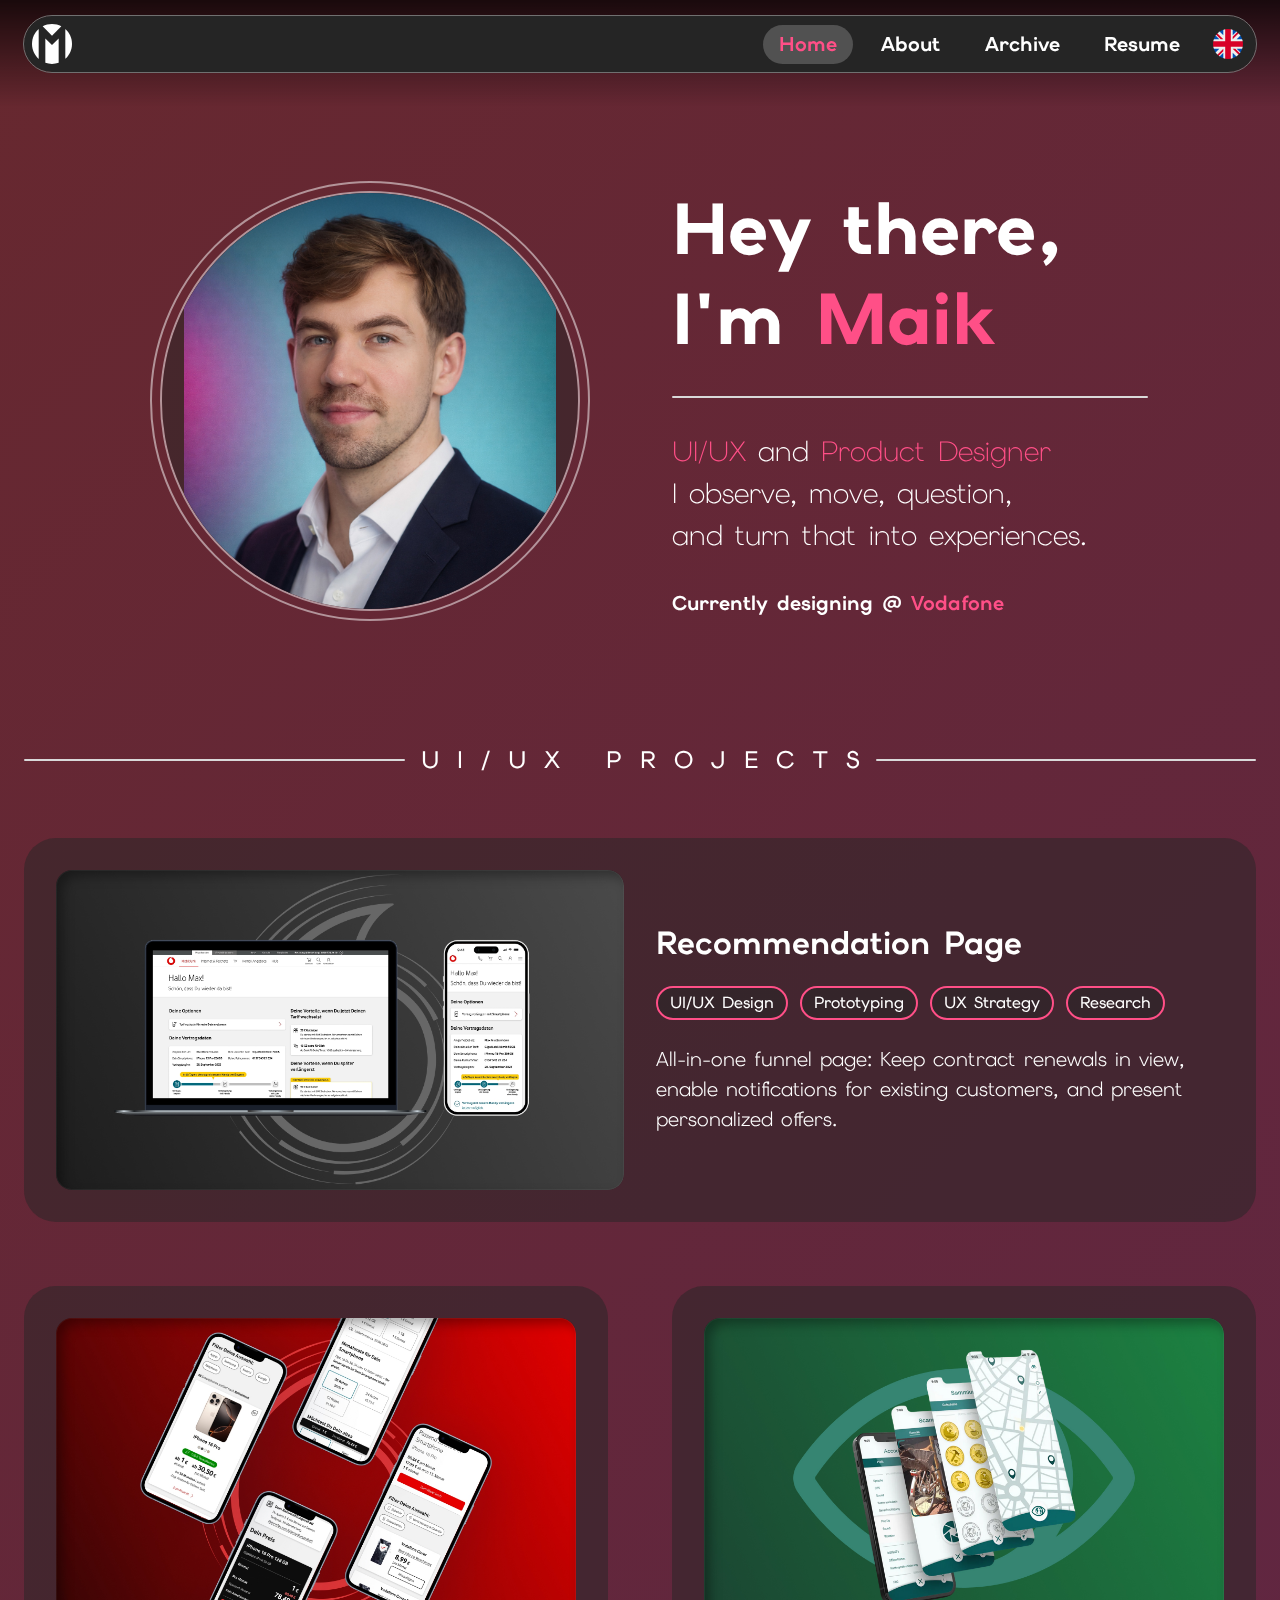
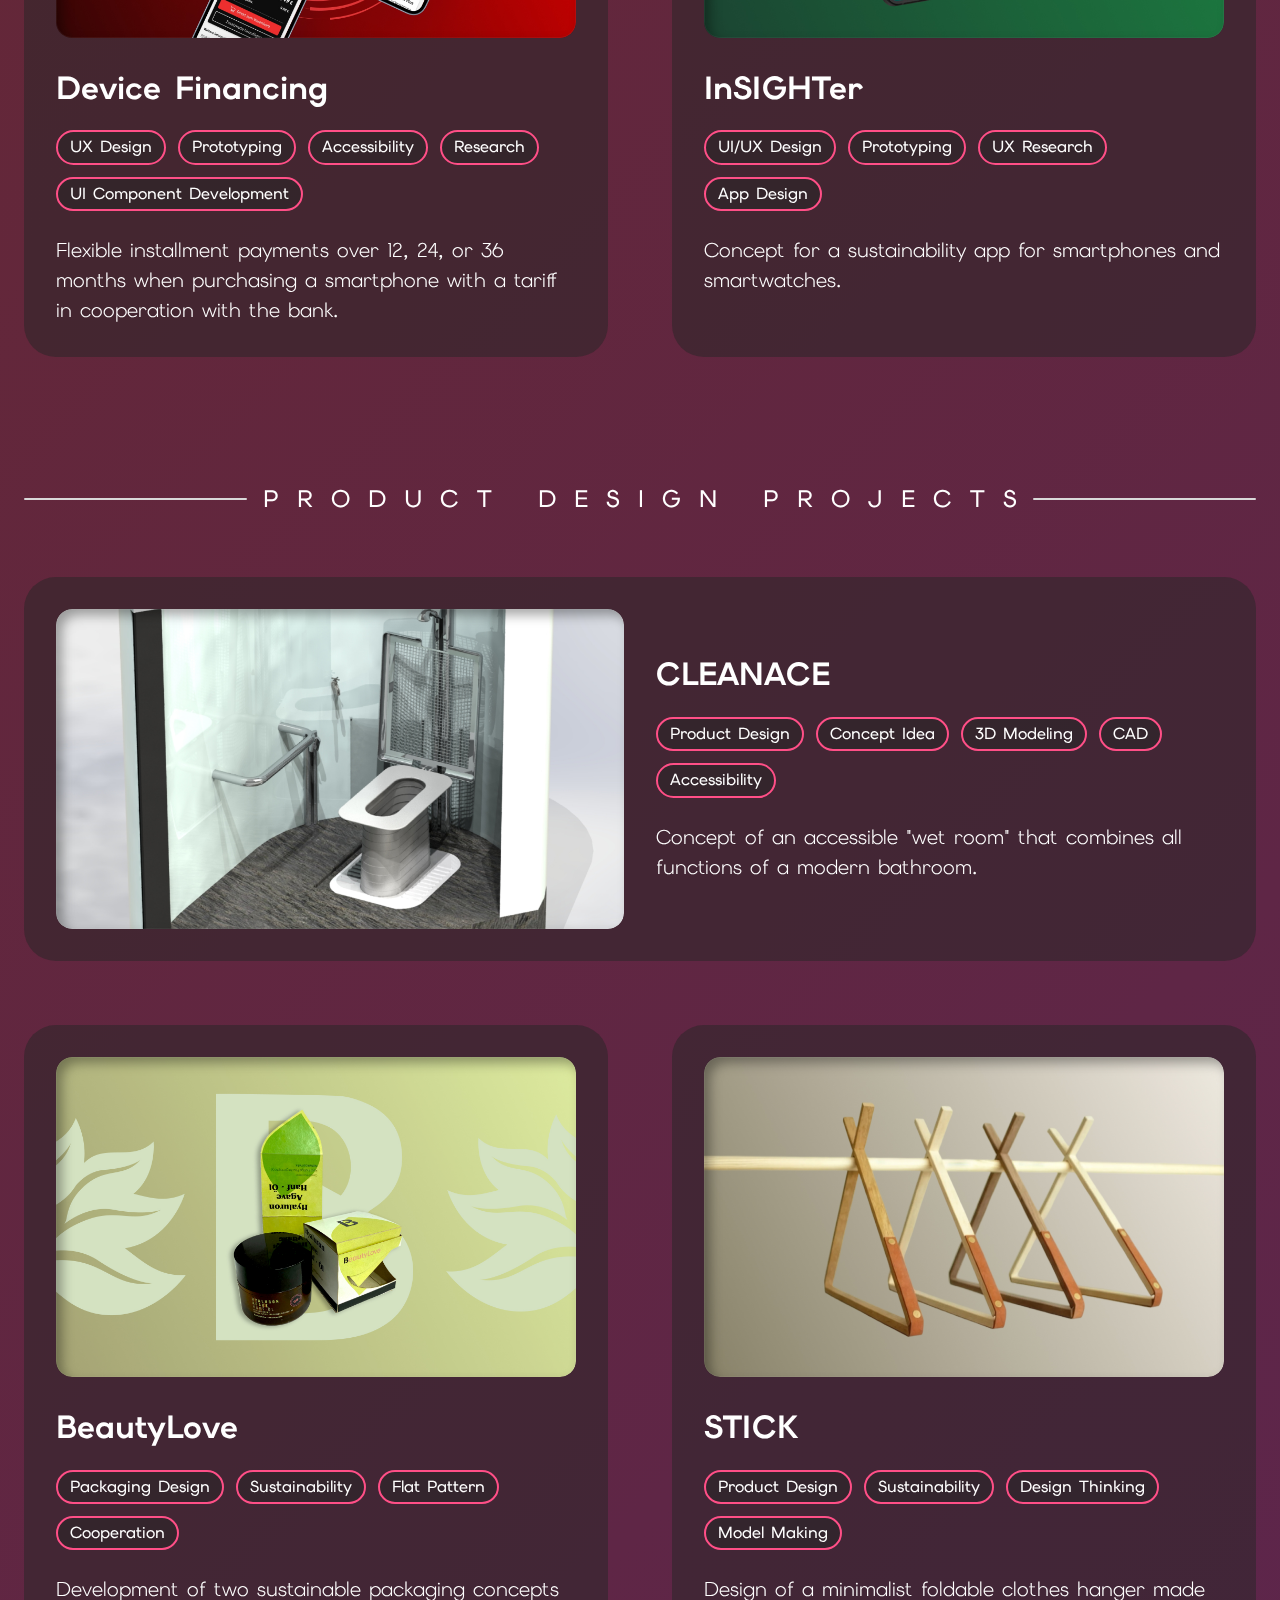
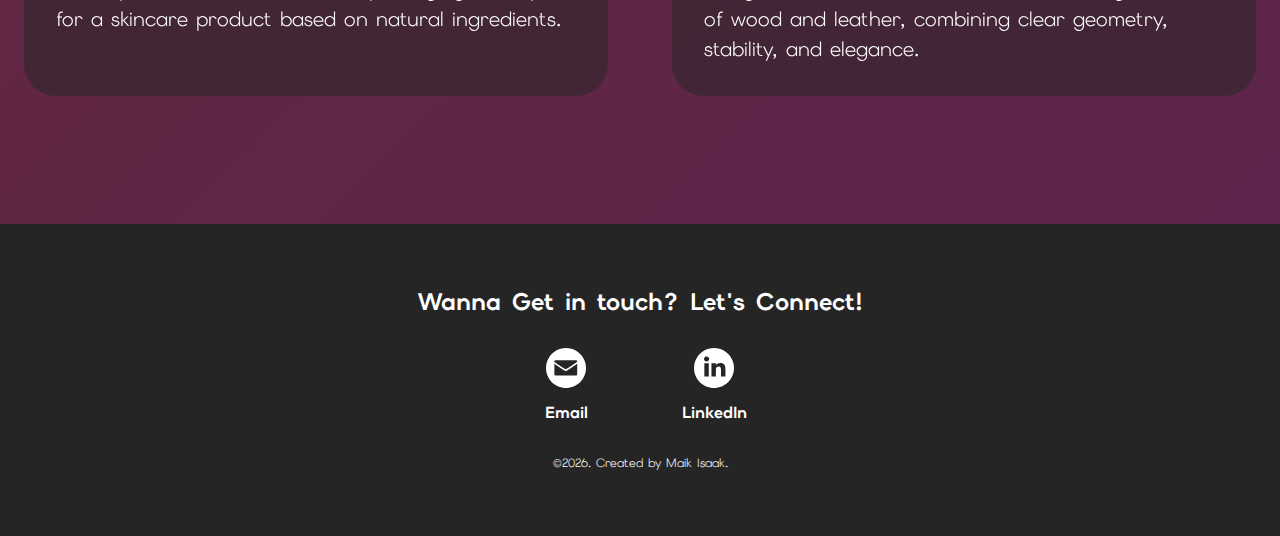
<file: index.html>
<!DOCTYPE html>
<html lang="en">

<head>
  <meta charset="UTF-8">
  <meta name="viewport" content="width=device-width, initial-scale=1.0">
  <title>Maik Isaak – Portfolio</title>
  <link rel="icon" type="image/png" href="favicon/favicon-96x96.png" sizes="96x96" />
  <link rel="icon" type="image/svg+xml" href="favicon/favicon.svg" />
  <link rel="shortcut icon" href="favicon/favicon.ico" />
  <link rel="apple-touch-icon" sizes="180x180" href="favicon/apple-touch-icon.png" />
  <meta name="apple-mobile-web-app-title" content="MyWebSite" />
  <link rel="manifest" href="favicon/site.webmanifest" />
  <link rel="preconnect" href="https://fonts.googleapis.com">
  <link rel="preconnect" href="https://fonts.gstatic.com" crossorigin>
  <link href="https://fonts.googleapis.com/css2?family=Elms+Sans:ital,wght@0,100..900;1,100..900&display=swap"
    rel="stylesheet">
  <link rel="stylesheet" href="css/normalize.css">
  <link rel="stylesheet" href="css/styles.css">
</head>

<body>
  <div id="stars-layer"></div>
    <header>
      <nav class="navbar">
        <a href="index.html" class="logo" aria-label="Startseite">
          <svg xmlns="http://www.w3.org/2000/svg" alt="Maik Isaak Logo" viewBox="0 0 24 24">
            <path class="color-1" d="M20,3.07v17.85c2.45-2.2,4-5.38,4-8.93s-1.55-6.73-4-8.93Z" />
            <path class="color-1" d="M4,3.07C1.55,5.27,0,8.45,0,12s1.55,6.73,4,8.93V3.07Z" />
            <path class="color-2" d="M16,8.64l-4,4-4-4v14.66c1.25.44,2.6.7,4,.7s2.75-.25,4-.7v-14.66Z" />
            <path class="color-2" d="M12,6.99l5.6-5.6c-1.67-.88-3.58-1.39-5.6-1.39s-3.93.51-5.6,1.39l5.6,5.6Z" />
          </svg>
        </a>
        <ul>
          <li class="navigation-item active"><a href="#home">Home</a></li>
          <li class="navigation-item"><a href="html/about.html">About</a></li>
          <li class="navigation-item"><a href="html/archive.html">Archiv</a></li>
          <li class="navigation-item"><a class="resume-link" href="img/resume/Resume_Maik_Isaak.pdf" target="_blank" rel="noopener noreferrer">Lebenslauf</a></li>
          <li class="language-item" id="language-switcher">
            <button class="language-button" aria-haspopup="true" aria-expanded="false" aria-label="Sprache auswählen">
              <svg viewBox="0 0 48 48" xmlns="http://www.w3.org/2000/svg">
                <mask id="a-current" height="36" maskUnits="userSpaceOnUse" width="36" x="6" y="6">
                  <path d="m24 42c9.9411 0 18-8.0589 18-18s-8.0589-18-18-18-18 8.0589-18 18 8.0589 18 18 18z"
                    fill="#fff" />
                </mask>
                <g mask="url(#a-current)">
                  <path
                    d="m6 6 .5625 1.54688-.5625 1.61718v1.61714l2.25 3.7969-2.25 3.7969v2.25l2.25 3.375-2.25 3.375v2.25l2.25 3.7969-2.25 3.7969v4.7812l1.54688-.5625 1.61718.5625h1.61714l3.7969-2.25 3.7969 2.25h2.25l3.375-2.25 3.375 2.25h2.25l3.7969-2.25 3.7969 2.25h4.7812l-.5625-1.5469.5625-1.6172v-1.6171l-2.25-3.7969 2.25-3.7969v-2.25l-2.25-3.375 2.25-3.375v-2.25l-2.25-3.7969 2.25-3.7969v-4.7812l-1.5469.5625-1.6172-.5625h-1.6171l-3.7969 2.25-3.7969-2.25h-2.25l-3.375 2.25-3.375-2.25h-2.25l-3.7969 2.25-3.7969-2.25z"
                    fill="#eee" />
                  <path
                    d="m29.625 6v7.5938l7.5938-7.5938zm12.375 4.7812-7.5938 7.5938h7.5938zm-36 7.5938h7.5938l-7.5938-7.5938zm4.7812-12.375 7.5938 7.5938v-7.5938zm7.5938 36v-7.5938l-7.5938 7.5938zm-12.375-4.7812 7.5938-7.5938h-7.5938zm36-7.5938h-7.5938l7.5938 7.5938zm-4.7812 12.375-7.5938-7.5938v7.5938z"
                    fill="#0052b4" />
                  <path
                    d="m6 6v3.16406l9.2109 9.21094h3.1641zm14.625 0v14.625h-14.625v6.75h14.625v14.625h6.75v-14.625h14.625v-6.75h-14.625v-14.625zm18.2109 0-9.2109 9.2109v3.1641l12.375-12.375zm-20.4609 23.625-12.375 12.375h3.16406l9.21094-9.2109zm11.25 0 12.375 12.375v-3.1641l-9.2109-9.2109z"
                    fill="#d80027" />
                </g>
              </svg>
            </button>
            <div class="language-dropdown" role="menu">
              <button class="language-option active" data-lang="en" role="menuitemradio" aria-checked="true">
                <svg viewBox="0 0 48 48" xmlns="http://www.w3.org/2000/svg">
                  <mask id="a-desktop-en" height="36" maskUnits="userSpaceOnUse" width="36" x="6" y="6">
                  <path d="m24 42c9.9411 0 18-8.0589 18-18s-8.0589-18-18-18-18 8.0589-18 18 8.0589 18 18 18z"
                    fill="#fff" />
                </mask>
                  <g mask="url(#a-desktop-en)">
                  <path
                    d="m6 6 .5625 1.54688-.5625 1.61718v1.61714l2.25 3.7969-2.25 3.7969v2.25l2.25 3.375-2.25 3.375v2.25l2.25 3.7969-2.25 3.7969v4.7812l1.54688-.5625 1.61718.5625h1.61714l3.7969-2.25 3.7969 2.25h2.25l3.375-2.25 3.375 2.25h2.25l3.7969-2.25 3.7969 2.25h4.7812l-.5625-1.5469.5625-1.6172v-1.6171l-2.25-3.7969 2.25-3.7969v-2.25l-2.25-3.375 2.25-3.375v-2.25l-2.25-3.7969 2.25-3.7969v-4.7812l-1.5469.5625-1.6172-.5625h-1.6171l-3.7969 2.25-3.7969-2.25h-2.25l-3.375 2.25-3.375-2.25h-2.25l-3.7969 2.25-3.7969-2.25z"
                    fill="#eee" />
                  <path
                    d="m29.625 6v7.5938l7.5938-7.5938zm12.375 4.7812-7.5938 7.5938h7.5938zm-36 7.5938h7.5938l-7.5938-7.5938zm4.7812-12.375 7.5938 7.5938v-7.5938zm7.5938 36v-7.5938l-7.5938 7.5938zm-12.375-4.7812 7.5938-7.5938h-7.5938zm36-7.5938h-7.5938l7.5938 7.5938zm-4.7812 12.375-7.5938-7.5938v7.5938z"
                    fill="#0052b4" />
                  <path
                    d="m6 6v3.16406l9.2109 9.21094h3.1641zm14.625 0v14.625h-14.625v6.75h14.625v14.625h6.75v-14.625h14.625v-6.75h-14.625v-14.625zm18.2109 0-9.2109 9.2109v3.1641l12.375-12.375zm-20.4609 23.625-12.375 12.375h3.16406l9.21094-9.2109zm11.25 0 12.375 12.375v-3.1641l-9.2109-9.2109z"
                    fill="#d80027" />
                </g>
              </svg>
                <span>English</span>
              </button>
              <button class="language-option" data-lang="de" role="menuitemradio" aria-checked="false">
                <svg viewBox="0 0 48 48" fill="none" xmlns="http://www.w3.org/2000/svg">
                  <mask id="mask0_307_1346" style="mask-type:luminance" maskUnits="userSpaceOnUse" x="6" y="6"
                    width="36" height="36">
                    <path
                      d="M24 42C33.9411 42 42 33.9411 42 24C42 14.0589 33.9411 6 24 6C14.0589 6 6 14.0589 6 24C6 33.9411 14.0589 42 24 42Z"
                      fill="white" />
                  </mask>
                  <g mask="url(#mask0_307_1346)">
                    <path d="M6 30.2578L24.0492 28.4648L42 30.2578V42H6V30.2578Z" fill="#FFDA44" />
                    <path d="M6 17.7422L23.9297 16.125L42 17.7422V30.2578H6V17.7422Z" fill="#D80027" />
                    <path d="M6 6H42V17.7422H6V6Z" fill="#333333" />
                  </g>
                </svg>
                <span>Deutsch</span>
              </button>
            </div>
          </li>
          <li class="mobile-menu-item" id="mobile-menu">
            <button class="mobile-menu-button" aria-haspopup="true" aria-expanded="false" aria-label="Open menu">
              <svg class="mobile-menu-icon mobile-menu-icon--burger" viewBox="0 0 24 24" xmlns="http://www.w3.org/2000/svg" aria-hidden="true">
                <path d="M4 7h16M4 12h16M4 17h16" stroke="currentColor" stroke-width="2" stroke-linecap="round" />
              </svg>
              <svg class="mobile-menu-icon mobile-menu-icon--close" viewBox="0 0 24 24" xmlns="http://www.w3.org/2000/svg" aria-hidden="true">
                <path d="M6 6l12 12M18 6L6 18" stroke="currentColor" stroke-width="2" stroke-linecap="round" />
              </svg>
            </button>
            <div class="mobile-menu-dropdown" role="menu">
              <a class="mobile-navigation-link active" href="#home">Home</a>
              <a class="mobile-navigation-link" href="html/about.html">About</a>
              <a class="mobile-navigation-link" href="html/archive.html">Archiv</a>
              <a class="mobile-navigation-link resume-link" href="img/resume/Resume_Maik_Isaak.pdf" target="_blank" rel="noopener noreferrer">Lebenslauf</a>
              <div class="mobile-language-group">
                <span class="mobile-language-label"><span class="mobile-language-label-text">Sprache</span></span>
                <div class="mobile-language-options">
                  <button class="mobile-language-option active" data-lang="en" type="button">
                    <svg viewBox="0 0 48 48" xmlns="http://www.w3.org/2000/svg">
                      <mask id="a-mobile" height="36" maskUnits="userSpaceOnUse" width="36" x="6" y="6">
                        <path d="m24 42c9.9411 0 18-8.0589 18-18s-8.0589-18-18-18-18 8.0589-18 18 8.0589 18 18 18z"
                          fill="#fff" />
                      </mask>
                      <g mask="url(#a-mobile)">
                        <path
                          d="m6 6 .5625 1.54688-.5625 1.61718v1.61714l2.25 3.7969-2.25 3.7969v2.25l2.25 3.375-2.25 3.375v2.25l2.25 3.7969-2.25 3.7969v4.7812l1.54688-.5625 1.61718.5625h1.61714l3.7969-2.25 3.7969 2.25h2.25l3.375-2.25 3.375 2.25h2.25l3.7969-2.25 3.7969 2.25h4.7812l-.5625-1.5469.5625-1.6172v-1.6171l-2.25-3.7969 2.25-3.7969v-2.25l-2.25-3.375 2.25-3.375v-2.25l-2.25-3.7969 2.25-3.7969v-4.7812l-1.5469.5625-1.6172-.5625h-1.6171l-3.7969 2.25-3.7969-2.25h-2.25l-3.375 2.25-3.375-2.25h-2.25l-3.7969 2.25-3.7969-2.25z"
                          fill="#eee" />
                        <path
                          d="m29.625 6v7.5938l7.5938-7.5938zm12.375 4.7812-7.5938 7.5938h7.5938zm-36 7.5938h7.5938l-7.5938-7.5938zm4.7812-12.375 7.5938 7.5938v-7.5938zm7.5938 36v-7.5938l-7.5938 7.5938zm-12.375-4.7812 7.5938-7.5938h-7.5938zm36-7.5938h-7.5938l7.5938 7.5938zm-4.7812 12.375-7.5938-7.5938v7.5938z"
                          fill="#0052b4" />
                        <path
                          d="m6 6v3.16406l9.2109 9.21094h3.1641zm14.625 0v14.625h-14.625v6.75h14.625v14.625h6.75v-14.625h14.625v-6.75h-14.625v-14.625zm18.2109 0-9.2109 9.2109v3.1641l12.375-12.375zm-20.4609 23.625-12.375 12.375h3.16406l9.21094-9.2109zm11.25 0 12.375 12.375v-3.1641l-9.2109-9.2109z"
                          fill="#d80027" />
                      </g>
                    </svg>
                    <span>English</span>
                  </button>
                  <button class="mobile-language-option" data-lang="de" type="button">
                    <svg viewBox="0 0 48 48" fill="none" xmlns="http://www.w3.org/2000/svg">
                      <mask id="mask0_307_1346_mobile" style="mask-type:luminance" maskUnits="userSpaceOnUse" x="6" y="6"
                        width="36" height="36">
                        <path
                          d="M24 42C33.9411 42 42 33.9411 42 24C42 14.0589 33.9411 6 24 6C14.0589 6 6 14.0589 6 24C6 33.9411 14.0589 42 24 42Z"
                          fill="white" />
                      </mask>
                      <g mask="url(#mask0_307_1346_mobile)">
                        <path d="M6 30.2578L24.0492 28.4648L42 30.2578V42H6V30.2578Z" fill="#FFDA44" />
                        <path d="M6 17.7422L23.9297 16.125L42 17.7422V30.2578H6V17.7422Z" fill="#D80027" />
                        <path d="M6 6H42V17.7422H6V6Z" fill="#333333" />
                      </g>
                    </svg>
                    <span>Deutsch</span>
                  </button>
                </div>
              </div>
            </div>
          </li>
        </ul>
      </nav>
    </header>
    <div class="shadow-bar"></div>
    <main>
      <section class="intro">
        <div class="profile-image">
          <div class="profile-image-inner">
           <img src="img/homepage/Maik_Isaak.jpg" alt="Profilbild von Maik Isaak">
          </div>
        </div>
        <div class="intro-text">
            <h1>Hey there,<br>I'm <span class="highlight">Maik</span></h1>
            <span class="divider"></span>
          <p class="subline"><span class="highlight">UI/UX</span> und <span class="highlight">Product Designer</span><br>Ich beobachte, bewege, hinterfrage<br>und gestalte daraus Erlebnisse.</p>
          <p class="third-line">Aktuell am Gestalten @ <span class="highlight">Vodafone</span></p>
        </div>
      </section>
      <section>
         <h2 class="h2-section">
          <span class="title-text">
            UI/UX-Projekte
          </span>
        </h2>
        <a href="html/recommendation-page.html" class="projectcard projectcard--full">
          <div class="project-image">
            <img src="img/recommendation-page/project-card-6.jpg" alt="Projekt: Recommendation Page">
          </div>
          <div class="projectcard-content">
            <h3>Recommendation Page</h3>
            <ul class="tags">
              <li class="tag">UI/UX-Design</li>
              <li class="tag">Prototyping</li>
              <li class="tag">UX-Strategy</li>
              <li class="tag">Research</li>
            </ul>
            <p>
              All-in-One Funnelpage: Vertragsverlängerungen
              im Überblick behalten, Benachrichtigen für Bestandskunden ermöglichen und Angebote personalisiert
              präsentieren.
            </p>
          </div>
        </a>

        <a href="html/device-financing.html" class="projectcard projectcard--half">
          <div class="project-image">
            <img src="img/device-financing/project-card-5.jpg" alt="Projekt: Device Financing">
          </div>
          <div class="projectcard-content">
            <h3>Device Financing</h3>
            <ul class="tags">
              <li class="tag">UX-Design</li>
              <li class="tag">Prototyping</li>
              <li class="tag">Accessibility</li>
              <li class="tag">Research</li>
              <li class="tag">UI-Komponentenentwicklung</li>
            </ul>
            <p>
              Flexible Ratenzahlungen über 12, 24 oder 36 Monate beim Kauf eines Smartphones mit Tarif in Kooperation
              mit der Bank.
            </p>
          </div>
        </a>

        <a href="html/insighter.html" class="projectcard projectcard--half">
          <div class="project-image">
            <img src="img/insighter/project-card-4.jpg" alt="Projekt: InSIGHTer">
          </div>
          <div class="projectcard-content">
            <h3>InSIGHTer</h3>
            <ul class="tags">
              <li class="tag">UI/UX-Design</li>
              <li class="tag">Prototyping</li>
              <li class="tag">UX-Research</li>
              <li class="tag">App Design</li>
            </ul>
            <p>
              Konzept einer Nachhaltigkeits-App für Smartphones und Smartwatches.
            </p>
          </div>
        </a>
      </section>
      <section>
        <h2 class="h2-section">
          <span class="title-text">
            Produktdesign-Projekte
          </span>
        </h2>

        <a href="html/cleanace.html" class="projectcard projectcard--full">
          <div class="project-image">
            <img src="img/cleanace/project-card-3.jpg" alt="Projekt: CLEANACE">
          </div>
          <div class="projectcard-content">
            <h3>CLEANACE</h3>
            <ul class="tags">
              <li class="tag">Produktdesign</li>
              <li class="tag">Konzeptidee</li>
              <li class="tag">3D-Modelling</li>
              <li class="tag">CAD</li>
              <li class="tag">Barrierefreiheit</li>
            </ul>
            <p>
              Konzept einer barrierefreien „Nasszelle“, die alle Funktionen eines modernen Badezimmers vereint.
            </p>
          </div>
        </a>

        <a href="html/beautylove.html" class="projectcard projectcard--half">
          <div class="project-image">
            <img src="img/beauty-love/project-card-2.jpg" alt="Projekt: BeautyLove">
          </div>
          <div class="projectcard-content">
            <h3>BeautyLove</h3>
            <ul class="tags">
              <li class="tag">Verpackungsdesign</li>
              <li class="tag">Nachhaltigkeit</li>
              <li class="tag">Abwicklung</li>
              <li class="tag">Kooperation</li>
            </ul>
            <p>
              Entwicklung von zwei nachhaltigen Verpackungskonzepte für ein Hautpflegeprodukt auf Basis natürlicher
              Inhaltsstoffe.
            </p>
          </div>
        </a>

        <a href="html/stick.html" class="projectcard projectcard--half">
          <div class="project-image">
            <img src="img/stick/project-card-1.jpg" alt="Projekt: STICK">
          </div>
          <div class="projectcard-content">
            <h3>STICK</h3>
            <ul class="tags">
              <li class="tag">Produktdesign</li>
              <li class="tag">Nachhaltigkeit</li>
              <li class="tag">Design-Thinking</li>
              <li class="tag">Modellbau</li>
            </ul>
            <p>
              Entwurf eines minimalistischen faltbaren Kleiderbügels aus Holz und Leder, der durch klare Geometrie,
              Stabilität und Eleganz verbindet.
            </p>
          </div>
        </a>
      </section>
    </main>
  <footer>
    <div class="footer-content">
      <h2 class="h2-footer">Wanna Get in touch? Let’s Connect!</h2>
      <nav>
        <ul>
          <li>
            <a href="mailto:maik.isaak94@gmail.com" class="footer-icon">
              <svg xmlns="http://www.w3.org/2000/svg" alt="Linkedin-Icon" viewBox="0 0 48 48">
              <path class="color-2"
                d="M48 24C48 10.7452 37.2548 0 24 0C10.7452 0 0 10.7452 0 24C0 37.2548 10.7452 48 24 48C37.2548 48 48 37.2548 48 24Z" />
              <path class="color-1"
                d="M24 0C37.2548 0 48 10.7452 48 24C48 37.2548 37.2548 48 24 48C10.7452 48 0 37.2548 0 24C0 10.7452 10.7452 0 24 0ZM37.4561 18.8096C37.4561 18.8096 24.9778 27.4101 23.7627 27.8574C22.5696 27.4314 10.0273 18.8096 10.0273 18.8096V31.001C10.0274 32.6937 10.3914 33.0322 12.085 33.0322H35.3994C37.1331 33.0322 37.456 32.7348 37.4561 31.001V18.8096ZM12.085 14.7461C10.3638 14.7461 10.0273 15.2752 10.0273 16.5078L10.0479 16.6973C10.0479 16.6973 22.4386 25.1215 23.7627 25.582C25.1598 25.047 37.3913 16.5528 37.4561 16.5078L37.4365 16.4199C37.4365 15.1868 37.0722 14.7462 35.3994 14.7461H12.085Z" />
             </svg>
            <span class="contact-email-label">Email</span>
            </a>
          </li>
          <li>
           <a href="https://www.linkedin.com/in/maikisaak" target="_blank" class="footer-icon">
              <svg xmlns="http://www.w3.org/2000/svg" alt="Email-Icon" viewBox="0 0 48 48">
               <path class="color-2"
                d="M48 24C48 10.7452 37.2548 0 24 0C10.7452 0 0 10.7452 0 24C0 37.2548 10.7452 48 24 48C37.2548 48 48 37.2548 48 24Z" />
               <path class="color-1"
                d="M24 0C37.2548 0 48 10.7452 48 24C48 37.2548 37.2548 48 24 48C10.7452 48 0 37.2548 0 24C0 10.7452 10.7452 0 24 0ZM12.4238 34.2861H17.7256V18.2197H12.4238V34.2861ZM31.6172 17.8975C28.8609 17.8975 27.1526 19.1492 26.2627 20.2812V18.2197H20.9609V34.2861H26.2627C26.2627 34.2861 26.2627 29.2278 26.2627 26.0654C26.2627 24.1674 26.9105 22.261 29.4961 22.2607C32.4184 22.2607 32.4014 24.7445 32.3877 26.6689C32.3699 29.1843 32.4121 31.7522 32.4121 34.2861H37.7148V25.8066C37.6699 20.3924 36.2586 17.8975 31.6172 17.8975ZM15.1016 10.2861C13.3886 10.2862 12 11.5845 12 13.1865C12 14.7886 13.3886 16.0878 15.1016 16.0879C16.8145 16.0879 18.2031 14.7886 18.2031 13.1865C18.2031 11.5845 16.8145 10.2861 15.1016 10.2861Z" />
             </svg>
            <span class="contact-linkedin-label">LinkedIn</span>
            </a>
         </li>
        </ul>
      </nav>
      <p>&copy;2026. Created by Maik Isaak.</p>
    </div>
  </footer>

</body>

<!-- Sterne Script -->

<script src="js/common-ui.js"></script>
<script>
const commonUi = window.initPortfolioCommonUi();
if (!commonUi) {
  throw new Error("Common UI initialization failed.");
}

const {
  switcher,
  languageButton,
  options,
  mobileMenu,
  mobileMenuButton,
  navLinks,
  mobileNavLinks,
  mobileLanguageLabelText,
  mobileLanguageOptions,
  updateResumeLinks,
} = commonUi;

const i18n = {
    en: {
      metaTitle: "Maik Isaak - Portfolio",
      logoAriaLabel: "Home",
      languageButtonAriaLabel: "Choose language",
      mobileMenuButtonAriaLabel: "Open menu",
      mobileLanguageLabel: "Language",
      nav: ["Home", "About", "Archive", "Resume"],
      introHeading: "Hey there,<br>I'm <span class=\"highlight\">Maik</span>",
      introSubline: "<span class=\"highlight\">UI/UX</span> and <span class=\"highlight\">Product Designer</span><br>I observe, move, question,<br>and turn that into experiences.",
      introThirdLine: "Currently designing @ <span class=\"highlight\">Vodafone</span>",
      sectionTitles: ["UI/UX Projects", "Product Design Projects"],
      sectionTitlesMobile: ["UI/UX Projects", "Product Design"],
      projects: [
        {
          title: "Recommendation Page",
          tags: ["UI/UX Design", "Prototyping", "UX Strategy", "Research"],
          description: "All-in-one funnel page: Keep contract renewals in view, enable notifications for existing customers, and present personalized offers.",
          imageAlt: "Project: Recommendation Page"
        },
        {
          title: "Device Financing",
          tags: ["UX Design", "Prototyping", "Accessibility", "Research", "UI Component Development"],
          description: "Flexible installment payments over 12, 24, or 36 months when purchasing a smartphone with a tariff in cooperation with the bank.",
          imageAlt: "Project: Device Financing"
        },
        {
          title: "InSIGHTer",
          tags: ["UI/UX Design", "Prototyping", "UX Research", "App Design"],
          description: "Concept for a sustainability app for smartphones and smartwatches.",
          imageAlt: "Project: InSIGHTer"
        },
        {
          title: "CLEANACE",
          tags: ["Product Design", "Concept Idea", "3D Modeling", "CAD", "Accessibility"],
          description: "Concept of an accessible \"wet room\" that combines all functions of a modern bathroom.",
          imageAlt: "Project: CLEANACE"
        },
        {
          title: "BeautyLove",
          tags: ["Packaging Design", "Sustainability", "Flat Pattern", "Cooperation"],
          description: "Development of two sustainable packaging concepts for a skincare product based on natural ingredients.",
          imageAlt: "Project: BeautyLove"
        },
        {
          title: "STICK",
          tags: ["Product Design", "Sustainability", "Design Thinking", "Model Making"],
          description: "Design of a minimalist foldable clothes hanger made of wood and leather, combining clear geometry, stability, and elegance.",
          imageAlt: "Project: STICK"
        }
      ],
      footerHeading: "Wanna Get in touch? Let's Connect!",
      footerEmailLabel: "Email",
      footerLinkedInLabel: "LinkedIn",
      footerCopyright: "&copy;2026. Created by Maik Isaak."
    },
    de: {
      metaTitle: "Maik Isaak - Portfolio",
      logoAriaLabel: "Startseite",
      languageButtonAriaLabel: "Sprache auswählen",
      mobileMenuButtonAriaLabel: "Menü öffnen",
      mobileLanguageLabel: "Sprache",
      nav: ["Home", "About", "Archiv", "Lebenslauf"],
      introHeading: "Hey there,<br>I'm <span class=\"highlight\">Maik</span>",
      introSubline: "<span class=\"highlight\">UI/UX-</span> und <span class=\"highlight\">Produktdesigner</span><br>Ich beobachte, bewege, hinterfrage<br>und gestalte daraus Erlebnisse.",
      introThirdLine: "Aktuell am Gestalten @ <span class=\"highlight\">Vodafone</span>",
      sectionTitles: ["UI/UX-Projekte", "Produktdesign-Projekte"],
      sectionTitlesMobile: ["UI/UX-Projekte", "Produktdesign"],
      projects: [
        {
          title: "Recommendation Page",
          tags: ["UI/UX-Design", "Prototyping", "UX-Strategie", "Research"],
          description: "All-in-One Funnelpage: Vertragsverlängerungen im Überblick behalten, Benachrichtigungen für Bestandskunden ermöglichen und Angebote personalisiert präsentieren.",
          imageAlt: "Projekt: Recommendation Page"
        },
        {
          title: "Device Financing",
          tags: ["UX-Design", "Prototyping", "Barrierefreiheit", "Research", "UI-Komponentenentwicklung"],
          description: "Flexible Ratenzahlungen über 12, 24 oder 36 Monate beim Kauf eines Smartphones mit Tarif in Kooperation mit der Bank.",
          imageAlt: "Projekt: Device Financing"
        },
        {
          title: "InSIGHTer",
          tags: ["UI/UX-Design", "Prototyping", "UX-Research", "App-Design"],
          description: "Konzept einer Nachhaltigkeits-App für Smartphones und Smartwatches.",
          imageAlt: "Projekt: InSIGHTer"
        },
        {
          title: "CLEANACE",
          tags: ["Produktdesign", "Konzeptidee", "3D-Modelling", "CAD", "Barrierefreiheit"],
          description: "Konzept einer barrierefreien Nasszelle, die alle Funktionen eines modernen Badezimmers vereint.",
          imageAlt: "Projekt: CLEANACE"
        },
        {
          title: "BeautyLove",
          tags: ["Verpackungsdesign", "Nachhaltigkeit", "Abwicklung", "Kooperation"],
          description: "Entwicklung von zwei nachhaltigen Verpackungskonzepten für ein Hautpflegeprodukt auf Basis natürlicher Inhaltsstoffe.",
          imageAlt: "Projekt: BeautyLove"
        },
        {
          title: "STICK",
          tags: ["Produktdesign", "Nachhaltigkeit", "Design Thinking", "Modellbau"],
          description: "Entwurf eines minimalistischen faltbaren Kleiderbügels aus Holz und Leder, der klare Geometrie, Stabilität und Eleganz verbindet.",
          imageAlt: "Projekt: STICK"
        }
      ],
      footerHeading: "Wanna Get in touch? Let's Connect!",
      footerEmailLabel: "E-Mail",
      footerLinkedInLabel: "LinkedIn",
      footerCopyright: "&copy;2026. Created by Maik Isaak."
    }
  };

  function closeLanguageMenu() {
    switcher.classList.remove("open");
    languageButton.setAttribute("aria-expanded", "false");
  }

  function closeMobileMenu() {
    mobileMenu.classList.remove("open");
    mobileMenuButton.setAttribute("aria-expanded", "false");
  }

  function applyLanguage(lang) {
    const selectedLang = i18n[lang] ? lang : "en";
    const translations = i18n[selectedLang];

    document.documentElement.lang = selectedLang;
    document.title = translations.metaTitle;

    const logo = document.querySelector(".logo");
    const introHeading = document.querySelector(".intro-text h1");
    const introSubline = document.querySelector(".subline");
    const introThirdLine = document.querySelector(".third-line");
    const sectionTitles = document.querySelectorAll(".title-text");
    const sectionHeadings = document.querySelectorAll(".h2-section");
    const projectCards = document.querySelectorAll(".projectcard");
    const footerHeading = document.querySelector(".h2-footer");
    const emailLabel = document.querySelector(".contact-email-label");
    const linkedInLabel = document.querySelector(".contact-linkedin-label");
    const footerCopyright = document.querySelector(".footer-content > p");

    logo.setAttribute("aria-label", translations.logoAriaLabel);
    languageButton.setAttribute("aria-label", translations.languageButtonAriaLabel);
    mobileMenuButton.setAttribute("aria-label", translations.mobileMenuButtonAriaLabel);
    mobileLanguageLabelText.textContent = translations.mobileLanguageLabel;

    navLinks.forEach((link, index) => {
      link.textContent = translations.nav[index];
    });
    mobileNavLinks.forEach((link, index) => {
      link.textContent = translations.nav[index];
    });

      updateResumeLinks(selectedLang);

    introHeading.innerHTML = translations.introHeading;
    introSubline.innerHTML = translations.introSubline;
    introThirdLine.innerHTML = translations.introThirdLine;

    const isMobileViewport = window.matchMedia("(max-width: 639px)").matches;
    const currentSectionTitles = isMobileViewport && translations.sectionTitlesMobile
      ? translations.sectionTitlesMobile
      : translations.sectionTitles;

    sectionTitles.forEach((title, index) => {
      title.textContent = currentSectionTitles[index] || translations.sectionTitles[index];
    });

    sectionHeadings.forEach((heading, index) => {
      heading.setAttribute("aria-label", translations.sectionTitles[index]);
    });

    projectCards.forEach((card, index) => {
      const project = translations.projects[index];
      const cardTitle = card.querySelector("h3");
      const cardTags = card.querySelectorAll(".tag");
      const cardDescription = card.querySelector(".projectcard-content p");
      const cardImage = card.querySelector(".project-image img");

      cardTitle.textContent = project.title;
      cardTags.forEach((tag, tagIndex) => {
        tag.textContent = project.tags[tagIndex];
      });
      cardDescription.textContent = project.description;
      cardImage.setAttribute("alt", project.imageAlt);
    });

    footerHeading.textContent = translations.footerHeading;
    emailLabel.textContent = translations.footerEmailLabel;
    linkedInLabel.textContent = translations.footerLinkedInLabel;
    footerCopyright.innerHTML = translations.footerCopyright;

    options.forEach((option) => {
      const isActive = option.dataset.lang === selectedLang;
      option.classList.toggle("active", isActive);
      option.setAttribute("aria-checked", isActive ? "true" : "false");
    });
    mobileLanguageOptions.forEach((option) => {
      option.classList.toggle("active", option.dataset.lang === selectedLang);
    });

    const activeOption = switcher.querySelector(`.language-option[data-lang=""]`);
    const newSvg = activeOption.querySelector("svg").cloneNode(true);
    languageButton.innerHTML = "";
    languageButton.appendChild(newSvg);

    localStorage.setItem("preferredLanguage", selectedLang);
  }

  languageButton.addEventListener("click", (e) => {
    e.stopPropagation();
    const willOpen = !switcher.classList.contains("open");
    switcher.classList.toggle("open");
    languageButton.setAttribute("aria-expanded", willOpen ? "true" : "false");
    closeMobileMenu();
  });

  document.addEventListener("click", () => {
    closeLanguageMenu();
    closeMobileMenu();
  });

  options.forEach((option) => {
    option.addEventListener("click", () => {
      applyLanguage(option.dataset.lang);
      closeLanguageMenu();
    });
  });

  mobileMenuButton.addEventListener("click", (e) => {
    e.stopPropagation();
    const willOpen = !mobileMenu.classList.contains("open");
    mobileMenu.classList.toggle("open");
    mobileMenuButton.setAttribute("aria-expanded", willOpen ? "true" : "false");
    closeLanguageMenu();
  });

  mobileNavLinks.forEach((link) => {
    link.addEventListener("click", () => {
      closeMobileMenu();
    });
  });

  mobileLanguageOptions.forEach((option) => {
    option.addEventListener("click", () => {
      applyLanguage(option.dataset.lang);
      closeMobileMenu();
    });
  });

  const savedLanguage = localStorage.getItem("preferredLanguage");
  const browserLanguage = (navigator.language || "en").slice(0, 2).toLowerCase();
  const initialLanguage = i18n[savedLanguage] ? savedLanguage : (i18n[browserLanguage] ? browserLanguage : "en");
  applyLanguage(initialLanguage);

  window.addEventListener("resize", () => {
    applyLanguage(document.documentElement.lang || "en");
  });
</script>

</html>
</file>
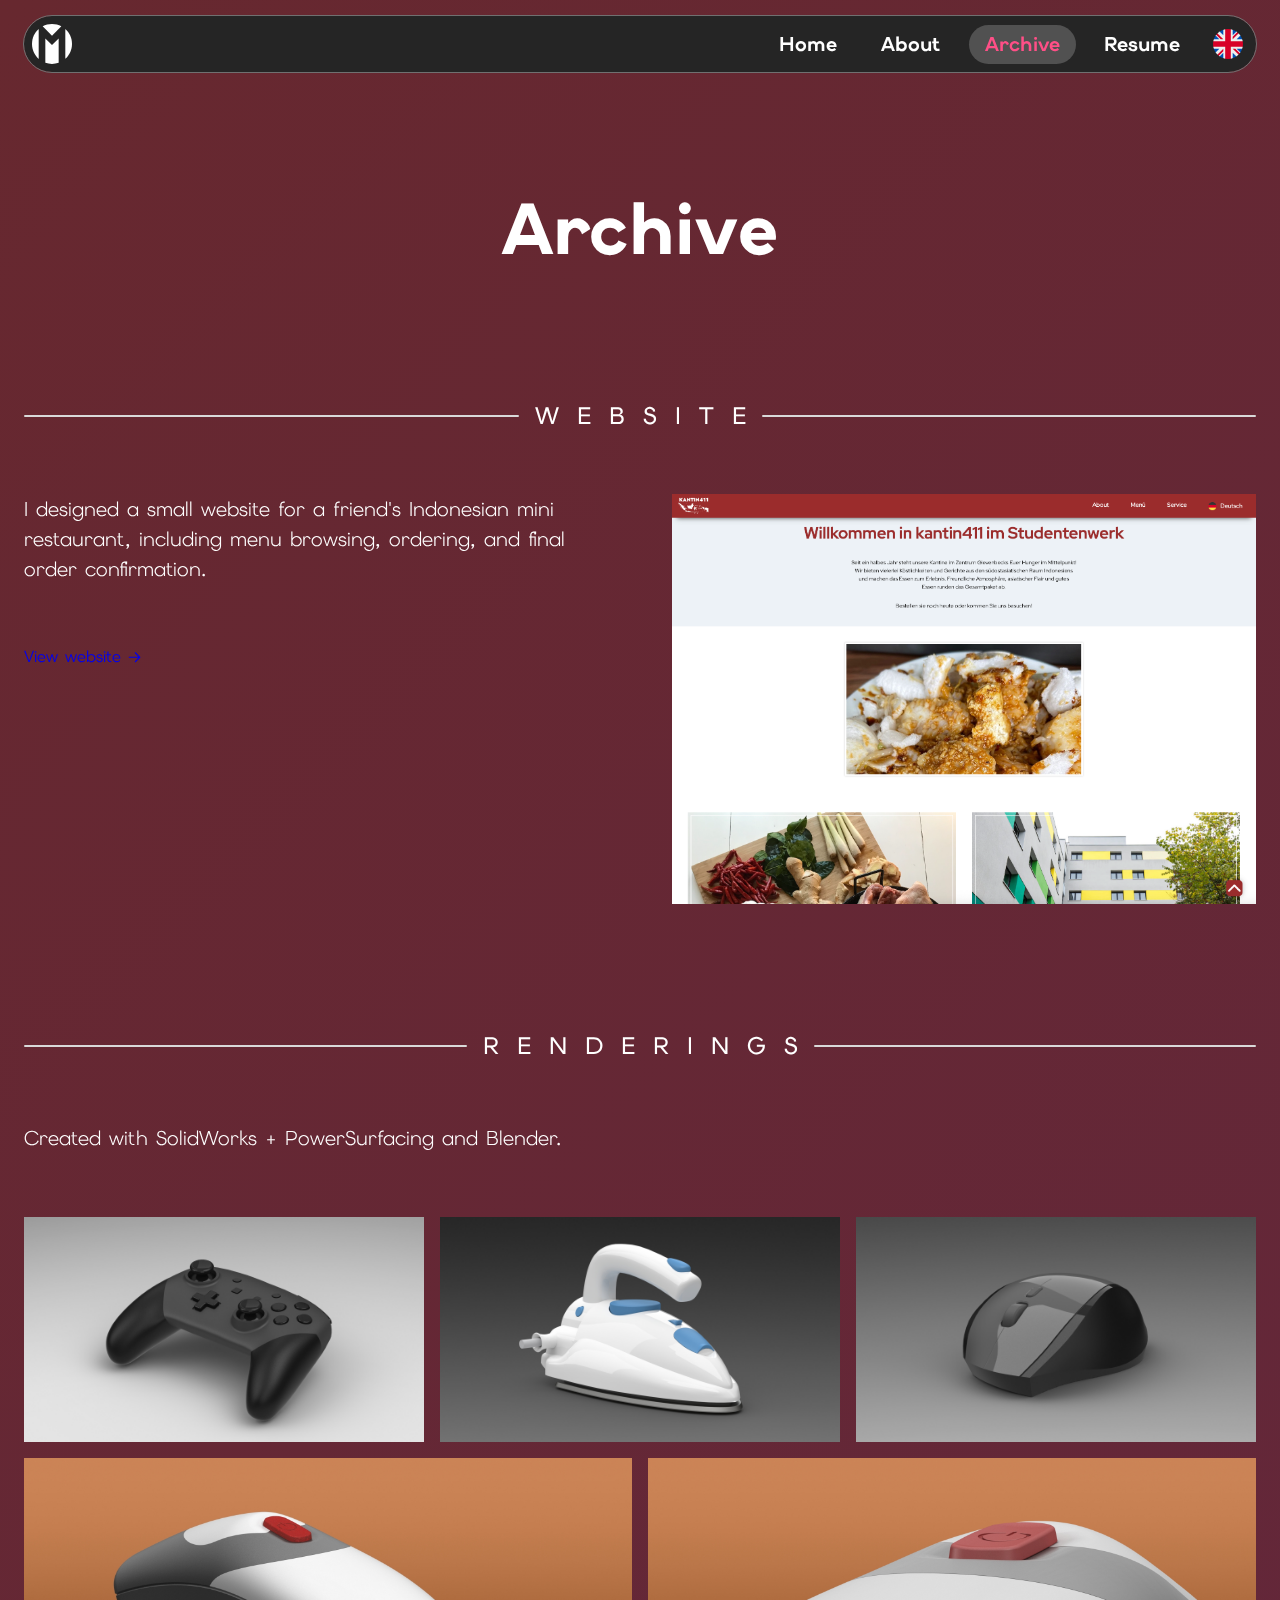
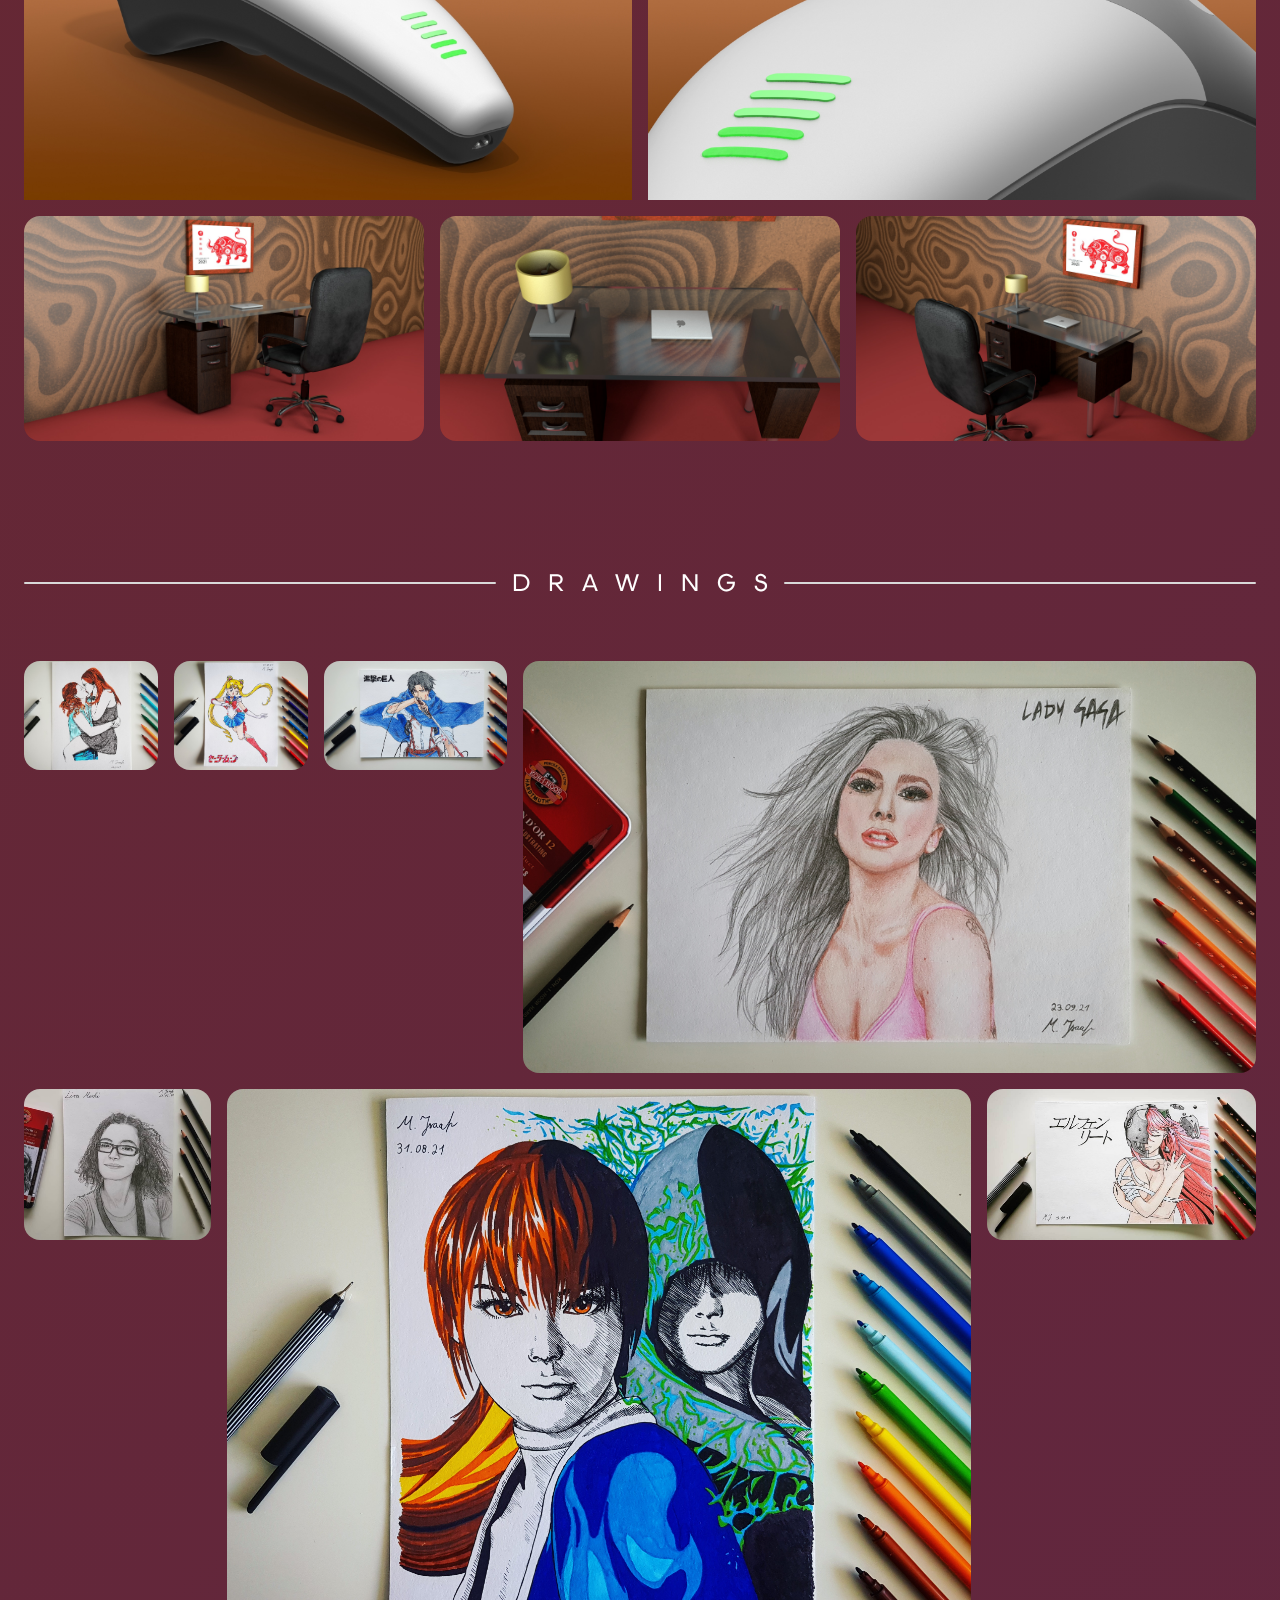
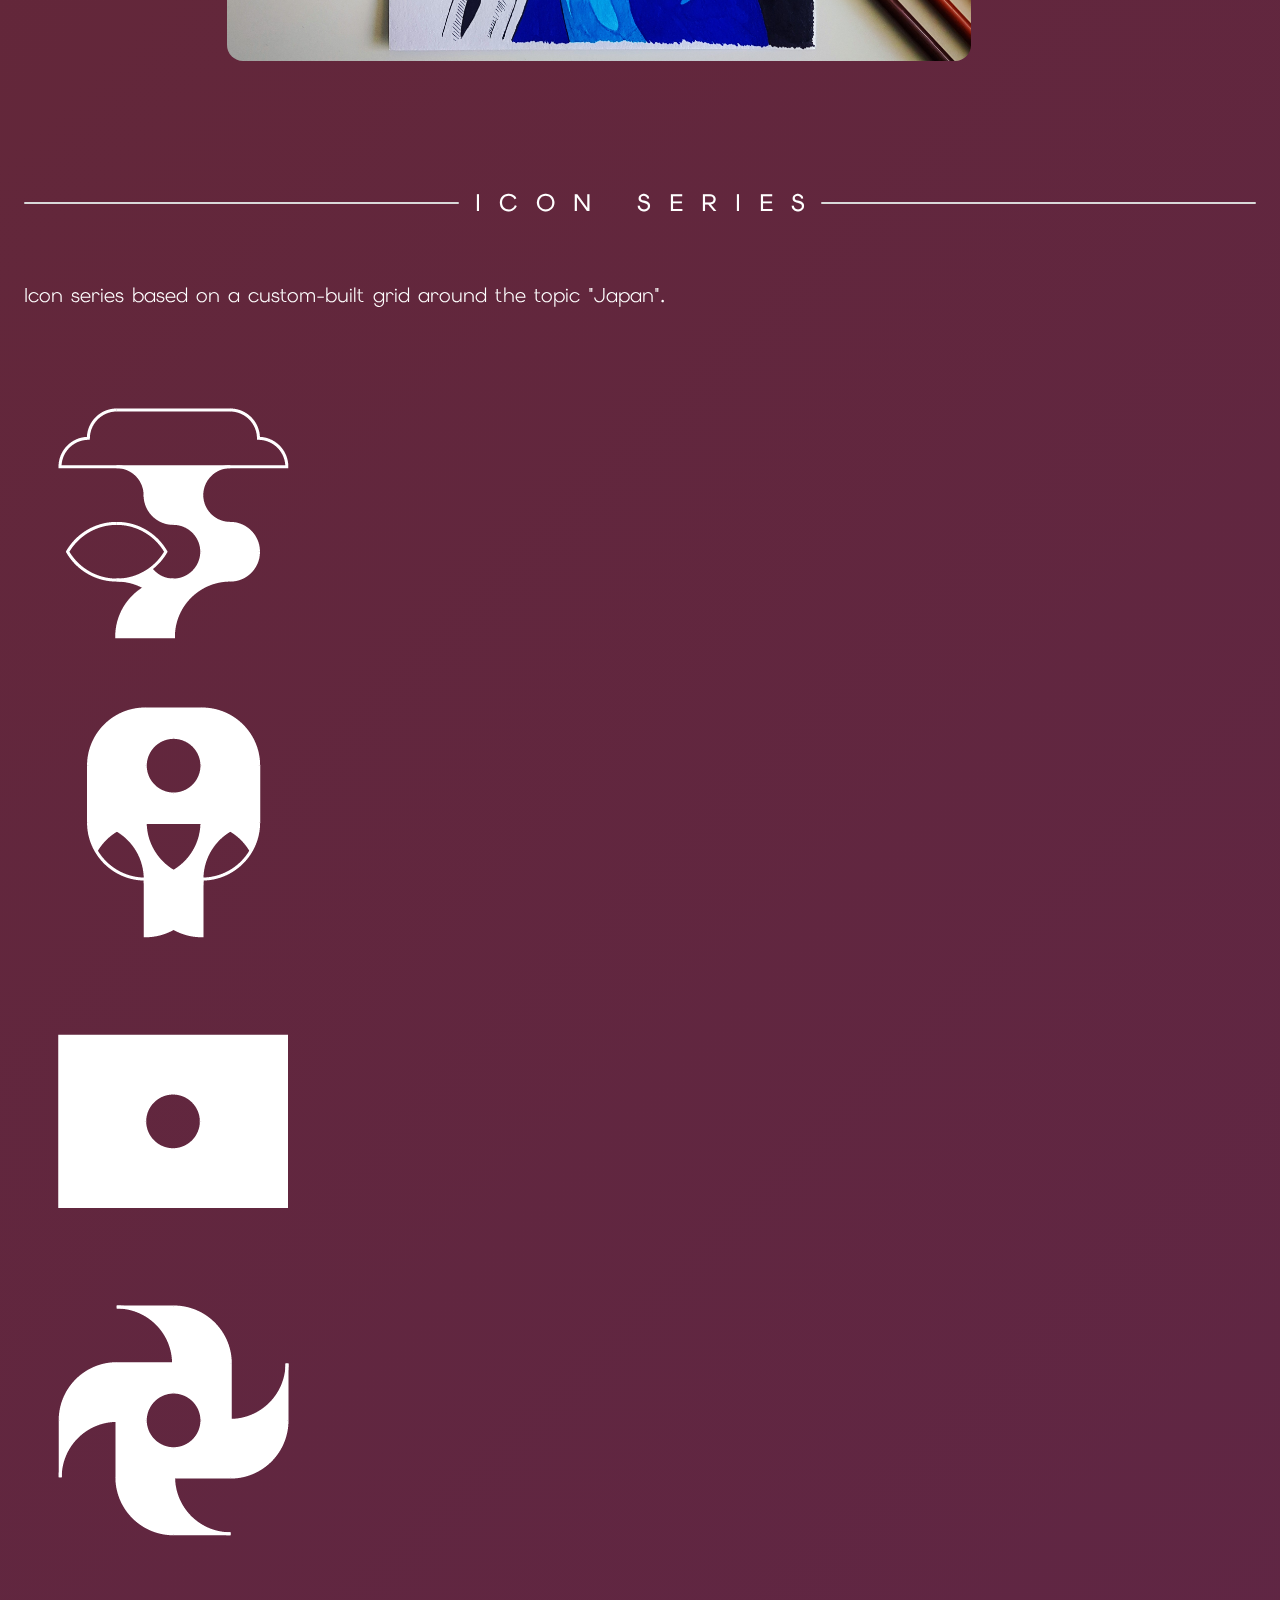
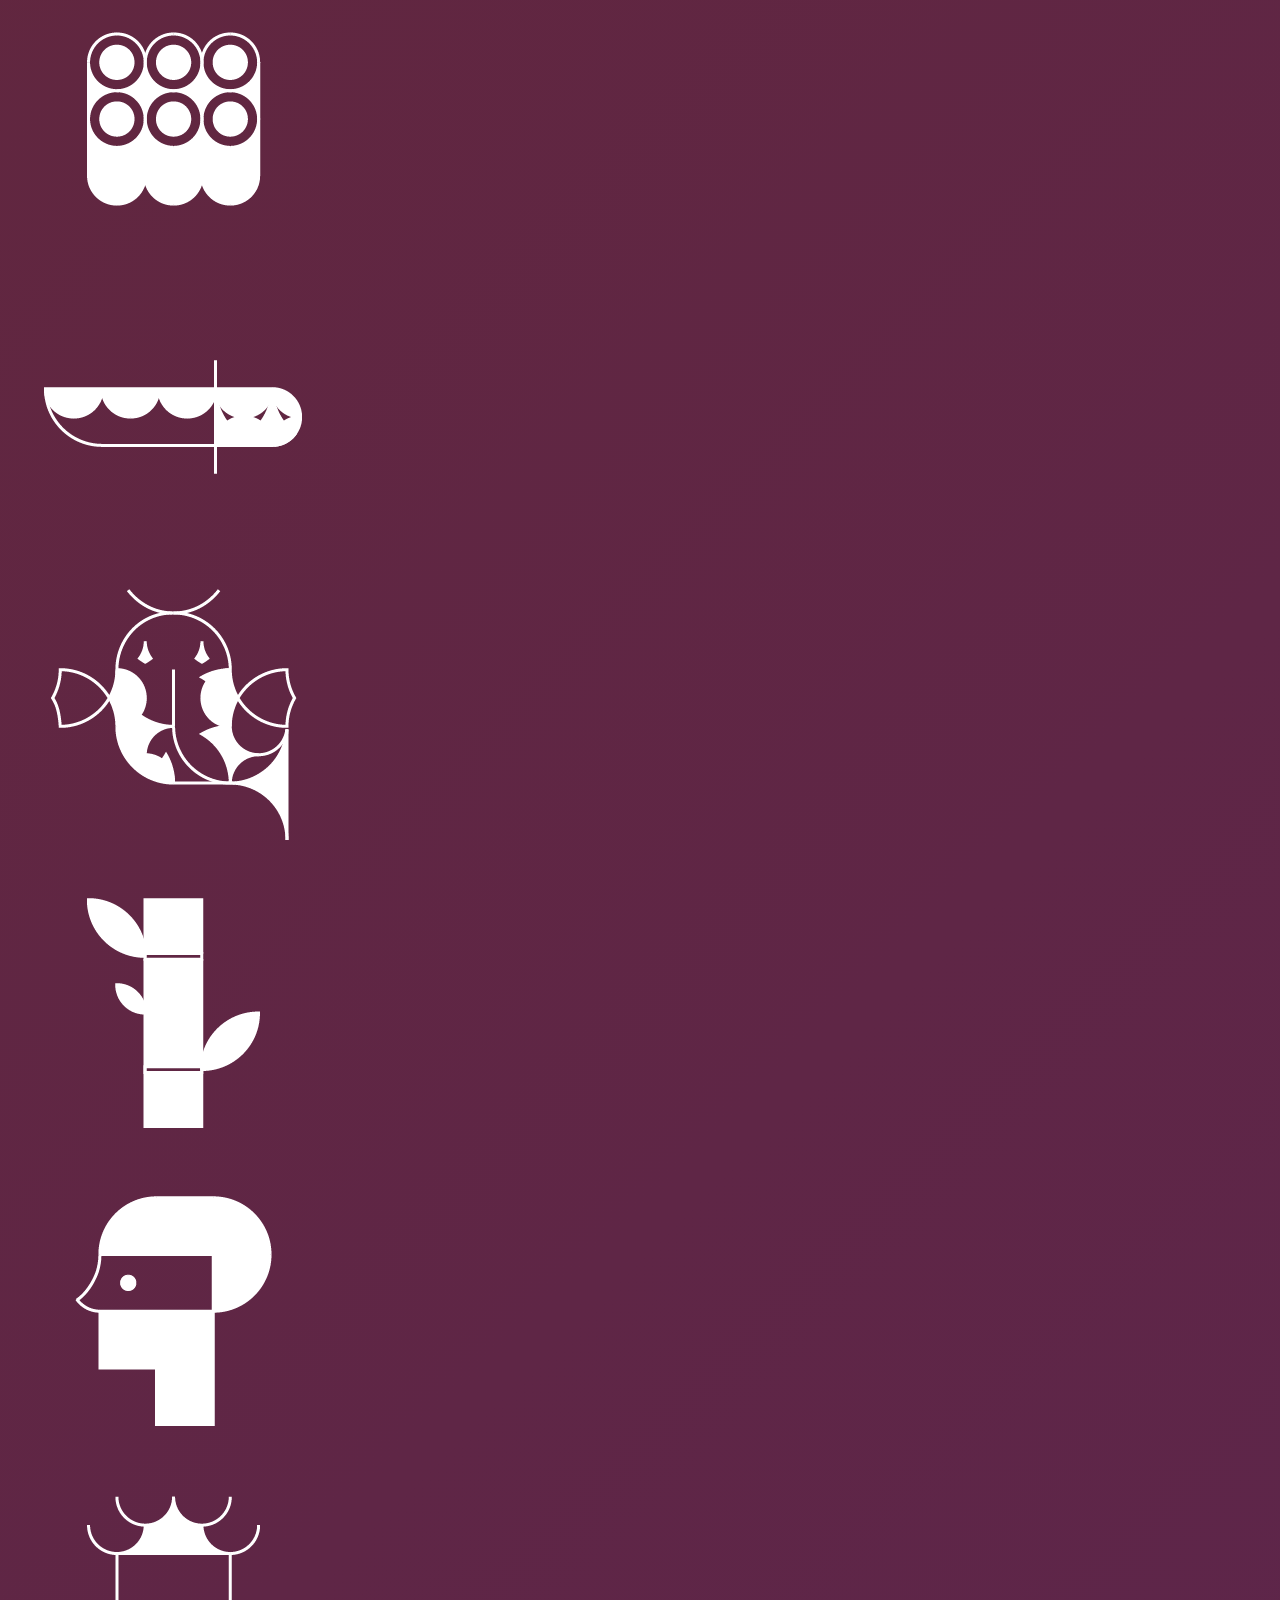
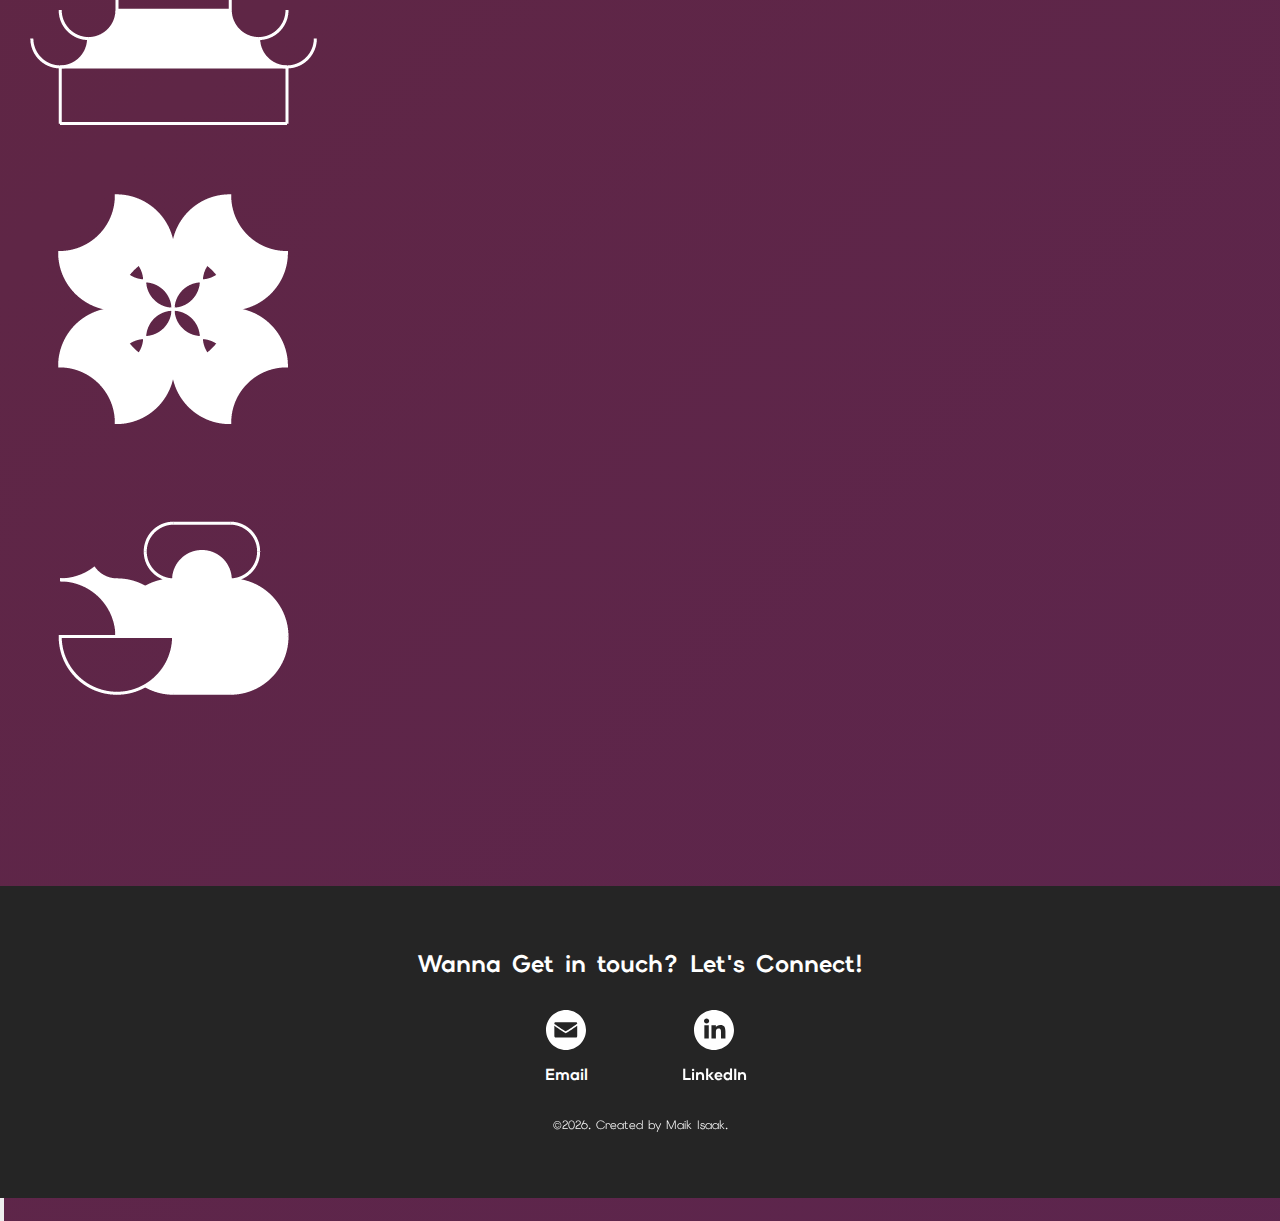
<file: html/archive.html>
<!DOCTYPE html>
<html lang="en">

<head>
  <meta charset="UTF-8">
  <meta name="viewport" content="width=device-width, initial-scale=1.0">
  <title>Archive – Maik Isaak</title>
  <link rel="icon" type="image/png" href="../favicon/favicon-96x96.png" sizes="96x96" />
  <link rel="icon" type="image/svg+xml" href="../favicon/favicon.svg" />
  <link rel="shortcut icon" href="../favicon/favicon.ico" />
  <link rel="apple-touch-icon" sizes="180x180" href="../favicon/apple-touch-icon.png" />
  <meta name="apple-mobile-web-app-title" content="MyWebSite" />
  <link rel="manifest" href="../favicon/site.webmanifest" />
  <link rel="preconnect" href="https://fonts.googleapis.com">
  <link rel="preconnect" href="https://fonts.gstatic.com" crossorigin>
  <link href="https://fonts.googleapis.com/css2?family=Elms+Sans:ital,wght@0,100..900;1,100..900&display=swap"
    rel="stylesheet">
  <link rel="stylesheet" href="../css/normalize.css">
  <link rel="stylesheet" href="../css/styles.css">
</head>

<body class="archive-page">
  <div id="stars-layer"></div>
  <header>
    <nav class="navbar">
      <a href="../index.html" class="logo" aria-label="Home">
        <svg xmlns="http://www.w3.org/2000/svg" alt="Maik Isaak Logo" viewBox="0 0 24 24">
          <path class="color-1" d="M20,3.07v17.85c2.45-2.2,4-5.38,4-8.93s-1.55-6.73-4-8.93Z" />
          <path class="color-1" d="M4,3.07C1.55,5.27,0,8.45,0,12s1.55,6.73,4,8.93V3.07Z" />
          <path class="color-2" d="M16,8.64l-4,4-4-4v14.66c1.25.44,2.6.7,4,.7s2.75-.25,4-.7v-14.66Z" />
          <path class="color-2" d="M12,6.99l5.6-5.6c-1.67-.88-3.58-1.39-5.6-1.39s-3.93.51-5.6,1.39l5.6,5.6Z" />
        </svg>
      </a>
      <ul>
        <li class="navigation-item"><a href="../index.html">Home</a></li>
        <li class="navigation-item"><a href="about.html">About</a></li>
        <li class="navigation-item active"><a href="archive.html">Archiv</a></li>
        <li class="navigation-item"><a class="resume-link" href="../img/resume/Resume_Maik_Isaak.pdf" target="_blank" rel="noopener noreferrer">Lebenslauf</a></li>
        <li class="language-item" id="language-switcher">
          <button class="language-button" aria-haspopup="true" aria-expanded="false" aria-label="Sprache auswählen">
            <svg viewBox="0 0 48 48" xmlns="http://www.w3.org/2000/svg">
              <mask id="a-current" height="36" maskUnits="userSpaceOnUse" width="36" x="6" y="6">
                <path d="m24 42c9.9411 0 18-8.0589 18-18s-8.0589-18-18-18-18 8.0589-18 18 8.0589 18 18 18z"
                  fill="#fff" />
              </mask>
              <g mask="url(#a-current)">
                <path
                  d="m6 6 .5625 1.54688-.5625 1.61718v1.61714l2.25 3.7969-2.25 3.7969v2.25l2.25 3.375-2.25 3.375v2.25l2.25 3.7969-2.25 3.7969v4.7812l1.54688-.5625 1.61718.5625h1.61714l3.7969-2.25 3.7969 2.25h2.25l3.375-2.25 3.375 2.25h2.25l3.7969-2.25 3.7969 2.25h4.7812l-.5625-1.5469.5625-1.6172v-1.6171l-2.25-3.7969 2.25-3.7969v-2.25l-2.25-3.375 2.25-3.375v-2.25l-2.25-3.7969 2.25-3.7969v-4.7812l-1.5469.5625-1.6172-.5625h-1.6171l-3.7969 2.25-3.7969-2.25h-2.25l-3.375 2.25-3.375-2.25h-2.25l-3.7969 2.25-3.7969-2.25z"
                  fill="#eee" />
                <path
                  d="m29.625 6v7.5938l7.5938-7.5938zm12.375 4.7812-7.5938 7.5938h7.5938zm-36 7.5938h7.5938l-7.5938-7.5938zm4.7812-12.375 7.5938 7.5938v-7.5938zm7.5938 36v-7.5938l-7.5938 7.5938zm-12.375-4.7812 7.5938-7.5938h-7.5938zm36-7.5938h-7.5938l7.5938 7.5938zm-4.7812 12.375-7.5938-7.5938v7.5938z"
                  fill="#0052b4" />
                <path
                  d="m6 6v3.16406l9.2109 9.21094h3.1641zm14.625 0v14.625h-14.625v6.75h14.625v14.625h6.75v-14.625h14.625v-6.75h-14.625v-14.625zm18.2109 0-9.2109 9.2109v3.1641l12.375-12.375zm-20.4609 23.625-12.375 12.375h3.16406l9.21094-9.2109zm11.25 0 12.375 12.375v-3.1641l-9.2109-9.2109z"
                  fill="#d80027" />
              </g>
            </svg>
          </button>
          <div class="language-dropdown" role="menu">
            <button class="language-option active" data-lang="en" role="menuitemradio" aria-checked="true">
              <svg viewBox="0 0 48 48" xmlns="http://www.w3.org/2000/svg">
                <mask id="a-desktop-en" height="36" maskUnits="userSpaceOnUse" width="36" x="6" y="6">
                  <path d="m24 42c9.9411 0 18-8.0589 18-18s-8.0589-18-18-18-18 8.0589-18 18 8.0589 18 18 18z"
                    fill="#fff" />
                </mask>
                <g mask="url(#a-desktop-en)">
                  <path
                    d="m6 6 .5625 1.54688-.5625 1.61718v1.61714l2.25 3.7969-2.25 3.7969v2.25l2.25 3.375-2.25 3.375v2.25l2.25 3.7969-2.25 3.7969v4.7812l1.54688-.5625 1.61718.5625h1.61714l3.7969-2.25 3.7969 2.25h2.25l3.375-2.25 3.375 2.25h2.25l3.7969-2.25 3.7969 2.25h4.7812l-.5625-1.5469.5625-1.6172v-1.6171l-2.25-3.7969 2.25-3.7969v-2.25l-2.25-3.375 2.25-3.375v-2.25l-2.25-3.7969 2.25-3.7969v-4.7812l-1.5469.5625-1.6172-.5625h-1.6171l-3.7969 2.25-3.7969-2.25h-2.25l-3.375 2.25-3.375-2.25h-2.25l-3.7969 2.25-3.7969-2.25z"
                    fill="#eee" />
                  <path
                    d="m29.625 6v7.5938l7.5938-7.5938zm12.375 4.7812-7.5938 7.5938h7.5938zm-36 7.5938h7.5938l-7.5938-7.5938zm4.7812-12.375 7.5938 7.5938v-7.5938zm7.5938 36v-7.5938l-7.5938 7.5938zm-12.375-4.7812 7.5938-7.5938h-7.5938zm36-7.5938h-7.5938l7.5938 7.5938zm-4.7812 12.375-7.5938-7.5938v7.5938z"
                    fill="#0052b4" />
                  <path
                    d="m6 6v3.16406l9.2109 9.21094h3.1641zm14.625 0v14.625h-14.625v6.75h14.625v14.625h6.75v-14.625h14.625v-6.75h-14.625v-14.625zm18.2109 0-9.2109 9.2109v3.1641l12.375-12.375zm-20.4609 23.625-12.375 12.375h3.16406l9.21094-9.2109zm11.25 0 12.375 12.375v-3.1641l-9.2109-9.2109z"
                    fill="#d80027" />
                </g>
              </svg>
              <span>English</span>
            </button>
            <button class="language-option" data-lang="de" role="menuitemradio" aria-checked="false">
              <svg viewBox="0 0 48 48" fill="none" xmlns="http://www.w3.org/2000/svg">
                <mask id="mask0_307_1346" style="mask-type:luminance" maskUnits="userSpaceOnUse" x="6" y="6" width="36"
                  height="36">
                  <path
                    d="M24 42C33.9411 42 42 33.9411 42 24C42 14.0589 33.9411 6 24 6C14.0589 6 6 14.0589 6 24C6 33.9411 14.0589 42 24 42Z"
                    fill="white" />
                </mask>
                <g mask="url(#mask0_307_1346)">
                  <path d="M6 30.2578L24.0492 28.4648L42 30.2578V42H6V30.2578Z" fill="#FFDA44" />
                  <path d="M6 17.7422L23.9297 16.125L42 17.7422V30.2578H6V17.7422Z" fill="#D80027" />
                  <path d="M6 6H42V17.7422H6V6Z" fill="#333333" />
                </g>
              </svg>
              <span>Deutsch</span>
            </button>
          </div>
        </li>
        <li class="mobile-menu-item" id="mobile-menu">
          <button class="mobile-menu-button" aria-haspopup="true" aria-expanded="false" aria-label="Open menu">
            <svg class="mobile-menu-icon mobile-menu-icon--burger" viewBox="0 0 24 24"
              xmlns="http://www.w3.org/2000/svg" aria-hidden="true">
              <path d="M4 7h16M4 12h16M4 17h16" stroke="currentColor" stroke-width="2" stroke-linecap="round" />
            </svg>
            <svg class="mobile-menu-icon mobile-menu-icon--close" viewBox="0 0 24 24" xmlns="http://www.w3.org/2000/svg"
              aria-hidden="true">
              <path d="M6 6l12 12M18 6L6 18" stroke="currentColor" stroke-width="2" stroke-linecap="round" />
            </svg>
          </button>
          <div class="mobile-menu-dropdown" role="menu">
            <a class="mobile-navigation-link" href="../index.html">Home</a>
            <a class="mobile-navigation-link" href="about.html">About</a>
            <a class="mobile-navigation-link active" href="archive.html">Archiv</a>
            <a class="mobile-navigation-link resume-link" href="../img/resume/Resume_Maik_Isaak.pdf" target="_blank" rel="noopener noreferrer">Lebenslauf</a>
            <div class="mobile-language-group">
              <span class="mobile-language-label"><span class="mobile-language-label-text">Sprache</span></span>
              <div class="mobile-language-options">
                <button class="mobile-language-option active" data-lang="en" type="button">
                  <svg viewBox="0 0 48 48" xmlns="http://www.w3.org/2000/svg">
                    <mask id="a-mobile-about" height="36" maskUnits="userSpaceOnUse" width="36" x="6" y="6">
                      <path d="m24 42c9.9411 0 18-8.0589 18-18s-8.0589-18-18-18-18 8.0589-18 18 8.0589 18 18 18z"
                        fill="#fff" />
                    </mask>
                    <g mask="url(#a-mobile-about)">
                      <path
                        d="m6 6 .5625 1.54688-.5625 1.61718v1.61714l2.25 3.7969-2.25 3.7969v2.25l2.25 3.375-2.25 3.375v2.25l2.25 3.7969-2.25 3.7969v4.7812l1.54688-.5625 1.61718.5625h1.61714l3.7969-2.25 3.7969 2.25h2.25l3.375-2.25 3.375 2.25h2.25l3.7969-2.25 3.7969 2.25h4.7812l-.5625-1.5469.5625-1.6172v-1.6171l-2.25-3.7969 2.25-3.7969v-2.25l-2.25-3.375 2.25-3.375v-2.25l-2.25-3.7969 2.25-3.7969v-4.7812l-1.5469.5625-1.6172-.5625h-1.6171l-3.7969 2.25-3.7969-2.25h-2.25l-3.375 2.25-3.375-2.25h-2.25l-3.7969 2.25-3.7969-2.25z"
                        fill="#eee" />
                      <path
                        d="m29.625 6v7.5938l7.5938-7.5938zm12.375 4.7812-7.5938 7.5938h7.5938zm-36 7.5938h7.5938l-7.5938-7.5938zm4.7812-12.375 7.5938 7.5938v-7.5938zm7.5938 36v-7.5938l-7.5938 7.5938zm-12.375-4.7812 7.5938-7.5938h-7.5938zm36-7.5938h-7.5938l7.5938 7.5938zm-4.7812 12.375-7.5938-7.5938v7.5938z"
                        fill="#0052b4" />
                      <path
                        d="m6 6v3.16406l9.2109 9.21094h3.1641zm14.625 0v14.625h-14.625v6.75h14.625v14.625h6.75v-14.625h14.625v-6.75h-14.625v-14.625zm18.2109 0-9.2109 9.2109v3.1641l12.375-12.375zm-20.4609 23.625-12.375 12.375h3.16406l9.21094-9.2109zm11.25 0 12.375 12.375v-3.1641l-9.2109-9.2109z"
                        fill="#d80027" />
                    </g>
                  </svg>
                  <span>English</span>
                </button>
                <button class="mobile-language-option" data-lang="de" type="button">
                  <svg viewBox="0 0 48 48" fill="none" xmlns="http://www.w3.org/2000/svg">
                    <mask id="mask0_307_1346_mobile_about" style="mask-type:luminance" maskUnits="userSpaceOnUse" x="6"
                      y="6" width="36" height="36">
                      <path
                        d="M24 42C33.9411 42 42 33.9411 42 24C42 14.0589 33.9411 6 24 6C14.0589 6 6 14.0589 6 24C6 33.9411 14.0589 42 24 42Z"
                        fill="white" />
                    </mask>
                    <g mask="url(#mask0_307_1346_mobile_about)">
                      <path d="M6 30.2578L24.0492 28.4648L42 30.2578V42H6V30.2578Z" fill="#FFDA44" />
                      <path d="M6 17.7422L23.9297 16.125L42 17.7422V30.2578H6V17.7422Z" fill="#D80027" />
                      <path d="M6 6H42V17.7422H6V6Z" fill="#333333" />
                    </g>
                  </svg>
                  <span>Deutsch</span>
                </button>
              </div>
            </div>
          </div>
        </li>
      </ul>
    </nav>
  </header>

  <main>
    <section class="project-intro">
      <h1 id="archive-title">Archiv</h1>
    </section>
     <section>
      <h2 class="h2-section">
        <span class="title-text" id="section-website-title">Website</span>
      </h2>
      <div class="six-six-columns video-settings">
        <div class="project-section-aside project-section-aside--no-fill">
          <p id="section-website-text">
            Ich habe eine kleine Website für das indonesische Mini-Restaurant eines Freundes gestaltet – mit Menüdarstellung, Bestellfunktion und anschließender Bestellbestätigung.
          </p>
          <a id="section-website-cta" class="archive-website-cta" href="../html/kantin411/index.html" target="_blank" rel="noopener noreferrer">Website ansehen →</a>
        </div>
        <div class="image-gallery">
          <div class="first-row">
            <div>
              <img src="../img/archive/kantin411.png" alt="Screenshot der Startseite der Beispiel-Website für ein indonesisches Restaurant">
            </div>
          </div>
        </div>
      </div>
    </section>
    <section>
      <h2 class="h2-section">
        <span class="title-text" id="section-renderings-title">Renderings</span>
      </h2>
      <p id="section-renderings-text">
        Erstellt mit SolidWorks + PowerSurfacing sowie Blender.
      </p>
      <div class="image-gallery">
        <div class="first-row">
          <div><img src="../img/archive/Rendering_Controller.JPG" alt=""></div>
          <div><img src="../img/archive/Rendering_Iron.JPG" alt=""></div>
          <div><img src="../img/archive/Rendering_Mouse.JPG" alt=""></div>
        </div>
        <div class="second-row">
          <div><img src="../img/archive/Rendering_Shaver_Maik_Isaak.JPG" alt=""></div>
          <div><img src="../img/archive/Rendering_Shaver_02_Maik_Isaak.JPG" alt=""></div>
        </div>
        <div class="first-row">
          <div><img src="../img/archive/blender-1.jpg" alt=""></div>
          <div><img src="../img/archive/blender-2.jpg" alt=""></div>
          <div><img src="../img/archive/blender-3.jpg" alt=""></div>
        </div>
      </div>
    </section>
    <section>
      <h2 class="h2-section">
        <span class="title-text" id="section-drawings-title">Zeichnungen</span>
      </h2>
      <div class="image-gallery">
        <div class="first-row">
          <div><img src="../img/archive/drawing-01.jpg"></div>
          <div><img src="../img/archive/drawing-02.jpg"></div>
                   <div><img src="../img/archive/drawing-03.jpg"></div>
          <div><img src="../img/archive/drawing-04.jpg"></div>
        </div>
        <div class="first-row">
                    <div><img src="../img/archive/drawing-05.jpg"></div>
          <div><img src="../img/archive/drawing-06.jpg"></div>
          <div><img src="../img/archive/drawing-07.jpg"></div>
        </div>
      </div>
    </section>
    <section>
      <h2 class="h2-section">
        <span class="title-text" id="section-icons-title">Iconserie</span>
      </h2>
      <p id="section-icons-text">
        Iconserie auf Basis eines selbst entwickelten Rasters zum Thema „Japan“.
      </p>
      <div class="archive-icon-grid">
        <div class="archive-icon-grid-item"><img src="../img/archive/Iconreihe-01.png" alt="Icon 1"></div>
        <div class="archive-icon-grid-item"><img src="../img/archive/Iconreihe-02.png" alt="Icon 2"></div>
        <div class="archive-icon-grid-item"><img src="../img/archive/Iconreihe-03.png" alt="Icon 3"></div>
        <div class="archive-icon-grid-item"><img src="../img/archive/Iconreihe-04.png" alt="Icon 4"></div>
        <div class="archive-icon-grid-item"><img src="../img/archive/Iconreihe-05.png" alt="Icon 5"></div>
        <div class="archive-icon-grid-item"><img src="../img/archive/Iconreihe-06.png" alt="Icon 6"></div>
        <div class="archive-icon-grid-item"><img src="../img/archive/Iconreihe-07.png" alt="Icon 7"></div>
        <div class="archive-icon-grid-item"><img src="../img/archive/Iconreihe-08.png" alt="Icon 8"></div>
        <div class="archive-icon-grid-item"><img src="../img/archive/Iconreihe-09.png" alt="Icon 9"></div>
        <div class="archive-icon-grid-item"><img src="../img/archive/Iconreihe-10.png" alt="Icon 10"></div>
        <div class="archive-icon-grid-item"><img src="../img/archive/Iconreihe-11.png" alt="Icon 11"></div>
        <div class="archive-icon-grid-item"><img src="../img/archive/Iconreihe-12.png" alt="Icon 12"></div>
      </div>
    </section>
  </main>

  <footer>
    <div class="footer-content">
      <h2 class="h2-footer">Wanna Get in touch? Let's Connect!</h2>
      <nav>
        <ul>
          <li>
            <a href="mailto:maik.isaak94@gmail.com" class="footer-icon">
              <svg xmlns="http://www.w3.org/2000/svg" alt="Linkedin-Icon" viewBox="0 0 48 48">
                <path class="color-2"
                  d="M48 24C48 10.7452 37.2548 0 24 0C10.7452 0 0 10.7452 0 24C0 37.2548 10.7452 48 24 48C37.2548 48 48 37.2548 48 24Z" />
                <path class="color-1"
                  d="M24 0C37.2548 0 48 10.7452 48 24C48 37.2548 37.2548 48 24 48C10.7452 48 0 37.2548 0 24C0 10.7452 10.7452 0 24 0ZM37.4561 18.8096C37.4561 18.8096 24.9778 27.4101 23.7627 27.8574C22.5696 27.4314 10.0273 18.8096 10.0273 18.8096V31.001C10.0274 32.6937 10.3914 33.0322 12.085 33.0322H35.3994C37.1331 33.0322 37.456 32.7348 37.4561 31.001V18.8096ZM12.085 14.7461C10.3638 14.7461 10.0273 15.2752 10.0273 16.5078L10.0479 16.6973C10.0479 16.6973 22.4386 25.1215 23.7627 25.582C25.1598 25.047 37.3913 16.5528 37.4561 16.5078L37.4365 16.4199C37.4365 15.1868 37.0722 14.7462 35.3994 14.7461H12.085Z" />
              </svg>
              <span>Email</span>
            </a>
          </li>
          <li>
            <a href="https://www.linkedin.com/in/maikisaak" target="_blank" class="footer-icon">
              <svg xmlns="http://www.w3.org/2000/svg" alt="Email-Icon" viewBox="0 0 48 48">
                <path class="color-2"
                  d="M48 24C48 10.7452 37.2548 0 24 0C10.7452 0 0 10.7452 0 24C0 37.2548 10.7452 48 24 48C37.2548 48 48 37.2548 48 24Z" />
                <path class="color-1"
                  d="M24 0C37.2548 0 48 10.7452 48 24C48 37.2548 37.2548 48 24 48C10.7452 48 0 37.2548 0 24C0 10.7452 10.7452 0 24 0ZM12.4238 34.2861H17.7256V18.2197H12.4238V34.2861ZM31.6172 17.8975C28.8609 17.8975 27.1526 19.1492 26.2627 20.2812V18.2197H20.9609V34.2861H26.2627C26.2627 34.2861 26.2627 29.2278 26.2627 26.0654C26.2627 24.1674 26.9105 22.261 29.4961 22.2607C32.4184 22.2607 32.4014 24.7445 32.3877 26.6689C32.3699 29.1843 32.4121 31.7522 32.4121 34.2861H37.7148V25.8066C37.6699 20.3924 36.2586 17.8975 31.6172 17.8975ZM15.1016 10.2861C13.3886 10.2862 12 11.5845 12 13.1865C12 14.7886 13.3886 16.0878 15.1016 16.0879C16.8145 16.0879 18.2031 14.7886 18.2031 13.1865C18.2031 11.5845 16.8145 10.2861 15.1016 10.2861Z" />
              </svg>
              <span>LinkedIn</span>
            </a>
          </li>
        </ul>
      </nav>
      <p>&copy;2026. Created by Maik Isaak.</p>
    </div>
  </footer>

  <script src="../js/image-overlay.js"></script>
  <script src="../js/common-ui.js"></script>
  <script>
const commonUi = window.initPortfolioCommonUi();
if (!commonUi) {
  throw new Error("Common UI initialization failed.");
}

const {
  switcher,
  languageButton,
  options,
  mobileMenu,
  mobileMenuButton,
  navLinks,
  mobileNavLinks,
  mobileLanguageLabelText,
  mobileLanguageOptions,
  updateResumeLinks,
} = commonUi;

const archiveTitle = document.getElementById("archive-title");
const sectionWebsiteTitle = document.getElementById("section-website-title");
const sectionWebsiteText = document.getElementById("section-website-text");
const sectionWebsiteCta = document.getElementById("section-website-cta");
const sectionRenderingsTitle = document.getElementById("section-renderings-title");
const sectionRenderingsText = document.getElementById("section-renderings-text");
const sectionDrawingsTitle = document.getElementById("section-drawings-title");
const sectionIconsTitle = document.getElementById("section-icons-title");
const sectionIconsText = document.getElementById("section-icons-text");
const footerHeading = document.querySelector(".h2-footer");
const footerLabels = document.querySelectorAll(".footer-icon span");

const i18n = {
      de: {
        metaTitle: "Archiv – Maik Isaak",
        languageButtonAriaLabel: "Sprache auswählen",
        mobileMenuButtonAriaLabel: "Menü öffnen",
        mobileLanguageLabel: "Sprache",
        nav: ["Home", "About", "Archiv", "Lebenslauf"],
        archiveTitle: "Archiv",
        websiteTitle: "Website",
        websiteText: "Ich habe eine kleine Website für das indonesische Mini-Restaurant eines Freundes gestaltet – mit Menüdarstellung, Bestellfunktion und anschließender Bestellbestätigung.",
        websiteCta: "Website ansehen →",
        renderingsTitle: "Renderings",
        renderingsText: "Erstellt mit SolidWorks + PowerSurfacing sowie Blender.",
        drawingsTitle: "Zeichnungen",
        iconsTitle: "Iconserie",
        iconsText: "Iconserie auf Basis eines selbst entwickelten Rasters zum Thema „Japan“.",
        footerHeading: "Wanna Get in touch? Let's Connect!",
        footerLabels: ["Email", "LinkedIn"]
      },
      en: {
        metaTitle: "Archive – Maik Isaak",
        languageButtonAriaLabel: "Choose language",
        mobileMenuButtonAriaLabel: "Open menu",
        mobileLanguageLabel: "Language",
        nav: ["Home", "About", "Archive", "Resume"],
        archiveTitle: "Archive",
        websiteTitle: "Website",
        websiteText: "I designed a small website for a friend's Indonesian mini restaurant, including menu browsing, ordering, and final order confirmation.",
        websiteCta: "View website →",
        renderingsTitle: "Renderings",
        renderingsText: "Created with SolidWorks + PowerSurfacing and Blender.",
        drawingsTitle: "Drawings",
        iconsTitle: "Icon Series",
        iconsText: "Icon series based on a custom-built grid around the topic \"Japan\".",
        footerHeading: "Wanna Get in touch? Let's Connect!",
        footerLabels: ["Email", "LinkedIn"]
      }
    };

    function applyLanguage(lang) {
      const selectedLang = i18n[lang] ? lang : "en";
      const t = i18n[selectedLang];

      document.documentElement.lang = selectedLang;
      document.title = t.metaTitle;
      languageButton.setAttribute("aria-label", t.languageButtonAriaLabel);
      mobileMenuButton.setAttribute("aria-label", t.mobileMenuButtonAriaLabel);
      mobileLanguageLabelText.textContent = t.mobileLanguageLabel;

      navLinks.forEach((link, index) => {
        if (t.nav[index]) link.textContent = t.nav[index];
      });
      mobileNavLinks.forEach((link, index) => {
        if (t.nav[index]) link.textContent = t.nav[index];
      });

      updateResumeLinks(selectedLang);

      if (archiveTitle) archiveTitle.textContent = t.archiveTitle;
      if (sectionWebsiteTitle) sectionWebsiteTitle.textContent = t.websiteTitle;
      if (sectionWebsiteText) sectionWebsiteText.textContent = t.websiteText;
      if (sectionWebsiteCta) sectionWebsiteCta.textContent = t.websiteCta;
      if (sectionRenderingsTitle) sectionRenderingsTitle.textContent = t.renderingsTitle;
      if (sectionRenderingsText) sectionRenderingsText.textContent = t.renderingsText;
      if (sectionDrawingsTitle) sectionDrawingsTitle.textContent = t.drawingsTitle;
      if (sectionIconsTitle) sectionIconsTitle.textContent = t.iconsTitle;
      if (sectionIconsText) sectionIconsText.textContent = t.iconsText;

      footerHeading.textContent = t.footerHeading;
      footerLabels.forEach((label, index) => {
        if (t.footerLabels[index] !== undefined) {
          label.textContent = t.footerLabels[index];
        }
      });

      options.forEach((option) => {
        const isActive = option.dataset.lang === selectedLang;
        option.classList.toggle("active", isActive);
        option.setAttribute("aria-checked", isActive ? "true" : "false");
      });
      mobileLanguageOptions.forEach((option) => {
        option.classList.toggle("active", option.dataset.lang === selectedLang);
      });

      const activeOption = switcher.querySelector(`.language-option[data-lang="${selectedLang}"]`);
      const activeSvg = activeOption?.querySelector("svg");
      if (activeSvg) {
        const newSvg = activeSvg.cloneNode(true);
        languageButton.innerHTML = "";
        languageButton.appendChild(newSvg);
      }

      localStorage.setItem("preferredLanguage", selectedLang);
    }

    function closeLanguageMenu() {
      switcher.classList.remove("open");
      languageButton.setAttribute("aria-expanded", "false");
    }

    function closeMobileMenu() {
      mobileMenu.classList.remove("open");
      mobileMenuButton.setAttribute("aria-expanded", "false");
    }

    languageButton.addEventListener("click", (e) => {
      e.stopPropagation();
      const willOpen = !switcher.classList.contains("open");
      switcher.classList.toggle("open");
      languageButton.setAttribute("aria-expanded", willOpen ? "true" : "false");
      closeMobileMenu();
    });

    options.forEach((option) => {
      option.addEventListener("click", () => {
        applyLanguage(option.dataset.lang);
        closeLanguageMenu();
      });
    });

    mobileLanguageOptions.forEach((option) => {
      option.addEventListener("click", () => {
        applyLanguage(option.dataset.lang);
        closeMobileMenu();
      });
    });

    mobileMenuButton.addEventListener("click", (e) => {
      e.stopPropagation();
      const willOpen = !mobileMenu.classList.contains("open");
      mobileMenu.classList.toggle("open");
      mobileMenuButton.setAttribute("aria-expanded", willOpen ? "true" : "false");
      closeLanguageMenu();
    });

    document.addEventListener("click", () => {
      closeLanguageMenu();
      closeMobileMenu();
    });

    initImageOverlayZoom(
      'main img[src*="../img/archive/Rendering_"], main img[src*="../img/archive/blender-"], main img[src*="../img/archive/drawing-"]'
    );

    const savedLanguage = localStorage.getItem("preferredLanguage");
    const browserLanguage = (navigator.language || "en").slice(0, 2).toLowerCase();
    const initialLanguage = i18n[savedLanguage] ? savedLanguage : (i18n[browserLanguage] ? browserLanguage : "en");
    applyLanguage(initialLanguage);
  
</script>
</body>

</html>
</file>
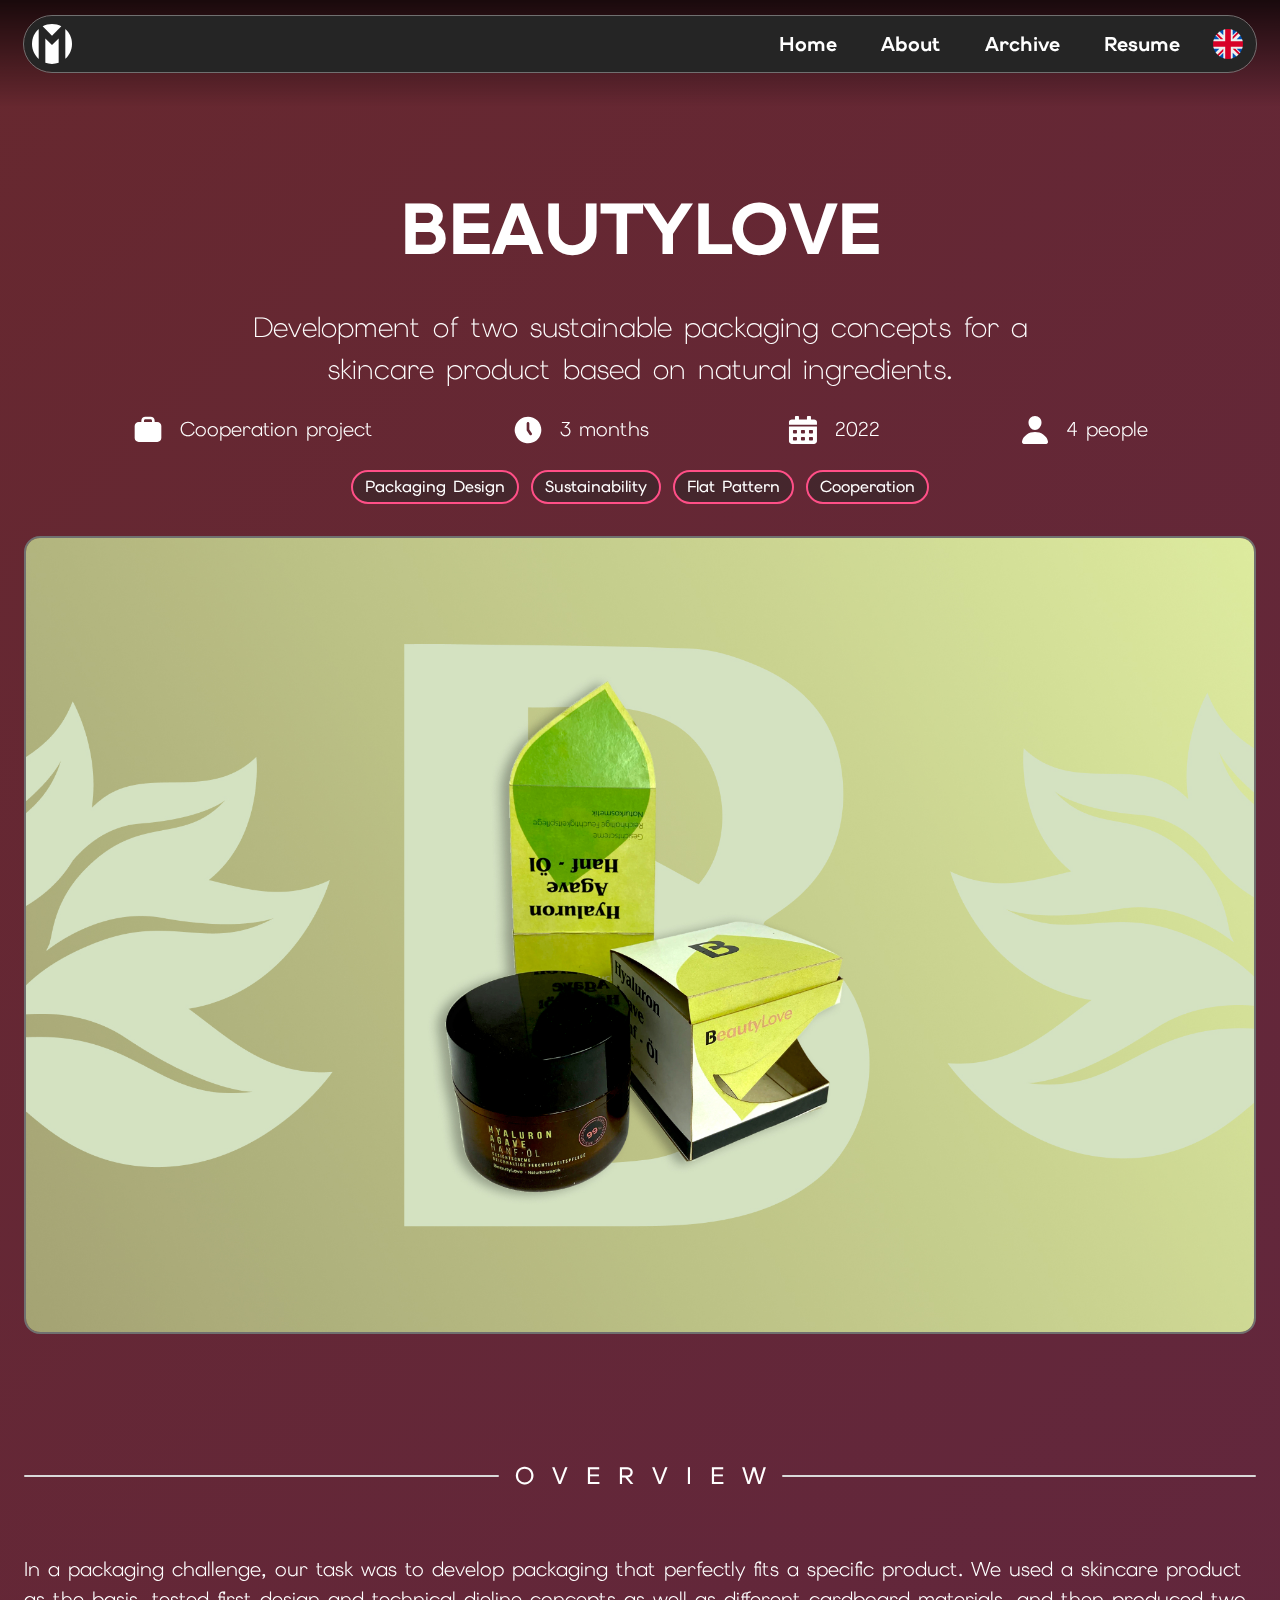
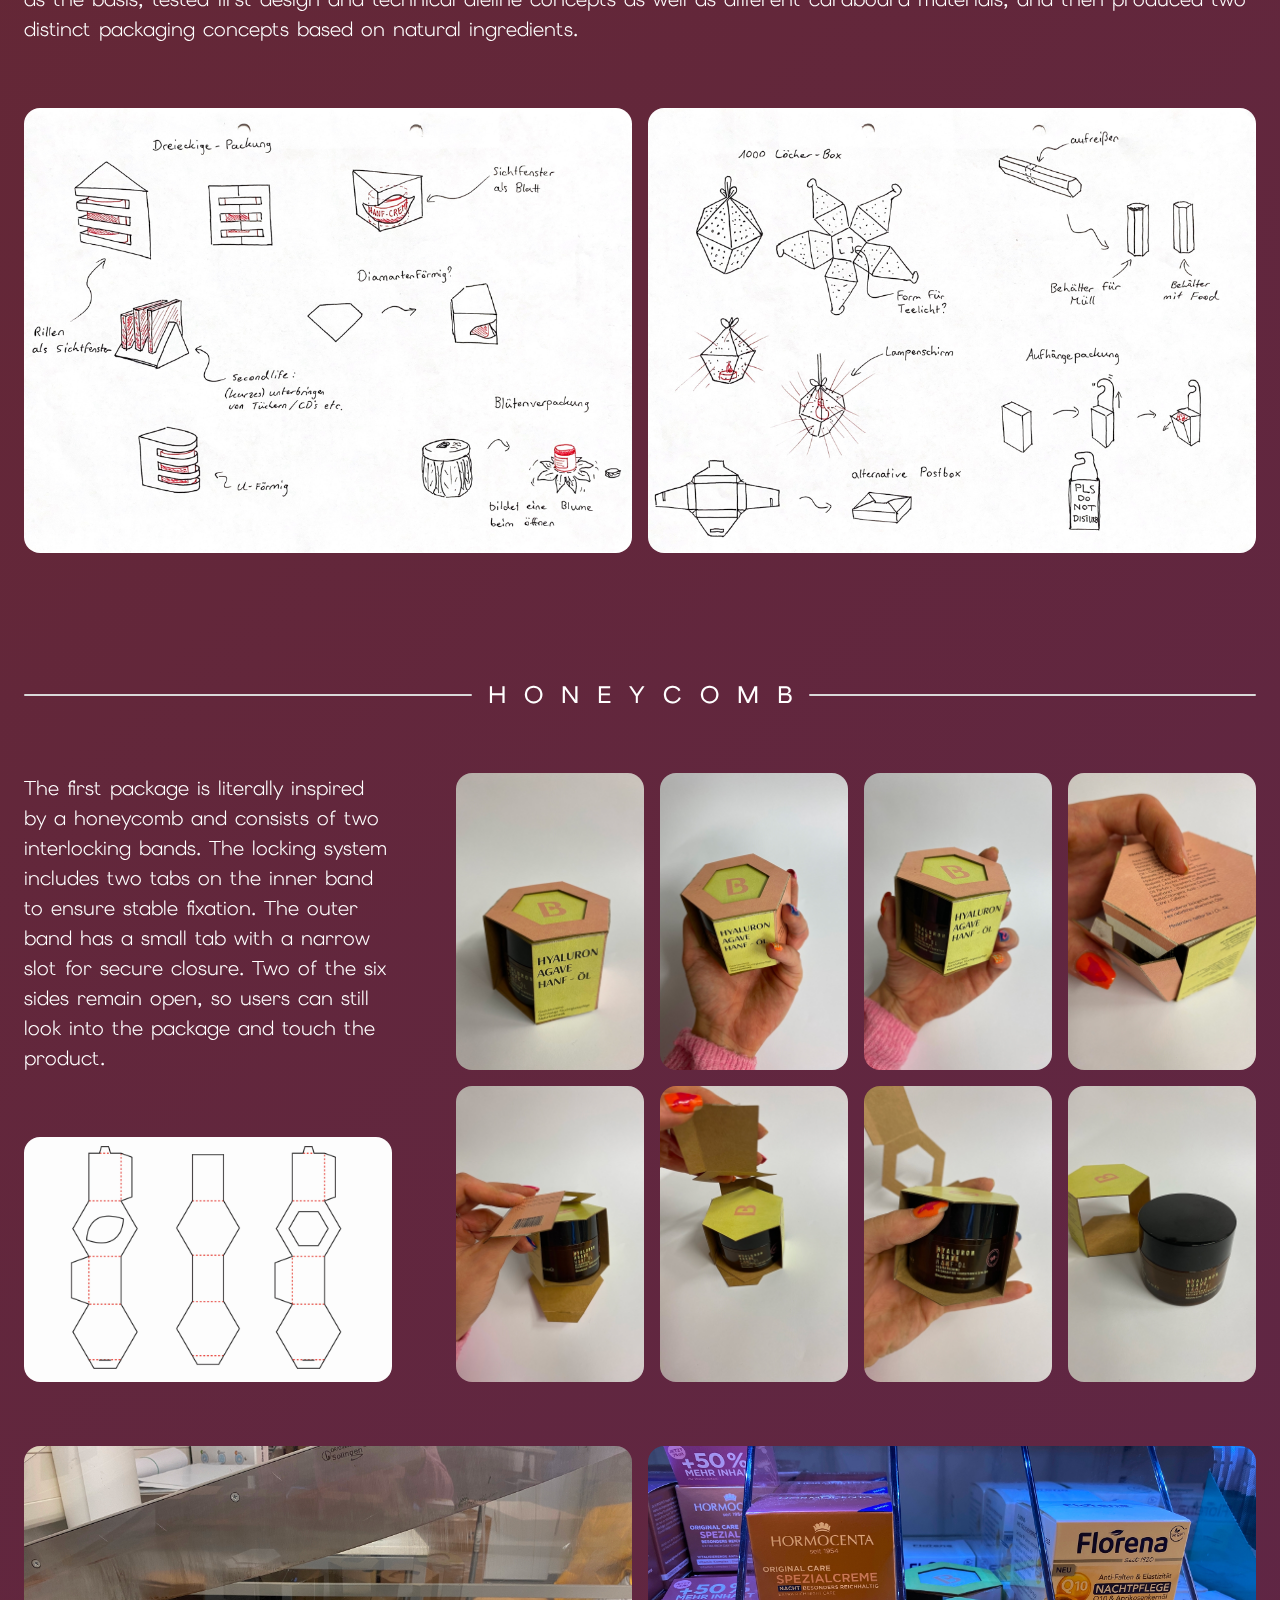
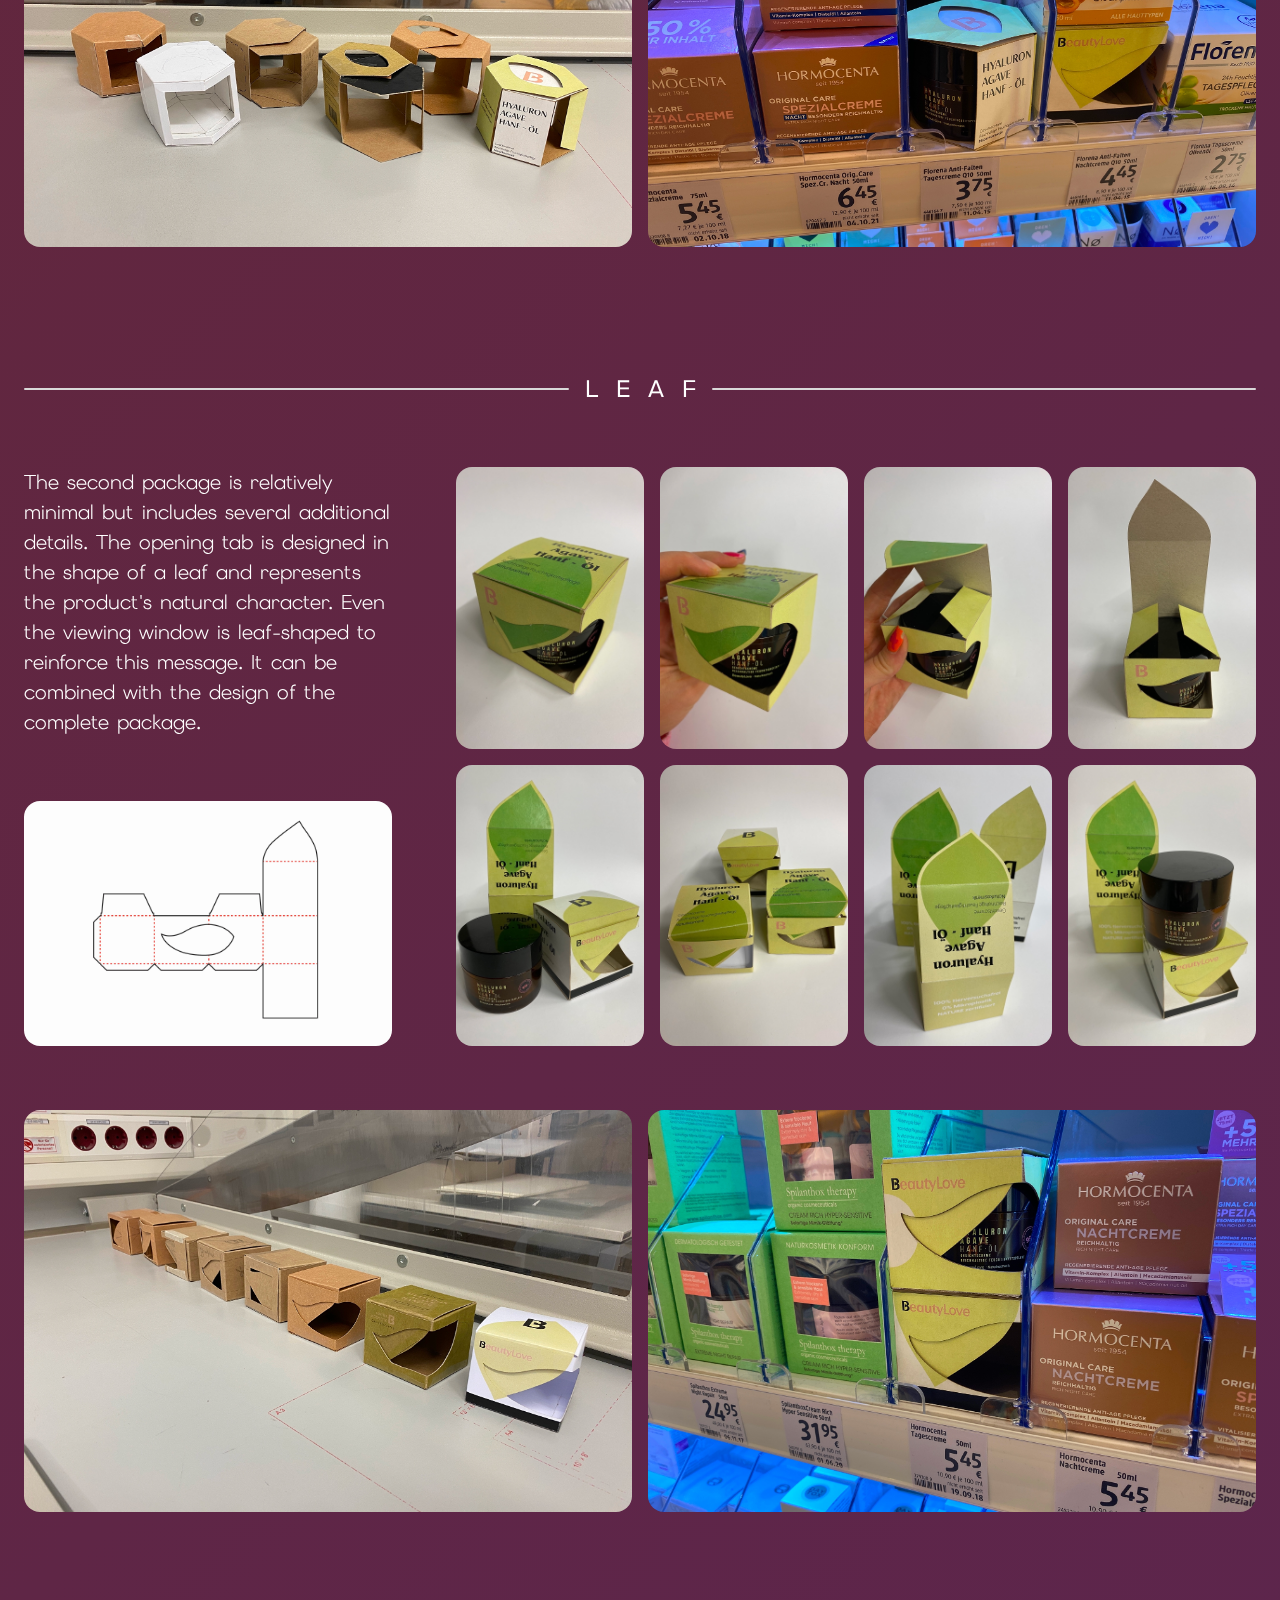
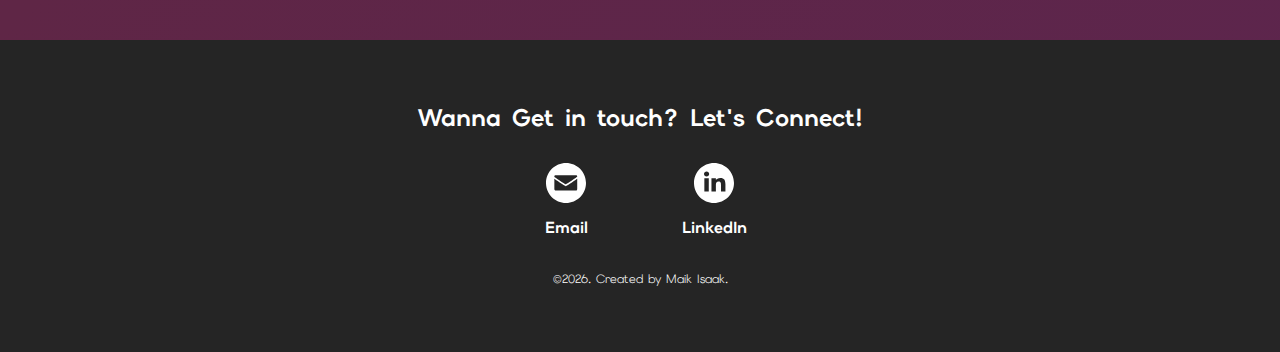
<file: html/beautylove.html>
<!DOCTYPE html>
<html lang="en">

<head>
  <meta charset="UTF-8">
  <meta name="viewport" content="width=device-width, initial-scale=1.0">
  <title>BeautyLove – Maik Isaak</title>
  <link rel="icon" type="image/png" href="../favicon/favicon-96x96.png" sizes="96x96" />
  <link rel="icon" type="image/svg+xml" href="../favicon/favicon.svg" />
  <link rel="shortcut icon" href="../favicon/favicon.ico" />
  <link rel="apple-touch-icon" sizes="180x180" href="../favicon/apple-touch-icon.png" />
  <meta name="apple-mobile-web-app-title" content="MyWebSite" />
  <link rel="manifest" href="../favicon/site.webmanifest" />
  <link rel="preconnect" href="https://fonts.googleapis.com">
  <link rel="preconnect" href="https://fonts.gstatic.com" crossorigin>
  <link href="https://fonts.googleapis.com/css2?family=Elms+Sans:ital,wght@0,100..900;1,100..900&display=swap"
    rel="stylesheet">
  <link rel="stylesheet" href="../css/normalize.css">
  <link rel="stylesheet" href="../css/styles.css">
</head>

<body>
  <div id="stars-layer"></div>
    <header>
      <nav class="navbar">
        <a href="../index.html" class="logo" aria-label="Startseite">
          <svg xmlns="http://www.w3.org/2000/svg" alt="Maik Isaak Logo" viewBox="0 0 24 24">
            <path class="color-1" d="M20,3.07v17.85c2.45-2.2,4-5.38,4-8.93s-1.55-6.73-4-8.93Z" />
            <path class="color-1" d="M4,3.07C1.55,5.27,0,8.45,0,12s1.55,6.73,4,8.93V3.07Z" />
            <path class="color-2" d="M16,8.64l-4,4-4-4v14.66c1.25.44,2.6.7,4,.7s2.75-.25,4-.7v-14.66Z" />
            <path class="color-2" d="M12,6.99l5.6-5.6c-1.67-.88-3.58-1.39-5.6-1.39s-3.93.51-5.6,1.39l5.6,5.6Z" />
          </svg>
        </a>
        <ul>
          <li class="navigation-item"><a href="../index.html">Home</a></li>
          <li class="navigation-item"><a href="about.html">About</a></li>
          <li class="navigation-item"><a href="archive.html">Archiv</a></li>
          <li class="navigation-item"><a class="resume-link" href="../img/resume/Resume_Maik_Isaak.pdf" target="_blank" rel="noopener noreferrer">Lebenslauf</a></li>
          <li class="language-item" id="language-switcher">
            <button class="language-button" aria-haspopup="true" aria-expanded="false" aria-label="Sprache auswählen">
              <svg viewBox="0 0 48 48" xmlns="http://www.w3.org/2000/svg">
                <mask id="a-current" height="36" maskUnits="userSpaceOnUse" width="36" x="6" y="6">
                  <path d="m24 42c9.9411 0 18-8.0589 18-18s-8.0589-18-18-18-18 8.0589-18 18 8.0589 18 18 18z"
                    fill="#fff" />
                </mask>
                <g mask="url(#a-current)">
                  <path
                    d="m6 6 .5625 1.54688-.5625 1.61718v1.61714l2.25 3.7969-2.25 3.7969v2.25l2.25 3.375-2.25 3.375v2.25l2.25 3.7969-2.25 3.7969v4.7812l1.54688-.5625 1.61718.5625h1.61714l3.7969-2.25 3.7969 2.25h2.25l3.375-2.25 3.375 2.25h2.25l3.7969-2.25 3.7969 2.25h4.7812l-.5625-1.5469.5625-1.6172v-1.6171l-2.25-3.7969 2.25-3.7969v-2.25l-2.25-3.375 2.25-3.375v-2.25l-2.25-3.7969 2.25-3.7969v-4.7812l-1.5469.5625-1.6172-.5625h-1.6171l-3.7969 2.25-3.7969-2.25h-2.25l-3.375 2.25-3.375-2.25h-2.25l-3.7969 2.25-3.7969-2.25z"
                    fill="#eee" />
                  <path
                    d="m29.625 6v7.5938l7.5938-7.5938zm12.375 4.7812-7.5938 7.5938h7.5938zm-36 7.5938h7.5938l-7.5938-7.5938zm4.7812-12.375 7.5938 7.5938v-7.5938zm7.5938 36v-7.5938l-7.5938 7.5938zm-12.375-4.7812 7.5938-7.5938h-7.5938zm36-7.5938h-7.5938l7.5938 7.5938zm-4.7812 12.375-7.5938-7.5938v7.5938z"
                    fill="#0052b4" />
                  <path
                    d="m6 6v3.16406l9.2109 9.21094h3.1641zm14.625 0v14.625h-14.625v6.75h14.625v14.625h6.75v-14.625h14.625v-6.75h-14.625v-14.625zm18.2109 0-9.2109 9.2109v3.1641l12.375-12.375zm-20.4609 23.625-12.375 12.375h3.16406l9.21094-9.2109zm11.25 0 12.375 12.375v-3.1641l-9.2109-9.2109z"
                    fill="#d80027" />
                </g>
              </svg>
            </button>
            <div class="language-dropdown" role="menu">
              <button class="language-option active" data-lang="en" role="menuitemradio" aria-checked="true">
                <svg viewBox="0 0 48 48" xmlns="http://www.w3.org/2000/svg">
                  <mask id="a-desktop-en" height="36" maskUnits="userSpaceOnUse" width="36" x="6" y="6">
                    <path d="m24 42c9.9411 0 18-8.0589 18-18s-8.0589-18-18-18-18 8.0589-18 18 8.0589 18 18 18z"
                      fill="#fff" />
                  </mask>
                  <g mask="url(#a-desktop-en)">
                    <path
                      d="m6 6 .5625 1.54688-.5625 1.61718v1.61714l2.25 3.7969-2.25 3.7969v2.25l2.25 3.375-2.25 3.375v2.25l2.25 3.7969-2.25 3.7969v4.7812l1.54688-.5625 1.61718.5625h1.61714l3.7969-2.25 3.7969 2.25h2.25l3.375-2.25 3.375 2.25h2.25l3.7969-2.25 3.7969 2.25h4.7812l-.5625-1.5469.5625-1.6172v-1.6171l-2.25-3.7969 2.25-3.7969v-2.25l-2.25-3.375 2.25-3.375v-2.25l-2.25-3.7969 2.25-3.7969v-4.7812l-1.5469.5625-1.6172-.5625h-1.6171l-3.7969 2.25-3.7969-2.25h-2.25l-3.375 2.25-3.375-2.25h-2.25l-3.7969 2.25-3.7969-2.25z"
                      fill="#eee" />
                    <path
                      d="m29.625 6v7.5938l7.5938-7.5938zm12.375 4.7812-7.5938 7.5938h7.5938zm-36 7.5938h7.5938l-7.5938-7.5938zm4.7812-12.375 7.5938 7.5938v-7.5938zm7.5938 36v-7.5938l-7.5938 7.5938zm-12.375-4.7812 7.5938-7.5938h-7.5938zm36-7.5938h-7.5938l7.5938 7.5938zm-4.7812 12.375-7.5938-7.5938v7.5938z"
                      fill="#0052b4" />
                    <path
                      d="m6 6v3.16406l9.2109 9.21094h3.1641zm14.625 0v14.625h-14.625v6.75h14.625v14.625h6.75v-14.625h14.625v-6.75h-14.625v-14.625zm18.2109 0-9.2109 9.2109v3.1641l12.375-12.375zm-20.4609 23.625-12.375 12.375h3.16406l9.21094-9.2109zm11.25 0 12.375 12.375v-3.1641l-9.2109-9.2109z"
                      fill="#d80027" />
                  </g>
                </svg>
                <span>English</span>
              </button>
              <button class="language-option" data-lang="de" role="menuitemradio" aria-checked="false">
                <svg viewBox="0 0 48 48" fill="none" xmlns="http://www.w3.org/2000/svg">
                  <mask id="mask0_307_1346" style="mask-type:luminance" maskUnits="userSpaceOnUse" x="6" y="6"
                    width="36" height="36">
                    <path
                      d="M24 42C33.9411 42 42 33.9411 42 24C42 14.0589 33.9411 6 24 6C14.0589 6 6 14.0589 6 24C6 33.9411 14.0589 42 24 42Z"
                      fill="white" />
                  </mask>
                  <g mask="url(#mask0_307_1346)">
                    <path d="M6 30.2578L24.0492 28.4648L42 30.2578V42H6V30.2578Z" fill="#FFDA44" />
                    <path d="M6 17.7422L23.9297 16.125L42 17.7422V30.2578H6V17.7422Z" fill="#D80027" />
                    <path d="M6 6H42V17.7422H6V6Z" fill="#333333" />
                  </g>
                </svg>
                <span>Deutsch</span>
              </button>
            </div>
          </li>
          <li class="mobile-menu-item" id="mobile-menu">
            <button class="mobile-menu-button" aria-haspopup="true" aria-expanded="false" aria-label="Open menu">
              <svg class="mobile-menu-icon mobile-menu-icon--burger" viewBox="0 0 24 24"
                xmlns="http://www.w3.org/2000/svg" aria-hidden="true">
                <path d="M4 7h16M4 12h16M4 17h16" stroke="currentColor" stroke-width="2" stroke-linecap="round" />
              </svg>
              <svg class="mobile-menu-icon mobile-menu-icon--close" viewBox="0 0 24 24"
                xmlns="http://www.w3.org/2000/svg" aria-hidden="true">
                <path d="M6 6l12 12M18 6L6 18" stroke="currentColor" stroke-width="2" stroke-linecap="round" />
              </svg>
            </button>
            <div class="mobile-menu-dropdown" role="menu">
              <a class="mobile-navigation-link" href="../index.html">Home</a>
              <a class="mobile-navigation-link" href="about.html">About</a>
              <a class="mobile-navigation-link" href="archive.html">Archiv</a>
              <a class="mobile-navigation-link resume-link" href="../img/resume/Resume_Maik_Isaak.pdf" target="_blank" rel="noopener noreferrer">Lebenslauf</a>
              <div class="mobile-language-group">
                <span class="mobile-language-label"><span class="mobile-language-label-text">Sprache</span></span>
                <div class="mobile-language-options">
                  <button class="mobile-language-option active" data-lang="en" type="button">
                    <svg viewBox="0 0 48 48" xmlns="http://www.w3.org/2000/svg">
                      <mask id="a-mobile" height="36" maskUnits="userSpaceOnUse" width="36" x="6" y="6">
                        <path d="m24 42c9.9411 0 18-8.0589 18-18s-8.0589-18-18-18-18 8.0589-18 18 8.0589 18 18 18z"
                          fill="#fff" />
                      </mask>
                      <g mask="url(#a-mobile)">
                        <path
                          d="m6 6 .5625 1.54688-.5625 1.61718v1.61714l2.25 3.7969-2.25 3.7969v2.25l2.25 3.375-2.25 3.375v2.25l2.25 3.7969-2.25 3.7969v4.7812l1.54688-.5625 1.61718.5625h1.61714l3.7969-2.25 3.7969 2.25h2.25l3.375-2.25 3.375 2.25h2.25l3.7969-2.25 3.7969 2.25h4.7812l-.5625-1.5469.5625-1.6172v-1.6171l-2.25-3.7969 2.25-3.7969v-2.25l-2.25-3.375 2.25-3.375v-2.25l-2.25-3.7969 2.25-3.7969v-4.7812l-1.5469.5625-1.6172-.5625h-1.6171l-3.7969 2.25-3.7969-2.25h-2.25l-3.375 2.25-3.375-2.25h-2.25l-3.7969 2.25-3.7969-2.25z"
                          fill="#eee" />
                        <path
                          d="m29.625 6v7.5938l7.5938-7.5938zm12.375 4.7812-7.5938 7.5938h7.5938zm-36 7.5938h7.5938l-7.5938-7.5938zm4.7812-12.375 7.5938 7.5938v-7.5938zm7.5938 36v-7.5938l-7.5938 7.5938zm-12.375-4.7812 7.5938-7.5938h-7.5938zm36-7.5938h-7.5938l7.5938 7.5938zm-4.7812 12.375-7.5938-7.5938v7.5938z"
                          fill="#0052b4" />
                        <path
                          d="m6 6v3.16406l9.2109 9.21094h3.1641zm14.625 0v14.625h-14.625v6.75h14.625v14.625h6.75v-14.625h14.625v-6.75h-14.625v-14.625zm18.2109 0-9.2109 9.2109v3.1641l12.375-12.375zm-20.4609 23.625-12.375 12.375h3.16406l9.21094-9.2109zm11.25 0 12.375 12.375v-3.1641l-9.2109-9.2109z"
                          fill="#d80027" />
                      </g>
                    </svg>
                    <span>English</span>
                  </button>
                  <button class="mobile-language-option" data-lang="de" type="button">
                    <svg viewBox="0 0 48 48" fill="none" xmlns="http://www.w3.org/2000/svg">
                      <mask id="mask0_307_1346_mobile" style="mask-type:luminance" maskUnits="userSpaceOnUse" x="6"
                        y="6" width="36" height="36">
                        <path
                          d="M24 42C33.9411 42 42 33.9411 42 24C42 14.0589 33.9411 6 24 6C14.0589 6 6 14.0589 6 24C6 33.9411 14.0589 42 24 42Z"
                          fill="white" />
                      </mask>
                      <g mask="url(#mask0_307_1346_mobile)">
                        <path d="M6 30.2578L24.0492 28.4648L42 30.2578V42H6V30.2578Z" fill="#FFDA44" />
                        <path d="M6 17.7422L23.9297 16.125L42 17.7422V30.2578H6V17.7422Z" fill="#D80027" />
                        <path d="M6 6H42V17.7422H6V6Z" fill="#333333" />
                      </g>
                    </svg>
                    <span>Deutsch</span>
                  </button>
                </div>
              </div>
            </div>
          </li>
        </ul>
      </nav>
    </header>
    <div class="shadow-bar"></div>
    <main>
      <section class="project-intro">
        <h1>BEAUTYLOVE</h1>
        <div class="project-intro-text">
          <p class="subline">Entwicklung von zwei nachhaltigen Verpackungskonzepte für ein Hautpflegeprodukt auf Basis natürlicher Inhaltsstoffe.</p>
          <ul class="info-group icon-text-list">
            <li class="icon-text">
              <svg viewBox="0 0 32 32" xmlns="http://www.w3.org/2000/svg">
                <path d="M18.6666 2.66675C19.7275 2.66675 20.7449 3.08818 21.4951 3.83832C22.2452 4.58847 22.6666 5.60588 22.6666 6.66675V8.00008H25.3333C26.3942 8.00008 27.4116 8.42151 28.1617 9.17166C28.9119 9.9218 29.3333 10.9392 29.3333 12.0001V24.0001C29.3333 25.0609 28.9119 26.0784 28.1617 26.8285C27.4116 27.5787 26.3942 28.0001 25.3333 28.0001H6.66663C5.60576 28.0001 4.58834 27.5787 3.8382 26.8285C3.08805 26.0784 2.66663 25.0609 2.66663 24.0001V12.0001C2.66663 10.9392 3.08805 9.9218 3.8382 9.17166C4.58834 8.42151 5.60576 8.00008 6.66663 8.00008H9.33329V6.66675C9.33329 5.60588 9.75472 4.58847 10.5049 3.83832C11.255 3.08818 12.2724 2.66675 13.3333 2.66675H18.6666ZM18.6666 5.33342H13.3333C12.9797 5.33342 12.6405 5.47389 12.3905 5.72394C12.1404 5.97399 12 6.31313 12 6.66675V8.00008H20V6.66675C20 6.31313 19.8595 5.97399 19.6094 5.72394C19.3594 5.47389 19.0202 5.33342 18.6666 5.33342Z" />
              </svg>
              <span>Kooperationsprojekt</span>
            </li>
            <li class="icon-text">
              <svg viewBox="0 0 32 32" xmlns="http://www.w3.org/2000/svg">
                <path d="M16 2.66663C13.3629 2.66663 10.7851 3.44861 8.59242 4.9137C6.39977 6.37878 4.6908 8.46116 3.68163 10.8975C2.67246 13.3339 2.40842 16.0147 2.92289 18.6012C3.43736 21.1876 4.70724 23.5633 6.57194 25.428C8.43664 27.2927 10.8124 28.5626 13.3988 29.0771C15.9852 29.5916 18.6661 29.3275 21.1025 28.3184C23.5388 27.3092 25.6212 25.6002 27.0863 23.4076C28.5514 21.2149 29.3334 18.637 29.3334 16C29.3334 14.249 28.9885 12.5152 28.3184 10.8975C27.6484 9.27984 26.6662 7.80998 25.4281 6.57187C24.19 5.33375 22.7201 4.35163 21.1025 3.68157C19.4848 3.0115 17.751 2.66663 16 2.66663ZM19.4 21.1066C19.1853 21.257 18.9288 21.3363 18.6667 21.3333C18.4471 21.3322 18.2312 21.2768 18.0381 21.1721C17.845 21.0674 17.6808 20.9167 17.56 20.7333L14.8934 16.7333C14.7476 16.5163 14.6687 16.2613 14.6667 16V9.33329C14.6667 8.97967 14.8072 8.64053 15.0572 8.39048C15.3073 8.14044 15.6464 7.99996 16 7.99996C16.3536 7.99996 16.6928 8.14044 16.9428 8.39048C17.1929 8.64053 17.3334 8.97967 17.3334 9.33329V15.6L19.7734 19.2666C19.9663 19.5606 20.0354 19.9189 19.9655 20.2635C19.8955 20.6081 19.6923 20.9111 19.4 21.1066Z" />
              </svg>
              <span>3 Monate</span>
            </li>
            <li class="icon-text">
              <svg viewBox="0 0 32 32" xmlns="http://www.w3.org/2000/svg">
                <path d="M1.96228 27.3372C1.96228 28.7864 3.30603 29.9622 4.96228 29.9622H26.9623C28.6185 29.9622 29.9623 28.7864 29.9623 27.3372V12.4622H1.96228V27.3372ZM21.9623 16.6184C21.9623 16.2575 22.2998 15.9622 22.7123 15.9622H25.2123C25.6248 15.9622 25.9623 16.2575 25.9623 16.6184V18.8059C25.9623 19.1668 25.6248 19.4622 25.2123 19.4622H22.7123C22.2998 19.4622 21.9623 19.1668 21.9623 18.8059V16.6184ZM21.9623 23.6184C21.9623 23.2575 22.2998 22.9622 22.7123 22.9622H25.2123C25.6248 22.9622 25.9623 23.2575 25.9623 23.6184V25.8059C25.9623 26.1668 25.6248 26.4622 25.2123 26.4622H22.7123C22.2998 26.4622 21.9623 26.1668 21.9623 25.8059V23.6184ZM13.9623 16.6184C13.9623 16.2575 14.2998 15.9622 14.7123 15.9622H17.2123C17.6248 15.9622 17.9623 16.2575 17.9623 16.6184V18.8059C17.9623 19.1668 17.6248 19.4622 17.2123 19.4622H14.7123C14.2998 19.4622 13.9623 19.1668 13.9623 18.8059V16.6184ZM13.9623 23.6184C13.9623 23.2575 14.2998 22.9622 14.7123 22.9622H17.2123C17.6248 22.9622 17.9623 23.2575 17.9623 23.6184V25.8059C17.9623 26.1668 17.6248 26.4622 17.2123 26.4622H14.7123C14.2998 26.4622 13.9623 26.1668 13.9623 25.8059V23.6184ZM5.96228 16.6184C5.96228 16.2575 6.29978 15.9622 6.71228 15.9622H9.21228C9.62478 15.9622 9.96228 16.2575 9.96228 16.6184V18.8059C9.96228 19.1668 9.62478 19.4622 9.21228 19.4622H6.71228C6.29978 19.4622 5.96228 19.1668 5.96228 18.8059V16.6184ZM5.96228 23.6184C5.96228 23.2575 6.29978 22.9622 6.71228 22.9622H9.21228C9.62478 22.9622 9.96228 23.2575 9.96228 23.6184V25.8059C9.96228 26.1668 9.62478 26.4622 9.21228 26.4622H6.71228C6.29978 26.4622 5.96228 26.1668 5.96228 25.8059V23.6184ZM26.9623 5.46216H23.9623V2.83716C23.9623 2.35591 23.5123 1.96216 22.9623 1.96216H20.9623C20.4123 1.96216 19.9623 2.35591 19.9623 2.83716V5.46216H11.9623V2.83716C11.9623 2.35591 11.5123 1.96216 10.9623 1.96216H8.96228C8.41228 1.96216 7.96228 2.35591 7.96228 2.83716V5.46216H4.96228C3.30603 5.46216 1.96228 6.63794 1.96228 8.08716V10.7122H29.9623V8.08716C29.9623 6.63794 28.6185 5.46216 26.9623 5.46216Z" />
              </svg>
              <span>2022</span>
            </li>
            <li class="icon-text">
              <svg viewBox="0 0 32 32" xmlns="http://www.w3.org/2000/svg">
                <path d="M20.79 4.03625C19.5737 2.72313 17.875 2 16 2C14.115 2 12.4106 2.71875 11.2 4.02375C9.97624 5.34312 9.37999 7.13625 9.51999 9.0725C9.79749 12.8925 12.7044 16 16 16C19.2956 16 22.1975 12.8931 22.4794 9.07375C22.6212 7.155 22.0212 5.36562 20.79 4.03625ZM27 30H4.99999C4.71203 30.0037 4.42686 29.9433 4.16522 29.8229C3.90358 29.7026 3.67206 29.5254 3.48749 29.3044C3.08124 28.8187 2.91749 28.1556 3.03874 27.485C3.56624 24.5588 5.21249 22.1006 7.79999 20.375C10.0987 18.8431 13.0106 18 16 18C18.9894 18 21.9012 18.8437 24.2 20.375C26.7875 22.1 28.4337 24.5581 28.9612 27.4844C29.0825 28.155 28.9187 28.8181 28.5125 29.3037C28.328 29.5249 28.0965 29.7022 27.8349 29.8226C27.5732 29.9431 27.288 30.0037 27 30Z" />
              </svg>
              <span>4 Personen</span>
            </li>
          </ul>
          <ul class="tags">
            <li class="tag">Verpackungsdesign</li>
            <li class="tag">Nachhaltigkeit</li>
            <li class="tag">Abwicklung</li>
            <li class="tag">Kooperation</li>
          </ul>
        </div>
        <div class="project-intro-image">
          <img src="../img/beauty-love/project-card-2.jpg" alt="Projektbild BeautyLove">
        </div>
      </section>
      <section>
        <h2 class="h2-section">
          <span class="title-text">Overview</span>
        </h2>
        <p>
          In einer Packaging-Challenge bestand unsere Aufgabe darin, eine Verpackung zu entwickeln, die perfekt für
          ein jeweiliges Produkt funktioniert. Als Produktbasis diente uns ein Hautpflegeprodukt, mit dessen wir
          erste Designs und technische Abwicklungen sowie verschiedene Kartonmaterialien vertesteten. Anschließend
          fertigten wir zwei unterschiedliche Verpackungen an, die beide auf natürlichen Inhaltsstoffen basieren.
        </p>
        <div class="image-gallery">
          <div class="first-row">
            <div><img src="../img/beauty-love/Sketch-01.jpg" alt=""></div>
            <div><img src="../img/beauty-love/Sketch-02.jpg" alt=""></div>
          </div>

        </div>
      </section>
      <section class="four-eight-columns">
        <h2 class="h2-section">
          <span class="title-text">Honeycomb</span>
        </h2>
        <div class="project-section-aside">
          <p>
            Die erste Verpackung orientiert sich wortwörtlich an einer Honigwabe und besteht aus zwei
            ineinandergreifenden Banderolen. Das Stecksystem enthält zwei Laschen der inneren Banderole, um
            sicherzustellen, dass die Verpackung stabil fixiert ist. Die äußere Banderole besitzt eine kleine
            Lasche mit einem schmalen Schlitz, die für einen festen Halt hineingesteckt wird. Zwei der sechs Seiten
            bleiben offen, sodass man weiterhin in die Verpackung hineinsehen und das Produkt berühren kann.
          </p>
          <div class="image-gallery">
            <div class="first-row">
              <div><img src="../img/beauty-love/Honeycomb_Flat_Pattern.jpg" alt="Honeycomb Flat Pattern"></div>
            </div>
          </div>
        </div>
        <div class="image-gallery image-gallery--fill-parent">
          <div class="first-row">
            <div><img src="../img/beauty-love/Honeycomb_01.jpg" alt="Honeycomb 01"></div>
            <div><img src="../img/beauty-love/Honeycomb_02.jpg" alt="Honeycomb 02"></div>
            <div><img src="../img/beauty-love/Honeycomb_03.jpg" alt="Honeycomb 03"></div>
            <div><img src="../img/beauty-love/Honeycomb_04.jpg" alt="Honeycomb 04"></div>
          </div>
          <div class="second-row">
            <div><img src="../img/beauty-love/Honeycomb_05.jpg" alt="Honeycomb 05"></div>
            <div><img src="../img/beauty-love/Honeycomb_06.jpg" alt="Honeycomb 06"></div>
            <div><img src="../img/beauty-love/Honeycomb_07.jpg" alt="Honeycomb 07"></div>
            <div><img src="../img/beauty-love/Honeycomb_08.jpg" alt="Honeycomb 08"></div>
          </div>
        </div>
        <div class="image-gallery image-gallery--stack-mobile">
          <div class="first-row">
            <div><img src="../img/beauty-love/Honeycomb_Process.jpg" alt=""></div>
            <div><img src="../img/beauty-love/Honeycomb_Store.jpg" alt=""></div>
          </div>
        </div>
      </section>
      <section class="four-eight-columns">
        <h2 class="h2-section">
          <span class="title-text">Leaf</span>
        </h2>
        <div class="project-section-aside">
          <p>
            Die zweite Verpackung ist relativ schlicht gehalten, besitzt jedoch einige kleine zusätzliche Details. Die
            Öffnungslasche ist in Form eines Blatts gestaltet und repräsentiert den natürlichen Aspekt des Produkts.
            Selbst das Sichtfenster ist blattförmig, um die Botschaft zu unterstreichen. Es kann mit dem Design der
            gesamten Verpackung kombiniert werden.
          </p>
          <div class="image-gallery">
            <div class="first-row">
              <div><img src="../img/beauty-love/Leaf_Flat_Pattern.jpg" alt="Leaf Flat Pattern"></div>
            </div>
          </div>
        </div>
        <div class="image-gallery image-gallery--fill-parent">
          <div class="first-row">
            <div><img src="../img/beauty-love/Leaf_01.jpg" alt="Leaf 01"></div>
            <div><img src="../img/beauty-love/Leaf_02.jpg" alt="Leaf 02"></div>
            <div><img src="../img/beauty-love/Leaf_03.jpg" alt="Leaf 03"></div>
            <div><img src="../img/beauty-love/Leaf_04.jpg" alt="Leaf 04"></div>
          </div>
          <div class="second-row">
            <div><img src="../img/beauty-love/Leaf_05.jpg" alt="Leaf 05"></div>
            <div><img src="../img/beauty-love/Leaf_06.jpg" alt="Leaf 06"></div>
            <div><img src="../img/beauty-love/Leaf_07.jpg" alt="Leaf 07"></div>
            <div><img src="../img/beauty-love/Leaf_08.jpg" alt="Leaf 08"></div>
          </div>
        </div>
        <div class="image-gallery image-gallery--stack-mobile">
          <div class="first-row">
            <div><img src="../img/beauty-love/Leaf_Process.jpg" alt=""></div>
            <div><img src="../img/beauty-love/Leaf_Store.jpg" alt=""></div>
          </div>
        </div>
      </section>
    </main>
  <footer>
    <div class="footer-content">
      <h2 class="h2-footer">Wanna Get in touch? Let’s Connect!</h2>
      <nav>
        <ul>
          <li>
            <a href="mailto:maik.isaak94@gmail.com" class="footer-icon">
              <svg xmlns="http://www.w3.org/2000/svg" alt="Linkedin-Icon" viewBox="0 0 48 48">
                <path class="color-2"
                  d="M48 24C48 10.7452 37.2548 0 24 0C10.7452 0 0 10.7452 0 24C0 37.2548 10.7452 48 24 48C37.2548 48 48 37.2548 48 24Z" />
                <path class="color-1"
                  d="M24 0C37.2548 0 48 10.7452 48 24C48 37.2548 37.2548 48 24 48C10.7452 48 0 37.2548 0 24C0 10.7452 10.7452 0 24 0ZM37.4561 18.8096C37.4561 18.8096 24.9778 27.4101 23.7627 27.8574C22.5696 27.4314 10.0273 18.8096 10.0273 18.8096V31.001C10.0274 32.6937 10.3914 33.0322 12.085 33.0322H35.3994C37.1331 33.0322 37.456 32.7348 37.4561 31.001V18.8096ZM12.085 14.7461C10.3638 14.7461 10.0273 15.2752 10.0273 16.5078L10.0479 16.6973C10.0479 16.6973 22.4386 25.1215 23.7627 25.582C25.1598 25.047 37.3913 16.5528 37.4561 16.5078L37.4365 16.4199C37.4365 15.1868 37.0722 14.7462 35.3994 14.7461H12.085Z" />
              </svg>
              <span class="contact-email-label">Email</span>
            </a>
          </li>
          <li>
            <a href="https://www.linkedin.com/in/maikisaak" target="_blank" class="footer-icon">
              <svg xmlns="http://www.w3.org/2000/svg" alt="Email-Icon" viewBox="0 0 48 48">
                <path class="color-2"
                  d="M48 24C48 10.7452 37.2548 0 24 0C10.7452 0 0 10.7452 0 24C0 37.2548 10.7452 48 24 48C37.2548 48 48 37.2548 48 24Z" />
                <path class="color-1"
                  d="M24 0C37.2548 0 48 10.7452 48 24C48 37.2548 37.2548 48 24 48C10.7452 48 0 37.2548 0 24C0 10.7452 10.7452 0 24 0ZM12.4238 34.2861H17.7256V18.2197H12.4238V34.2861ZM31.6172 17.8975C28.8609 17.8975 27.1526 19.1492 26.2627 20.2812V18.2197H20.9609V34.2861H26.2627C26.2627 34.2861 26.2627 29.2278 26.2627 26.0654C26.2627 24.1674 26.9105 22.261 29.4961 22.2607C32.4184 22.2607 32.4014 24.7445 32.3877 26.6689C32.3699 29.1843 32.4121 31.7522 32.4121 34.2861H37.7148V25.8066C37.6699 20.3924 36.2586 17.8975 31.6172 17.8975ZM15.1016 10.2861C13.3886 10.2862 12 11.5845 12 13.1865C12 14.7886 13.3886 16.0878 15.1016 16.0879C16.8145 16.0879 18.2031 14.7886 18.2031 13.1865C18.2031 11.5845 16.8145 10.2861 15.1016 10.2861Z" />
              </svg>
              <span class="contact-linkedin-label">LinkedIn</span>
            </a>
          </li>
        </ul>
      </nav>
      <p>&copy;2026. Created by Maik Isaak.</p>
    </div>
  </footer>

</body>

<!-- Sterne Script -->

<script>
  const starsLayer = document.getElementById("stars-layer");
  const isMobileStarsViewport = window.matchMedia("(max-width: 639px)").matches;
  const starCount = isMobileStarsViewport ? 500 : 1000;
  const appearDuration = 60;

  // Schleife, die Sterne nacheinander erzeugt
  for (let i = 0; i < starCount; i++) {
    // Erstelle ein neues <div>-Element (ein Kasten)
    const star = document.createElement("div");
    // Weise ihm die CSS-Klasse "star" zu
    star.className = "star";

    // Zufällige horizontale und vertikale Position (zwischen 0 und 100 Viewport-Breiten bzw. Höhen)
    star.style.left = Math.random() * 100 + "vw";
    star.style.top = Math.random() * 100 + "vh";

    // Zufällige Größe zwischen 1px und 3px
    const size = Math.random() * 2 + 1;
    star.style.width = size + "px";
    star.style.height = size + "px";

    starsLayer.appendChild(star);

    // Zufällige Dauer der Animationen
    const riseDuration = 75 + Math.random() * 150; // Dauer des "Aufsteigens"
    const blinkDuration = 5 + Math.random() * 10; // Dauer des "Blinkens"

    // Setze Animations-Dauer für beide Animationen (Blinken und Aufsteigen)
    star.style.animationDuration = `${blinkDuration}s, ${riseDuration}s`;

    // Jeder Stern bekommt eine zufällige Startverzögerung zwischen 0 und 45s
    const delay = Math.random() * appearDuration;
    star.style.animationDelay = `${delay}s, ${delay}s`;
  }



  const switcher = document.getElementById("language-switcher");
  const languageButton = switcher.querySelector(".language-button");
  const options = switcher.querySelectorAll(".language-option");

  const mobileMenu = document.getElementById("mobile-menu");
  const mobileMenuButton = mobileMenu.querySelector(".mobile-menu-button");
  const mobileNavLinks = mobileMenu.querySelectorAll(".mobile-navigation-link");
  const resumeLinks = document.querySelectorAll(".resume-link");

  function updateResumeLinks(selectedLang) {
    const resumeBasePath = window.location.pathname.includes("/html/") ? "../img/resume/" : "img/resume/";
    const resumeFile = selectedLang === "de" ? "Bewerbung_Maik_Isaak.pdf" : "Resume_Maik_Isaak.pdf";
    const resumeHref = resumeBasePath + resumeFile;

    resumeLinks.forEach((link) => {
      link.setAttribute("href", resumeHref);
      link.setAttribute("target", "_blank");
      link.setAttribute("rel", "noopener noreferrer");
    });
  }

  const mobileLanguageLabelText = mobileMenu.querySelector(".mobile-language-label-text");
  const mobileLanguageOptions = mobileMenu.querySelectorAll(".mobile-language-option");

  const i18n = {
    en: {
      metaTitle: "BeautyLove - Maik Isaak",
      logoAriaLabel: "Home",
      languageButtonAriaLabel: "Choose language",
      mobileMenuButtonAriaLabel: "Open menu",
      mobileLanguageLabel: "Language",
      nav: ["Home", "About", "Archive", "Resume"],
      sectionTitles: ["Overview", "Honeycomb", "Leaf"],
      sectionTitlesMobile: ["Overview", "Honeycomb", "Leaf"],
      processTitles: ["Synthesis", "Ideation & Improvement", "Final Designs", "Accessibility"],
      processItems: [
        "Insights",
        "Appinio Testing",
        "Device selection",
        "Device and tariff configuration",
        "Price overview",
        "Add-ons",
        "Specification",
        "UI component audits",
        "Re-audits (2025)"
      ],
      introTitle: "BEAUTYLOVE",
      introSubline: "Development of two sustainable packaging concepts for a skincare product based on natural ingredients.",
      introInfo: ["Cooperation project", "3 months", "2022", "4 people"],
      introTags: ["Packaging Design", "Sustainability", "Flat Pattern", "Cooperation"],
      overviewText: "In a packaging challenge, our task was to develop packaging that perfectly fits a specific product. We used a skincare product as the basis, tested first design and technical dieline concepts as well as different cardboard materials, and then produced two distinct packaging concepts based on natural ingredients.",
      packagingParagraphs: [
        "The first package is literally inspired by a honeycomb and consists of two interlocking bands. The locking system includes two tabs on the inner band to ensure stable fixation. The outer band has a small tab with a narrow slot for secure closure. Two of the six sides remain open, so users can still look into the package and touch the product.",
        "The second package is relatively minimal but includes several additional details. The opening tab is designed in the shape of a leaf and represents the product's natural character. Even the viewing window is leaf-shaped to reinforce this message. It can be combined with the design of the complete package."
      ],
      problemText: "With the introduction of <strong>two new financing terms</strong> (12 and 36 months) for device financing, several adjustments are required in the New Customer Flow: new installment discounting, transparent price communication across terms, and legally compliant communication. To ensure long-term consistency, numerous interfaces between Legal, Editorial, Frontend, and Backend must be aligned.",
      problemItems: [
        "Design and concept new and existing UI components in the new-customer flow, specifically for the Device Financing model.",
        "Create detailed specifications, align with stakeholders, and present to developers and project managers.",
        "Review and audit these components based on current WCAG accessibility criteria."
      ],
      synthesisHeadings: ["Insights", "Appinio Testing"],
      synthesisParagraphs: [
        "I joined the team in late 2023 during the development phase to help redesign the mobile and tariff new-customer flow. Beyond the existing design, major parts of the overall Device Financing flow had to be rethought and aligned with different stakeholders.",
        "Several tests had already been conducted, so many core ideas were validated. One large online test with 1,000 participants was still pending. For this, I built a compact prototype tested via Appinio, an independent market-research platform for anonymous, GDPR-compliant user surveys. Key findings:",
        "Based on these findings, we developed multiple iterative solution approaches as a team. These are confidential and therefore cannot be described in detail here."
      ],
      synthesisInsights: [
        "Financing smartphones together with a mobile tariff is an established and trusted model.",
        "There were still ambiguities in the flow, especially around installment logic, discount logic, and the complex promotional price overview."
      ],
      ideationIntro: "The installment-payment topic required us to adapt or newly build multiple existing UI components in the new-customer flow. All updated elements had to align with Vodafone's internal style guides.",
      ideationCardTitles: ["Device Selection", "Device and Tariff Configuration", "Price Overview", "Add-ons"],
      ideationBullets: [
        "Each device card now includes an additional <strong>One-Time Cost (OTC)</strong> that reflects costs for 12, 24, or 36 monthly installments. If users change the installment option later and return to the device overview, prices update dynamically.",
        "The \"From\" price always shows the lowest available price across all installment options.",
        "Two additional checks: <strong>\"Monthly Rate for Your Smartphone\"</strong> and <strong>\"Check Your New Tariff\"</strong> to keep installment and tariff selection transparent.",
        "Introduction of a <strong>Sticky Bar</strong> in the mobile viewport to show real-time price changes for tariff and installment selections.",
        "New iterative <strong>price summary</strong> in a tabular structure.",
        "Display of <strong>\"Stairway Cases\"</strong>, e.g. when a 12-month installment is combined with a tariff that normally runs 24 months.",
        "A new <strong>Promotional Card</strong> summarizes installment-related discounts.",
        "Extended and more transparent price overview in the header area."
      ],
      specificationHeading: "Specification",
      specificationIntro: "For all newly developed or revised components, I created detailed <strong>specifications</strong> that served as implementation guidance for the engineering team. These were iteratively refined with UX teams and additional stakeholders in alignments and refinements. The specifications covered, among other things:",
      specificationBullets: [
        "Component anatomy including SEO, editorial, and development guidelines",
        "Definition of all variants and states (e.g. hover, selected, disabled)",
        "Design tokens for consistent spacing, color, and typography values",
        "Responsive behavior for desktop, tablet, and mobile"
      ],
      accessibilityHeadings: ["ACT I - Audits for UI Components", "ACT II - Re-Audits (2025)"],
      accessibilityLeftParagraphs: [
        "Alongside the Device Financing project, I audited all specified UI components for digital accessibility.",
        "The basis was <strong>BITV</strong>, the German regulation that makes <strong>WCAG 2.1/2.2 Level AA</strong> binding. This ensured the products meet legal requirements under the <strong>EU Accessibility Act 2025</strong> while also serving people with disabilities. The results also fed into the UI specifications."
      ],
      accessibilityRightParagraphs: [
        "While the first audit cycle was component-based, accessibility became increasingly important. In 2025, we therefore conducted full <strong>page audits</strong>, evaluated more flow-based against current BITV criteria."
      ],
      accessibilitySubheadings: ["Tasks", "Tasks"],
      accessibilityBullets: [
        "Auditing online sales components (e.g. ProductCard, PromoPrice, Sticky Bar) and documenting results in Vodafone intranet (Confluence).",
        "Creating recommendations and UX guidelines for accessible evolution of the design system.",
        "Supporting and consulting the development team in implementing accessible patterns.",
        "Auditing complete pages in both new-customer and contract-renewal flows (hardware & propositions) based on current BITV criteria, including documentation in Confluence.",
        "Collaboration with the development team to implement accessibility improvements on optimized pages."
      ],
      takeaways: [
        "<strong>Presentation:</strong><br>Preparation and delivery of presentations for different stakeholders.",
        "<strong>Design system:</strong><br>Documentation and specification of UI components.",
        "<strong>Figma:</strong><br>Expanded skills professionally (auto layout and component creation).",
        "<strong>Accessibility:</strong><br>Deepened work with WCAG 2.2 and BITV guidelines for accessible design."
      ],
      footerHeading: "Wanna Get in touch? Let's Connect!",
      footerEmailLabel: "Email",
      footerLinkedInLabel: "LinkedIn",
      footerCopyright: "&copy;2026. Created by Maik Isaak."
    },
    de: {
      metaTitle: "BeautyLove - Maik Isaak",
      logoAriaLabel: "Startseite",
      languageButtonAriaLabel: "Sprache auswählen",
      mobileMenuButtonAriaLabel: "Menü öffnen",
      mobileLanguageLabel: "Sprache",
      nav: ["Home", "About", "Archiv", "Lebenslauf"],
      footerHeading: "Wanna Get in touch? Let's Connect!",
      footerEmailLabel: "E-Mail",
      footerLinkedInLabel: "LinkedIn",
      footerCopyright: "&copy;2026. Created by Maik Isaak."
    }
  };

  const originalContent = {};

  function captureOriginals() {
    originalContent.introTitle = document.querySelector(".project-intro h1")?.innerHTML || "";
    originalContent.introSubline = document.querySelector(".project-intro .subline")?.innerHTML || "";
    originalContent.introInfo = Array.from(document.querySelectorAll(".project-intro .info-group .icon-text span")).map((el) => el.textContent);
    originalContent.introTags = Array.from(document.querySelectorAll(".project-intro .tags .tag")).map((el) => el.textContent);
    originalContent.overviewText = document.querySelector("section:not(.project-intro):not(.four-eight-columns) > p")?.innerHTML || "";
    originalContent.packagingParagraphs = Array.from(document.querySelectorAll(".four-eight-columns .project-section-aside > p")).map((el) => el.innerHTML);
    originalContent.sectionTitles = Array.from(document.querySelectorAll(".h2-section .title-text")).map((el) => el.textContent);
    originalContent.processTitles = Array.from(document.querySelectorAll(".process-step .h3-step-text")).map((el) => el.textContent);
    originalContent.processItems = Array.from(document.querySelectorAll(".process-step .step-text li")).map((el) => el.textContent);
    originalContent.takeaways = Array.from(document.querySelectorAll(".project-takeaways-list span")).map((el) => el.innerHTML);
    originalContent.problemText = document.querySelector(".project-two-column .project-details-text")?.innerHTML || "";
    originalContent.problemItems = Array.from(document.querySelectorAll(".project-two-column .project-details-list .icon-text span")).map((el) => el.innerHTML);
    originalContent.synthesisHeadings = Array.from(document.querySelectorAll("#synthese .project-synthesis-text h3")).map((el) => el.textContent);
    originalContent.synthesisParagraphs = Array.from(document.querySelectorAll("#synthese .project-synthesis-text > p")).map((el) => el.innerHTML);
    originalContent.synthesisInsights = Array.from(document.querySelectorAll("#synthese .project-synthesis-insight-card span")).map((el) => el.innerHTML);
    originalContent.ideationIntro = document.querySelector("#ideation .project-ideation-improvements-intro p")?.innerHTML || "";
    originalContent.ideationCardTitles = Array.from(document.querySelectorAll("#ideation .project-ideation-card h3")).map((el) => el.textContent);
    originalContent.ideationBullets = Array.from(document.querySelectorAll("#ideation .project-ideation-card .project-bullets span")).map((el) => el.innerHTML);
    originalContent.specificationHeading = document.querySelector("#spezifikation .project-research-text h3")?.textContent || "";
    originalContent.specificationIntro = document.querySelector("#spezifikation .project-research-text > p")?.innerHTML || "";
    originalContent.specificationBullets = Array.from(document.querySelectorAll("#spezifikation .project-bullets span")).map((el) => el.innerHTML);
    originalContent.accessibilityHeadings = Array.from(document.querySelectorAll("#accessibility .project-research-half h3")).map((el) => el.textContent);
    originalContent.accessibilityLeftParagraphs = Array.from(document.querySelectorAll("#accessibility .project-research-half--left > p")).map((el) => el.innerHTML);
    originalContent.accessibilityRightParagraphs = Array.from(document.querySelectorAll("#accessibility .project-research-half--right > p")).map((el) => el.innerHTML);
    originalContent.accessibilitySubheadings = Array.from(document.querySelectorAll("#accessibility h4")).map((el) => el.textContent);
    originalContent.accessibilityBullets = Array.from(document.querySelectorAll("#accessibility .project-bullets span")).map((el) => el.innerHTML);
    originalContent.footerHeading = document.querySelector(".h2-footer")?.textContent || "";
    originalContent.footerEmailLabel = document.querySelector(".contact-email-label")?.textContent || "";
    originalContent.footerLinkedInLabel = document.querySelector(".contact-linkedin-label")?.textContent || "";
    originalContent.footerCopyright = document.querySelector(".footer-content > p")?.innerHTML || "";
  }

  function setTextList(selector, values) {
    const nodes = document.querySelectorAll(selector);
    nodes.forEach((node, index) => {
      if (values[index] !== undefined) {
        node.textContent = values[index];
      }
    });
  }

  function setHtmlList(selector, values) {
    const nodes = document.querySelectorAll(selector);
    nodes.forEach((node, index) => {
      if (values[index] !== undefined) {
        node.innerHTML = values[index];
      }
    });
  }

  function setHtml(node, value) {
    if (node && value !== undefined) {
      node.innerHTML = value;
    }
  }

  function closeLanguageMenu() {
    switcher.classList.remove("open");
    languageButton.setAttribute("aria-expanded", "false");
  }

  function closeMobileMenu() {
    mobileMenu.classList.remove("open");
    mobileMenuButton.setAttribute("aria-expanded", "false");
  }

  function applyLanguage(lang) {
    const selectedLang = i18n[lang] ? lang : "en";
    const translations = i18n[selectedLang];
    const isMobileViewport = window.matchMedia("(max-width: 639px)").matches;

    document.documentElement.lang = selectedLang;
    document.title = translations.metaTitle;

    const logo = document.querySelector(".logo");
    const navLinks = document.querySelectorAll(".navigation-item a");
    const footerHeading = document.querySelector(".h2-footer");
    const emailLabel = document.querySelector(".contact-email-label");
    const linkedInLabel = document.querySelector(".contact-linkedin-label");
    const footerCopyright = document.querySelector(".footer-content > p");

    logo.setAttribute("aria-label", translations.logoAriaLabel);
    languageButton.setAttribute("aria-label", translations.languageButtonAriaLabel);
    mobileMenuButton.setAttribute("aria-label", translations.mobileMenuButtonAriaLabel);
    mobileLanguageLabelText.textContent = translations.mobileLanguageLabel;

    navLinks.forEach((link, index) => {
      link.textContent = translations.nav[index];
    });
    mobileNavLinks.forEach((link, index) => {
      link.textContent = translations.nav[index];
    });

      updateResumeLinks(selectedLang);

    if (selectedLang === "en") {
      const sectionTitles = isMobileViewport ? translations.sectionTitlesMobile : translations.sectionTitles;
      setTextList(".h2-section .title-text", sectionTitles);
      setTextList(".process-step .h3-step-text", translations.processTitles);
      setTextList(".process-step .step-text li", translations.processItems);

      setHtml(document.querySelector(".project-intro h1"), translations.introTitle);
      setHtml(document.querySelector(".project-intro .subline"), translations.introSubline);
      setTextList(".project-intro .info-group .icon-text span", translations.introInfo);
      setTextList(".project-intro .tags .tag", translations.introTags);
      setHtml(document.querySelector("section:not(.project-intro):not(.four-eight-columns) > p"), translations.overviewText);
      setHtmlList(".four-eight-columns .project-section-aside > p", translations.packagingParagraphs);

      setHtml(document.querySelector(".project-two-column .project-details-text"), translations.problemText);
      setHtmlList(".project-two-column .project-details-list .icon-text span", translations.problemItems);

      setTextList("#synthese .project-synthesis-text h3", translations.synthesisHeadings);
      setHtmlList("#synthese .project-synthesis-text > p", translations.synthesisParagraphs);
      setHtmlList("#synthese .project-synthesis-insight-card span", translations.synthesisInsights);

      setHtml(document.querySelector("#ideation .project-ideation-improvements-intro p"), translations.ideationIntro);
      setTextList("#ideation .project-ideation-card h3", translations.ideationCardTitles);
      setHtmlList("#ideation .project-ideation-card .project-bullets span", translations.ideationBullets);

      setTextList("#spezifikation .project-research-text h3", [translations.specificationHeading]);
      setHtml(document.querySelector("#spezifikation .project-research-text > p"), translations.specificationIntro);
      setHtmlList("#spezifikation .project-bullets span", translations.specificationBullets);

      setTextList("#accessibility .project-research-half h3", translations.accessibilityHeadings);
      setHtmlList("#accessibility .project-research-half--left > p", translations.accessibilityLeftParagraphs);
      setHtmlList("#accessibility .project-research-half--right > p", translations.accessibilityRightParagraphs);
      setTextList("#accessibility h4", translations.accessibilitySubheadings);
      setHtmlList("#accessibility .project-bullets span", translations.accessibilityBullets);

      setHtmlList(".project-takeaways-list span", translations.takeaways);
    } else {
      setHtml(document.querySelector(".project-intro h1"), originalContent.introTitle);
      setHtml(document.querySelector(".project-intro .subline"), originalContent.introSubline);
      setTextList(".project-intro .info-group .icon-text span", originalContent.introInfo);
      setTextList(".project-intro .tags .tag", originalContent.introTags);
      setHtml(document.querySelector("section:not(.project-intro):not(.four-eight-columns) > p"), originalContent.overviewText);
      setHtmlList(".four-eight-columns .project-section-aside > p", originalContent.packagingParagraphs);
      setTextList(".h2-section .title-text", originalContent.sectionTitles);
      setTextList(".process-step .h3-step-text", originalContent.processTitles);
      setTextList(".process-step .step-text li", originalContent.processItems);
      setHtml(document.querySelector(".project-two-column .project-details-text"), originalContent.problemText);
      setHtmlList(".project-two-column .project-details-list .icon-text span", originalContent.problemItems);
      setTextList("#synthese .project-synthesis-text h3", originalContent.synthesisHeadings);
      setHtmlList("#synthese .project-synthesis-text > p", originalContent.synthesisParagraphs);
      setHtmlList("#synthese .project-synthesis-insight-card span", originalContent.synthesisInsights);
      setHtml(document.querySelector("#ideation .project-ideation-improvements-intro p"), originalContent.ideationIntro);
      setTextList("#ideation .project-ideation-card h3", originalContent.ideationCardTitles);
      setHtmlList("#ideation .project-ideation-card .project-bullets span", originalContent.ideationBullets);
      setTextList("#spezifikation .project-research-text h3", [originalContent.specificationHeading]);
      setHtml(document.querySelector("#spezifikation .project-research-text > p"), originalContent.specificationIntro);
      setHtmlList("#spezifikation .project-bullets span", originalContent.specificationBullets);
      setTextList("#accessibility .project-research-half h3", originalContent.accessibilityHeadings);
      setHtmlList("#accessibility .project-research-half--left > p", originalContent.accessibilityLeftParagraphs);
      setHtmlList("#accessibility .project-research-half--right > p", originalContent.accessibilityRightParagraphs);
      setTextList("#accessibility h4", originalContent.accessibilitySubheadings);
      setHtmlList("#accessibility .project-bullets span", originalContent.accessibilityBullets);
      setHtmlList(".project-takeaways-list span", originalContent.takeaways);
    }

    footerHeading.textContent = translations.footerHeading;
    emailLabel.textContent = translations.footerEmailLabel;
    linkedInLabel.textContent = translations.footerLinkedInLabel;
    footerCopyright.innerHTML = translations.footerCopyright;

    options.forEach((option) => {
      const isActive = option.dataset.lang === selectedLang;
      option.classList.toggle("active", isActive);
      option.setAttribute("aria-checked", isActive ? "true" : "false");
    });
    mobileLanguageOptions.forEach((option) => {
      option.classList.toggle("active", option.dataset.lang === selectedLang);
    });

    const activeOption = switcher.querySelector(`.language-option[data-lang="${selectedLang}"]`);
    const newSvg = activeOption.querySelector("svg").cloneNode(true);
    languageButton.innerHTML = "";
    languageButton.appendChild(newSvg);

    localStorage.setItem("preferredLanguage", selectedLang);
  }

  languageButton.addEventListener("click", (e) => {
    e.stopPropagation();
    const willOpen = !switcher.classList.contains("open");
    switcher.classList.toggle("open");
    languageButton.setAttribute("aria-expanded", willOpen ? "true" : "false");
    closeMobileMenu();
  });

  document.addEventListener("click", () => {
    closeLanguageMenu();
    closeMobileMenu();
  });

  options.forEach((option) => {
    option.addEventListener("click", () => {
      applyLanguage(option.dataset.lang);
      closeLanguageMenu();
    });
  });

  mobileMenuButton.addEventListener("click", (e) => {
    e.stopPropagation();
    const willOpen = !mobileMenu.classList.contains("open");
    mobileMenu.classList.toggle("open");
    mobileMenuButton.setAttribute("aria-expanded", willOpen ? "true" : "false");
    closeLanguageMenu();
  });

  mobileNavLinks.forEach((link) => {
    link.addEventListener("click", () => {
      closeMobileMenu();
    });
  });

  mobileLanguageOptions.forEach((option) => {
    option.addEventListener("click", () => {
      applyLanguage(option.dataset.lang);
      closeMobileMenu();
    });
  });

  captureOriginals();
  const savedLanguage = localStorage.getItem("preferredLanguage");
  const browserLanguage = (navigator.language || "en").slice(0, 2).toLowerCase();
  const initialLanguage = i18n[savedLanguage] ? savedLanguage : (i18n[browserLanguage] ? browserLanguage : "en");
  applyLanguage(initialLanguage);

  window.addEventListener("resize", () => {
    applyLanguage(document.documentElement.lang || "en");
  });
</script>

</html>
</file>
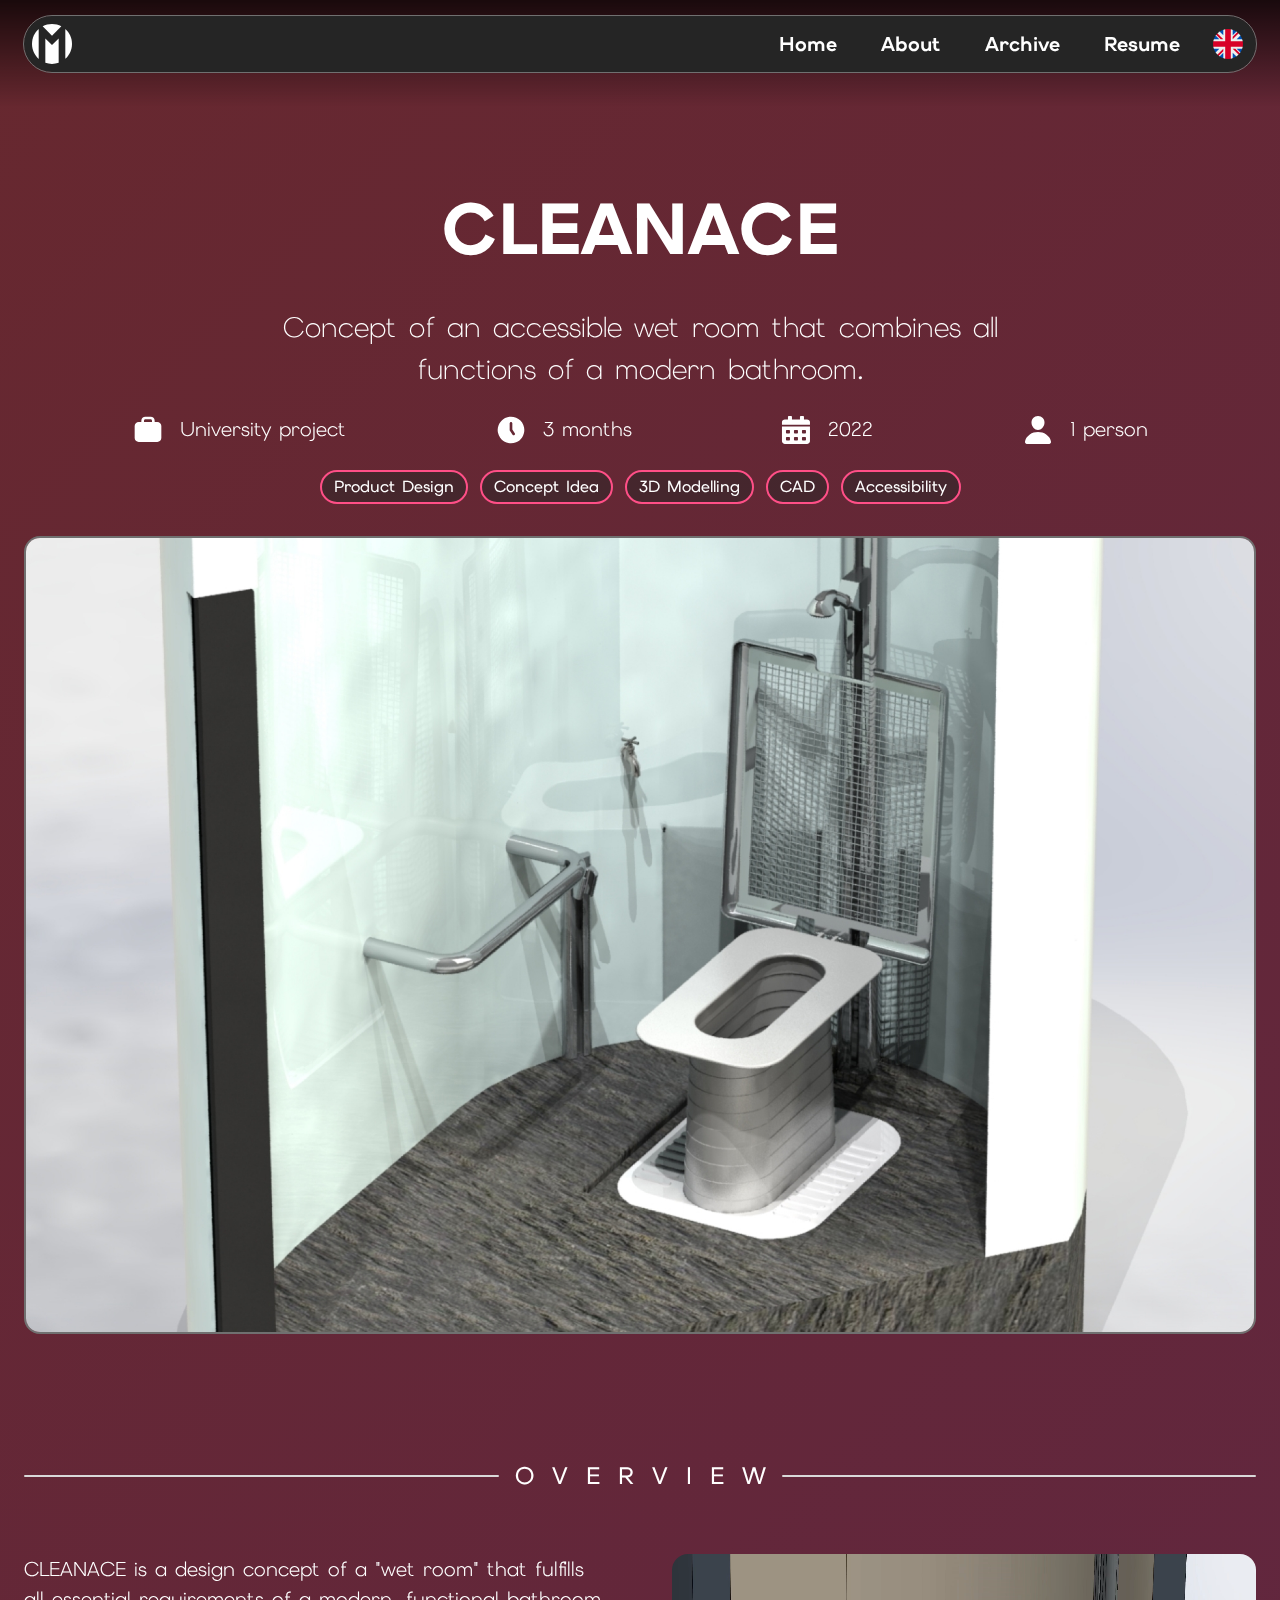
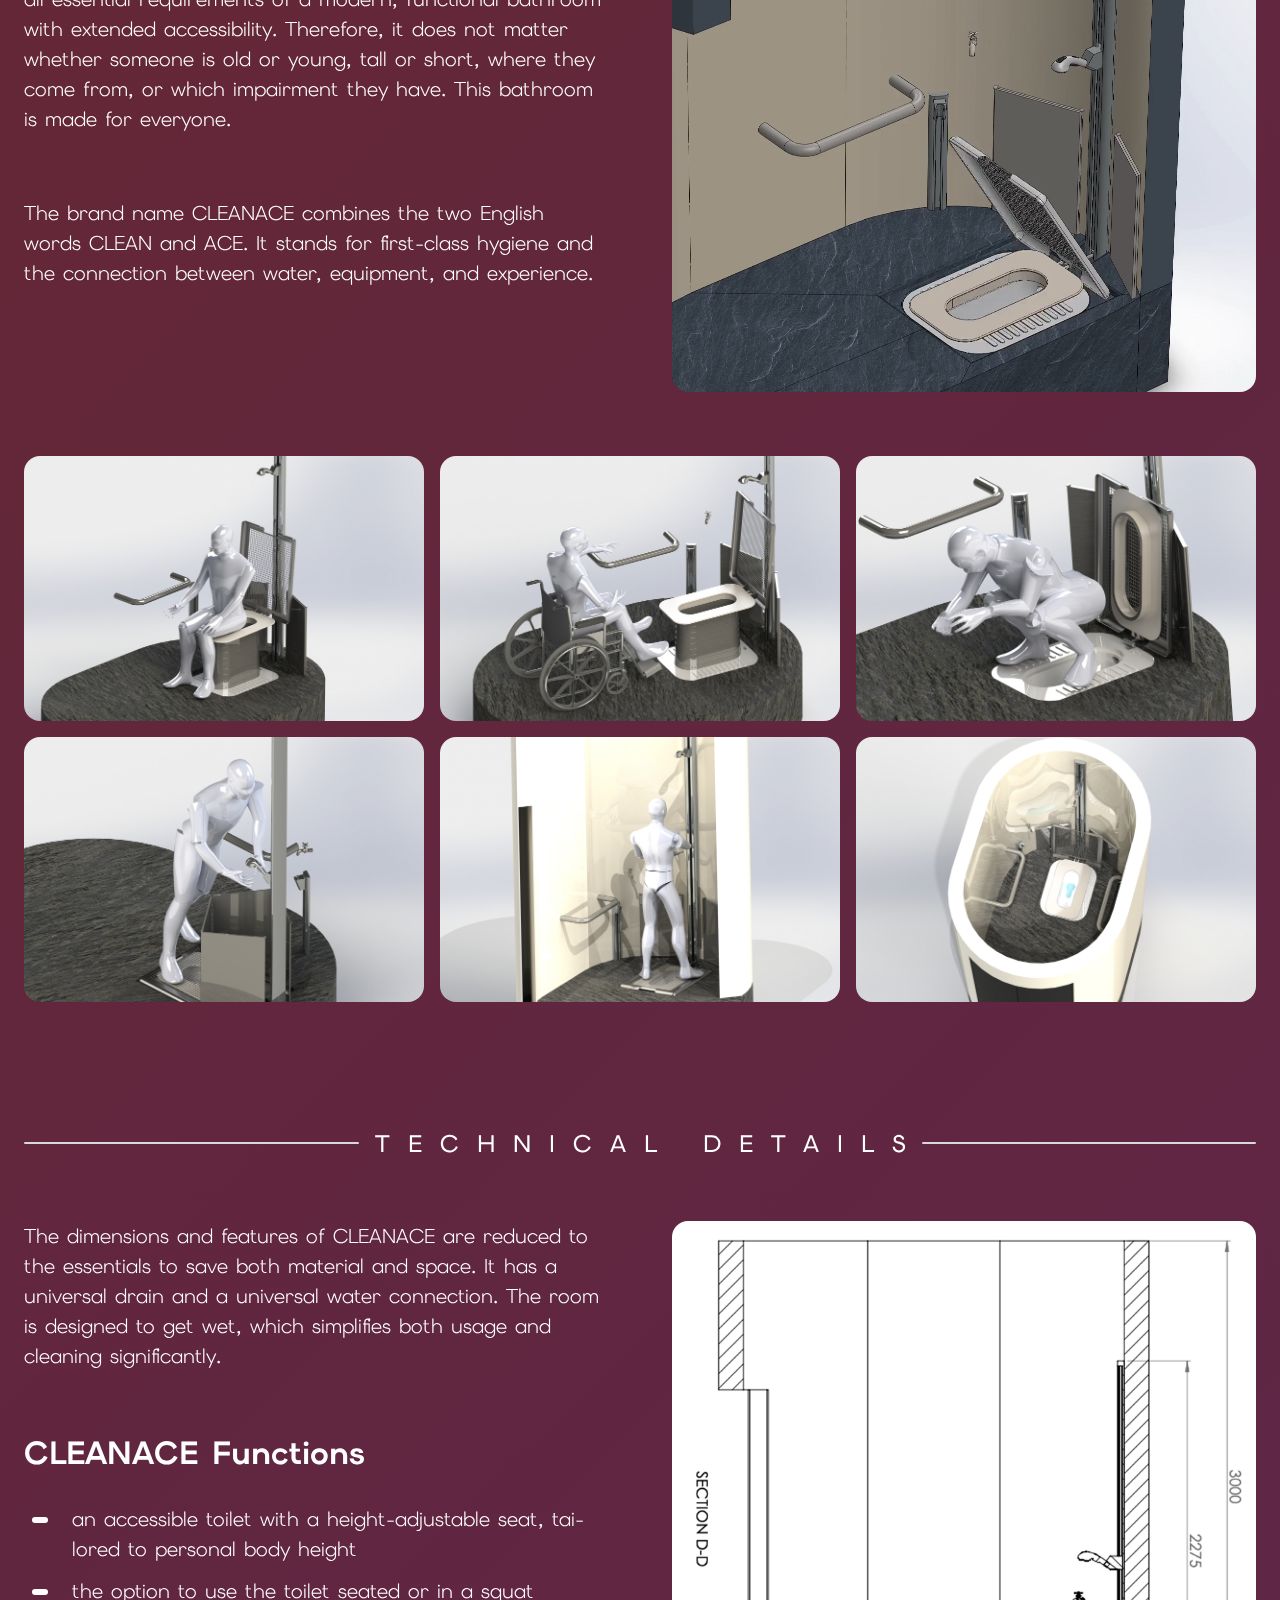
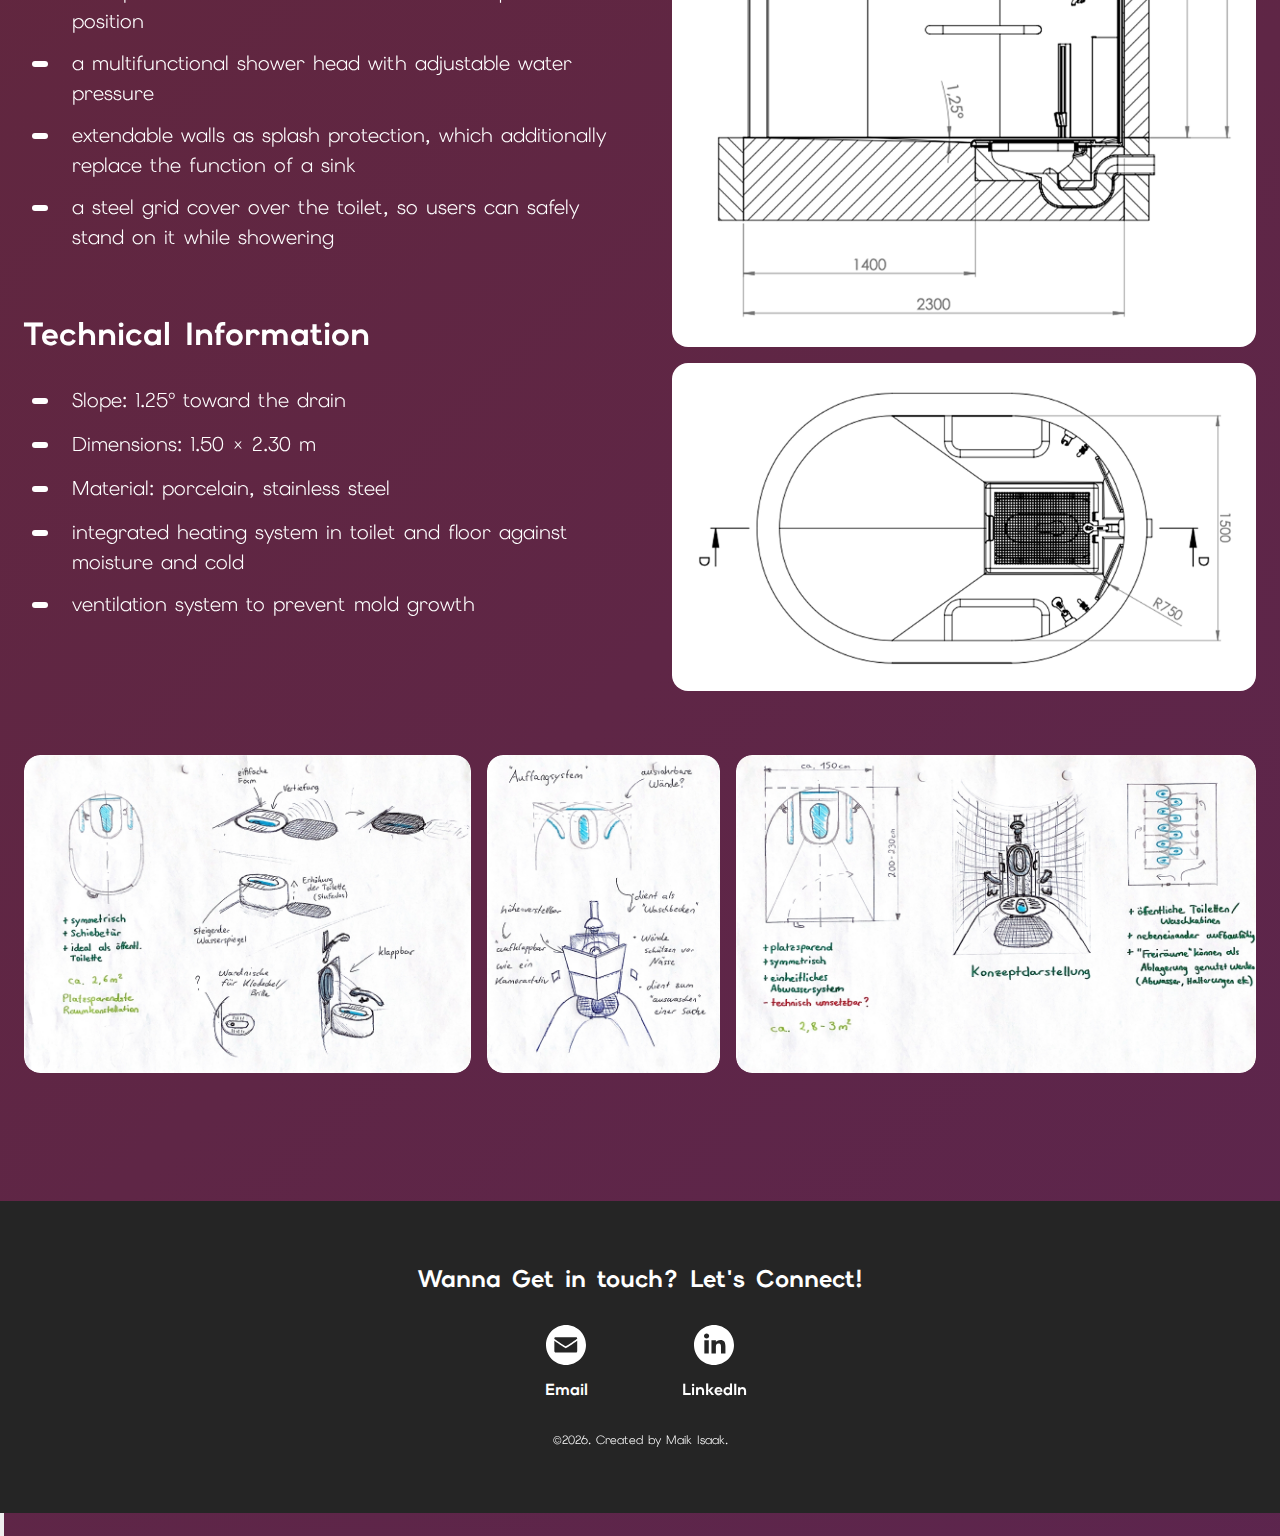
<file: html/cleanace.html>
<!DOCTYPE html>
<html lang="en">

<head>
  <meta charset="UTF-8">
  <meta name="viewport" content="width=device-width, initial-scale=1.0">
  <title>CLEANACE – Maik Isaak</title>
  <link rel="icon" type="image/png" href="../favicon/favicon-96x96.png" sizes="96x96" />
  <link rel="icon" type="image/svg+xml" href="../favicon/favicon.svg" />
  <link rel="shortcut icon" href="../favicon/favicon.ico" />
  <link rel="apple-touch-icon" sizes="180x180" href="../favicon/apple-touch-icon.png" />
  <meta name="apple-mobile-web-app-title" content="MyWebSite" />
  <link rel="manifest" href="../favicon/site.webmanifest" />
  <link rel="preconnect" href="https://fonts.googleapis.com">
  <link rel="preconnect" href="https://fonts.gstatic.com" crossorigin>
  <link href="https://fonts.googleapis.com/css2?family=Elms+Sans:ital,wght@0,100..900;1,100..900&display=swap"
    rel="stylesheet">
  <link rel="stylesheet" href="../css/normalize.css">
  <link rel="stylesheet" href="../css/styles.css">
</head>

<body>
  <div id="stars-layer"></div>
  <header>
    <nav class="navbar">
      <a href="../index.html" class="logo" aria-label="Startseite">
        <svg xmlns="http://www.w3.org/2000/svg" alt="Maik Isaak Logo" viewBox="0 0 24 24">
          <path class="color-1" d="M20,3.07v17.85c2.45-2.2,4-5.38,4-8.93s-1.55-6.73-4-8.93Z" />
          <path class="color-1" d="M4,3.07C1.55,5.27,0,8.45,0,12s1.55,6.73,4,8.93V3.07Z" />
          <path class="color-2" d="M16,8.64l-4,4-4-4v14.66c1.25.44,2.6.7,4,.7s2.75-.25,4-.7v-14.66Z" />
          <path class="color-2" d="M12,6.99l5.6-5.6c-1.67-.88-3.58-1.39-5.6-1.39s-3.93.51-5.6,1.39l5.6,5.6Z" />
        </svg>
      </a>
      <ul>
        <li class="navigation-item"><a href="../index.html">Home</a></li>
        <li class="navigation-item"><a href="about.html">About</a></li>
        <li class="navigation-item"><a href="archive.html">Archiv</a></li>
        <li class="navigation-item"><a class="resume-link" href="../img/resume/Resume_Maik_Isaak.pdf" target="_blank" rel="noopener noreferrer">Lebenslauf</a></li>
        <li class="language-item" id="language-switcher">
          <button class="language-button" aria-haspopup="true" aria-expanded="false" aria-label="Sprache auswählen">
            <svg viewBox="0 0 48 48" xmlns="http://www.w3.org/2000/svg">
              <mask id="a-current" height="36" maskUnits="userSpaceOnUse" width="36" x="6" y="6">
                <path d="m24 42c9.9411 0 18-8.0589 18-18s-8.0589-18-18-18-18 8.0589-18 18 8.0589 18 18 18z"
                  fill="#fff" />
              </mask>
              <g mask="url(#a-current)">
                <path
                  d="m6 6 .5625 1.54688-.5625 1.61718v1.61714l2.25 3.7969-2.25 3.7969v2.25l2.25 3.375-2.25 3.375v2.25l2.25 3.7969-2.25 3.7969v4.7812l1.54688-.5625 1.61718.5625h1.61714l3.7969-2.25 3.7969 2.25h2.25l3.375-2.25 3.375 2.25h2.25l3.7969-2.25 3.7969 2.25h4.7812l-.5625-1.5469.5625-1.6172v-1.6171l-2.25-3.7969 2.25-3.7969v-2.25l-2.25-3.375 2.25-3.375v-2.25l-2.25-3.7969 2.25-3.7969v-4.7812l-1.5469.5625-1.6172-.5625h-1.6171l-3.7969 2.25-3.7969-2.25h-2.25l-3.375 2.25-3.375-2.25h-2.25l-3.7969 2.25-3.7969-2.25z"
                  fill="#eee" />
                <path
                  d="m29.625 6v7.5938l7.5938-7.5938zm12.375 4.7812-7.5938 7.5938h7.5938zm-36 7.5938h7.5938l-7.5938-7.5938zm4.7812-12.375 7.5938 7.5938v-7.5938zm7.5938 36v-7.5938l-7.5938 7.5938zm-12.375-4.7812 7.5938-7.5938h-7.5938zm36-7.5938h-7.5938l7.5938 7.5938zm-4.7812 12.375-7.5938-7.5938v7.5938z"
                  fill="#0052b4" />
                <path
                  d="m6 6v3.16406l9.2109 9.21094h3.1641zm14.625 0v14.625h-14.625v6.75h14.625v14.625h6.75v-14.625h14.625v-6.75h-14.625v-14.625zm18.2109 0-9.2109 9.2109v3.1641l12.375-12.375zm-20.4609 23.625-12.375 12.375h3.16406l9.21094-9.2109zm11.25 0 12.375 12.375v-3.1641l-9.2109-9.2109z"
                  fill="#d80027" />
              </g>
            </svg>
          </button>
          <div class="language-dropdown" role="menu">
            <button class="language-option active" data-lang="en" role="menuitemradio" aria-checked="true">
              <svg viewBox="0 0 48 48" xmlns="http://www.w3.org/2000/svg">
                <mask id="a-desktop-en" height="36" maskUnits="userSpaceOnUse" width="36" x="6" y="6">
                  <path d="m24 42c9.9411 0 18-8.0589 18-18s-8.0589-18-18-18-18 8.0589-18 18 8.0589 18 18 18z"
                    fill="#fff" />
                </mask>
                <g mask="url(#a-desktop-en)">
                  <path
                    d="m6 6 .5625 1.54688-.5625 1.61718v1.61714l2.25 3.7969-2.25 3.7969v2.25l2.25 3.375-2.25 3.375v2.25l2.25 3.7969-2.25 3.7969v4.7812l1.54688-.5625 1.61718.5625h1.61714l3.7969-2.25 3.7969 2.25h2.25l3.375-2.25 3.375 2.25h2.25l3.7969-2.25 3.7969 2.25h4.7812l-.5625-1.5469.5625-1.6172v-1.6171l-2.25-3.7969 2.25-3.7969v-2.25l-2.25-3.375 2.25-3.375v-2.25l-2.25-3.7969 2.25-3.7969v-4.7812l-1.5469.5625-1.6172-.5625h-1.6171l-3.7969 2.25-3.7969-2.25h-2.25l-3.375 2.25-3.375-2.25h-2.25l-3.7969 2.25-3.7969-2.25z"
                    fill="#eee" />
                  <path
                    d="m29.625 6v7.5938l7.5938-7.5938zm12.375 4.7812-7.5938 7.5938h7.5938zm-36 7.5938h7.5938l-7.5938-7.5938zm4.7812-12.375 7.5938 7.5938v-7.5938zm7.5938 36v-7.5938l-7.5938 7.5938zm-12.375-4.7812 7.5938-7.5938h-7.5938zm36-7.5938h-7.5938l7.5938 7.5938zm-4.7812 12.375-7.5938-7.5938v7.5938z"
                    fill="#0052b4" />
                  <path
                    d="m6 6v3.16406l9.2109 9.21094h3.1641zm14.625 0v14.625h-14.625v6.75h14.625v14.625h6.75v-14.625h14.625v-6.75h-14.625v-14.625zm18.2109 0-9.2109 9.2109v3.1641l12.375-12.375zm-20.4609 23.625-12.375 12.375h3.16406l9.21094-9.2109zm11.25 0 12.375 12.375v-3.1641l-9.2109-9.2109z"
                    fill="#d80027" />
                </g>
              </svg>
              <span>English</span>
            </button>
            <button class="language-option" data-lang="de" role="menuitemradio" aria-checked="false">
              <svg viewBox="0 0 48 48" fill="none" xmlns="http://www.w3.org/2000/svg">
                <mask id="mask0_307_1346" style="mask-type:luminance" maskUnits="userSpaceOnUse" x="6" y="6" width="36"
                  height="36">
                  <path
                    d="M24 42C33.9411 42 42 33.9411 42 24C42 14.0589 33.9411 6 24 6C14.0589 6 6 14.0589 6 24C6 33.9411 14.0589 42 24 42Z"
                    fill="white" />
                </mask>
                <g mask="url(#mask0_307_1346)">
                  <path d="M6 30.2578L24.0492 28.4648L42 30.2578V42H6V30.2578Z" fill="#FFDA44" />
                  <path d="M6 17.7422L23.9297 16.125L42 17.7422V30.2578H6V17.7422Z" fill="#D80027" />
                  <path d="M6 6H42V17.7422H6V6Z" fill="#333333" />
                </g>
              </svg>
              <span>Deutsch</span>
            </button>
          </div>
        </li>
        <li class="mobile-menu-item" id="mobile-menu">
          <button class="mobile-menu-button" aria-haspopup="true" aria-expanded="false" aria-label="Open menu">
            <svg class="mobile-menu-icon mobile-menu-icon--burger" viewBox="0 0 24 24"
              xmlns="http://www.w3.org/2000/svg" aria-hidden="true">
              <path d="M4 7h16M4 12h16M4 17h16" stroke="currentColor" stroke-width="2" stroke-linecap="round" />
            </svg>
            <svg class="mobile-menu-icon mobile-menu-icon--close" viewBox="0 0 24 24" xmlns="http://www.w3.org/2000/svg"
              aria-hidden="true">
              <path d="M6 6l12 12M18 6L6 18" stroke="currentColor" stroke-width="2" stroke-linecap="round" />
            </svg>
          </button>
          <div class="mobile-menu-dropdown" role="menu">
            <a class="mobile-navigation-link" href="../index.html">Home</a>
            <a class="mobile-navigation-link" href="about.html">About</a>
            <a class="mobile-navigation-link" href="archive.html">Archiv</a>
            <a class="mobile-navigation-link resume-link" href="../img/resume/Resume_Maik_Isaak.pdf" target="_blank" rel="noopener noreferrer">Lebenslauf</a>
            <div class="mobile-language-group">
              <span class="mobile-language-label"><span class="mobile-language-label-text">Sprache</span></span>
              <div class="mobile-language-options">
                <button class="mobile-language-option active" data-lang="en" type="button">
                  <svg viewBox="0 0 48 48" xmlns="http://www.w3.org/2000/svg">
                    <mask id="a-mobile" height="36" maskUnits="userSpaceOnUse" width="36" x="6" y="6">
                      <path d="m24 42c9.9411 0 18-8.0589 18-18s-8.0589-18-18-18-18 8.0589-18 18 8.0589 18 18 18z"
                        fill="#fff" />
                    </mask>
                    <g mask="url(#a-mobile)">
                      <path
                        d="m6 6 .5625 1.54688-.5625 1.61718v1.61714l2.25 3.7969-2.25 3.7969v2.25l2.25 3.375-2.25 3.375v2.25l2.25 3.7969-2.25 3.7969v4.7812l1.54688-.5625 1.61718.5625h1.61714l3.7969-2.25 3.7969 2.25h2.25l3.375-2.25 3.375 2.25h2.25l3.7969-2.25 3.7969 2.25h4.7812l-.5625-1.5469.5625-1.6172v-1.6171l-2.25-3.7969 2.25-3.7969v-2.25l-2.25-3.375 2.25-3.375v-2.25l-2.25-3.7969 2.25-3.7969v-4.7812l-1.5469.5625-1.6172-.5625h-1.6171l-3.7969 2.25-3.7969-2.25h-2.25l-3.375 2.25-3.375-2.25h-2.25l-3.7969 2.25-3.7969-2.25z"
                        fill="#eee" />
                      <path
                        d="m29.625 6v7.5938l7.5938-7.5938zm12.375 4.7812-7.5938 7.5938h7.5938zm-36 7.5938h7.5938l-7.5938-7.5938zm4.7812-12.375 7.5938 7.5938v-7.5938zm7.5938 36v-7.5938l-7.5938 7.5938zm-12.375-4.7812 7.5938-7.5938h-7.5938zm36-7.5938h-7.5938l7.5938 7.5938zm-4.7812 12.375-7.5938-7.5938v7.5938z"
                        fill="#0052b4" />
                      <path
                        d="m6 6v3.16406l9.2109 9.21094h3.1641zm14.625 0v14.625h-14.625v6.75h14.625v14.625h6.75v-14.625h14.625v-6.75h-14.625v-14.625zm18.2109 0-9.2109 9.2109v3.1641l12.375-12.375zm-20.4609 23.625-12.375 12.375h3.16406l9.21094-9.2109zm11.25 0 12.375 12.375v-3.1641l-9.2109-9.2109z"
                        fill="#d80027" />
                    </g>
                  </svg>
                  <span>English</span>
                </button>
                <button class="mobile-language-option" data-lang="de" type="button">
                  <svg viewBox="0 0 48 48" fill="none" xmlns="http://www.w3.org/2000/svg">
                    <mask id="mask0_307_1346_mobile" style="mask-type:luminance" maskUnits="userSpaceOnUse" x="6" y="6"
                      width="36" height="36">
                      <path
                        d="M24 42C33.9411 42 42 33.9411 42 24C42 14.0589 33.9411 6 24 6C14.0589 6 6 14.0589 6 24C6 33.9411 14.0589 42 24 42Z"
                        fill="white" />
                    </mask>
                    <g mask="url(#mask0_307_1346_mobile)">
                      <path d="M6 30.2578L24.0492 28.4648L42 30.2578V42H6V30.2578Z" fill="#FFDA44" />
                      <path d="M6 17.7422L23.9297 16.125L42 17.7422V30.2578H6V17.7422Z" fill="#D80027" />
                      <path d="M6 6H42V17.7422H6V6Z" fill="#333333" />
                    </g>
                  </svg>
                  <span>Deutsch</span>
                </button>
              </div>
            </div>
          </div>
        </li>
      </ul>
    </nav>
  </header>
  <div class="shadow-bar"></div>
  <main>
    <section class="project-intro">
      <h1>CLEANACE</h1>
      <div class="project-intro-text">
        <p class="subline">Konzept einer barrierefreien „Nasszelle“, die alle Funktionen eines modernen Badezimmers
          vereint.</p>
        <ul class="info-group icon-text-list">
          <li class="icon-text">
            <svg viewBox="0 0 32 32" xmlns="http://www.w3.org/2000/svg">
              <path
                d="M18.6666 2.66675C19.7275 2.66675 20.7449 3.08818 21.4951 3.83832C22.2452 4.58847 22.6666 5.60588 22.6666 6.66675V8.00008H25.3333C26.3942 8.00008 27.4116 8.42151 28.1617 9.17166C28.9119 9.9218 29.3333 10.9392 29.3333 12.0001V24.0001C29.3333 25.0609 28.9119 26.0784 28.1617 26.8285C27.4116 27.5787 26.3942 28.0001 25.3333 28.0001H6.66663C5.60576 28.0001 4.58834 27.5787 3.8382 26.8285C3.08805 26.0784 2.66663 25.0609 2.66663 24.0001V12.0001C2.66663 10.9392 3.08805 9.9218 3.8382 9.17166C4.58834 8.42151 5.60576 8.00008 6.66663 8.00008H9.33329V6.66675C9.33329 5.60588 9.75472 4.58847 10.5049 3.83832C11.255 3.08818 12.2724 2.66675 13.3333 2.66675H18.6666ZM18.6666 5.33342H13.3333C12.9797 5.33342 12.6405 5.47389 12.3905 5.72394C12.1404 5.97399 12 6.31313 12 6.66675V8.00008H20V6.66675C20 6.31313 19.8595 5.97399 19.6094 5.72394C19.3594 5.47389 19.0202 5.33342 18.6666 5.33342Z" />
            </svg>
            <span>Universitätsprojekt</span>
          </li>
          <li class="icon-text">
            <svg viewBox="0 0 32 32" xmlns="http://www.w3.org/2000/svg">
              <path
                d="M16 2.66663C13.3629 2.66663 10.7851 3.44861 8.59242 4.9137C6.39977 6.37878 4.6908 8.46116 3.68163 10.8975C2.67246 13.3339 2.40842 16.0147 2.92289 18.6012C3.43736 21.1876 4.70724 23.5633 6.57194 25.428C8.43664 27.2927 10.8124 28.5626 13.3988 29.0771C15.9852 29.5916 18.6661 29.3275 21.1025 28.3184C23.5388 27.3092 25.6212 25.6002 27.0863 23.4076C28.5514 21.2149 29.3334 18.637 29.3334 16C29.3334 14.249 28.9885 12.5152 28.3184 10.8975C27.6484 9.27984 26.6662 7.80998 25.4281 6.57187C24.19 5.33375 22.7201 4.35163 21.1025 3.68157C19.4848 3.0115 17.751 2.66663 16 2.66663ZM19.4 21.1066C19.1853 21.257 18.9288 21.3363 18.6667 21.3333C18.4471 21.3322 18.2312 21.2768 18.0381 21.1721C17.845 21.0674 17.6808 20.9167 17.56 20.7333L14.8934 16.7333C14.7476 16.5163 14.6687 16.2613 14.6667 16V9.33329C14.6667 8.97967 14.8072 8.64053 15.0572 8.39048C15.3073 8.14044 15.6464 7.99996 16 7.99996C16.3536 7.99996 16.6928 8.14044 16.9428 8.39048C17.1929 8.64053 17.3334 8.97967 17.3334 9.33329V15.6L19.7734 19.2666C19.9663 19.5606 20.0354 19.9189 19.9655 20.2635C19.8955 20.6081 19.6923 20.9111 19.4 21.1066Z" />
            </svg>
            <span>3 Monate</span>
          </li>
          <li class="icon-text">
            <svg viewBox="0 0 32 32" xmlns="http://www.w3.org/2000/svg">
              <path
                d="M1.96228 27.3372C1.96228 28.7864 3.30603 29.9622 4.96228 29.9622H26.9623C28.6185 29.9622 29.9623 28.7864 29.9623 27.3372V12.4622H1.96228V27.3372ZM21.9623 16.6184C21.9623 16.2575 22.2998 15.9622 22.7123 15.9622H25.2123C25.6248 15.9622 25.9623 16.2575 25.9623 16.6184V18.8059C25.9623 19.1668 25.6248 19.4622 25.2123 19.4622H22.7123C22.2998 19.4622 21.9623 19.1668 21.9623 18.8059V16.6184ZM21.9623 23.6184C21.9623 23.2575 22.2998 22.9622 22.7123 22.9622H25.2123C25.6248 22.9622 25.9623 23.2575 25.9623 23.6184V25.8059C25.9623 26.1668 25.6248 26.4622 25.2123 26.4622H22.7123C22.2998 26.4622 21.9623 26.1668 21.9623 25.8059V23.6184ZM13.9623 16.6184C13.9623 16.2575 14.2998 15.9622 14.7123 15.9622H17.2123C17.6248 15.9622 17.9623 16.2575 17.9623 16.6184V18.8059C17.9623 19.1668 17.6248 19.4622 17.2123 19.4622H14.7123C14.2998 19.4622 13.9623 19.1668 13.9623 18.8059V16.6184ZM13.9623 23.6184C13.9623 23.2575 14.2998 22.9622 14.7123 22.9622H17.2123C17.6248 22.9622 17.9623 23.2575 17.9623 23.6184V25.8059C17.9623 26.1668 17.6248 26.4622 17.2123 26.4622H14.7123C14.2998 26.4622 13.9623 26.1668 13.9623 25.8059V23.6184ZM5.96228 16.6184C5.96228 16.2575 6.29978 15.9622 6.71228 15.9622H9.21228C9.62478 15.9622 9.96228 16.2575 9.96228 16.6184V18.8059C9.96228 19.1668 9.62478 19.4622 9.21228 19.4622H6.71228C6.29978 19.4622 5.96228 19.1668 5.96228 18.8059V16.6184ZM5.96228 23.6184C5.96228 23.2575 6.29978 22.9622 6.71228 22.9622H9.21228C9.62478 22.9622 9.96228 23.2575 9.96228 23.6184V25.8059C9.96228 26.1668 9.62478 26.4622 9.21228 26.4622H6.71228C6.29978 26.4622 5.96228 26.1668 5.96228 25.8059V23.6184ZM26.9623 5.46216H23.9623V2.83716C23.9623 2.35591 23.5123 1.96216 22.9623 1.96216H20.9623C20.4123 1.96216 19.9623 2.35591 19.9623 2.83716V5.46216H11.9623V2.83716C11.9623 2.35591 11.5123 1.96216 10.9623 1.96216H8.96228C8.41228 1.96216 7.96228 2.35591 7.96228 2.83716V5.46216H4.96228C3.30603 5.46216 1.96228 6.63794 1.96228 8.08716V10.7122H29.9623V8.08716C29.9623 6.63794 28.6185 5.46216 26.9623 5.46216Z" />
            </svg>
            <span>2022</span>
          </li>
          <li class="icon-text">
            <svg viewBox="0 0 32 32" xmlns="http://www.w3.org/2000/svg">
              <path
                d="M20.79 4.03625C19.5737 2.72313 17.875 2 16 2C14.115 2 12.4106 2.71875 11.2 4.02375C9.97624 5.34312 9.37999 7.13625 9.51999 9.0725C9.79749 12.8925 12.7044 16 16 16C19.2956 16 22.1975 12.8931 22.4794 9.07375C22.6212 7.155 22.0212 5.36562 20.79 4.03625ZM27 30H4.99999C4.71203 30.0037 4.42686 29.9433 4.16522 29.8229C3.90358 29.7026 3.67206 29.5254 3.48749 29.3044C3.08124 28.8187 2.91749 28.1556 3.03874 27.485C3.56624 24.5588 5.21249 22.1006 7.79999 20.375C10.0987 18.8431 13.0106 18 16 18C18.9894 18 21.9012 18.8437 24.2 20.375C26.7875 22.1 28.4337 24.5581 28.9612 27.4844C29.0825 28.155 28.9187 28.8181 28.5125 29.3037C28.328 29.5249 28.0965 29.7022 27.8349 29.8226C27.5732 29.9431 27.288 30.0037 27 30Z" />
            </svg>
            <span>1 Person</span>
          </li>
        </ul>
        <ul class="tags">
          <li class="tag">Produktdesign</li>
          <li class="tag">Konzeptidee</li>
          <li class="tag">3D-Modelling</li>
          <li class="tag">CAD</li>
          <li class="tag">Barrierefreiheit</li>
        </ul>
      </div>
      <div class="project-intro-image">
        <img src="../img/cleanace/project-card-3.jpg" alt="Projektbild CLEANACE">
      </div>
    </section>
    <section>
      <h2 class="h2-section">
        <span class="title-text">Overview</span>
      </h2>
      <div class="six-six-columns video-settings">
        <div class="project-section-aside project-section-aside--no-fill">
          <p>
            CLEANACE ist ein Designkonzept einer „Nasszelle“, das alle verpflichtenden Kriterien eines modernen,
            funktionalen Badezimmers mit erweiterter Barrierefreiheit erfüllt.
            Daher spielt es keine Rolle, ob man alt oder jung, groß oder klein ist, wo man herkommt oder welche
            Beeinträchtigung man hat. Dieses Badezimmer ist für alle gemacht.
          </p>
          <p>
            Der Markenname CLEANACE setzt sich aus zwei englischen Wörtern zusammen: CLEAN und ACE. Dieser steht für
            erstklassige Hygiene und die Verbindung zwischen Wasser, Ausstattung und Erlebnis.
          </p>
        </div>
        <div class="image-gallery">
          <div class="first-row">
            <div>
              <video src="../mp4/cleanace.mp4" autoplay muted loop playsinline aria-label="CLEANACE Video"></video>
            </div>
          </div>
        </div>
      </div>
      <div class="image-gallery">
        <div class="first-row">
          <div><img src="../img/cleanace/cleanace-1.jpg" alt="CLEANACE 01"></div>
          <div><img src="../img/cleanace/cleanace-2.jpg" alt="CLEANACE 02"></div>
          <div><img src="../img/cleanace/cleanace-3.jpg" alt="CLEANACE 03"></div>
        </div>
        <div class="second-row">
          <div><img src="../img/cleanace/cleanace-4.jpg" alt="CLEANACE 04"></div>
          <div><img src="../img/cleanace/cleanace-5.jpg" alt="CLEANACE 05"></div>
          <div><img src="../img/cleanace/cleanace-6.jpg" alt="CLEANACE 06"></div>
        </div>
      </div>
    </section>
    <section>
      <h2 class="h2-section">
        <span class="title-text">Technische Details</span>
      </h2>
      <div class="six-six-columns">
        <div class="project-section-aside project-section-aside--no-fill">
          <p>
            Die Abmessungen und Einrichtungen von CLEANACE sind auf das Wesentliche reduziert, um sowohl Material als
            auch Raum zu sparen. Es verfügt über einen universellen Abfluss sowie einen universellen Wasserzugang. Der
            Raum ist darauf ausgelegt, nass zu werden, was sowohl die Nutzung als auch die Reinigung erheblich
            vereinfacht.
          </p>
          <div class="headline-text">
            <h3>Funktionen von CLEANACE</h3>
            <ul class="project-bullets icon-text-list">
              <li>
                <svg viewBox="0 0 32 32" aria-hidden="true" xmlns="http://www.w3.org/2000/svg">
                  <rect x="8" y="13" width="16" height="6" rx="3" />
                </svg>
                <span>eine barrierefreie Toilette mit höhenverstellbarem Sitz, passend zur persönlichen
                  Körpergröße</span>
              </li>
              <li>
                <svg viewBox="0 0 32 32" aria-hidden="true" xmlns="http://www.w3.org/2000/svg">
                  <rect x="8" y="13" width="16" height="6" rx="3" />
                </svg>
                <span>die Möglichkeit, die Toilette im Sitzen oder in der Hocke zu nutzen</span>
              </li>
              <li>
                <svg viewBox="0 0 32 32" aria-hidden="true" xmlns="http://www.w3.org/2000/svg">
                  <rect x="8" y="13" width="16" height="6" rx="3" />
                </svg>
                <span>ein multifunktionaler Duschkopf mit Regulierung der Wasserstrahlstärke</span>
              </li>
              <li>
                <svg viewBox="0 0 32 32" aria-hidden="true" xmlns="http://www.w3.org/2000/svg">
                  <rect x="8" y="13" width="16" height="6" rx="3" />
                </svg>
                <span>ausziehbare Wände als Schutz vor Wasser – sie ersetzen zudem die Funktion eines
                  Waschbeckens</span>
              </li>
              <li>
                <svg viewBox="0 0 32 32" aria-hidden="true" xmlns="http://www.w3.org/2000/svg">
                  <rect x="8" y="13" width="16" height="6" rx="3" />
                </svg>
                <span>ein Stahlgitter als Abdeckung der Toilette, sodass man beim Duschen sicher darauf stehen
                  kann</span>
              </li>
            </ul>
          </div>
          <div class="headline-text">
            <h3>Technische Informationen</h3>
            <ul class="project-bullets icon-text-list">
              <li>
                <svg viewBox="0 0 32 32" aria-hidden="true" xmlns="http://www.w3.org/2000/svg">
                  <rect x="8" y="13" width="16" height="6" rx="3" />
                </svg>
                <span>Neigung: 1,25° zum Abfluss hin</span>
              </li>
              <li>
                <svg viewBox="0 0 32 32" aria-hidden="true" xmlns="http://www.w3.org/2000/svg">
                  <rect x="8" y="13" width="16" height="6" rx="3" />
                </svg>
                <span>Maße: 1,50 × 2,30 m</span>
              </li>
              <li>
                <svg viewBox="0 0 32 32" aria-hidden="true" xmlns="http://www.w3.org/2000/svg">
                  <rect x="8" y="13" width="16" height="6" rx="3" />
                </svg>
                <span>Material: Porzellan, Edelstahl</span>
              </li>
              <li>
                <svg viewBox="0 0 32 32" aria-hidden="true" xmlns="http://www.w3.org/2000/svg">
                  <rect x="8" y="13" width="16" height="6" rx="3" />
                </svg>
                <span>integriertes Heizsystem in Toilette und Boden – gegen Nässe und Kälte</span>
              </li>
              <li>
                <svg viewBox="0 0 32 32" aria-hidden="true" xmlns="http://www.w3.org/2000/svg">
                  <rect x="8" y="13" width="16" height="6" rx="3" />
                </svg>
                <span>Belüftungssystem gegen Schimmelbildung</span>
              </li>
            </ul>
          </div>
        </div>
        <div class="image-gallery">
          <div class="first-row">
            <div><img src="../img/cleanace/technical-drawing-1.jpg" alt="CLEANACE 01"></div>
          </div>
          <div class="second-row">
            <div><img src="../img/cleanace/technical-drawing-2.jpg" alt="CLEANACE 02"></div>
          </div>
        </div>
      </div>
      <div>
        <div class="project-ideation-duo cleanace-drawing-duo">
          <div class="project-research-media"><img src="../img/cleanace/drawing-1.jpg"></div>
          <div class="project-research-media"><img src="../img/cleanace/drawing-2.jpg"></div>
          <div class="project-research-media"><img src="../img/cleanace/drawing-3.jpg"></div>
        </div>
      </div>
    </section>
  </main>
  <footer>
    <div class="footer-content">
      <h2 class="h2-footer">Wanna Get in touch? Let's Connect!</h2>
      <nav>
        <ul>
          <li>
            <a href="mailto:maik.isaak94@gmail.com" class="footer-icon">
              <svg xmlns="http://www.w3.org/2000/svg" alt="Linkedin-Icon" viewBox="0 0 48 48">
                <path class="color-2"
                  d="M48 24C48 10.7452 37.2548 0 24 0C10.7452 0 0 10.7452 0 24C0 37.2548 10.7452 48 24 48C37.2548 48 48 37.2548 48 24Z" />
                <path class="color-1"
                  d="M24 0C37.2548 0 48 10.7452 48 24C48 37.2548 37.2548 48 24 48C10.7452 48 0 37.2548 0 24C0 10.7452 10.7452 0 24 0ZM37.4561 18.8096C37.4561 18.8096 24.9778 27.4101 23.7627 27.8574C22.5696 27.4314 10.0273 18.8096 10.0273 18.8096V31.001C10.0274 32.6937 10.3914 33.0322 12.085 33.0322H35.3994C37.1331 33.0322 37.456 32.7348 37.4561 31.001V18.8096ZM12.085 14.7461C10.3638 14.7461 10.0273 15.2752 10.0273 16.5078L10.0479 16.6973C10.0479 16.6973 22.4386 25.1215 23.7627 25.582C25.1598 25.047 37.3913 16.5528 37.4561 16.5078L37.4365 16.4199C37.4365 15.1868 37.0722 14.7462 35.3994 14.7461H12.085Z" />
              </svg>
              <span class="contact-email-label">Email</span>
            </a>
          </li>
          <li>
            <a href="https://www.linkedin.com/in/maikisaak" target="_blank" class="footer-icon">
              <svg xmlns="http://www.w3.org/2000/svg" alt="Email-Icon" viewBox="0 0 48 48">
                <path class="color-2"
                  d="M48 24C48 10.7452 37.2548 0 24 0C10.7452 0 0 10.7452 0 24C0 37.2548 10.7452 48 24 48C37.2548 48 48 37.2548 48 24Z" />
                <path class="color-1"
                  d="M24 0C37.2548 0 48 10.7452 48 24C48 37.2548 37.2548 48 24 48C10.7452 48 0 37.2548 0 24C0 10.7452 10.7452 0 24 0ZM12.4238 34.2861H17.7256V18.2197H12.4238V34.2861ZM31.6172 17.8975C28.8609 17.8975 27.1526 19.1492 26.2627 20.2812V18.2197H20.9609V34.2861H26.2627C26.2627 34.2861 26.2627 29.2278 26.2627 26.0654C26.2627 24.1674 26.9105 22.261 29.4961 22.2607C32.4184 22.2607 32.4014 24.7445 32.3877 26.6689C32.3699 29.1843 32.4121 31.7522 32.4121 34.2861H37.7148V25.8066C37.6699 20.3924 36.2586 17.8975 31.6172 17.8975ZM15.1016 10.2861C13.3886 10.2862 12 11.5845 12 13.1865C12 14.7886 13.3886 16.0878 15.1016 16.0879C16.8145 16.0879 18.2031 14.7886 18.2031 13.1865C18.2031 11.5845 16.8145 10.2861 15.1016 10.2861Z" />
              </svg>
              <span class="contact-linkedin-label">LinkedIn</span>
            </a>
          </li>
        </ul>
      </nav>
      <p>&copy;2026. Created by Maik Isaak.</p>
    </div>
  </footer>

</body>

<!-- Sterne Script -->

<script src="../js/image-overlay.js"></script>
<script src="../js/common-ui.js"></script>
<script>
const commonUi = window.initPortfolioCommonUi();
if (!commonUi) {
  throw new Error("Common UI initialization failed.");
}

const {
  switcher,
  languageButton,
  options,
  mobileMenu,
  mobileMenuButton,
  navLinks,
  mobileNavLinks,
  mobileLanguageLabelText,
  mobileLanguageOptions,
  updateResumeLinks,
} = commonUi;

const i18n = {
    en: {
      metaTitle: "CLEANACE - Maik Isaak",
      logoAriaLabel: "Home",
      languageButtonAriaLabel: "Choose language",
      mobileMenuButtonAriaLabel: "Open menu",
      mobileLanguageLabel: "Language",
      nav: ["Home", "About", "Archive", "Resume"],
      sectionTitles: ["Overview", "Technical Details"],
      sectionTitlesMobile: ["Overview", "Tech. Details"],
      processTitles: [],
      processItems: [],
      introTitle: "CLEANACE",
      introSubline: "Concept of an accessible wet room that combines all functions of a modern bathroom.",
      introInfo: ["University project", "3 months", "2022", "1 person"],
      introTags: ["Product Design", "Concept Idea", "3D Modelling", "CAD", "Accessibility"],
      overviewParagraphs: [
        "CLEANACE is a design concept of a \"wet room\" that fulfills all essential requirements of a modern, functional bathroom with extended accessibility. Therefore, it does not matter whether someone is old or young, tall or short, where they come from, or which impairment they have. This bathroom is made for everyone.",
        "The brand name CLEANACE combines the two English words CLEAN and ACE. It stands for first-class hygiene and the connection between water, equipment, and experience."
      ],
      technicalIntro: "The dimensions and features of CLEANACE are reduced to the essentials to save both material and space. It has a universal drain and a universal water connection. The room is designed to get wet, which simplifies both usage and cleaning significantly.",
      technicalHeadings: ["CLEANACE Functions", "Technical Information"],
      technicalFunctionBullets: [
        "an accessible toilet with a height-adjustable seat, tailored to personal body height",
        "the option to use the toilet seated or in a squat position",
        "a multifunctional shower head with adjustable water pressure",
        "extendable walls as splash protection, which additionally replace the function of a sink",
        "a steel grid cover over the toilet, so users can safely stand on it while showering"
      ],
      technicalInfoBullets: [
        "Slope: 1.25° toward the drain",
        "Dimensions: 1.50 × 2.30 m",
        "Material: porcelain, stainless steel",
        "integrated heating system in toilet and floor against moisture and cold",
        "ventilation system to prevent mold growth"
      ],
      footerHeading: "Wanna Get in touch? Let's Connect!",
      footerEmailLabel: "Email",
      footerLinkedInLabel: "LinkedIn",
      footerCopyright: "&copy;2026. Created by Maik Isaak."
    },
    de: {
      metaTitle: "CLEANACE - Maik Isaak",
      logoAriaLabel: "Startseite",
      languageButtonAriaLabel: "Sprache auswählen",
      mobileMenuButtonAriaLabel: "Menü öffnen",
      mobileLanguageLabel: "Sprache",
      nav: ["Home", "About", "Archiv", "Lebenslauf"],
      sectionTitlesMobile: ["Overview", "Techn. Details"],
      footerHeading: "Wanna Get in touch? Let's Connect!",
      footerEmailLabel: "E-Mail",
      footerLinkedInLabel: "LinkedIn",
      footerCopyright: "&copy;2026. Created by Maik Isaak."
    }
  };

  const originalContent = {};

  function captureOriginals() {
    originalContent.introTitle = document.querySelector(".project-intro h1")?.innerHTML || "";
    originalContent.introSubline = document.querySelector(".project-intro .subline")?.innerHTML || "";
    originalContent.introInfo = Array.from(document.querySelectorAll(".project-intro .info-group .icon-text span")).map((el) => el.textContent);
    originalContent.introTags = Array.from(document.querySelectorAll(".project-intro .tags .tag")).map((el) => el.textContent);
    originalContent.sectionTitles = Array.from(document.querySelectorAll(".h2-section .title-text")).map((el) => el.textContent);
    originalContent.processTitles = Array.from(document.querySelectorAll(".process-step .h3-step-text")).map((el) => el.textContent);
    originalContent.processItems = Array.from(document.querySelectorAll(".process-step .step-text li")).map((el) => el.textContent);
    originalContent.overviewParagraphs = Array.from(document.querySelectorAll(".video-settings .project-section-aside p")).map((el) => el.innerHTML);
    originalContent.technicalIntro = document.querySelector(".six-six-columns:not(.video-settings) .project-section-aside > p")?.innerHTML || "";
    originalContent.technicalHeadings = Array.from(document.querySelectorAll(".six-six-columns:not(.video-settings) .headline-text h3")).map((el) => el.textContent);
    originalContent.technicalFunctionBullets = Array.from(document.querySelectorAll(".six-six-columns:not(.video-settings) .headline-text:first-of-type .project-bullets span")).map((el) => el.innerHTML);
    originalContent.technicalInfoBullets = Array.from(document.querySelectorAll(".six-six-columns:not(.video-settings) .headline-text:last-of-type .project-bullets span")).map((el) => el.innerHTML);
    originalContent.takeaways = Array.from(document.querySelectorAll(".project-takeaways-list span")).map((el) => el.innerHTML);
    originalContent.problemText = document.querySelector(".project-two-column .project-details-text")?.innerHTML || "";
    originalContent.problemItems = Array.from(document.querySelectorAll(".project-two-column .project-details-list .icon-text span")).map((el) => el.innerHTML);
    originalContent.synthesisHeadings = Array.from(document.querySelectorAll("#synthese .project-synthesis-text h3")).map((el) => el.textContent);
    originalContent.synthesisParagraphs = Array.from(document.querySelectorAll("#synthese .project-synthesis-text > p")).map((el) => el.innerHTML);
    originalContent.synthesisInsights = Array.from(document.querySelectorAll("#synthese .project-synthesis-insight-card span")).map((el) => el.innerHTML);
    originalContent.ideationIntro = document.querySelector("#ideation .project-ideation-improvements-intro p")?.innerHTML || "";
    originalContent.ideationCardTitles = Array.from(document.querySelectorAll("#ideation .project-ideation-card h3")).map((el) => el.textContent);
    originalContent.ideationBullets = Array.from(document.querySelectorAll("#ideation .project-ideation-card .project-bullets span")).map((el) => el.innerHTML);
    originalContent.specificationHeading = document.querySelector("#spezifikation .project-research-text h3")?.textContent || "";
    originalContent.specificationIntro = document.querySelector("#spezifikation .project-research-text > p")?.innerHTML || "";
    originalContent.specificationBullets = Array.from(document.querySelectorAll("#spezifikation .project-bullets span")).map((el) => el.innerHTML);
    originalContent.accessibilityHeadings = Array.from(document.querySelectorAll("#accessibility .project-research-half h3")).map((el) => el.textContent);
    originalContent.accessibilityLeftParagraphs = Array.from(document.querySelectorAll("#accessibility .project-research-half--left > p")).map((el) => el.innerHTML);
    originalContent.accessibilityRightParagraphs = Array.from(document.querySelectorAll("#accessibility .project-research-half--right > p")).map((el) => el.innerHTML);
    originalContent.accessibilitySubheadings = Array.from(document.querySelectorAll("#accessibility h4")).map((el) => el.textContent);
    originalContent.accessibilityBullets = Array.from(document.querySelectorAll("#accessibility .project-bullets span")).map((el) => el.innerHTML);
    originalContent.footerHeading = document.querySelector(".h2-footer")?.textContent || "";
    originalContent.footerEmailLabel = document.querySelector(".contact-email-label")?.textContent || "";
    originalContent.footerLinkedInLabel = document.querySelector(".contact-linkedin-label")?.textContent || "";
    originalContent.footerCopyright = document.querySelector(".footer-content > p")?.innerHTML || "";
  }

  function setTextList(selector, values) {
    const nodes = document.querySelectorAll(selector);
    nodes.forEach((node, index) => {
      if (values[index] !== undefined) {
        node.textContent = values[index];
      }
    });
  }

  function setHtmlList(selector, values) {
    const nodes = document.querySelectorAll(selector);
    nodes.forEach((node, index) => {
      if (values[index] !== undefined) {
        node.innerHTML = values[index];
      }
    });
  }

  function setHtml(node, value) {
    if (node && value !== undefined) {
      node.innerHTML = value;
    }
  }

  function closeLanguageMenu() {
    switcher.classList.remove("open");
    languageButton.setAttribute("aria-expanded", "false");
  }

  function closeMobileMenu() {
    mobileMenu.classList.remove("open");
    mobileMenuButton.setAttribute("aria-expanded", "false");
  }

  function applyLanguage(lang) {
    const selectedLang = i18n[lang] ? lang : "en";
    const translations = i18n[selectedLang];
    const isMobileViewport = window.matchMedia("(max-width: 639px)").matches;

    document.documentElement.lang = selectedLang;
    document.title = translations.metaTitle;

    const logo = document.querySelector(".logo");
    const footerHeading = document.querySelector(".h2-footer");
    const emailLabel = document.querySelector(".contact-email-label");
    const linkedInLabel = document.querySelector(".contact-linkedin-label");
    const footerCopyright = document.querySelector(".footer-content > p");

    logo.setAttribute("aria-label", translations.logoAriaLabel);
    languageButton.setAttribute("aria-label", translations.languageButtonAriaLabel);
    mobileMenuButton.setAttribute("aria-label", translations.mobileMenuButtonAriaLabel);
    mobileLanguageLabelText.textContent = translations.mobileLanguageLabel;

    navLinks.forEach((link, index) => {
      link.textContent = translations.nav[index];
    });
    mobileNavLinks.forEach((link, index) => {
      link.textContent = translations.nav[index];
    });

      updateResumeLinks(selectedLang);

    if (selectedLang === "en") {
      const sectionTitles = isMobileViewport ? translations.sectionTitlesMobile : translations.sectionTitles;
      setTextList(".h2-section .title-text", sectionTitles);
      setTextList(".process-step .h3-step-text", translations.processTitles || []);
      setTextList(".process-step .step-text li", translations.processItems || []);

      setHtml(document.querySelector(".project-intro h1"), translations.introTitle);
      setHtml(document.querySelector(".project-intro .subline"), translations.introSubline);
      setTextList(".project-intro .info-group .icon-text span", translations.introInfo);
      setTextList(".project-intro .tags .tag", translations.introTags);
      setHtmlList(".video-settings .project-section-aside p", translations.overviewParagraphs);
      setHtml(document.querySelector(".six-six-columns:not(.video-settings) .project-section-aside > p"), translations.technicalIntro);
      setTextList(".six-six-columns:not(.video-settings) .headline-text h3", translations.technicalHeadings);
      setHtmlList(".six-six-columns:not(.video-settings) .headline-text:first-of-type .project-bullets span", translations.technicalFunctionBullets);
      setHtmlList(".six-six-columns:not(.video-settings) .headline-text:last-of-type .project-bullets span", translations.technicalInfoBullets);
    } else {
      setHtml(document.querySelector(".project-intro h1"), originalContent.introTitle);
      setHtml(document.querySelector(".project-intro .subline"), originalContent.introSubline);
      setTextList(".project-intro .info-group .icon-text span", originalContent.introInfo);
      setTextList(".project-intro .tags .tag", originalContent.introTags);
      const sectionTitles = isMobileViewport && translations.sectionTitlesMobile
        ? translations.sectionTitlesMobile
        : originalContent.sectionTitles;
      setTextList(".h2-section .title-text", sectionTitles);
      setTextList(".process-step .h3-step-text", originalContent.processTitles || []);
      setTextList(".process-step .step-text li", originalContent.processItems || []);
      setHtmlList(".video-settings .project-section-aside p", originalContent.overviewParagraphs || []);
      setHtml(document.querySelector(".six-six-columns:not(.video-settings) .project-section-aside > p"), originalContent.technicalIntro);
      setTextList(".six-six-columns:not(.video-settings) .headline-text h3", originalContent.technicalHeadings || []);
      setHtmlList(".six-six-columns:not(.video-settings) .headline-text:first-of-type .project-bullets span", originalContent.technicalFunctionBullets || []);
      setHtmlList(".six-six-columns:not(.video-settings) .headline-text:last-of-type .project-bullets span", originalContent.technicalInfoBullets || []);
    }

    footerHeading.textContent = translations.footerHeading;
    emailLabel.textContent = translations.footerEmailLabel;
    linkedInLabel.textContent = translations.footerLinkedInLabel;
    footerCopyright.innerHTML = translations.footerCopyright;

    options.forEach((option) => {
      const isActive = option.dataset.lang === selectedLang;
      option.classList.toggle("active", isActive);
      option.setAttribute("aria-checked", isActive ? "true" : "false");
    });
    mobileLanguageOptions.forEach((option) => {
      option.classList.toggle("active", option.dataset.lang === selectedLang);
    });

    const activeOption = switcher.querySelector(`.language-option[data-lang="${selectedLang}"]`);
    const newSvg = activeOption.querySelector("svg").cloneNode(true);
    languageButton.innerHTML = "";
    languageButton.appendChild(newSvg);

    localStorage.setItem("preferredLanguage", selectedLang);
  }

  languageButton.addEventListener("click", (e) => {
    e.stopPropagation();
    const willOpen = !switcher.classList.contains("open");
    switcher.classList.toggle("open");
    languageButton.setAttribute("aria-expanded", willOpen ? "true" : "false");
    closeMobileMenu();
  });

  document.addEventListener("click", () => {
    closeLanguageMenu();
    closeMobileMenu();
  });

  options.forEach((option) => {
    option.addEventListener("click", () => {
      applyLanguage(option.dataset.lang);
      closeLanguageMenu();
    });
  });

  mobileMenuButton.addEventListener("click", (e) => {
    e.stopPropagation();
    const willOpen = !mobileMenu.classList.contains("open");
    mobileMenu.classList.toggle("open");
    mobileMenuButton.setAttribute("aria-expanded", willOpen ? "true" : "false");
    closeLanguageMenu();
  });

  mobileNavLinks.forEach((link) => {
    link.addEventListener("click", () => {
      closeMobileMenu();
    });
  });

  mobileLanguageOptions.forEach((option) => {
    option.addEventListener("click", () => {
      applyLanguage(option.dataset.lang);
      closeMobileMenu();
    });
  });

  initImageOverlayZoom('main img[src*="../img/cleanace/"]:not([src$="project-card-3.jpg"])');

  captureOriginals();
  const savedLanguage = localStorage.getItem("preferredLanguage");
  const browserLanguage = (navigator.language || "en").slice(0, 2).toLowerCase();
  const initialLanguage = i18n[savedLanguage] ? savedLanguage : (i18n[browserLanguage] ? browserLanguage : "en");
  applyLanguage(initialLanguage);

  window.addEventListener("resize", () => {
    applyLanguage(document.documentElement.lang || "en");
  });

</script>

</html>
</file>
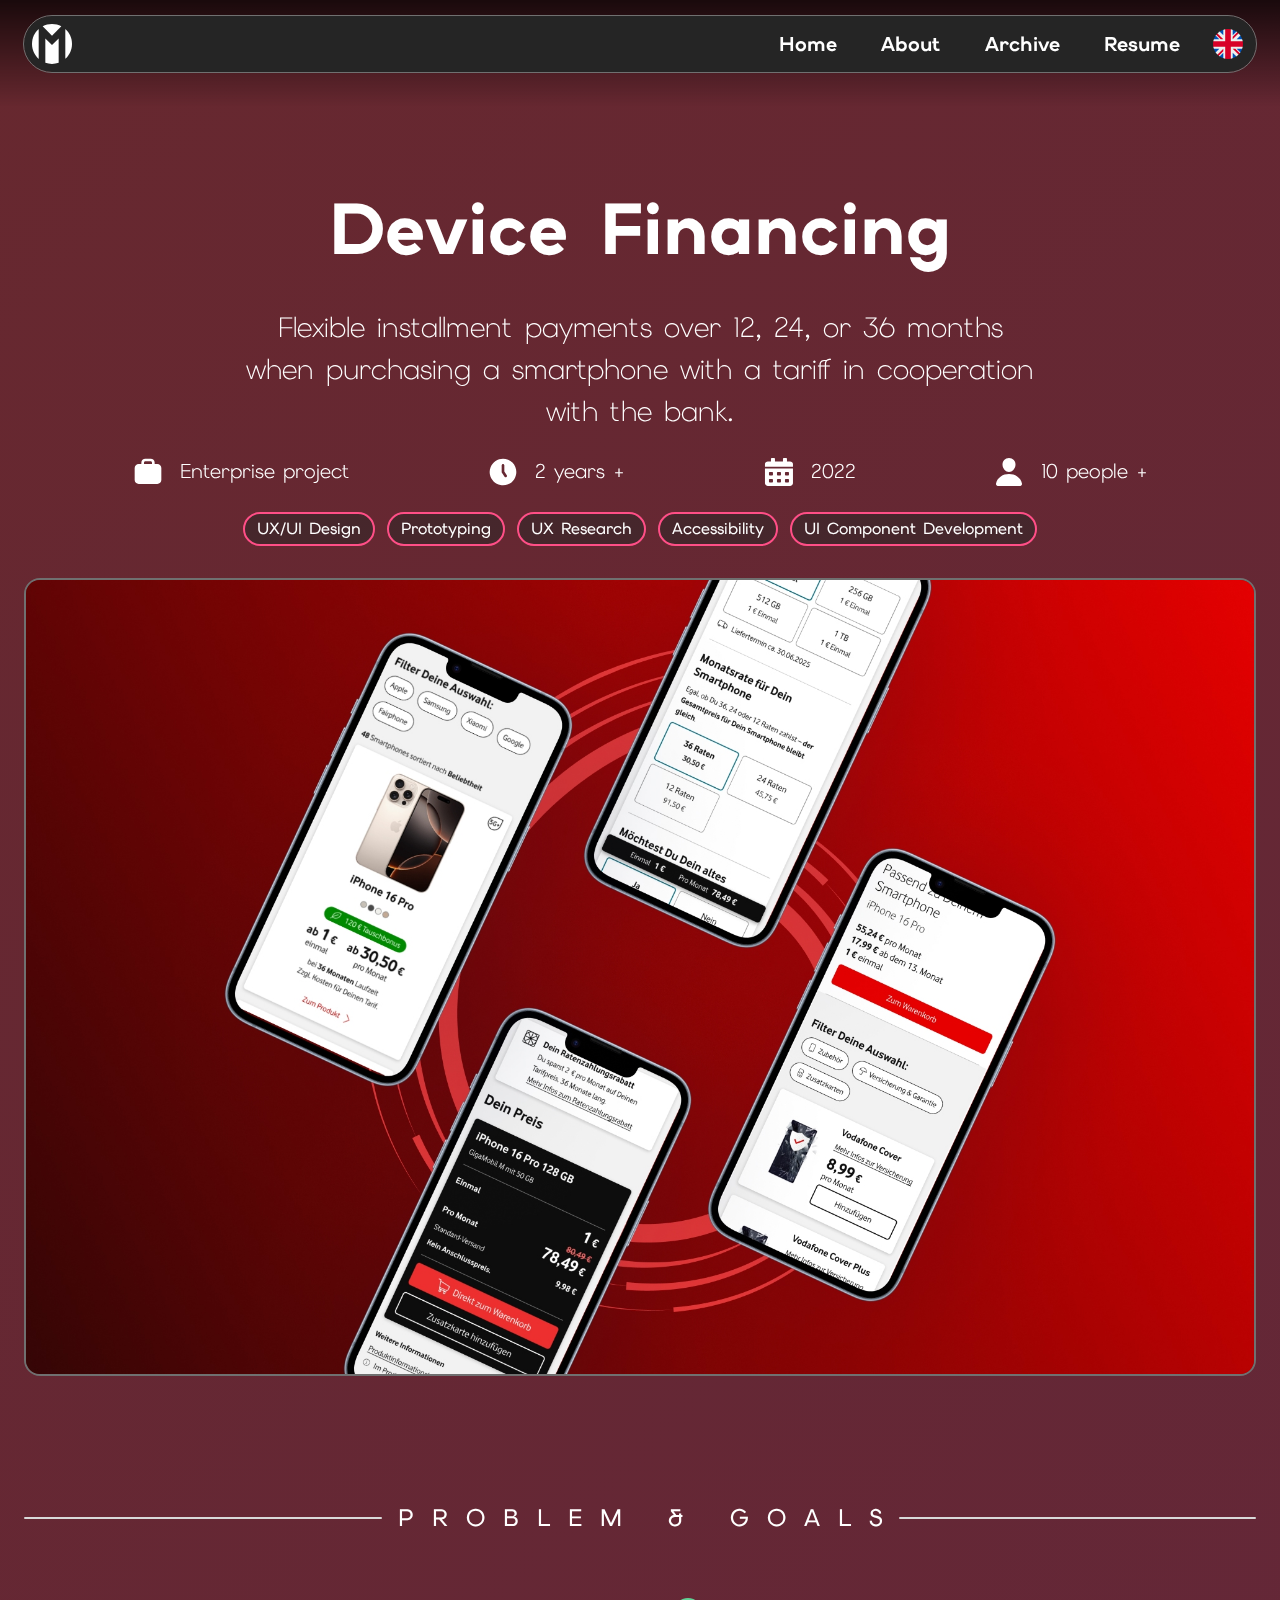
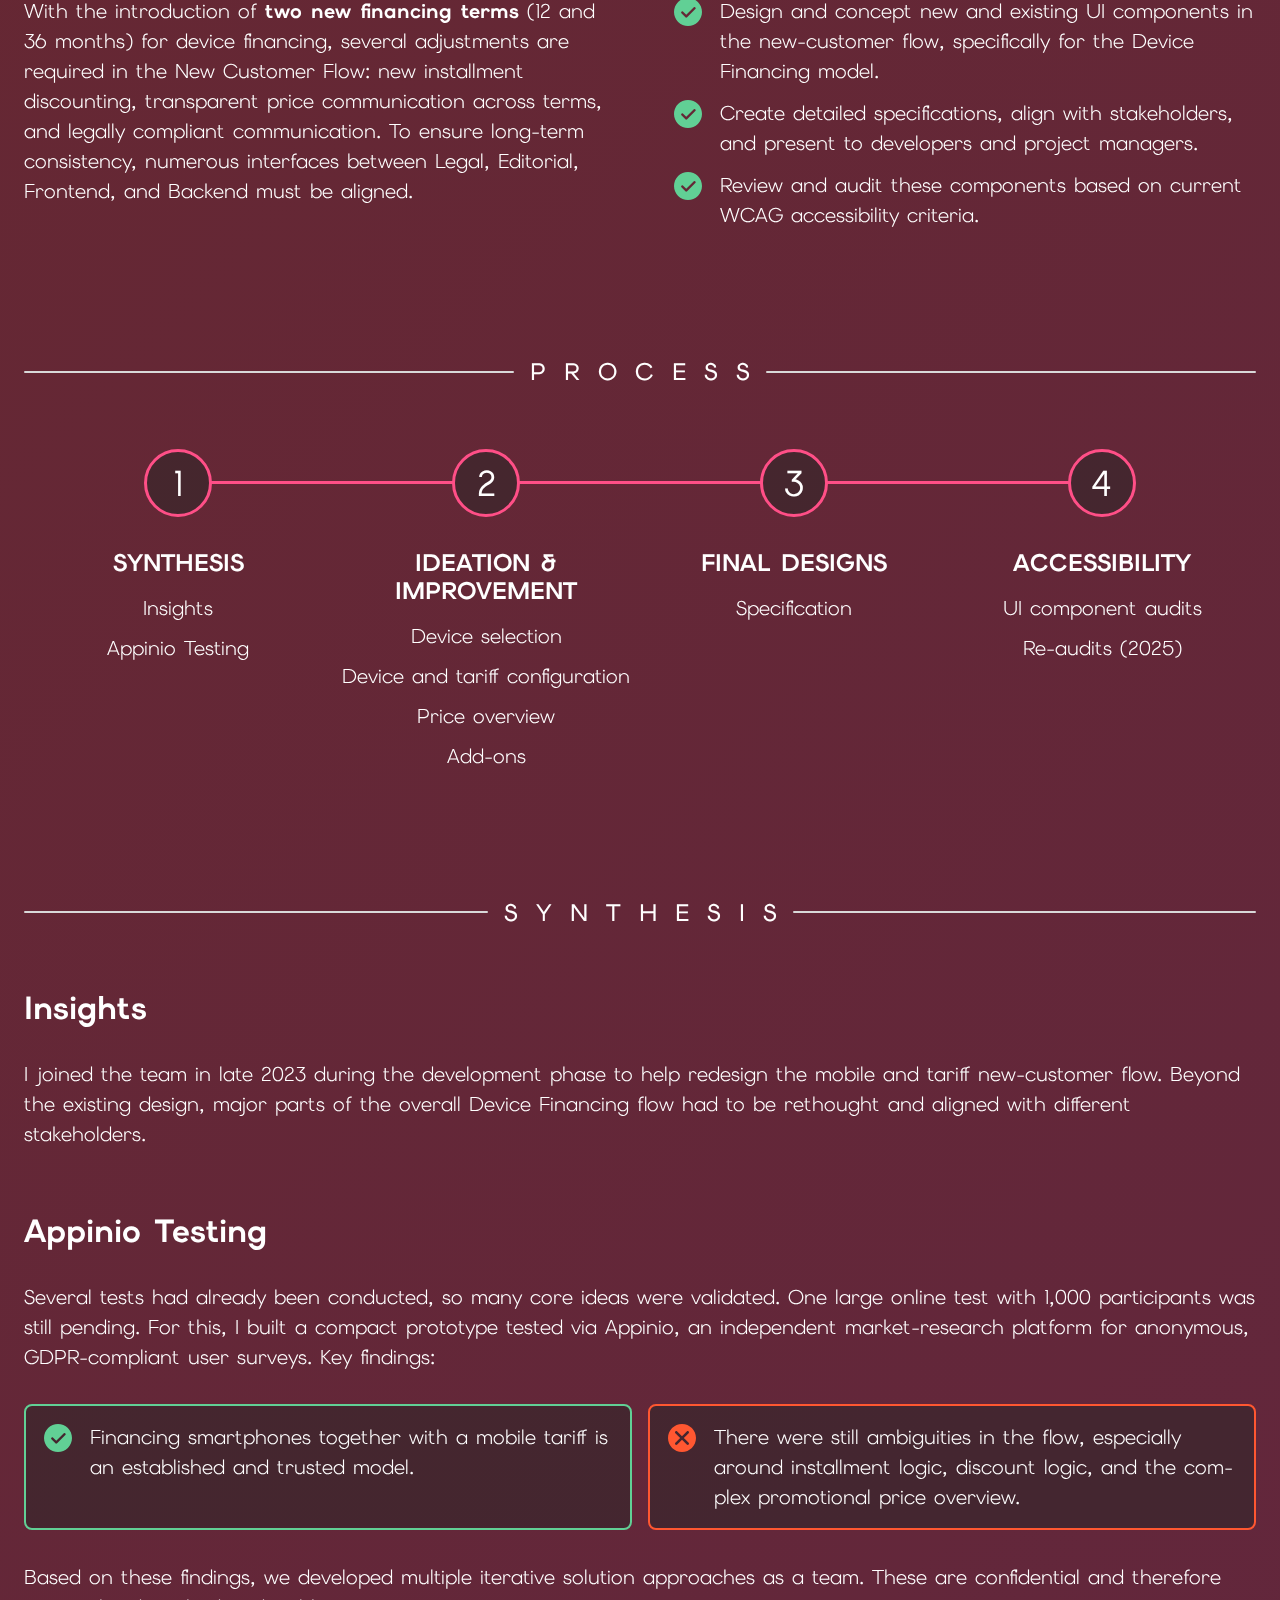
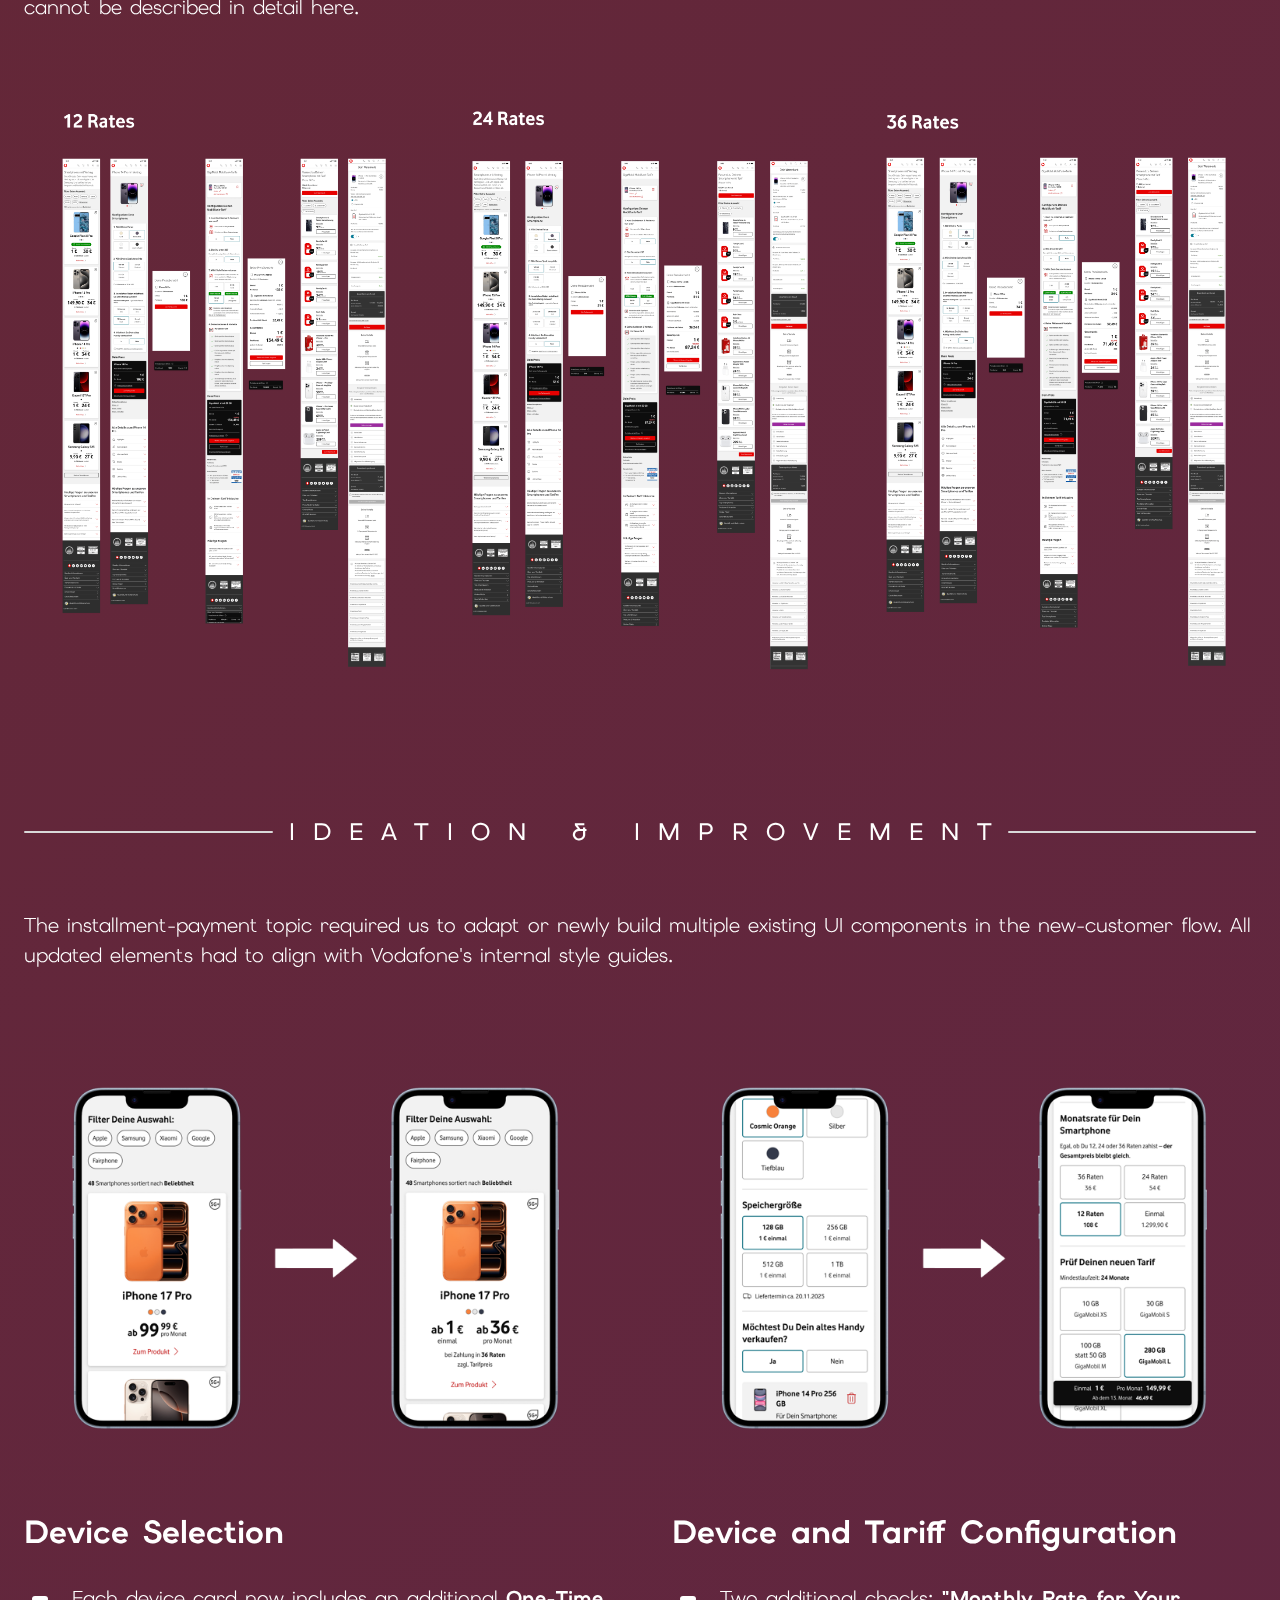
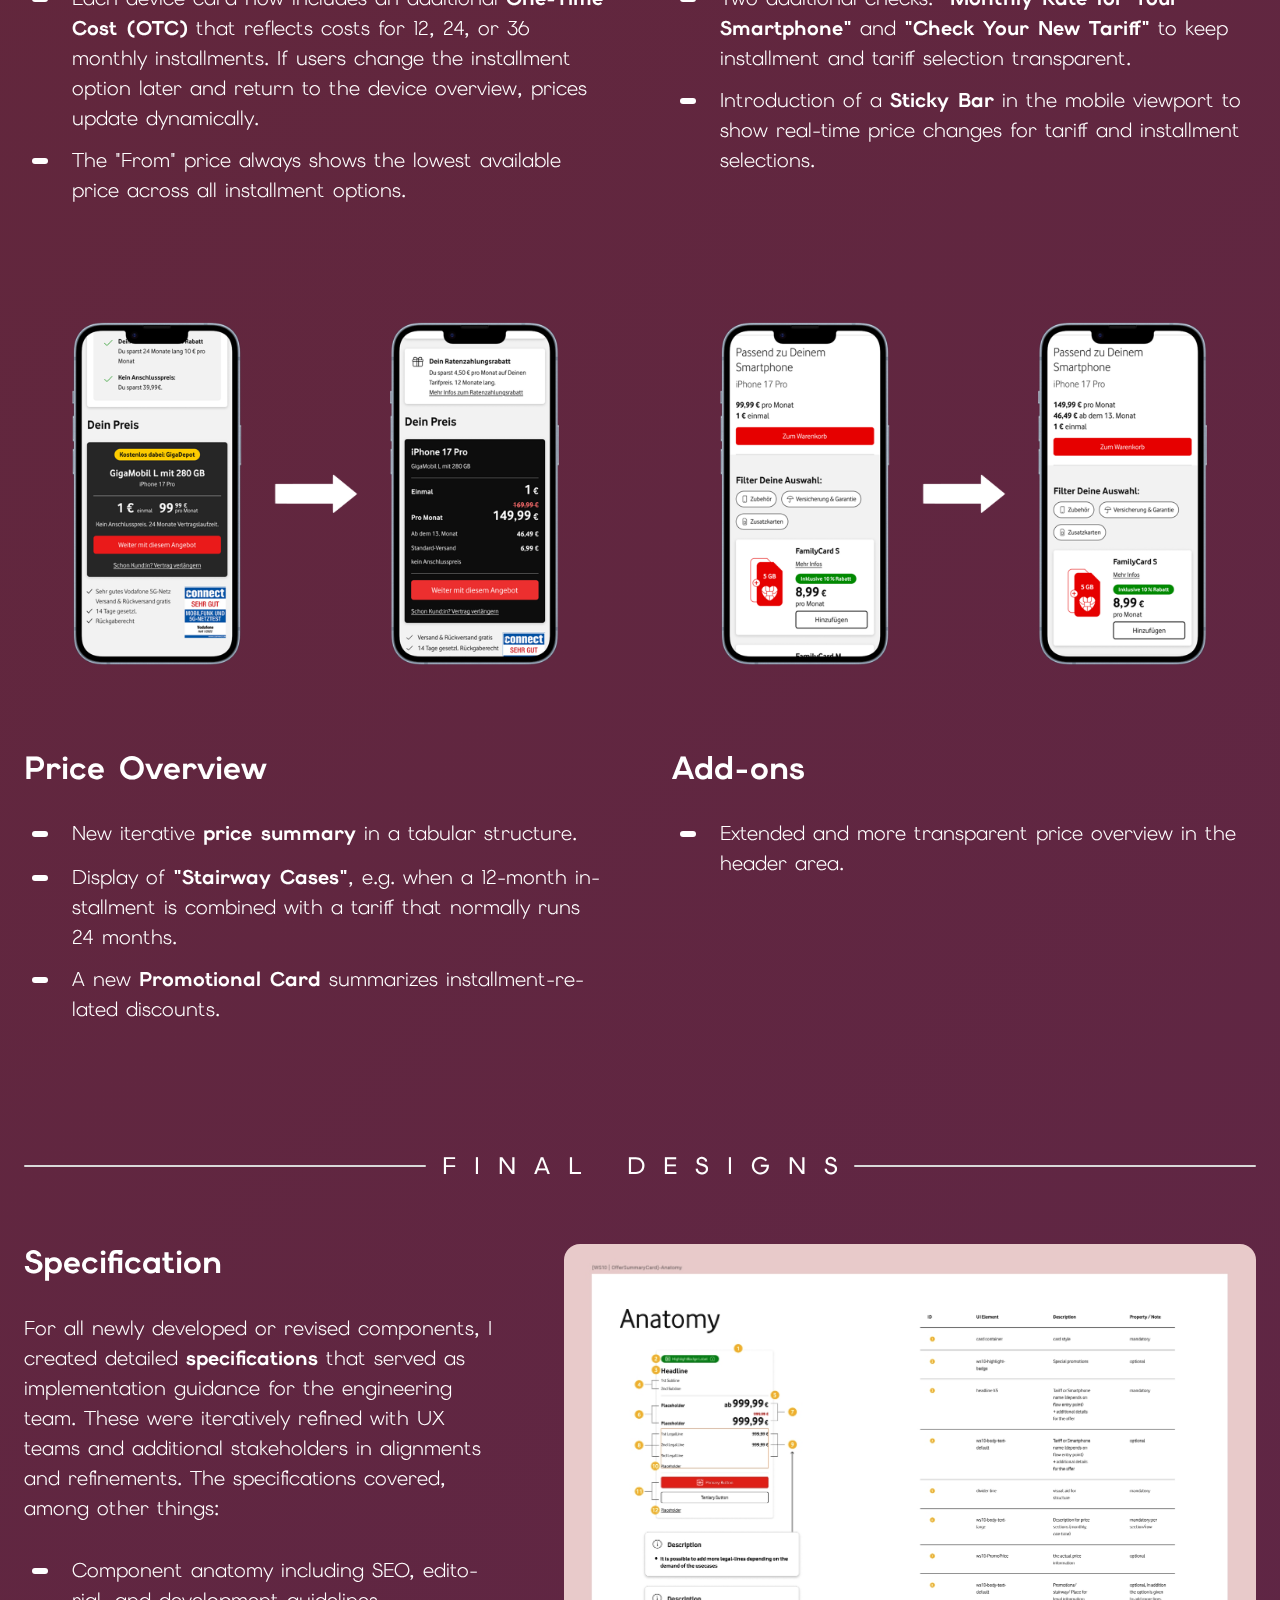
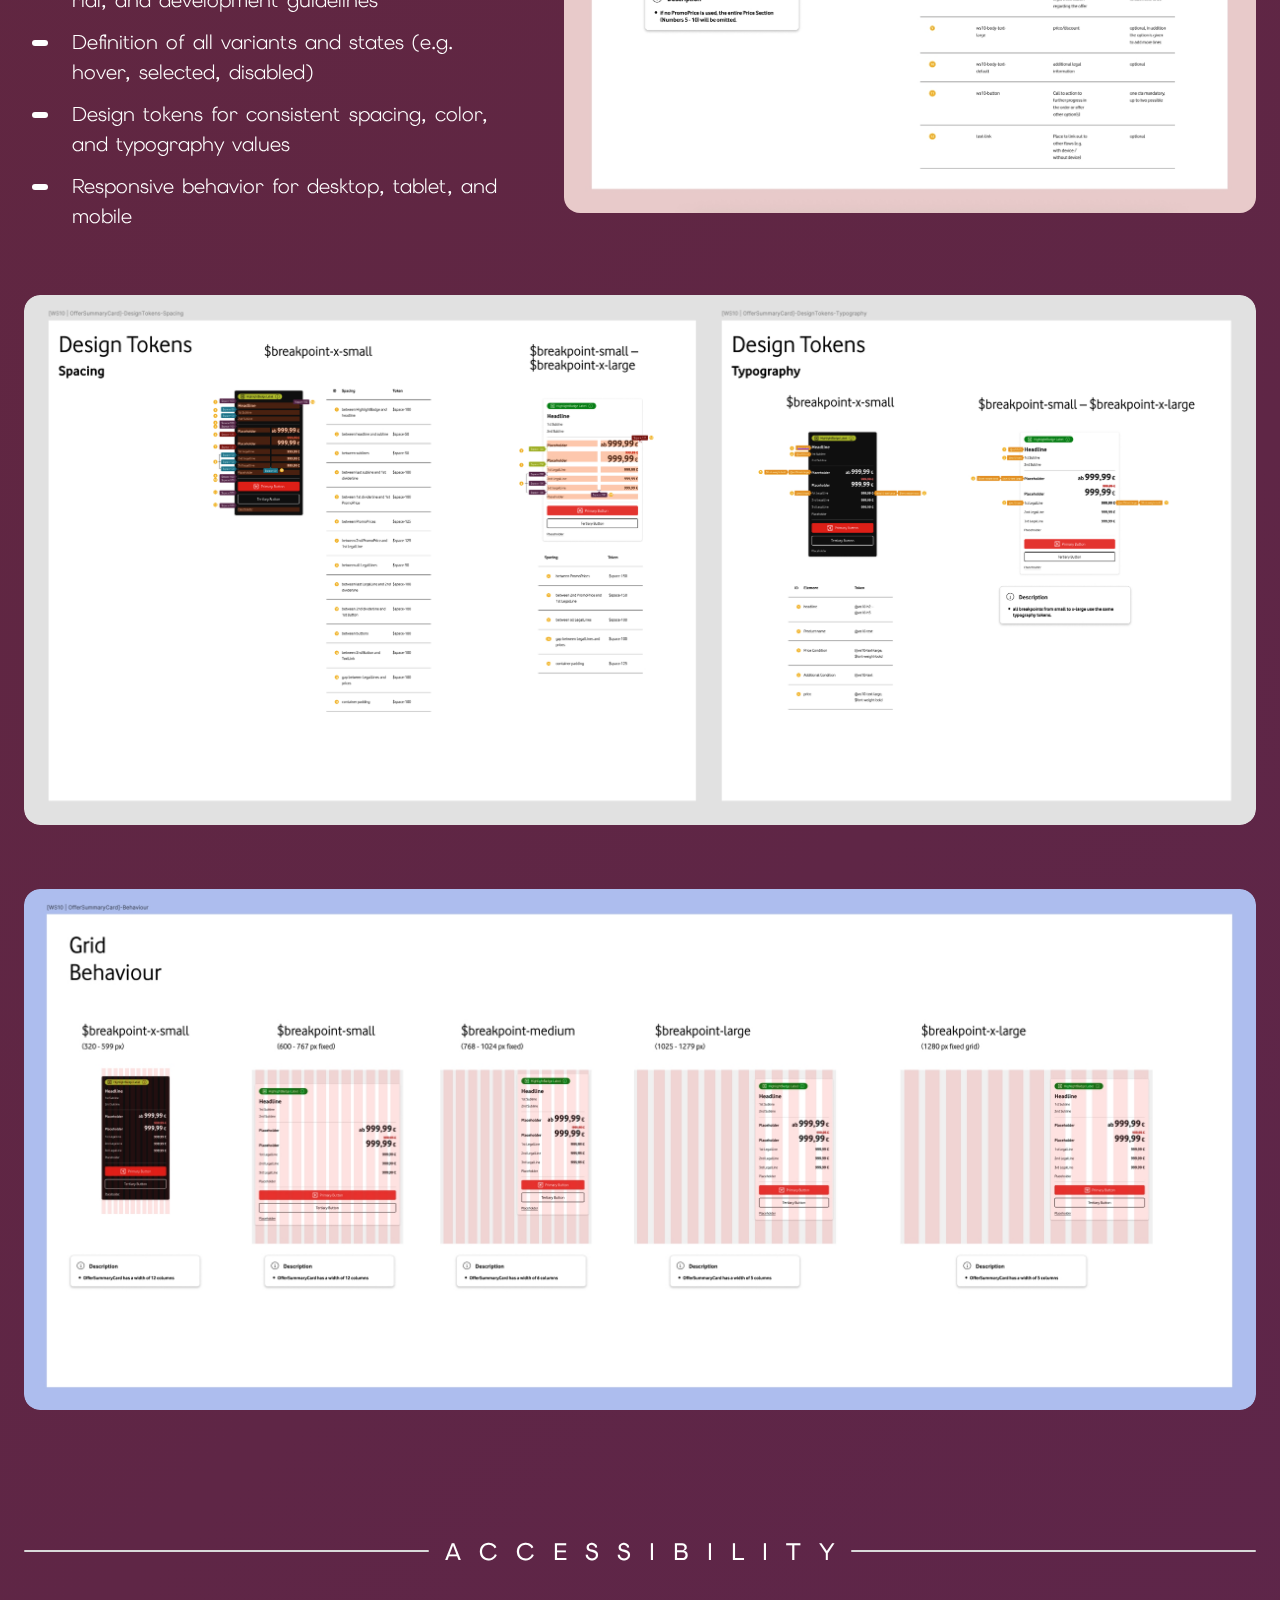
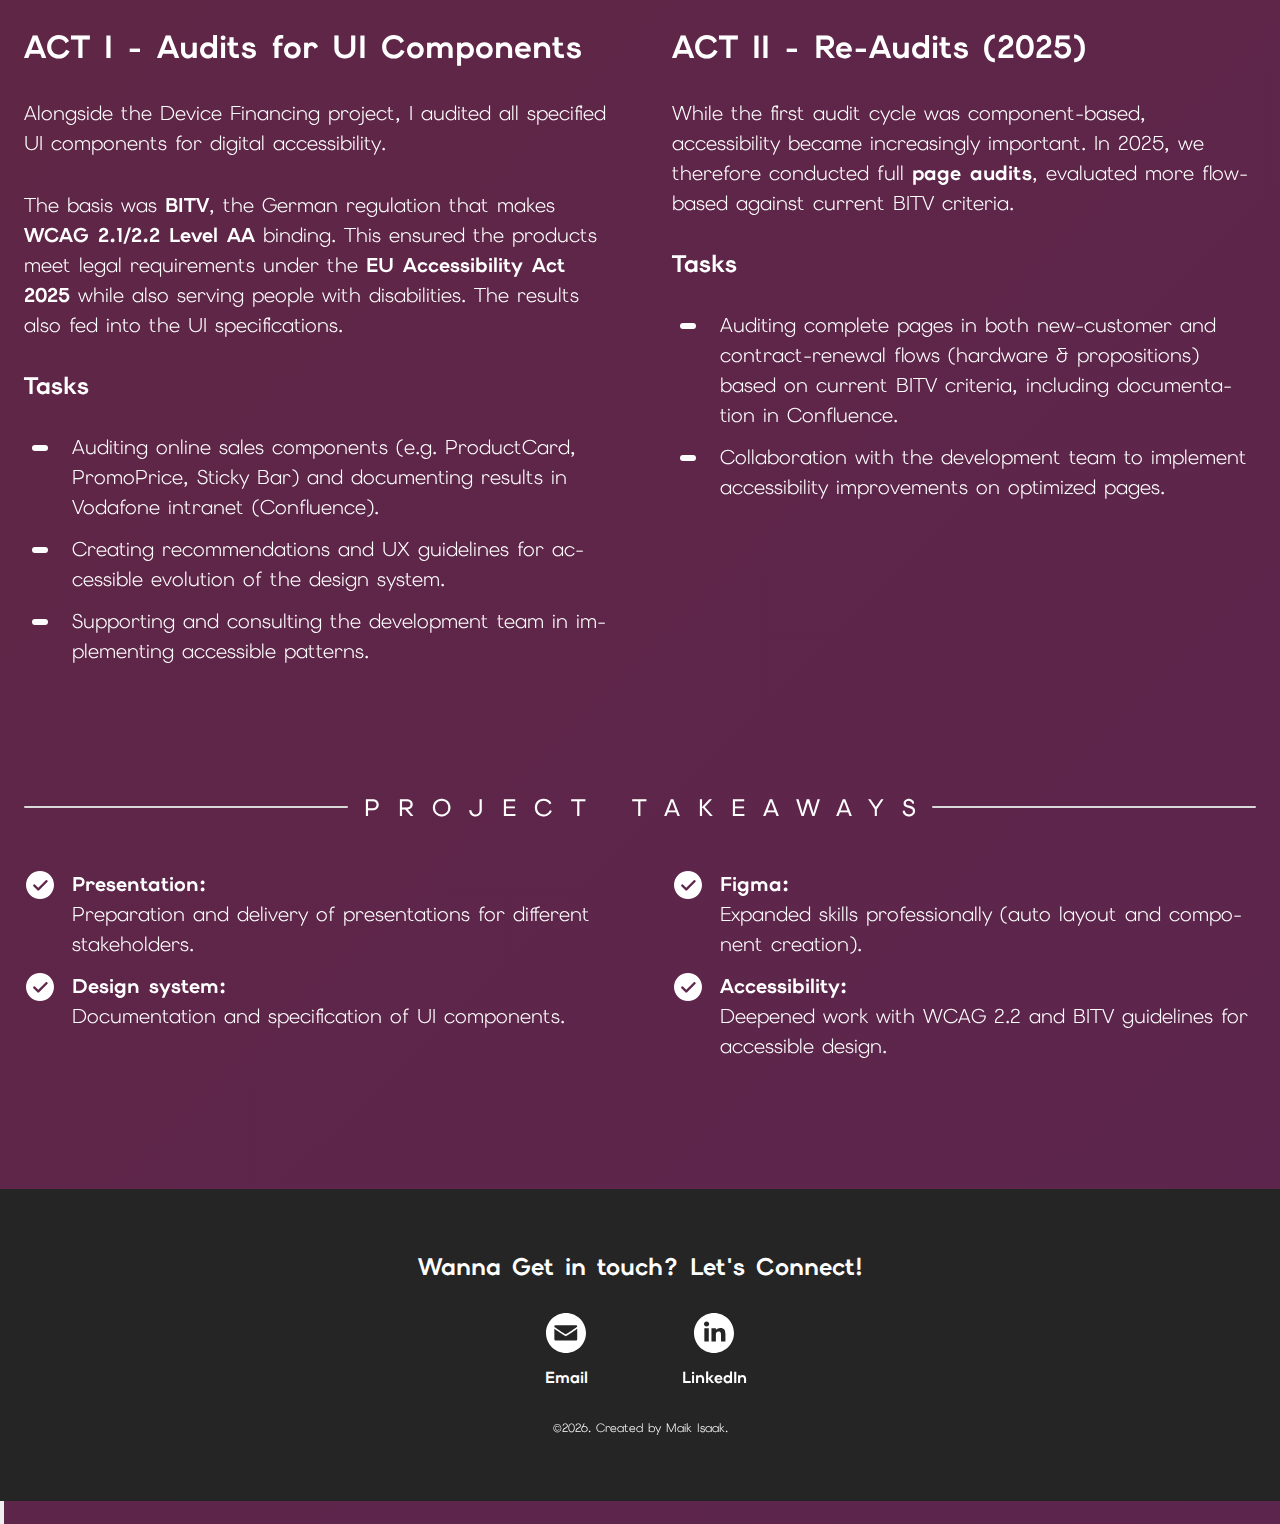
<file: html/device-financing.html>
<!DOCTYPE html>
<html lang="en">

<head>
  <meta charset="UTF-8">
  <meta name="viewport" content="width=device-width, initial-scale=1.0">
  <title>Device Financing – Maik Isaak</title>
  <link rel="icon" type="image/png" href="../favicon/favicon-96x96.png" sizes="96x96" />
  <link rel="icon" type="image/svg+xml" href="../favicon/favicon.svg" />
  <link rel="shortcut icon" href="../favicon/favicon.ico" />
  <link rel="apple-touch-icon" sizes="180x180" href="../favicon/apple-touch-icon.png" />
  <meta name="apple-mobile-web-app-title" content="MyWebSite" />
  <link rel="manifest" href="../favicon/site.webmanifest" />
  <link rel="preconnect" href="https://fonts.googleapis.com">
  <link rel="preconnect" href="https://fonts.gstatic.com" crossorigin>
  <link href="https://fonts.googleapis.com/css2?family=Elms+Sans:ital,wght@0,100..900;1,100..900&display=swap"
    rel="stylesheet">
  <link rel="stylesheet" href="../css/normalize.css">
  <link rel="stylesheet" href="../css/styles.css">
</head>

<body>
  <div id="stars-layer"></div>
  <header>
    <nav class="navbar">
      <a href="../index.html" class="logo" aria-label="Startseite">
        <svg xmlns="http://www.w3.org/2000/svg" alt="Maik Isaak Logo" viewBox="0 0 24 24">
          <path class="color-1" d="M20,3.07v17.85c2.45-2.2,4-5.38,4-8.93s-1.55-6.73-4-8.93Z" />
          <path class="color-1" d="M4,3.07C1.55,5.27,0,8.45,0,12s1.55,6.73,4,8.93V3.07Z" />
          <path class="color-2" d="M16,8.64l-4,4-4-4v14.66c1.25.44,2.6.7,4,.7s2.75-.25,4-.7v-14.66Z" />
          <path class="color-2" d="M12,6.99l5.6-5.6c-1.67-.88-3.58-1.39-5.6-1.39s-3.93.51-5.6,1.39l5.6,5.6Z" />
        </svg>
      </a>
      <ul>
        <li class="navigation-item"><a href="../index.html">Home</a></li>
        <li class="navigation-item"><a href="about.html">About</a></li>
        <li class="navigation-item"><a href="archive.html">Archiv</a></li>
        <li class="navigation-item"><a class="resume-link" href="../img/resume/Resume_Maik_Isaak.pdf" target="_blank"
            rel="noopener noreferrer">Lebenslauf</a></li>
        <li class="language-item" id="language-switcher">
          <button class="language-button" aria-haspopup="true" aria-expanded="false" aria-label="Sprache auswählen">
            <svg viewBox="0 0 48 48" xmlns="http://www.w3.org/2000/svg">
              <mask id="a-current" height="36" maskUnits="userSpaceOnUse" width="36" x="6" y="6">
                <path d="m24 42c9.9411 0 18-8.0589 18-18s-8.0589-18-18-18-18 8.0589-18 18 8.0589 18 18 18z"
                  fill="#fff" />
              </mask>
              <g mask="url(#a-current)">
                <path
                  d="m6 6 .5625 1.54688-.5625 1.61718v1.61714l2.25 3.7969-2.25 3.7969v2.25l2.25 3.375-2.25 3.375v2.25l2.25 3.7969-2.25 3.7969v4.7812l1.54688-.5625 1.61718.5625h1.61714l3.7969-2.25 3.7969 2.25h2.25l3.375-2.25 3.375 2.25h2.25l3.7969-2.25 3.7969 2.25h4.7812l-.5625-1.5469.5625-1.6172v-1.6171l-2.25-3.7969 2.25-3.7969v-2.25l-2.25-3.375 2.25-3.375v-2.25l-2.25-3.7969 2.25-3.7969v-4.7812l-1.5469.5625-1.6172-.5625h-1.6171l-3.7969 2.25-3.7969-2.25h-2.25l-3.375 2.25-3.375-2.25h-2.25l-3.7969 2.25-3.7969-2.25z"
                  fill="#eee" />
                <path
                  d="m29.625 6v7.5938l7.5938-7.5938zm12.375 4.7812-7.5938 7.5938h7.5938zm-36 7.5938h7.5938l-7.5938-7.5938zm4.7812-12.375 7.5938 7.5938v-7.5938zm7.5938 36v-7.5938l-7.5938 7.5938zm-12.375-4.7812 7.5938-7.5938h-7.5938zm36-7.5938h-7.5938l7.5938 7.5938zm-4.7812 12.375-7.5938-7.5938v7.5938z"
                  fill="#0052b4" />
                <path
                  d="m6 6v3.16406l9.2109 9.21094h3.1641zm14.625 0v14.625h-14.625v6.75h14.625v14.625h6.75v-14.625h14.625v-6.75h-14.625v-14.625zm18.2109 0-9.2109 9.2109v3.1641l12.375-12.375zm-20.4609 23.625-12.375 12.375h3.16406l9.21094-9.2109zm11.25 0 12.375 12.375v-3.1641l-9.2109-9.2109z"
                  fill="#d80027" />
              </g>
            </svg>
          </button>
          <div class="language-dropdown" role="menu">
            <button class="language-option active" data-lang="en" role="menuitemradio" aria-checked="true">
              <svg viewBox="0 0 48 48" xmlns="http://www.w3.org/2000/svg">
                <mask id="a-desktop-en" height="36" maskUnits="userSpaceOnUse" width="36" x="6" y="6">
                  <path d="m24 42c9.9411 0 18-8.0589 18-18s-8.0589-18-18-18-18 8.0589-18 18 8.0589 18 18 18z"
                    fill="#fff" />
                </mask>
                <g mask="url(#a-desktop-en)">
                  <path
                    d="m6 6 .5625 1.54688-.5625 1.61718v1.61714l2.25 3.7969-2.25 3.7969v2.25l2.25 3.375-2.25 3.375v2.25l2.25 3.7969-2.25 3.7969v4.7812l1.54688-.5625 1.61718.5625h1.61714l3.7969-2.25 3.7969 2.25h2.25l3.375-2.25 3.375 2.25h2.25l3.7969-2.25 3.7969 2.25h4.7812l-.5625-1.5469.5625-1.6172v-1.6171l-2.25-3.7969 2.25-3.7969v-2.25l-2.25-3.375 2.25-3.375v-2.25l-2.25-3.7969 2.25-3.7969v-4.7812l-1.5469.5625-1.6172-.5625h-1.6171l-3.7969 2.25-3.7969-2.25h-2.25l-3.375 2.25-3.375-2.25h-2.25l-3.7969 2.25-3.7969-2.25z"
                    fill="#eee" />
                  <path
                    d="m29.625 6v7.5938l7.5938-7.5938zm12.375 4.7812-7.5938 7.5938h7.5938zm-36 7.5938h7.5938l-7.5938-7.5938zm4.7812-12.375 7.5938 7.5938v-7.5938zm7.5938 36v-7.5938l-7.5938 7.5938zm-12.375-4.7812 7.5938-7.5938h-7.5938zm36-7.5938h-7.5938l7.5938 7.5938zm-4.7812 12.375-7.5938-7.5938v7.5938z"
                    fill="#0052b4" />
                  <path
                    d="m6 6v3.16406l9.2109 9.21094h3.1641zm14.625 0v14.625h-14.625v6.75h14.625v14.625h6.75v-14.625h14.625v-6.75h-14.625v-14.625zm18.2109 0-9.2109 9.2109v3.1641l12.375-12.375zm-20.4609 23.625-12.375 12.375h3.16406l9.21094-9.2109zm11.25 0 12.375 12.375v-3.1641l-9.2109-9.2109z"
                    fill="#d80027" />
                </g>
              </svg>
              <span>English</span>
            </button>
            <button class="language-option" data-lang="de" role="menuitemradio" aria-checked="false">
              <svg viewBox="0 0 48 48" fill="none" xmlns="http://www.w3.org/2000/svg">
                <mask id="mask0_307_1346" style="mask-type:luminance" maskUnits="userSpaceOnUse" x="6" y="6" width="36"
                  height="36">
                  <path
                    d="M24 42C33.9411 42 42 33.9411 42 24C42 14.0589 33.9411 6 24 6C14.0589 6 6 14.0589 6 24C6 33.9411 14.0589 42 24 42Z"
                    fill="white" />
                </mask>
                <g mask="url(#mask0_307_1346)">
                  <path d="M6 30.2578L24.0492 28.4648L42 30.2578V42H6V30.2578Z" fill="#FFDA44" />
                  <path d="M6 17.7422L23.9297 16.125L42 17.7422V30.2578H6V17.7422Z" fill="#D80027" />
                  <path d="M6 6H42V17.7422H6V6Z" fill="#333333" />
                </g>
              </svg>
              <span>Deutsch</span>
            </button>
          </div>
        </li>
        <li class="mobile-menu-item" id="mobile-menu">
          <button class="mobile-menu-button" aria-haspopup="true" aria-expanded="false" aria-label="Open menu">
            <svg class="mobile-menu-icon mobile-menu-icon--burger" viewBox="0 0 24 24"
              xmlns="http://www.w3.org/2000/svg" aria-hidden="true">
              <path d="M4 7h16M4 12h16M4 17h16" stroke="currentColor" stroke-width="2" stroke-linecap="round" />
            </svg>
            <svg class="mobile-menu-icon mobile-menu-icon--close" viewBox="0 0 24 24" xmlns="http://www.w3.org/2000/svg"
              aria-hidden="true">
              <path d="M6 6l12 12M18 6L6 18" stroke="currentColor" stroke-width="2" stroke-linecap="round" />
            </svg>
          </button>
          <div class="mobile-menu-dropdown" role="menu">
            <a class="mobile-navigation-link" href="../index.html">Home</a>
            <a class="mobile-navigation-link" href="about.html">About</a>
            <a class="mobile-navigation-link" href="archive.html">Archiv</a>
            <a class="mobile-navigation-link resume-link" href="../img/resume/Resume_Maik_Isaak.pdf" target="_blank"
              rel="noopener noreferrer">Lebenslauf</a>
            <div class="mobile-language-group">
              <span class="mobile-language-label"><span class="mobile-language-label-text">Sprache</span></span>
              <div class="mobile-language-options">
                <button class="mobile-language-option active" data-lang="en" type="button">
                  <svg viewBox="0 0 48 48" xmlns="http://www.w3.org/2000/svg">
                    <mask id="a-mobile" height="36" maskUnits="userSpaceOnUse" width="36" x="6" y="6">
                      <path d="m24 42c9.9411 0 18-8.0589 18-18s-8.0589-18-18-18-18 8.0589-18 18 8.0589 18 18 18z"
                        fill="#fff" />
                    </mask>
                    <g mask="url(#a-mobile)">
                      <path
                        d="m6 6 .5625 1.54688-.5625 1.61718v1.61714l2.25 3.7969-2.25 3.7969v2.25l2.25 3.375-2.25 3.375v2.25l2.25 3.7969-2.25 3.7969v4.7812l1.54688-.5625 1.61718.5625h1.61714l3.7969-2.25 3.7969 2.25h2.25l3.375-2.25 3.375 2.25h2.25l3.7969-2.25 3.7969 2.25h4.7812l-.5625-1.5469.5625-1.6172v-1.6171l-2.25-3.7969 2.25-3.7969v-2.25l-2.25-3.375 2.25-3.375v-2.25l-2.25-3.7969 2.25-3.7969v-4.7812l-1.5469.5625-1.6172-.5625h-1.6171l-3.7969 2.25-3.7969-2.25h-2.25l-3.375 2.25-3.375-2.25h-2.25l-3.7969 2.25-3.7969-2.25z"
                        fill="#eee" />
                      <path
                        d="m29.625 6v7.5938l7.5938-7.5938zm12.375 4.7812-7.5938 7.5938h7.5938zm-36 7.5938h7.5938l-7.5938-7.5938zm4.7812-12.375 7.5938 7.5938v-7.5938zm7.5938 36v-7.5938l-7.5938 7.5938zm-12.375-4.7812 7.5938-7.5938h-7.5938zm36-7.5938h-7.5938l7.5938 7.5938zm-4.7812 12.375-7.5938-7.5938v7.5938z"
                        fill="#0052b4" />
                      <path
                        d="m6 6v3.16406l9.2109 9.21094h3.1641zm14.625 0v14.625h-14.625v6.75h14.625v14.625h6.75v-14.625h14.625v-6.75h-14.625v-14.625zm18.2109 0-9.2109 9.2109v3.1641l12.375-12.375zm-20.4609 23.625-12.375 12.375h3.16406l9.21094-9.2109zm11.25 0 12.375 12.375v-3.1641l-9.2109-9.2109z"
                        fill="#d80027" />
                    </g>
                  </svg>
                  <span>English</span>
                </button>
                <button class="mobile-language-option" data-lang="de" type="button">
                  <svg viewBox="0 0 48 48" fill="none" xmlns="http://www.w3.org/2000/svg">
                    <mask id="mask0_307_1346_mobile" style="mask-type:luminance" maskUnits="userSpaceOnUse" x="6" y="6"
                      width="36" height="36">
                      <path
                        d="M24 42C33.9411 42 42 33.9411 42 24C42 14.0589 33.9411 6 24 6C14.0589 6 6 14.0589 6 24C6 33.9411 14.0589 42 24 42Z"
                        fill="white" />
                    </mask>
                    <g mask="url(#mask0_307_1346_mobile)">
                      <path d="M6 30.2578L24.0492 28.4648L42 30.2578V42H6V30.2578Z" fill="#FFDA44" />
                      <path d="M6 17.7422L23.9297 16.125L42 17.7422V30.2578H6V17.7422Z" fill="#D80027" />
                      <path d="M6 6H42V17.7422H6V6Z" fill="#333333" />
                    </g>
                  </svg>
                  <span>Deutsch</span>
                </button>
              </div>
            </div>
          </div>
        </li>
      </ul>
    </nav>
  </header>
  <div class="shadow-bar"></div>
  <main>
    <section class="project-intro">
      <h1>Device Financing</h1>
      <div class="project-intro-text">
        <p class="subline">Flexible Ratenzahlungen über 12, 24 oder 36 Monate beim Kauf eines Smartphones mit Tarif in
          Kooperation mit der Bank.</p>
        <ul class="info-group icon-text-list">
          <li class="icon-text">
            <svg viewBox="0 0 32 32" xmlns="http://www.w3.org/2000/svg">
              <path
                d="M18.6666 2.66675C19.7275 2.66675 20.7449 3.08818 21.4951 3.83832C22.2452 4.58847 22.6666 5.60588 22.6666 6.66675V8.00008H25.3333C26.3942 8.00008 27.4116 8.42151 28.1617 9.17166C28.9119 9.9218 29.3333 10.9392 29.3333 12.0001V24.0001C29.3333 25.0609 28.9119 26.0784 28.1617 26.8285C27.4116 27.5787 26.3942 28.0001 25.3333 28.0001H6.66663C5.60576 28.0001 4.58834 27.5787 3.8382 26.8285C3.08805 26.0784 2.66663 25.0609 2.66663 24.0001V12.0001C2.66663 10.9392 3.08805 9.9218 3.8382 9.17166C4.58834 8.42151 5.60576 8.00008 6.66663 8.00008H9.33329V6.66675C9.33329 5.60588 9.75472 4.58847 10.5049 3.83832C11.255 3.08818 12.2724 2.66675 13.3333 2.66675H18.6666ZM18.6666 5.33342H13.3333C12.9797 5.33342 12.6405 5.47389 12.3905 5.72394C12.1404 5.97399 12 6.31313 12 6.66675V8.00008H20V6.66675C20 6.31313 19.8595 5.97399 19.6094 5.72394C19.3594 5.47389 19.0202 5.33342 18.6666 5.33342Z" />
            </svg>
            <span>Unternehmensprojekt</span>
          </li>
          <li class="icon-text">
            <svg viewBox="0 0 32 32" xmlns="http://www.w3.org/2000/svg">
              <path
                d="M16 2.66663C13.3629 2.66663 10.7851 3.44861 8.59242 4.9137C6.39977 6.37878 4.6908 8.46116 3.68163 10.8975C2.67246 13.3339 2.40842 16.0147 2.92289 18.6012C3.43736 21.1876 4.70724 23.5633 6.57194 25.428C8.43664 27.2927 10.8124 28.5626 13.3988 29.0771C15.9852 29.5916 18.6661 29.3275 21.1025 28.3184C23.5388 27.3092 25.6212 25.6002 27.0863 23.4076C28.5514 21.2149 29.3334 18.637 29.3334 16C29.3334 14.249 28.9885 12.5152 28.3184 10.8975C27.6484 9.27984 26.6662 7.80998 25.4281 6.57187C24.19 5.33375 22.7201 4.35163 21.1025 3.68157C19.4848 3.0115 17.751 2.66663 16 2.66663ZM19.4 21.1066C19.1853 21.257 18.9288 21.3363 18.6667 21.3333C18.4471 21.3322 18.2312 21.2768 18.0381 21.1721C17.845 21.0674 17.6808 20.9167 17.56 20.7333L14.8934 16.7333C14.7476 16.5163 14.6687 16.2613 14.6667 16V9.33329C14.6667 8.97967 14.8072 8.64053 15.0572 8.39048C15.3073 8.14044 15.6464 7.99996 16 7.99996C16.3536 7.99996 16.6928 8.14044 16.9428 8.39048C17.1929 8.64053 17.3334 8.97967 17.3334 9.33329V15.6L19.7734 19.2666C19.9663 19.5606 20.0354 19.9189 19.9655 20.2635C19.8955 20.6081 19.6923 20.9111 19.4 21.1066Z" />
            </svg>
            <span>2 Jahre +</span>
          </li>
          <li class="icon-text">
            <svg viewBox="0 0 32 32" xmlns="http://www.w3.org/2000/svg">
              <path
                d="M1.96228 27.3372C1.96228 28.7864 3.30603 29.9622 4.96228 29.9622H26.9623C28.6185 29.9622 29.9623 28.7864 29.9623 27.3372V12.4622H1.96228V27.3372ZM21.9623 16.6184C21.9623 16.2575 22.2998 15.9622 22.7123 15.9622H25.2123C25.6248 15.9622 25.9623 16.2575 25.9623 16.6184V18.8059C25.9623 19.1668 25.6248 19.4622 25.2123 19.4622H22.7123C22.2998 19.4622 21.9623 19.1668 21.9623 18.8059V16.6184ZM21.9623 23.6184C21.9623 23.2575 22.2998 22.9622 22.7123 22.9622H25.2123C25.6248 22.9622 25.9623 23.2575 25.9623 23.6184V25.8059C25.9623 26.1668 25.6248 26.4622 25.2123 26.4622H22.7123C22.2998 26.4622 21.9623 26.1668 21.9623 25.8059V23.6184ZM13.9623 16.6184C13.9623 16.2575 14.2998 15.9622 14.7123 15.9622H17.2123C17.6248 15.9622 17.9623 16.2575 17.9623 16.6184V18.8059C17.9623 19.1668 17.6248 19.4622 17.2123 19.4622H14.7123C14.2998 19.4622 13.9623 19.1668 13.9623 18.8059V16.6184ZM13.9623 23.6184C13.9623 23.2575 14.2998 22.9622 14.7123 22.9622H17.2123C17.6248 22.9622 17.9623 23.2575 17.9623 23.6184V25.8059C17.9623 26.1668 17.6248 26.4622 17.2123 26.4622H14.7123C14.2998 26.4622 13.9623 26.1668 13.9623 25.8059V23.6184ZM5.96228 16.6184C5.96228 16.2575 6.29978 15.9622 6.71228 15.9622H9.21228C9.62478 15.9622 9.96228 16.2575 9.96228 16.6184V18.8059C9.96228 19.1668 9.62478 19.4622 9.21228 19.4622H6.71228C6.29978 19.4622 5.96228 19.1668 5.96228 18.8059V16.6184ZM5.96228 23.6184C5.96228 23.2575 6.29978 22.9622 6.71228 22.9622H9.21228C9.62478 22.9622 9.96228 23.2575 9.96228 23.6184V25.8059C9.96228 26.1668 9.62478 26.4622 9.21228 26.4622H6.71228C6.29978 26.4622 5.96228 26.1668 5.96228 25.8059V23.6184ZM26.9623 5.46216H23.9623V2.83716C23.9623 2.35591 23.5123 1.96216 22.9623 1.96216H20.9623C20.4123 1.96216 19.9623 2.35591 19.9623 2.83716V5.46216H11.9623V2.83716C11.9623 2.35591 11.5123 1.96216 10.9623 1.96216H8.96228C8.41228 1.96216 7.96228 2.35591 7.96228 2.83716V5.46216H4.96228C3.30603 5.46216 1.96228 6.63794 1.96228 8.08716V10.7122H29.9623V8.08716C29.9623 6.63794 28.6185 5.46216 26.9623 5.46216Z" />
            </svg>
            <span>2022</span>
          </li>
          <li class="icon-text">
            <svg viewBox="0 0 32 32" xmlns="http://www.w3.org/2000/svg">
              <path
                d="M20.79 4.03625C19.5737 2.72313 17.875 2 16 2C14.115 2 12.4106 2.71875 11.2 4.02375C9.97624 5.34312 9.37999 7.13625 9.51999 9.0725C9.79749 12.8925 12.7044 16 16 16C19.2956 16 22.1975 12.8931 22.4794 9.07375C22.6212 7.155 22.0212 5.36562 20.79 4.03625ZM27 30H4.99999C4.71203 30.0037 4.42686 29.9433 4.16522 29.8229C3.90358 29.7026 3.67206 29.5254 3.48749 29.3044C3.08124 28.8187 2.91749 28.1556 3.03874 27.485C3.56624 24.5588 5.21249 22.1006 7.79999 20.375C10.0987 18.8431 13.0106 18 16 18C18.9894 18 21.9012 18.8437 24.2 20.375C26.7875 22.1 28.4337 24.5581 28.9612 27.4844C29.0825 28.155 28.9187 28.8181 28.5125 29.3037C28.328 29.5249 28.0965 29.7022 27.8349 29.8226C27.5732 29.9431 27.288 30.0037 27 30Z" />
            </svg>
            <span>10 Personen +</span>
          </li>
        </ul>
        <ul class="tags">
          <li class="tag">UX/UI-Design</li>
          <li class="tag">Prototyping</li>
          <li class="tag">UX-Research</li>
          <li class="tag">Accessibility</li>
          <li class="tag">UI-Komponentenentwicklung</li>
        </ul>
      </div>
      <div class="project-intro-image">
        <img src="../img/device-financing/project-card-5.jpg" alt="Projektbild Device Financing">
      </div>
    </section>
    <section class="project-two-column">
      <h2 class="h2-section">
        <span class="title-text">
          Problem & Goals
        </span>
      </h2>
      <p class="project-details-text">
        Mit der Einführung von <strong>zwei neuen Laufzeitoptionen</strong> (12 und 36 Monate) für die
        Gerätefinanzierung ergeben sich mehrere Anpassungen im New Customer Flow: neue Rabattierung der Ratenzahlung,
        transparente Preiskommunikation der verschiedenen Laufzeiten sowie rechtssichere Kommunikation. Damit dies
        langfristig konsistent umgesetzt werden kann, müssen zahlreiche Schnittstellen zwischen Legal, Editorial,
        Frontend und Backend abgestimmt werden.
      </p>
      <ul class="info-group project-details-list icon-text-list">
        <li class="icon-text">
          <svg viewBox="0 0 32 32" xmlns="http://www.w3.org/2000/svg">
            <path
              d="M16 2C19.713 2 23.274 3.475 25.8995 6.1005C28.525 8.72601 30 12.287 30 16C30 19.713 28.525 23.274 25.8995 25.8995C23.274 28.525 19.713 30 16 30C12.287 30 8.72601 28.525 6.1005 25.8995C3.475 23.274 2 19.713 2 16C2 12.287 3.475 8.72601 6.1005 6.1005C8.72601 3.475 12.287 2 16 2ZM14.256 18.762L11.146 15.65C11.0345 15.5385 10.9021 15.4501 10.7565 15.3897C10.6108 15.3294 10.4547 15.2983 10.297 15.2983C10.1393 15.2983 9.9832 15.3294 9.83752 15.3897C9.69185 15.4501 9.55949 15.5385 9.448 15.65C9.22283 15.8752 9.09633 16.1806 9.09633 16.499C9.09633 16.8174 9.22283 17.1228 9.448 17.348L13.408 21.308C13.5192 21.4201 13.6514 21.509 13.7972 21.5697C13.9429 21.6304 14.0992 21.6616 14.257 21.6616C14.4148 21.6616 14.5711 21.6304 14.7168 21.5697C14.8626 21.509 14.9948 21.4201 15.106 21.308L23.306 13.106C23.419 12.995 23.5089 12.8627 23.5705 12.7167C23.6321 12.5708 23.6641 12.4141 23.6649 12.2557C23.6656 12.0973 23.635 11.9403 23.5748 11.7938C23.5145 11.6473 23.4259 11.5142 23.3139 11.4021C23.202 11.29 23.069 11.2012 22.9225 11.1408C22.7761 11.0804 22.6191 11.0496 22.4607 11.0501C22.3023 11.0507 22.1456 11.0826 21.9996 11.144C21.8536 11.2054 21.7212 11.2951 21.61 11.408L14.256 18.762Z" />
          </svg>
          <span>Entwicklung und Konzeption neuer und existierender UI-Komponenten im Neukundenflow, speziell für das
            Device Financing Modell</span>
        </li>
        <li class="icon-text">
          <svg viewBox="0 0 32 32" xmlns="http://www.w3.org/2000/svg">
            <path
              d="M16 2C19.713 2 23.274 3.475 25.8995 6.1005C28.525 8.72601 30 12.287 30 16C30 19.713 28.525 23.274 25.8995 25.8995C23.274 28.525 19.713 30 16 30C12.287 30 8.72601 28.525 6.1005 25.8995C3.475 23.274 2 19.713 2 16C2 12.287 3.475 8.72601 6.1005 6.1005C8.72601 3.475 12.287 2 16 2ZM14.256 18.762L11.146 15.65C11.0345 15.5385 10.9021 15.4501 10.7565 15.3897C10.6108 15.3294 10.4547 15.2983 10.297 15.2983C10.1393 15.2983 9.9832 15.3294 9.83752 15.3897C9.69185 15.4501 9.55949 15.5385 9.448 15.65C9.22283 15.8752 9.09633 16.1806 9.09633 16.499C9.09633 16.8174 9.22283 17.1228 9.448 17.348L13.408 21.308C13.5192 21.4201 13.6514 21.509 13.7972 21.5697C13.9429 21.6304 14.0992 21.6616 14.257 21.6616C14.4148 21.6616 14.5711 21.6304 14.7168 21.5697C14.8626 21.509 14.9948 21.4201 15.106 21.308L23.306 13.106C23.419 12.995 23.5089 12.8627 23.5705 12.7167C23.6321 12.5708 23.6641 12.4141 23.6649 12.2557C23.6656 12.0973 23.635 11.9403 23.5748 11.7938C23.5145 11.6473 23.4259 11.5142 23.3139 11.4021C23.202 11.29 23.069 11.2012 22.9225 11.1408C22.7761 11.0804 22.6191 11.0496 22.4607 11.0501C22.3023 11.0507 22.1456 11.0826 21.9996 11.144C21.8536 11.2054 21.7212 11.2951 21.61 11.408L14.256 18.762Z" />
          </svg>
          <span>Anfertigung detaillierter Spezifikation, Abstimmung und Präsentation für Stakeholder, Entwickler und
            Projektmanager</span>
        </li>
        <li class="icon-text">
          <svg viewBox="0 0 32 32" xmlns="http://www.w3.org/2000/svg">
            <path
              d="M16 2C19.713 2 23.274 3.475 25.8995 6.1005C28.525 8.72601 30 12.287 30 16C30 19.713 28.525 23.274 25.8995 25.8995C23.274 28.525 19.713 30 16 30C12.287 30 8.72601 28.525 6.1005 25.8995C3.475 23.274 2 19.713 2 16C2 12.287 3.475 8.72601 6.1005 6.1005C8.72601 3.475 12.287 2 16 2ZM14.256 18.762L11.146 15.65C11.0345 15.5385 10.9021 15.4501 10.7565 15.3897C10.6108 15.3294 10.4547 15.2983 10.297 15.2983C10.1393 15.2983 9.9832 15.3294 9.83752 15.3897C9.69185 15.4501 9.55949 15.5385 9.448 15.65C9.22283 15.8752 9.09633 16.1806 9.09633 16.499C9.09633 16.8174 9.22283 17.1228 9.448 17.348L13.408 21.308C13.5192 21.4201 13.6514 21.509 13.7972 21.5697C13.9429 21.6304 14.0992 21.6616 14.257 21.6616C14.4148 21.6616 14.5711 21.6304 14.7168 21.5697C14.8626 21.509 14.9948 21.4201 15.106 21.308L23.306 13.106C23.419 12.995 23.5089 12.8627 23.5705 12.7167C23.6321 12.5708 23.6641 12.4141 23.6649 12.2557C23.6656 12.0973 23.635 11.9403 23.5748 11.7938C23.5145 11.6473 23.4259 11.5142 23.3139 11.4021C23.202 11.29 23.069 11.2012 22.9225 11.1408C22.7761 11.0804 22.6191 11.0496 22.4607 11.0501C22.3023 11.0507 22.1456 11.0826 21.9996 11.144C21.8536 11.2054 21.7212 11.2951 21.61 11.408L14.256 18.762Z" />
          </svg>
          <span>Überprüfung und Auditierung dieser Komponenten anhand aktueller WCAG-Accessibility-Kriterien</span>
        </li>
      </ul>

    </section>
    <section>
      <h2 class="h2-section">
        <span class="title-text">
          Prozess
        </span>
      </h2>
      <div class="processbar processbar--4">
        <article class="process-step">
          <a class="step-number" href="#synthese" aria-label="Zum Abschnitt Synthese">1</a>
          <div class="step-content">
            <h3 class="h3-step-text">Synthese</h3>
            <ul class="step-text">
              <li>Insights</li>
              <li>Appinio Testing</li>
            </ul>
          </div>
        </article>
        <article class="process-step">
          <a class="step-number" href="#ideation" aria-label="Zum Abschnitt Ideation und Improvement">2</a>
          <div class="step-content">
            <h3 class="h3-step-text">Ideation &amp; Improvement</h3>
            <ul class="step-text">
              <li>Geräteauswahl</li>
              <li>Geräte- und Tarifkonfiguration</li>
              <li>Preisübersicht</li>
              <li>Add-Ons</li>
            </ul>
          </div>
        </article>
        <article class="process-step">
          <a class="step-number" href="#spezifikation" aria-label="Zum Abschnitt Finale Designs">3</a>
          <div class="step-content">
            <h3 class="h3-step-text">Finale Designs</h3>
            <ul class="step-text">
              <li>Spezifikation</li>
            </ul>
          </div>
        </article>
        <article class="process-step">
          <a class="step-number" href="#accessibility" aria-label="Zum Abschnitt Accessibility">4</a>
          <div class="step-content">
            <h3 class="h3-step-text">Accessibility</h3>
            <ul class="step-text">
              <li>Audits für UI-Komponenten</li>
              <li>Re-Audits (2025)</li>
            </ul>
          </div>
        </article>
      </div>
    </section>
    <section id="synthese">
      <h2 class="h2-section">
        <span class="title-text">Synthese</span>
      </h2>

      <div class="headline-text">
        <h3>Insights</h3>
        <p>
          Ich bin Ende 2023 während der Entwicklungsphase zum Team gestoßen, das den Mobilfunk- und
          Tarif-Neukundenflow überarbeiten sollte. Neben dem bestehenden Design mussten große Teile des
          gesamten Flows zum Thema Device Financing neu gedacht und mit verschiedenen Stakeholdern
          abgestimmt werden.
        </p>
      </div>
        <div class="project-synthesis-text">
          <div class="headline-text">
            <h3>Appinio Testing</h3>
          <p>
            Bereits zuvor wurden mehrere Tests durchgeführt, sodass viele Grundideen bereits validiert waren. Ein großer
            Online-Test mit 1.000 Teilnehmer*innen stand noch aus. Dafür entwickelte ich einen kompakten Prototypen, der
            über den unabhängigen Marktforschungsanbieter Appinio getestet wurde – einer Plattform, über die
            anonymisierte und DSGVO-konforme Nutzerbefragungen durchgeführt werden. Die wichtigsten Erkenntnisse:
          </p>
          </div>
          
          <div class="project-synthesis-insights">
            <div class="project-synthesis-insight-card project-synthesis-insight-card--positive">
              <ul class="icon-text-list">
                <li>
                  <svg viewBox="0 0 32 32" xmlns="http://www.w3.org/2000/svg" aria-hidden="true">
                    <path
                      d="M16 2C19.713 2 23.274 3.475 25.8995 6.1005C28.525 8.72601 30 12.287 30 16C30 19.713 28.525 23.274 25.8995 25.8995C23.274 28.525 19.713 30 16 30C12.287 30 8.72601 28.525 6.1005 25.8995C3.475 23.274 2 19.713 2 16C2 12.287 3.475 8.72601 6.1005 6.1005C8.72601 3.475 12.287 2 16 2ZM14.256 18.762L11.146 15.65C11.0345 15.5385 10.9021 15.4501 10.7565 15.3897C10.6108 15.3294 10.4547 15.2983 10.297 15.2983C10.1393 15.2983 9.9832 15.3294 9.83752 15.3897C9.69185 15.4501 9.55949 15.5385 9.448 15.65C9.22283 15.8752 9.09633 16.1806 9.09633 16.499C9.09633 16.8174 9.22283 17.1228 9.448 17.348L13.408 21.308C13.5192 21.4201 13.6514 21.509 13.7972 21.5697C13.9429 21.6304 14.0992 21.6616 14.257 21.6616C14.4148 21.6616 14.5711 21.6304 14.7168 21.5697C14.8626 21.509 14.9948 21.4201 15.106 21.308L23.306 13.106C23.419 12.995 23.5089 12.8627 23.5705 12.7167C23.6321 12.5708 23.6641 12.4141 23.6649 12.2557C23.6656 12.0973 23.635 11.9403 23.5748 11.7938C23.5145 11.6473 23.4259 11.5142 23.3139 11.4021C23.202 11.29 23.069 11.2012 22.9225 11.1408C22.7761 11.0804 22.6191 11.0496 22.4607 11.0501C22.3023 11.0507 22.1456 11.0826 21.9996 11.144C21.8536 11.2054 21.7212 11.2951 21.61 11.408L14.256 18.762Z" />
                  </svg>
                  <span>Die Finanzierung von Smartphones in Kombination mit einem Mobilfunktarif ist ein etabliertes und
                    vertrautes Modell.</span>
                </li>
              </ul>
            </div>
            <div class="project-synthesis-insight-card project-synthesis-insight-card--pain">
              <ul class="icon-text-list">
                <li>
                  <svg viewBox="0 0 32 32" xmlns="http://www.w3.org/2000/svg" aria-hidden="true">
                    <path
                      d="M16 2C23.732 2 30 8.26801 30 16C30 23.732 23.732 30 16 30C8.26801 30 2 23.732 2 16C2 8.26801 8.26801 2 16 2ZM22.6211 9.37988C22.1148 8.8738 21.2934 8.87384 20.7871 9.37988L16 14.166L11.2129 9.37988C10.7066 8.87374 9.88615 8.87369 9.37988 9.37988C8.87389 9.88617 8.87381 10.7067 9.37988 11.2129L14.167 16L9.37988 20.7871C8.87389 21.2934 8.87384 22.1139 9.37988 22.6201C9.88613 23.1261 10.7067 23.1261 11.2129 22.6201L16 17.833L20.7871 22.6201C21.2934 23.1258 22.115 23.1261 22.6211 22.6201C23.1267 22.114 23.1266 21.2933 22.6211 20.7871L17.833 16L22.6211 11.2129C23.1269 10.7068 23.1266 9.88616 22.6211 9.37988Z" />
                  </svg>
                  <span>Dennoch gab es Unklarheiten im Flow – insbesondere bei Ratenzahlung, Rabatt-Logik und der
                    komplexen Preisübersicht mit Promotions.</span>
                </li>
              </ul>
            </div>
          </div>
          <p>
            Darauf aufbauend konzipierten wir als Team mehrere iterative Lösungsansätze. Diese sind vertraulich
            und können daher hier nicht weiter ausgeführt werden.
          </p>
        </div>
      <div class="image-gallery">
        <div class="first-row">
          <div class="device-financing-highlight-card"><img src="../img/device-financing/01.png" alt=""></div>
          <div class="device-financing-highlight-card"><img src="../img/device-financing/02.png" alt=""></div>
          <div class="device-financing-highlight-card"><img src="../img/device-financing/03.png" alt=""></div>
        </div>
      </div>
    </section>
    <section id="ideation">
      <h2 class="h2-section">
        <span class="title-text">Ideation &amp; Improvement</span>
      </h2>
        <p>
          Das Thema Ratenzahlung machte es notwendig, mehrere bestehende UI-Komponenten im Neukundenflow
          anzupassen oder neu zu entwickeln. Alle überarbeiteten Elemente mussten den internen
          Vodafone-Styleguides entsprechen.
        </p>
      <div class="project-ideation-improvements-row">
        <div class="project-ideation-card project-research-half project-research-half--left">
          <figure class="project-research-media device-financing-highlight-card">
            <img src="../img/device-financing/04.png"
              alt="Geräteauswahl mit aktualisierter Preisdarstellung im Device-Financing-Flow">
          </figure>
          <h3>Geräteauswahl</h3>
          <ul class="project-bullets icon-text-list">
            <li>
              <svg viewBox="0 0 32 32" aria-hidden="true" xmlns="http://www.w3.org/2000/svg">
                <rect x="8" y="13" width="16" height="6" rx="3" />
              </svg>
              <span>Jede Gerätekarte enthält nun einen zusätzlichen <strong>One-Time-Cost (OTC)</strong>, der die Kosten
                für 12, 24 oder 36 Monatsraten abbildet. Wird im späteren Flow eine andere Ratenoption gewählt und kehrt
                man zur Geräteübersicht zurück, aktualisieren sich die Preise dynamisch.</span>
            </li>
            <li>
              <svg viewBox="0 0 32 32" aria-hidden="true" xmlns="http://www.w3.org/2000/svg">
                <rect x="8" y="13" width="16" height="6" rx="3" />
              </svg>
              <span>Der „Ab“-Preis zeigt automatisch den günstigsten Preis aller verfügbaren Ratenoptionen an.</span>
            </li>
          </ul>
        </div>
        <div class="project-ideation-card project-research-half project-research-half--right">
          <figure class="project-research-media device-financing-highlight-card">
            <img src="../img/device-financing/05.png"
              alt="Geräte- und Tarifkonfiguration mit zusätzlicher Abfrage zur Monatsrate">
          </figure>
          <h3>Geräte- und Tarifkonfiguration</h3>
          <ul class="project-bullets icon-text-list">
            <li>
              <svg viewBox="0 0 32 32" aria-hidden="true" xmlns="http://www.w3.org/2000/svg">
                <rect x="8" y="13" width="16" height="6" rx="3" />
              </svg>
              <span>Zwei zusätzliche Abfragen: <strong>“Monatsrate für Dein Smartphone”</strong> sowie <strong>“Prüf
                  Deinen neuen Tarif”</strong> um die Auswahl der bevorzugten Ratenzahlung sowie des gewünschten Tarifs
                transparent zu halten.</span>
            </li>
            <li>
              <svg viewBox="0 0 32 32" aria-hidden="true" xmlns="http://www.w3.org/2000/svg">
                <rect x="8" y="13" width="16" height="6" rx="3" />
              </svg>
              <span>Einführung einer <strong>Sticky Bar</strong> im mobilen Viewport, die Preisänderungen bei Tarif- und
                Ratenwahl in Echtzeit anzeigt.</span>
            </li>
          </ul>
        </div>
      </div>
      <div class="project-ideation-improvements-row">
        <div class="project-ideation-card project-research-half project-research-half--left">
          <figure class="project-research-media device-financing-highlight-card">
            <img src="../img/device-financing/06.png"
              alt="Preisübersicht mit iterierter Preiszusammenstellung und Promotion-Darstellung">
          </figure>
          <h3>Preisübersicht</h3>
          <ul class="project-bullets icon-text-list">
            <li>
              <svg viewBox="0 0 32 32" aria-hidden="true" xmlns="http://www.w3.org/2000/svg">
                <rect x="8" y="13" width="16" height="6" rx="3" />
              </svg>
              <span>Neue iterierte <strong>Preiszusammenstellung</strong> im tabellarischen Aufbau.</span>
            </li>
            <li>
              <svg viewBox="0 0 32 32" aria-hidden="true" xmlns="http://www.w3.org/2000/svg">
                <rect x="8" y="13" width="16" height="6" rx="3" />
              </svg>
              <span>Darstellung von <strong>„Stairway Cases“</strong>, wenn z. B. eine 12-monatige Ratenzahlung mit
                einem Tarif kombiniert wird, der regulär über 24 Monate läuft.</span>
            </li>
            <li>
              <svg viewBox="0 0 32 32" aria-hidden="true" xmlns="http://www.w3.org/2000/svg">
                <rect x="8" y="13" width="16" height="6" rx="3" />
              </svg>
              <span>Eine neue <strong>Promotional Card</strong> fasst Rabatte der Ratenzahlung zusammen.</span>
            </li>
          </ul>
        </div>
        <div class="project-ideation-card project-research-half project-research-half--right">
          <figure class="project-research-media device-financing-highlight-card">
            <img src="../img/device-financing/07.png" alt="Add-On Bereich mit transparenterer Preisübersicht im Header">
          </figure>
          <h3>Add-Ons</h3>
          <ul class="project-bullets icon-text-list">
            <li>
              <svg viewBox="0 0 32 32" aria-hidden="true" xmlns="http://www.w3.org/2000/svg">
                <rect x="8" y="13" width="16" height="6" rx="3" />
              </svg>
              <span>Erweiterte und transparentere Preisübersicht im Headerbereich.</span>
            </li>
          </ul>
        </div>
      </div>
    </section>
    <section class="project-specification" id="spezifikation">
      <h2 class="h2-section">
        <span class="title-text">Finale Designs</span>
      </h2>
      <div class="project-research-content">
        <div class="project-research-text">
          <h3>Spezifikation</h3>
          <p>
            Für alle neu entwickelten oder überarbeiteten Komponenten habe ich detaillierte
            <strong>Spezifikationen</strong> erstellt, die als „Bauanleitung“ für das Entwicklerteam dienten.
            Diese wurden iterativ mit UX-Teams und weiteren Stakeholdern in Alignments und Refinements verfeinert.
            Die Spezifikationen umfassten unter anderem:
          </p>
          <ul class="project-bullets icon-text-list">
            <li>
              <svg viewBox="0 0 32 32" aria-hidden="true" xmlns="http://www.w3.org/2000/svg">
                <rect x="8" y="13" width="16" height="6" rx="3" />
              </svg>
              <span>Component Anatomy inkl. SEO-, Editorial- und Dev-Richtlinien</span>
            </li>
            <li>
              <svg viewBox="0 0 32 32" aria-hidden="true" xmlns="http://www.w3.org/2000/svg">
                <rect x="8" y="13" width="16" height="6" rx="3" />
              </svg>
              <span>Definition aller Variationen &amp; States (z. B. Hover, Selected, Disabled)</span>
            </li>
            <li>
              <svg viewBox="0 0 32 32" aria-hidden="true" xmlns="http://www.w3.org/2000/svg">
                <rect x="8" y="13" width="16" height="6" rx="3" />
              </svg>
              <span>Design Tokens für konsistente Werte wie Spacing, Farben und Typografie</span>
            </li>
            <li>
              <svg viewBox="0 0 32 32" aria-hidden="true" xmlns="http://www.w3.org/2000/svg">
                <rect x="8" y="13" width="16" height="6" rx="3" />
              </svg>
              <span>Responsives Verhalten für Desktop, Tablet und Mobile</span>
            </li>
          </ul>
        </div>
        <figure class="project-research-phone">
          <img src="../img/device-financing/10.jpg" alt="Anatomy-Spezifikation einer Device-Financing-Komponente">
        </figure>
      </div>
      <figure class="project-research-media project-execution-image">
        <img src="../img/device-financing/11.jpg" alt="Design Tokens und Spezifikationsübersicht">
      </figure>
      <figure class="project-research-media project-execution-image">
        <img src="../img/device-financing/12.jpg" alt="Grid Behaviour und responsive Spezifikation">
      </figure>
    </section>
    <section class="project-accessibility" id="accessibility">
      <h2 class="h2-section">
        <span class="title-text">Accessibility</span>
      </h2>
      <div class="project-research-split">
        <div class="project-research-text project-research-half project-research-half--left">
          <h3>AKT I – Audits für UI-Komponenten</h3>
          <p>
            Parallel zum Device-Financing-Projekt habe ich alle spezifizierten UI-Komponenten hinsichtlich digitaler
            Barrierefreiheit überprüft.
          </p>
          <p>
            Grundlage bildete die <strong>BITV</strong>, die als deutsche Verordnung die
            <strong>WCAG 2.1/2.2 Level AA</strong> verbindlich macht. So wurde sichergestellt, dass die Produkte
            sowohl die gesetzlichen Anforderungen des <strong>EU Accessibility Acts 2025</strong> erfüllen als auch
            Menschen mit Einschränkungen gerecht werden. Die Ergebnisse flossen ebenfalls in die UI-Spezifikationen ein.
          </p>
          <h4>Aufgaben</h4>
          <ul class="project-bullets icon-text-list">
            <li>
              <svg viewBox="0 0 32 32" aria-hidden="true" xmlns="http://www.w3.org/2000/svg">
                <rect x="8" y="13" width="16" height="6" rx="3" />
              </svg>
              <span>Auditierung von Online-Sales-Komponenten (z. B. ProductCard, PromoPrice, Sticky Bar) und
                Dokumentation im Vodafone-Intranet (Confluence).</span>
            </li>
            <li>
              <svg viewBox="0 0 32 32" aria-hidden="true" xmlns="http://www.w3.org/2000/svg">
                <rect x="8" y="13" width="16" height="6" rx="3" />
              </svg>
              <span>Erstellung von Empfehlungen &amp; UX-Guidelines für die barrierefreie Weiterentwicklung des Design
                Systems.</span>
            </li>
            <li>
              <svg viewBox="0 0 32 32" aria-hidden="true" xmlns="http://www.w3.org/2000/svg">
                <rect x="8" y="13" width="16" height="6" rx="3" />
              </svg>
              <span>Unterstützung und Beratung des Entwicklerteams bei der Implementierung barrierefreier
                Patterns.</span>
            </li>
          </ul>
        </div>
        <div class="project-research-text project-research-half project-research-half--right">
          <h3>AKT II – Re-Audits (2025)</h3>
          <p>
            Während der erste Audit-Zyklus komponentenbasiert stattfand, gewann das Thema Barrierefreiheit zunehmend an
            Bedeutung. 2025 folgten daher vollständige <strong>Seiten-Audits</strong>, die stärker flow-basiert nach
            aktuellen BITV-Vorgaben bewertet wurden.
          </p>
          <h4>Aufgaben</h4>
          <ul class="project-bullets icon-text-list">
            <li>
              <svg viewBox="0 0 32 32" aria-hidden="true" xmlns="http://www.w3.org/2000/svg">
                <rect x="8" y="13" width="16" height="6" rx="3" />
              </svg>
              <span>Auditierung kompletter Seiten im Neukunden- sowie im Vertragsverlängerungsflow (Hardware &amp;
                Propositions) anhand der aktuellen BITV-Kriterien, inkl. Dokumentation in Confluence.</span>
            </li>
            <li>
              <svg viewBox="0 0 32 32" aria-hidden="true" xmlns="http://www.w3.org/2000/svg">
                <rect x="8" y="13" width="16" height="6" rx="3" />
              </svg>
              <span>Unterstützung und Austausch mit dem Entwicklerteam zur barrierefreien Umsetzung der optimierten
                Seiten.</span>
            </li>
          </ul>
        </div>
      </div>
    </section>
    <section class="project-research project-takeaways">
      <h2 class="h2-section">
        <span class="title-text">Project Takeaways</span>
      </h2>
      <div class="project-research-split">
        <div class="project-research-text project-research-half project-research-half--left">
          <ul class="project-bullets project-takeaways-list icon-text-list">
            <li>
              <svg viewBox="0 0 32 32" xmlns="http://www.w3.org/2000/svg" aria-hidden="true">
                <path
                  d="M16 2C19.713 2 23.274 3.475 25.8995 6.1005C28.525 8.72601 30 12.287 30 16C30 19.713 28.525 23.274 25.8995 25.8995C23.274 28.525 19.713 30 16 30C12.287 30 8.72601 28.525 6.1005 25.8995C3.475 23.274 2 19.713 2 16C2 12.287 3.475 8.72601 6.1005 6.1005C8.72601 3.475 12.287 2 16 2ZM14.256 18.762L11.146 15.65C11.0345 15.5385 10.9021 15.4501 10.7565 15.3897C10.6108 15.3294 10.4547 15.2983 10.297 15.2983C10.1393 15.2983 9.9832 15.3294 9.83752 15.3897C9.69185 15.4501 9.55949 15.5385 9.448 15.65C9.22283 15.8752 9.09633 16.1806 9.09633 16.499C9.09633 16.8174 9.22283 17.1228 9.448 17.348L13.408 21.308C13.5192 21.4201 13.6514 21.509 13.7972 21.5697C13.9429 21.6304 14.0992 21.6616 14.257 21.6616C14.4148 21.6616 14.5711 21.6304 14.7168 21.5697C14.8626 21.509 14.9948 21.4201 15.106 21.308L23.306 13.106C23.419 12.995 23.5089 12.8627 23.5705 12.7167C23.6321 12.5708 23.6641 12.4141 23.6649 12.2557C23.6656 12.0973 23.635 11.9403 23.5748 11.7938C23.5145 11.6473 23.4259 11.5142 23.3139 11.4021C23.202 11.29 23.069 11.2012 22.9225 11.1408C22.7761 11.0804 22.6191 11.0496 22.4607 11.0501C22.3023 11.0507 22.1456 11.0826 21.9996 11.144C21.8536 11.2054 21.7212 11.2951 21.61 11.408L14.256 18.762Z" />
              </svg>
              <span><strong>Präsentation:</strong><br>Vorbereitung und Durchführung von Präsentationen für
                unterschiedliche Stakeholder.</span>
            </li>
            <li>
              <svg viewBox="0 0 32 32" xmlns="http://www.w3.org/2000/svg" aria-hidden="true">
                <path
                  d="M16 2C19.713 2 23.274 3.475 25.8995 6.1005C28.525 8.72601 30 12.287 30 16C30 19.713 28.525 23.274 25.8995 25.8995C23.274 28.525 19.713 30 16 30C12.287 30 8.72601 28.525 6.1005 25.8995C3.475 23.274 2 19.713 2 16C2 12.287 3.475 8.72601 6.1005 6.1005C8.72601 3.475 12.287 2 16 2ZM14.256 18.762L11.146 15.65C11.0345 15.5385 10.9021 15.4501 10.7565 15.3897C10.6108 15.3294 10.4547 15.2983 10.297 15.2983C10.1393 15.2983 9.9832 15.3294 9.83752 15.3897C9.69185 15.4501 9.55949 15.5385 9.448 15.65C9.22283 15.8752 9.09633 16.1806 9.09633 16.499C9.09633 16.8174 9.22283 17.1228 9.448 17.348L13.408 21.308C13.5192 21.4201 13.6514 21.509 13.7972 21.5697C13.9429 21.6304 14.0992 21.6616 14.257 21.6616C14.4148 21.6616 14.5711 21.6304 14.7168 21.5697C14.8626 21.509 14.9948 21.4201 15.106 21.308L23.306 13.106C23.419 12.995 23.5089 12.8627 23.5705 12.7167C23.6321 12.5708 23.6641 12.4141 23.6649 12.2557C23.6656 12.0973 23.635 11.9403 23.5748 11.7938C23.5145 11.6473 23.4259 11.5142 23.3139 11.4021C23.202 11.29 23.069 11.2012 22.9225 11.1408C22.7761 11.0804 22.6191 11.0496 22.4607 11.0501C22.3023 11.0507 22.1456 11.0826 21.9996 11.144C21.8536 11.2054 21.7212 11.2951 21.61 11.408L14.256 18.762Z" />
              </svg>
              <span><strong>Designsystem:</strong><br>Dokumentation und Spezifikation von UI-Komponenten.</span>
            </li>
          </ul>
        </div>
        <div class="project-research-text project-research-half project-research-half--right">
          <ul class="project-bullets project-takeaways-list icon-text-list">
            <li>
              <svg viewBox="0 0 32 32" xmlns="http://www.w3.org/2000/svg" aria-hidden="true">
                <path
                  d="M16 2C19.713 2 23.274 3.475 25.8995 6.1005C28.525 8.72601 30 12.287 30 16C30 19.713 28.525 23.274 25.8995 25.8995C23.274 28.525 19.713 30 16 30C12.287 30 8.72601 28.525 6.1005 25.8995C3.475 23.274 2 19.713 2 16C2 12.287 3.475 8.72601 6.1005 6.1005C8.72601 3.475 12.287 2 16 2ZM14.256 18.762L11.146 15.65C11.0345 15.5385 10.9021 15.4501 10.7565 15.3897C10.6108 15.3294 10.4547 15.2983 10.297 15.2983C10.1393 15.2983 9.9832 15.3294 9.83752 15.3897C9.69185 15.4501 9.55949 15.5385 9.448 15.65C9.22283 15.8752 9.09633 16.1806 9.09633 16.499C9.09633 16.8174 9.22283 17.1228 9.448 17.348L13.408 21.308C13.5192 21.4201 13.6514 21.509 13.7972 21.5697C13.9429 21.6304 14.0992 21.6616 14.257 21.6616C14.4148 21.6616 14.5711 21.6304 14.7168 21.5697C14.8626 21.509 14.9948 21.4201 15.106 21.308L23.306 13.106C23.419 12.995 23.5089 12.8627 23.5705 12.7167C23.6321 12.5708 23.6641 12.4141 23.6649 12.2557C23.6656 12.0973 23.635 11.9403 23.5748 11.7938C23.5145 11.6473 23.4259 11.5142 23.3139 11.4021C23.202 11.29 23.069 11.2012 22.9225 11.1408C22.7761 11.0804 22.6191 11.0496 22.4607 11.0501C22.3023 11.0507 22.1456 11.0826 21.9996 11.144C21.8536 11.2054 21.7212 11.2951 21.61 11.408L14.256 18.762Z" />
              </svg>
              <span><strong>Figma:</strong><br>Kenntnisse professionell erweitert (Auto-Layout und
                Komponentenerstellung).</span>
            </li>
            <li>
              <svg viewBox="0 0 32 32" xmlns="http://www.w3.org/2000/svg" aria-hidden="true">
                <path
                  d="M16 2C19.713 2 23.274 3.475 25.8995 6.1005C28.525 8.72601 30 12.287 30 16C30 19.713 28.525 23.274 25.8995 25.8995C23.274 28.525 19.713 30 16 30C12.287 30 8.72601 28.525 6.1005 25.8995C3.475 23.274 2 19.713 2 16C2 12.287 3.475 8.72601 6.1005 6.1005C8.72601 3.475 12.287 2 16 2ZM14.256 18.762L11.146 15.65C11.0345 15.5385 10.9021 15.4501 10.7565 15.3897C10.6108 15.3294 10.4547 15.2983 10.297 15.2983C10.1393 15.2983 9.9832 15.3294 9.83752 15.3897C9.69185 15.4501 9.55949 15.5385 9.448 15.65C9.22283 15.8752 9.09633 16.1806 9.09633 16.499C9.09633 16.8174 9.22283 17.1228 9.448 17.348L13.408 21.308C13.5192 21.4201 13.6514 21.509 13.7972 21.5697C13.9429 21.6304 14.0992 21.6616 14.257 21.6616C14.4148 21.6616 14.5711 21.6304 14.7168 21.5697C14.8626 21.509 14.9948 21.4201 15.106 21.308L23.306 13.106C23.419 12.995 23.5089 12.8627 23.5705 12.7167C23.6321 12.5708 23.6641 12.4141 23.6649 12.2557C23.6656 12.0973 23.635 11.9403 23.5748 11.7938C23.5145 11.6473 23.4259 11.5142 23.3139 11.4021C23.202 11.29 23.069 11.2012 22.9225 11.1408C22.7761 11.0804 22.6191 11.0496 22.4607 11.0501C22.3023 11.0507 22.1456 11.0826 21.9996 11.144C21.8536 11.2054 21.7212 11.2951 21.61 11.408L14.256 18.762Z" />
              </svg>
              <span><strong>Accessibility:</strong><br>Vertiefte Beschäftigung mit WCAG 2.2 und BITV-Richtlinien zur
                barrierefreien Gestaltung.</span>
            </li>
          </ul>
        </div>
      </div>
    </section>

  </main>
  <footer>
    <div class="footer-content">
      <h2 class="h2-footer">Wanna Get in touch? Let's Connect!</h2>
      <nav>
        <ul>
          <li>
            <a href="mailto:maik.isaak94@gmail.com" class="footer-icon">
              <svg xmlns="http://www.w3.org/2000/svg" alt="Linkedin-Icon" viewBox="0 0 48 48">
                <path class="color-2"
                  d="M48 24C48 10.7452 37.2548 0 24 0C10.7452 0 0 10.7452 0 24C0 37.2548 10.7452 48 24 48C37.2548 48 48 37.2548 48 24Z" />
                <path class="color-1"
                  d="M24 0C37.2548 0 48 10.7452 48 24C48 37.2548 37.2548 48 24 48C10.7452 48 0 37.2548 0 24C0 10.7452 10.7452 0 24 0ZM37.4561 18.8096C37.4561 18.8096 24.9778 27.4101 23.7627 27.8574C22.5696 27.4314 10.0273 18.8096 10.0273 18.8096V31.001C10.0274 32.6937 10.3914 33.0322 12.085 33.0322H35.3994C37.1331 33.0322 37.456 32.7348 37.4561 31.001V18.8096ZM12.085 14.7461C10.3638 14.7461 10.0273 15.2752 10.0273 16.5078L10.0479 16.6973C10.0479 16.6973 22.4386 25.1215 23.7627 25.582C25.1598 25.047 37.3913 16.5528 37.4561 16.5078L37.4365 16.4199C37.4365 15.1868 37.0722 14.7462 35.3994 14.7461H12.085Z" />
              </svg>
              <span class="contact-email-label">Email</span>
            </a>
          </li>
          <li>
            <a href="https://www.linkedin.com/in/maikisaak" target="_blank" class="footer-icon">
              <svg xmlns="http://www.w3.org/2000/svg" alt="Email-Icon" viewBox="0 0 48 48">
                <path class="color-2"
                  d="M48 24C48 10.7452 37.2548 0 24 0C10.7452 0 0 10.7452 0 24C0 37.2548 10.7452 48 24 48C37.2548 48 48 37.2548 48 24Z" />
                <path class="color-1"
                  d="M24 0C37.2548 0 48 10.7452 48 24C48 37.2548 37.2548 48 24 48C10.7452 48 0 37.2548 0 24C0 10.7452 10.7452 0 24 0ZM12.4238 34.2861H17.7256V18.2197H12.4238V34.2861ZM31.6172 17.8975C28.8609 17.8975 27.1526 19.1492 26.2627 20.2812V18.2197H20.9609V34.2861H26.2627C26.2627 34.2861 26.2627 29.2278 26.2627 26.0654C26.2627 24.1674 26.9105 22.261 29.4961 22.2607C32.4184 22.2607 32.4014 24.7445 32.3877 26.6689C32.3699 29.1843 32.4121 31.7522 32.4121 34.2861H37.7148V25.8066C37.6699 20.3924 36.2586 17.8975 31.6172 17.8975ZM15.1016 10.2861C13.3886 10.2862 12 11.5845 12 13.1865C12 14.7886 13.3886 16.0878 15.1016 16.0879C16.8145 16.0879 18.2031 14.7886 18.2031 13.1865C18.2031 11.5845 16.8145 10.2861 15.1016 10.2861Z" />
              </svg>
              <span class="contact-linkedin-label">LinkedIn</span>
            </a>
          </li>
        </ul>
      </nav>
      <p>&copy;2026. Created by Maik Isaak.</p>
    </div>
  </footer>

</body>

<!-- Sterne Script -->

<script src="../js/image-overlay.js"></script>
<script src="../js/common-ui.js"></script>
<script>
const commonUi = window.initPortfolioCommonUi();
if (!commonUi) {
  throw new Error("Common UI initialization failed.");
}

const {
  switcher,
  languageButton,
  options,
  mobileMenu,
  mobileMenuButton,
  navLinks,
  mobileNavLinks,
  mobileLanguageLabelText,
  mobileLanguageOptions,
  updateResumeLinks,
} = commonUi;

const i18n = {
    en: {
      metaTitle: "Device Financing - Maik Isaak",
      logoAriaLabel: "Home",
      languageButtonAriaLabel: "Choose language",
      mobileMenuButtonAriaLabel: "Open menu",
      mobileLanguageLabel: "Language",
      nav: ["Home", "About", "Archive", "Resume"],
      sectionTitles: ["Problem & Goals", "Process", "Synthesis", "Ideation & Improvement", "Final Designs", "Accessibility", "Project Takeaways"],
      sectionTitlesMobile: ["Problem & Goals", "Process", "Synthesis", "Ideation", "Final Designs", "Accessibility", "Takeaways"],
      processTitles: ["Synthesis", "Ideation & Improvement", "Final Designs", "Accessibility"],
      processStepAriaLabels: [
        "Go to synthesis section",
        "Go to ideation and improvement section",
        "Go to final designs section",
        "Go to accessibility section"
      ],
      processItems: [
        "Insights",
        "Appinio Testing",
        "Device selection",
        "Device and tariff configuration",
        "Price overview",
        "Add-ons",
        "Specification",
        "UI component audits",
        "Re-audits (2025)"
      ],
      introTitle: "Device Financing",
      introSubline: "Flexible installment payments over 12, 24, or 36 months when purchasing a smartphone with a tariff in cooperation with the bank.",
      introInfo: ["Enterprise project", "2 years +", "2022", "10 people +"],
      introTags: ["UX/UI Design", "Prototyping", "UX Research", "Accessibility", "UI Component Development"],
      problemText: "With the introduction of <strong>two new financing terms</strong> (12 and 36 months) for device financing, several adjustments are required in the New Customer Flow: new installment discounting, transparent price communication across terms, and legally compliant communication. To ensure long-term consistency, numerous interfaces between Legal, Editorial, Frontend, and Backend must be aligned.",
      problemItems: [
        "Design and concept new and existing UI components in the new-customer flow, specifically for the Device Financing model.",
        "Create detailed specifications, align with stakeholders, and present to developers and project managers.",
        "Review and audit these components based on current WCAG accessibility criteria."
      ],
      synthesisHeadings: ["Insights", "Appinio Testing"],
      synthesisParagraphs: [
        "I joined the team in late 2023 during the development phase to help redesign the mobile and tariff new-customer flow. Beyond the existing design, major parts of the overall Device Financing flow had to be rethought and aligned with different stakeholders.",
        "Several tests had already been conducted, so many core ideas were validated. One large online test with 1,000 participants was still pending. For this, I built a compact prototype tested via Appinio, an independent market-research platform for anonymous, GDPR-compliant user surveys. Key findings:",
        "Based on these findings, we developed multiple iterative solution approaches as a team. These are confidential and therefore cannot be described in detail here."
      ],
      synthesisInsights: [
        "Financing smartphones together with a mobile tariff is an established and trusted model.",
        "There were still ambiguities in the flow, especially around installment logic, discount logic, and the complex promotional price overview."
      ],
      ideationIntro: "The installment-payment topic required us to adapt or newly build multiple existing UI components in the new-customer flow. All updated elements had to align with Vodafone's internal style guides.",
      ideationCardTitles: ["Device Selection", "Device and Tariff Configuration", "Price Overview", "Add-ons"],
      ideationBullets: [
        "Each device card now includes an additional <strong>One-Time Cost (OTC)</strong> that reflects costs for 12, 24, or 36 monthly installments. If users change the installment option later and return to the device overview, prices update dynamically.",
        "The \"From\" price always shows the lowest available price across all installment options.",
        "Two additional checks: <strong>\"Monthly Rate for Your Smartphone\"</strong> and <strong>\"Check Your New Tariff\"</strong> to keep installment and tariff selection transparent.",
        "Introduction of a <strong>Sticky Bar</strong> in the mobile viewport to show real-time price changes for tariff and installment selections.",
        "New iterative <strong>price summary</strong> in a tabular structure.",
        "Display of <strong>\"Stairway Cases\"</strong>, e.g. when a 12-month installment is combined with a tariff that normally runs 24 months.",
        "A new <strong>Promotional Card</strong> summarizes installment-related discounts.",
        "Extended and more transparent price overview in the header area."
      ],
      specificationHeading: "Specification",
      specificationIntro: "For all newly developed or revised components, I created detailed <strong>specifications</strong> that served as implementation guidance for the engineering team. These were iteratively refined with UX teams and additional stakeholders in alignments and refinements. The specifications covered, among other things:",
      specificationBullets: [
        "Component anatomy including SEO, editorial, and development guidelines",
        "Definition of all variants and states (e.g. hover, selected, disabled)",
        "Design tokens for consistent spacing, color, and typography values",
        "Responsive behavior for desktop, tablet, and mobile"
      ],
      accessibilityHeadings: ["ACT I - Audits for UI Components", "ACT II - Re-Audits (2025)"],
      accessibilityLeftParagraphs: [
        "Alongside the Device Financing project, I audited all specified UI components for digital accessibility.",
        "The basis was <strong>BITV</strong>, the German regulation that makes <strong>WCAG 2.1/2.2 Level AA</strong> binding. This ensured the products meet legal requirements under the <strong>EU Accessibility Act 2025</strong> while also serving people with disabilities. The results also fed into the UI specifications."
      ],
      accessibilityRightParagraphs: [
        "While the first audit cycle was component-based, accessibility became increasingly important. In 2025, we therefore conducted full <strong>page audits</strong>, evaluated more flow-based against current BITV criteria."
      ],
      accessibilitySubheadings: ["Tasks", "Tasks"],
      accessibilityBullets: [
        "Auditing online sales components (e.g. ProductCard, PromoPrice, Sticky Bar) and documenting results in Vodafone intranet (Confluence).",
        "Creating recommendations and UX guidelines for accessible evolution of the design system.",
        "Supporting and consulting the development team in implementing accessible patterns.",
        "Auditing complete pages in both new-customer and contract-renewal flows (hardware & propositions) based on current BITV criteria, including documentation in Confluence.",
        "Collaboration with the development team to implement accessibility improvements on optimized pages."
      ],
      takeaways: [
        "<strong>Presentation:</strong><br>Preparation and delivery of presentations for different stakeholders.",
        "<strong>Design system:</strong><br>Documentation and specification of UI components.",
        "<strong>Figma:</strong><br>Expanded skills professionally (auto layout and component creation).",
        "<strong>Accessibility:</strong><br>Deepened work with WCAG 2.2 and BITV guidelines for accessible design."
      ],
      footerHeading: "Wanna Get in touch? Let's Connect!",
      footerEmailLabel: "Email",
      footerLinkedInLabel: "LinkedIn",
      footerCopyright: "&copy;2026. Created by Maik Isaak."
    },
    de: {
      metaTitle: "Device Financing - Maik Isaak",
      logoAriaLabel: "Startseite",
      languageButtonAriaLabel: "Sprache auswählen",
      mobileMenuButtonAriaLabel: "Menü öffnen",
      mobileLanguageLabel: "Sprache",
      nav: ["Home", "About", "Archiv", "Lebenslauf"],
      processStepAriaLabels: [
        "Zum Abschnitt Synthese",
        "Zum Abschnitt Ideation und Improvement",
        "Zum Abschnitt Finale Designs",
        "Zum Abschnitt Accessibility"
      ],
      footerHeading: "Wanna Get in touch? Let's Connect!",
      footerEmailLabel: "E-Mail",
      footerLinkedInLabel: "LinkedIn",
      footerCopyright: "&copy;2026. Created by Maik Isaak."
    }
  };

  const originalContent = {};

  function captureOriginals() {
    originalContent.introTitle = document.querySelector(".project-intro h1")?.innerHTML || "";
    originalContent.introSubline = document.querySelector(".project-intro .subline")?.innerHTML || "";
    originalContent.introInfo = Array.from(document.querySelectorAll(".project-intro .info-group .icon-text span")).map((el) => el.textContent);
    originalContent.introTags = Array.from(document.querySelectorAll(".project-intro .tags .tag")).map((el) => el.textContent);
    originalContent.sectionTitles = Array.from(document.querySelectorAll(".h2-section .title-text")).map((el) => el.textContent);
    originalContent.processTitles = Array.from(document.querySelectorAll(".process-step .h3-step-text")).map((el) => el.textContent);
    originalContent.processItems = Array.from(document.querySelectorAll(".process-step .step-text li")).map((el) => el.textContent);
    originalContent.takeaways = Array.from(document.querySelectorAll(".project-takeaways-list span")).map((el) => el.innerHTML);
    originalContent.problemText = document.querySelector(".project-two-column .project-details-text")?.innerHTML || "";
    originalContent.problemItems = Array.from(document.querySelectorAll(".project-two-column .project-details-list .icon-text span")).map((el) => el.innerHTML);
    originalContent.synthesisHeadings = Array.from(document.querySelectorAll("#synthese .headline-text h3")).map((el) => el.textContent);
    originalContent.synthesisParagraphs = Array.from(
      document.querySelectorAll("#synthese .headline-text p, #synthese .project-synthesis-text > p")
    ).map((el) => el.innerHTML);
    originalContent.synthesisInsights = Array.from(document.querySelectorAll("#synthese .project-synthesis-insight-card span")).map((el) => el.innerHTML);
    originalContent.ideationIntro = document.querySelector("#ideation > p")?.innerHTML || "";
    originalContent.ideationCardTitles = Array.from(document.querySelectorAll("#ideation .project-ideation-card h3")).map((el) => el.textContent);
    originalContent.ideationBullets = Array.from(document.querySelectorAll("#ideation .project-ideation-card .project-bullets span")).map((el) => el.innerHTML);
    originalContent.specificationHeading = document.querySelector("#spezifikation .project-research-text h3")?.textContent || "";
    originalContent.specificationIntro = document.querySelector("#spezifikation .project-research-text > p")?.innerHTML || "";
    originalContent.specificationBullets = Array.from(document.querySelectorAll("#spezifikation .project-bullets span")).map((el) => el.innerHTML);
    originalContent.accessibilityHeadings = Array.from(document.querySelectorAll("#accessibility .project-research-half h3")).map((el) => el.textContent);
    originalContent.accessibilityLeftParagraphs = Array.from(document.querySelectorAll("#accessibility .project-research-half--left > p")).map((el) => el.innerHTML);
    originalContent.accessibilityRightParagraphs = Array.from(document.querySelectorAll("#accessibility .project-research-half--right > p")).map((el) => el.innerHTML);
    originalContent.accessibilitySubheadings = Array.from(document.querySelectorAll("#accessibility h4")).map((el) => el.textContent);
    originalContent.accessibilityBullets = Array.from(document.querySelectorAll("#accessibility .project-bullets span")).map((el) => el.innerHTML);
    originalContent.footerHeading = document.querySelector(".h2-footer")?.textContent || "";
    originalContent.footerEmailLabel = document.querySelector(".contact-email-label")?.textContent || "";
    originalContent.footerLinkedInLabel = document.querySelector(".contact-linkedin-label")?.textContent || "";
    originalContent.footerCopyright = document.querySelector(".footer-content > p")?.innerHTML || "";
  }

  function setTextList(selector, values) {
    const nodes = document.querySelectorAll(selector);
    nodes.forEach((node, index) => {
      if (values[index] !== undefined) {
        node.textContent = values[index];
      }
    });
  }

  function setHtmlList(selector, values) {
    const nodes = document.querySelectorAll(selector);
    nodes.forEach((node, index) => {
      if (values[index] !== undefined) {
        node.innerHTML = values[index];
      }
    });
  }

  function setHtml(node, value) {
    if (node && value !== undefined) {
      node.innerHTML = value;
    }
  }

  function closeLanguageMenu() {
    switcher.classList.remove("open");
    languageButton.setAttribute("aria-expanded", "false");
  }

  function closeMobileMenu() {
    mobileMenu.classList.remove("open");
    mobileMenuButton.setAttribute("aria-expanded", "false");
  }

  function applyLanguage(lang) {
    const selectedLang = i18n[lang] ? lang : "en";
    const translations = i18n[selectedLang];
    const isMobileViewport = window.matchMedia("(max-width: 640px)").matches;

    document.documentElement.lang = selectedLang;
    document.title = translations.metaTitle;

    const logo = document.querySelector(".logo");
    const processStepLinks = document.querySelectorAll(".process-step .step-number[href]");
    const footerHeading = document.querySelector(".h2-footer");
    const emailLabel = document.querySelector(".contact-email-label");
    const linkedInLabel = document.querySelector(".contact-linkedin-label");
    const footerCopyright = document.querySelector(".footer-content > p");

    logo.setAttribute("aria-label", translations.logoAriaLabel);
    languageButton.setAttribute("aria-label", translations.languageButtonAriaLabel);
    mobileMenuButton.setAttribute("aria-label", translations.mobileMenuButtonAriaLabel);
    mobileLanguageLabelText.textContent = translations.mobileLanguageLabel;

    navLinks.forEach((link, index) => {
      link.textContent = translations.nav[index];
    });
    mobileNavLinks.forEach((link, index) => {
      link.textContent = translations.nav[index];
    });

    updateResumeLinks(selectedLang);
    processStepLinks.forEach((link, index) => {
      if (translations.processStepAriaLabels?.[index]) {
        link.setAttribute("aria-label", translations.processStepAriaLabels[index]);
      }
    });

    if (selectedLang === "en") {
      const sectionTitles = isMobileViewport ? translations.sectionTitlesMobile : translations.sectionTitles;
      setTextList(".h2-section .title-text", sectionTitles);
      setTextList(".process-step .h3-step-text", translations.processTitles);
      setTextList(".process-step .step-text li", translations.processItems);

      setHtml(document.querySelector(".project-intro h1"), translations.introTitle);
      setHtml(document.querySelector(".project-intro .subline"), translations.introSubline);
      setTextList(".project-intro .info-group .icon-text span", translations.introInfo);
      setTextList(".project-intro .tags .tag", translations.introTags);

      setHtml(document.querySelector(".project-two-column .project-details-text"), translations.problemText);
      setHtmlList(".project-two-column .project-details-list .icon-text span", translations.problemItems);

      setTextList("#synthese .headline-text h3", translations.synthesisHeadings);
      setHtmlList("#synthese .headline-text p, #synthese .project-synthesis-text > p", translations.synthesisParagraphs);
      setHtmlList("#synthese .project-synthesis-insight-card span", translations.synthesisInsights);

      setHtml(document.querySelector("#ideation > p"), translations.ideationIntro);
      setTextList("#ideation .project-ideation-card h3", translations.ideationCardTitles);
      setHtmlList("#ideation .project-ideation-card .project-bullets span", translations.ideationBullets);

      setTextList("#spezifikation .project-research-text h3", [translations.specificationHeading]);
      setHtml(document.querySelector("#spezifikation .project-research-text > p"), translations.specificationIntro);
      setHtmlList("#spezifikation .project-bullets span", translations.specificationBullets);

      setTextList("#accessibility .project-research-half h3", translations.accessibilityHeadings);
      setHtmlList("#accessibility .project-research-half--left > p", translations.accessibilityLeftParagraphs);
      setHtmlList("#accessibility .project-research-half--right > p", translations.accessibilityRightParagraphs);
      setTextList("#accessibility h4", translations.accessibilitySubheadings);
      setHtmlList("#accessibility .project-bullets span", translations.accessibilityBullets);

      setHtmlList(".project-takeaways-list span", translations.takeaways);
    } else {
      setHtml(document.querySelector(".project-intro h1"), originalContent.introTitle);
      setHtml(document.querySelector(".project-intro .subline"), originalContent.introSubline);
      setTextList(".project-intro .info-group .icon-text span", originalContent.introInfo);
      setTextList(".project-intro .tags .tag", originalContent.introTags);
      setTextList(".h2-section .title-text", originalContent.sectionTitles);
      if (isMobileViewport) {
        const sectionTitles = document.querySelectorAll(".h2-section .title-text");
        if (sectionTitles[3]) {
          sectionTitles[3].textContent = "Ideation";
        }
        const lastTitle = sectionTitles[sectionTitles.length - 1];
        if (lastTitle) {
          lastTitle.textContent = "Takeaways";
        }
      }
      setTextList(".process-step .h3-step-text", originalContent.processTitles);
      setTextList(".process-step .step-text li", originalContent.processItems);
      setHtml(document.querySelector(".project-two-column .project-details-text"), originalContent.problemText);
      setHtmlList(".project-two-column .project-details-list .icon-text span", originalContent.problemItems);
      setTextList("#synthese .headline-text h3", originalContent.synthesisHeadings);
      setHtmlList("#synthese .headline-text p, #synthese .project-synthesis-text > p", originalContent.synthesisParagraphs);
      setHtmlList("#synthese .project-synthesis-insight-card span", originalContent.synthesisInsights);
      setHtml(document.querySelector("#ideation > p"), originalContent.ideationIntro);
      setTextList("#ideation .project-ideation-card h3", originalContent.ideationCardTitles);
      setHtmlList("#ideation .project-ideation-card .project-bullets span", originalContent.ideationBullets);
      setTextList("#spezifikation .project-research-text h3", [originalContent.specificationHeading]);
      setHtml(document.querySelector("#spezifikation .project-research-text > p"), originalContent.specificationIntro);
      setHtmlList("#spezifikation .project-bullets span", originalContent.specificationBullets);
      setTextList("#accessibility .project-research-half h3", originalContent.accessibilityHeadings);
      setHtmlList("#accessibility .project-research-half--left > p", originalContent.accessibilityLeftParagraphs);
      setHtmlList("#accessibility .project-research-half--right > p", originalContent.accessibilityRightParagraphs);
      setTextList("#accessibility h4", originalContent.accessibilitySubheadings);
      setHtmlList("#accessibility .project-bullets span", originalContent.accessibilityBullets);
      setHtmlList(".project-takeaways-list span", originalContent.takeaways);
    }

    footerHeading.textContent = translations.footerHeading;
    emailLabel.textContent = translations.footerEmailLabel;
    linkedInLabel.textContent = translations.footerLinkedInLabel;
    footerCopyright.innerHTML = translations.footerCopyright;

    options.forEach((option) => {
      const isActive = option.dataset.lang === selectedLang;
      option.classList.toggle("active", isActive);
      option.setAttribute("aria-checked", isActive ? "true" : "false");
    });
    mobileLanguageOptions.forEach((option) => {
      option.classList.toggle("active", option.dataset.lang === selectedLang);
    });

    const activeOption = switcher.querySelector(`.language-option[data-lang="${selectedLang}"]`);
    const newSvg = activeOption.querySelector("svg").cloneNode(true);
    languageButton.innerHTML = "";
    languageButton.appendChild(newSvg);

    localStorage.setItem("preferredLanguage", selectedLang);
  }

  languageButton.addEventListener("click", (e) => {
    e.stopPropagation();
    const willOpen = !switcher.classList.contains("open");
    switcher.classList.toggle("open");
    languageButton.setAttribute("aria-expanded", willOpen ? "true" : "false");
    closeMobileMenu();
  });

  document.addEventListener("click", () => {
    closeLanguageMenu();
    closeMobileMenu();
  });

  options.forEach((option) => {
    option.addEventListener("click", () => {
      applyLanguage(option.dataset.lang);
      closeLanguageMenu();
    });
  });

  mobileMenuButton.addEventListener("click", (e) => {
    e.stopPropagation();
    const willOpen = !mobileMenu.classList.contains("open");
    mobileMenu.classList.toggle("open");
    mobileMenuButton.setAttribute("aria-expanded", willOpen ? "true" : "false");
    closeLanguageMenu();
  });

  mobileNavLinks.forEach((link) => {
    link.addEventListener("click", () => {
      closeMobileMenu();
    });
  });

  mobileLanguageOptions.forEach((option) => {
    option.addEventListener("click", () => {
      applyLanguage(option.dataset.lang);
      closeMobileMenu();
    });
  });

  initImageOverlayZoom('main img[src*="../img/device-financing/"]:not([src$="project-card-5.jpg"])');

  captureOriginals();
  const savedLanguage = localStorage.getItem("preferredLanguage");
  const browserLanguage = (navigator.language || "en").slice(0, 2).toLowerCase();
  const initialLanguage = i18n[savedLanguage] ? savedLanguage : (i18n[browserLanguage] ? browserLanguage : "en");
  applyLanguage(initialLanguage);

  window.addEventListener("resize", () => {
    applyLanguage(document.documentElement.lang || "en");
  });

</script>

</html>
</file>
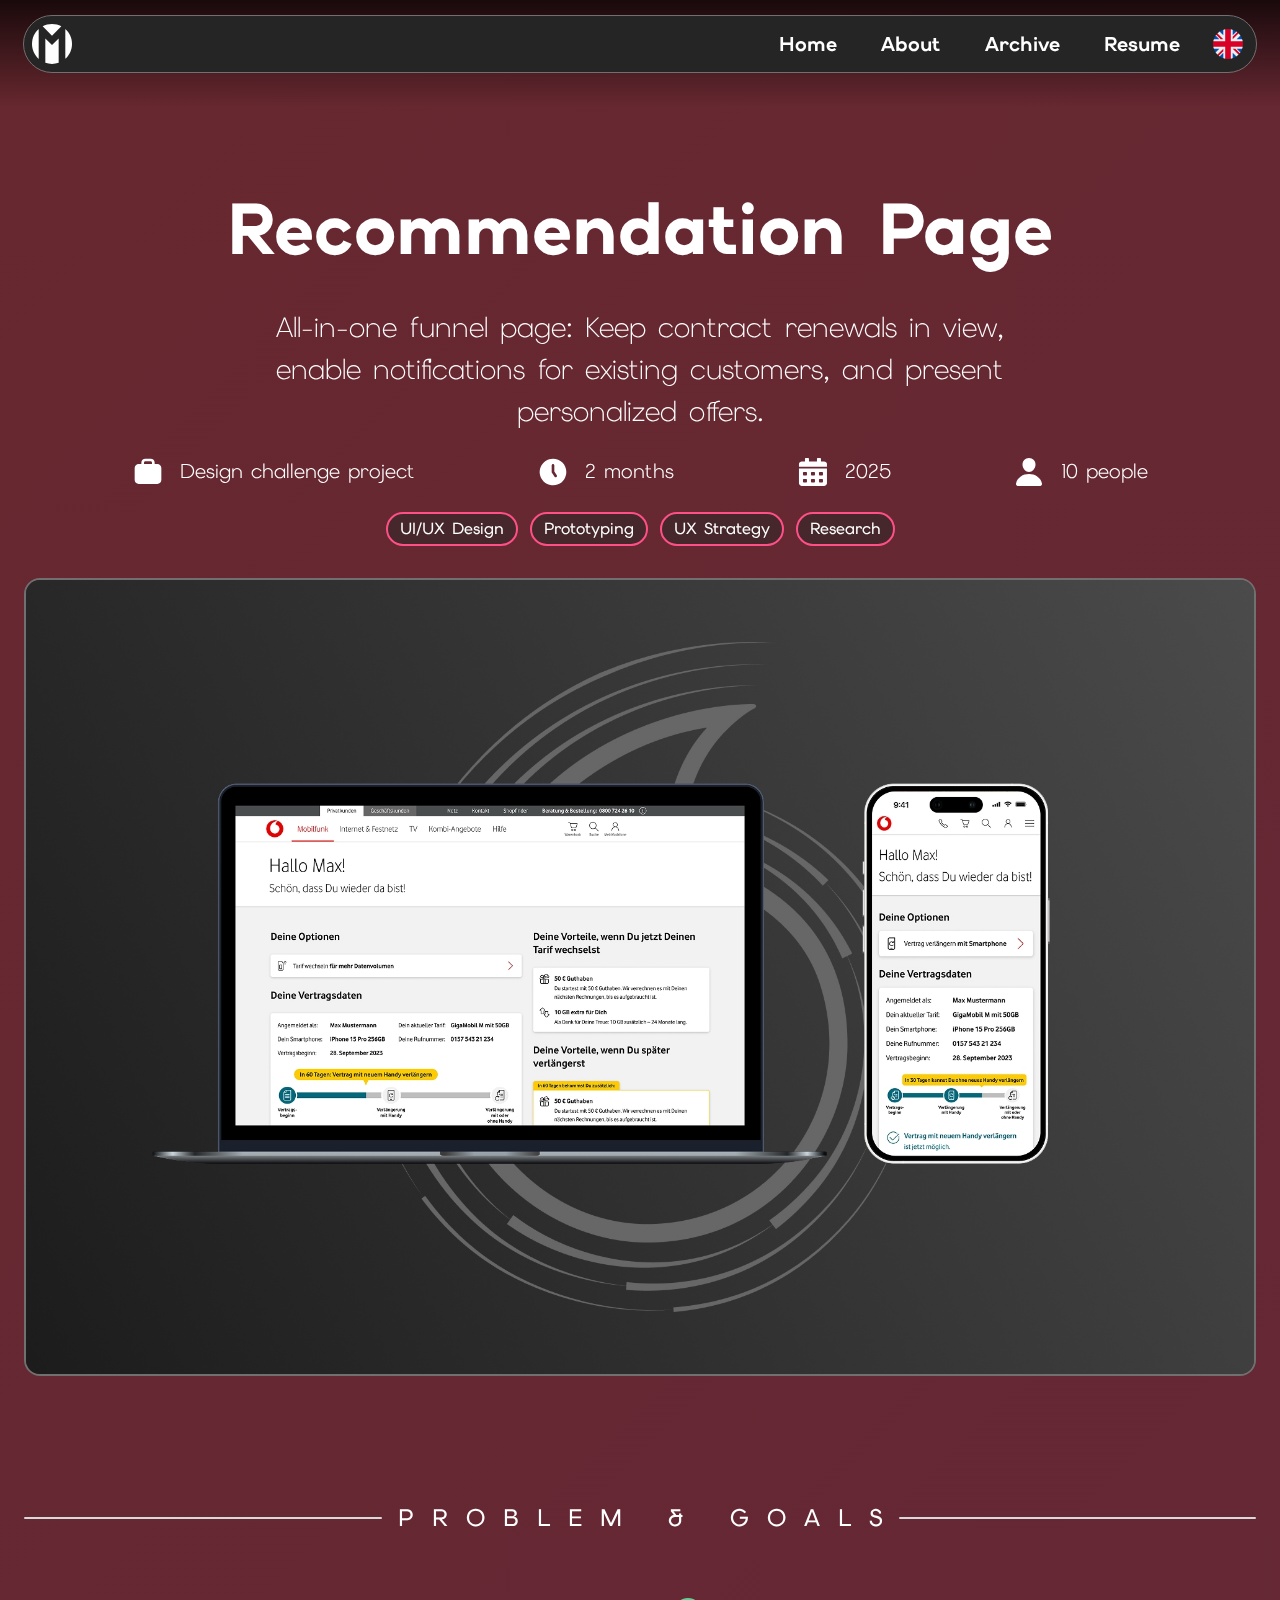
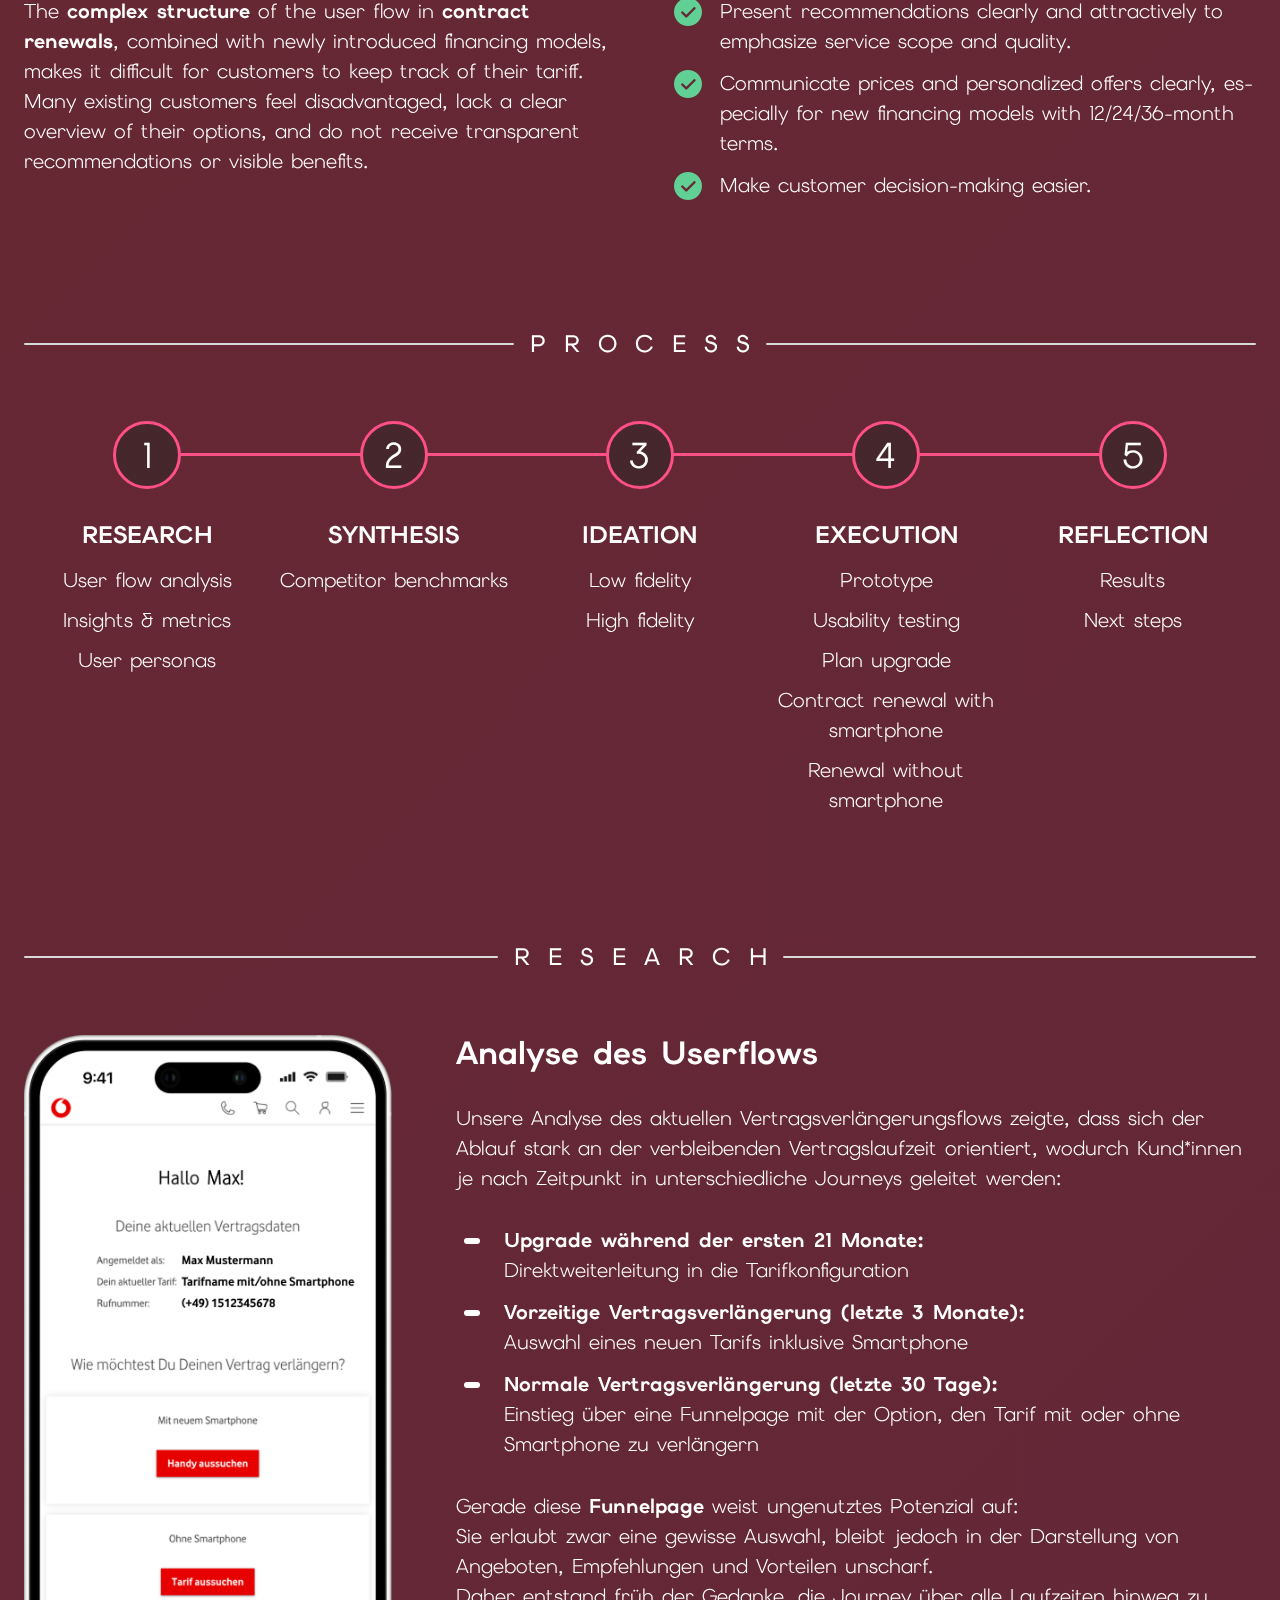
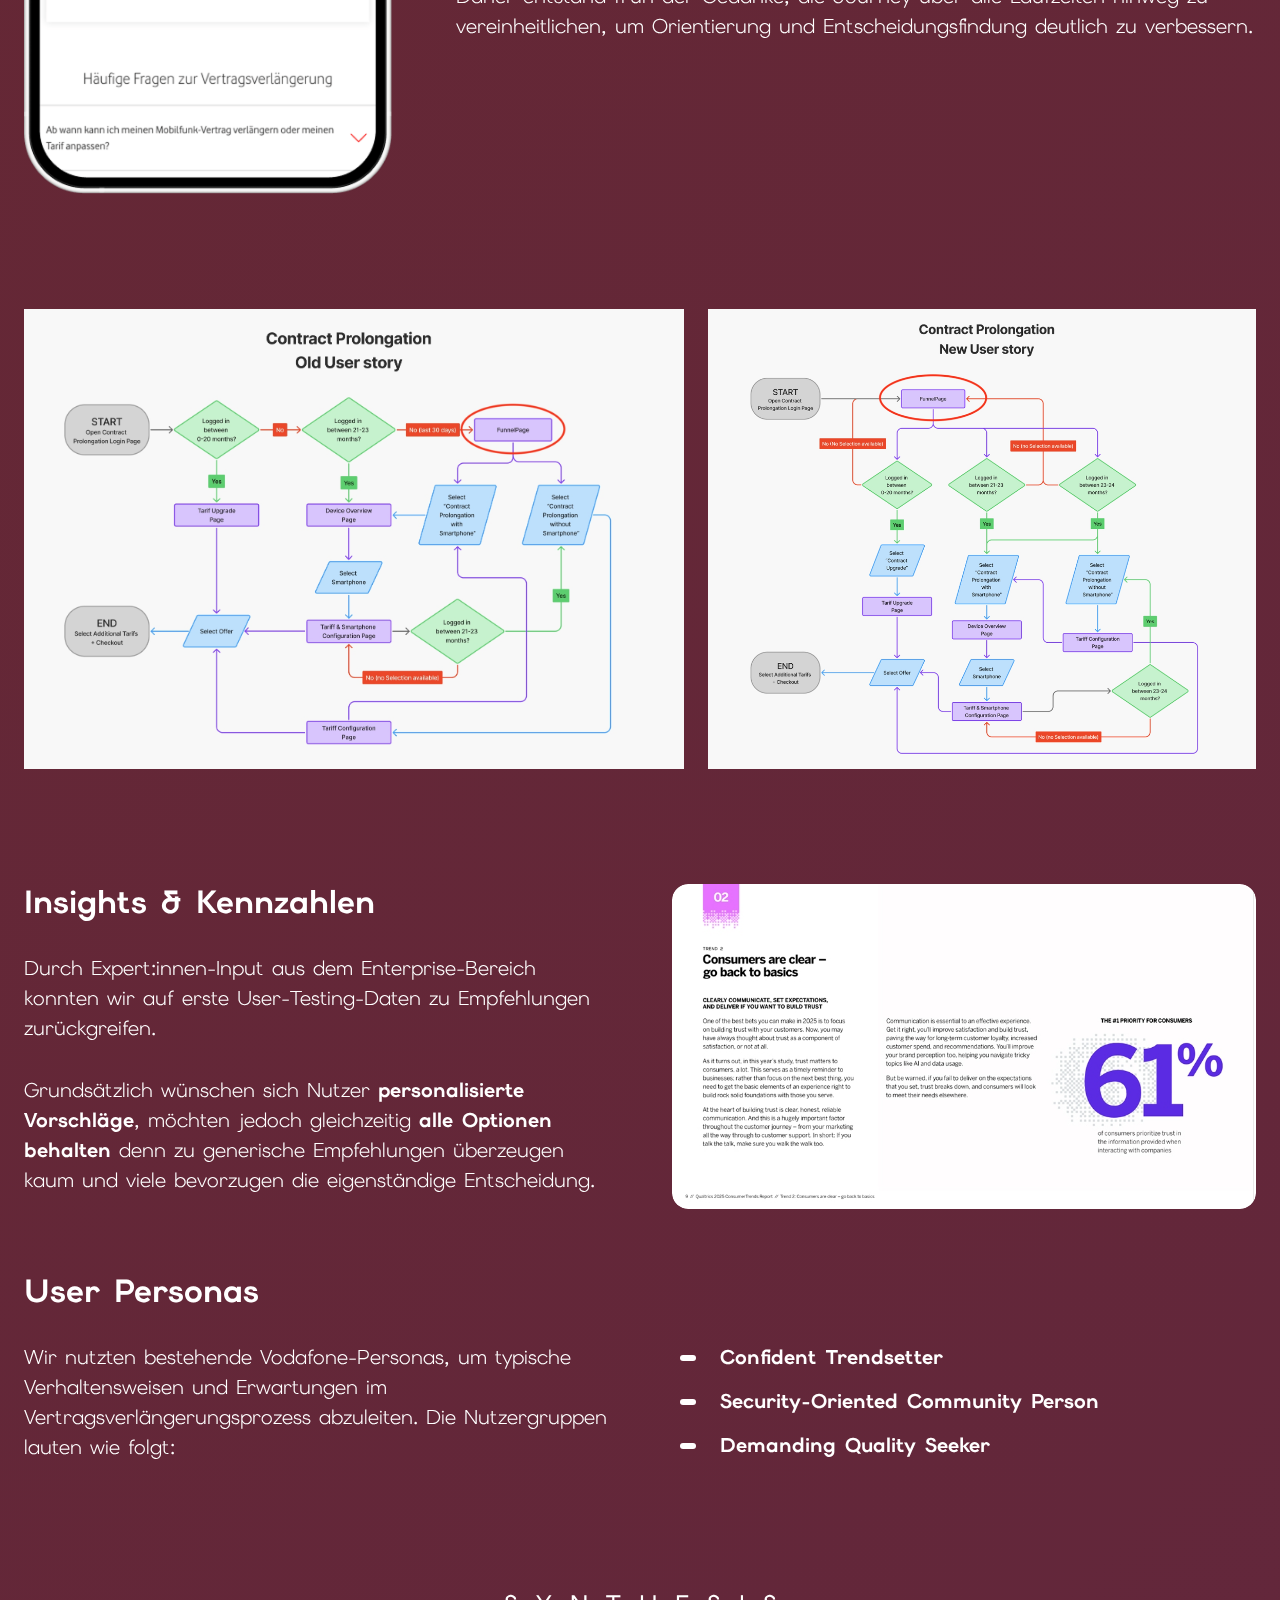
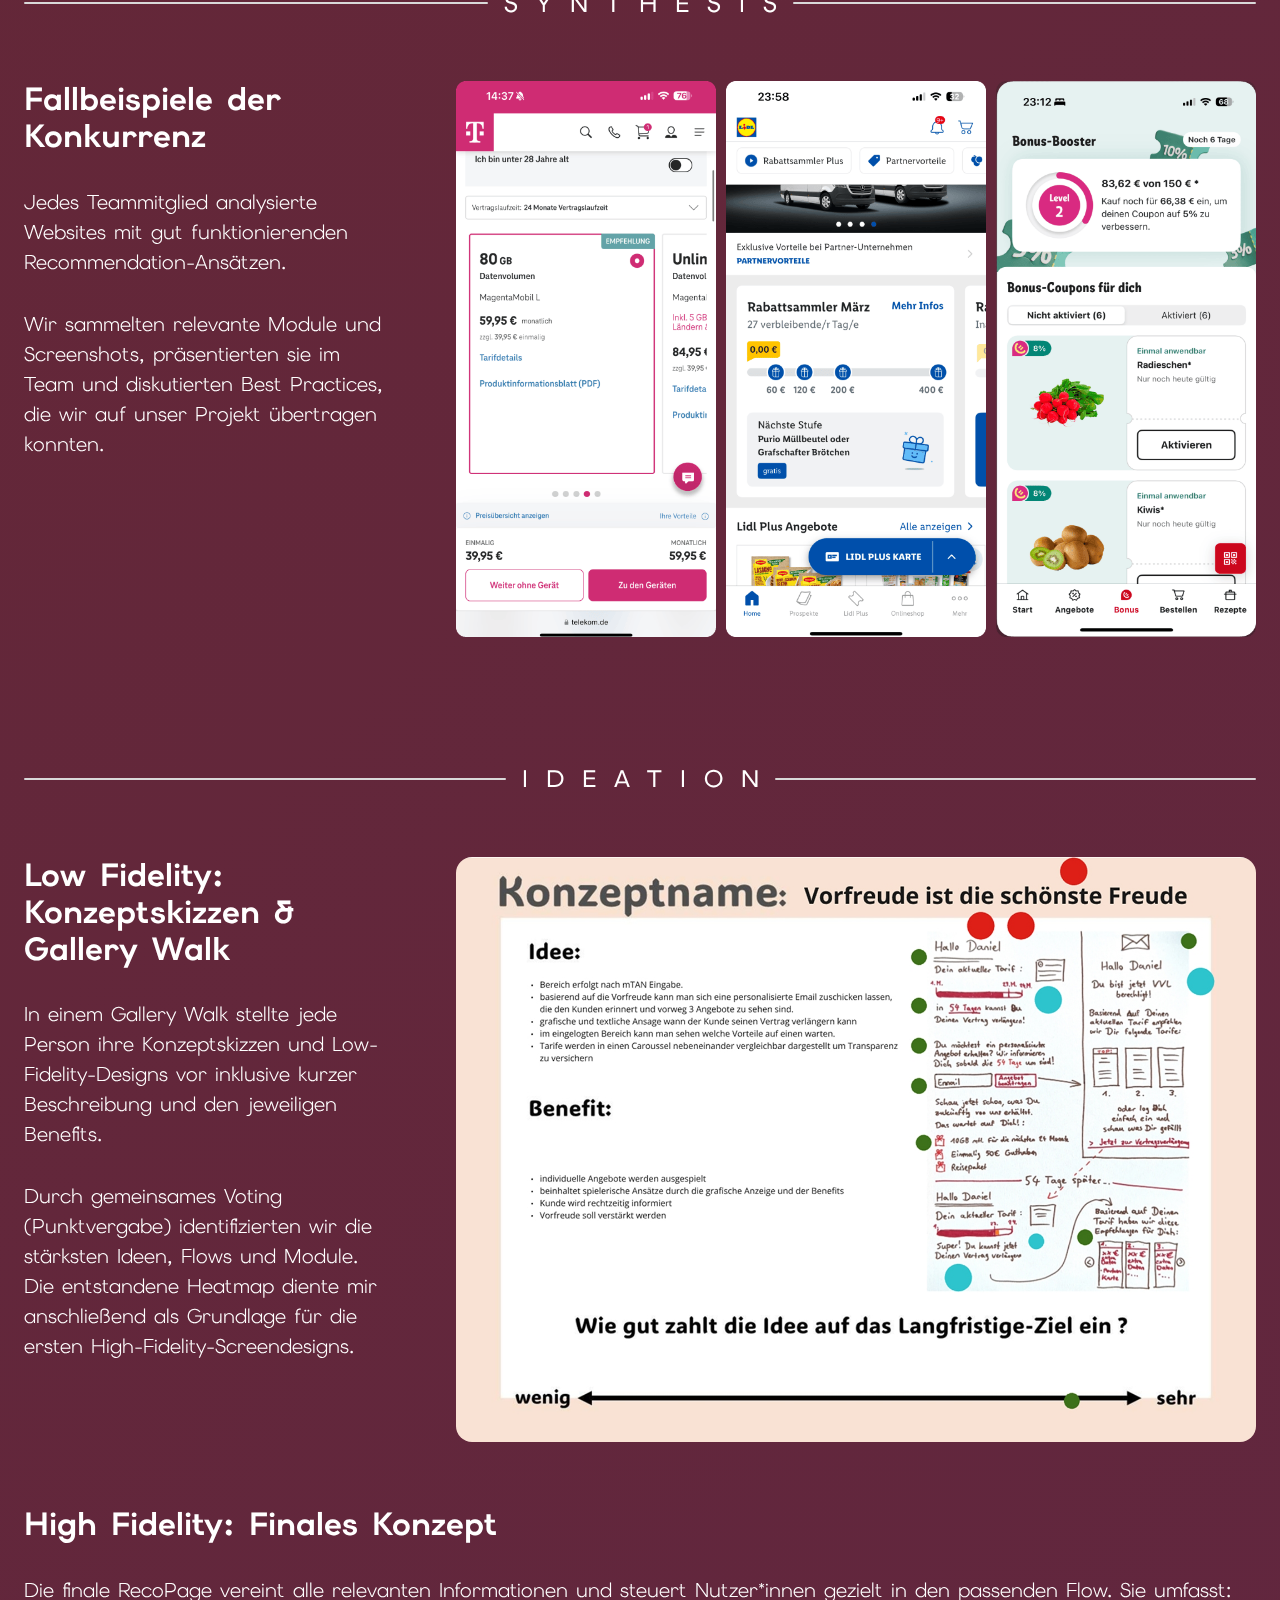
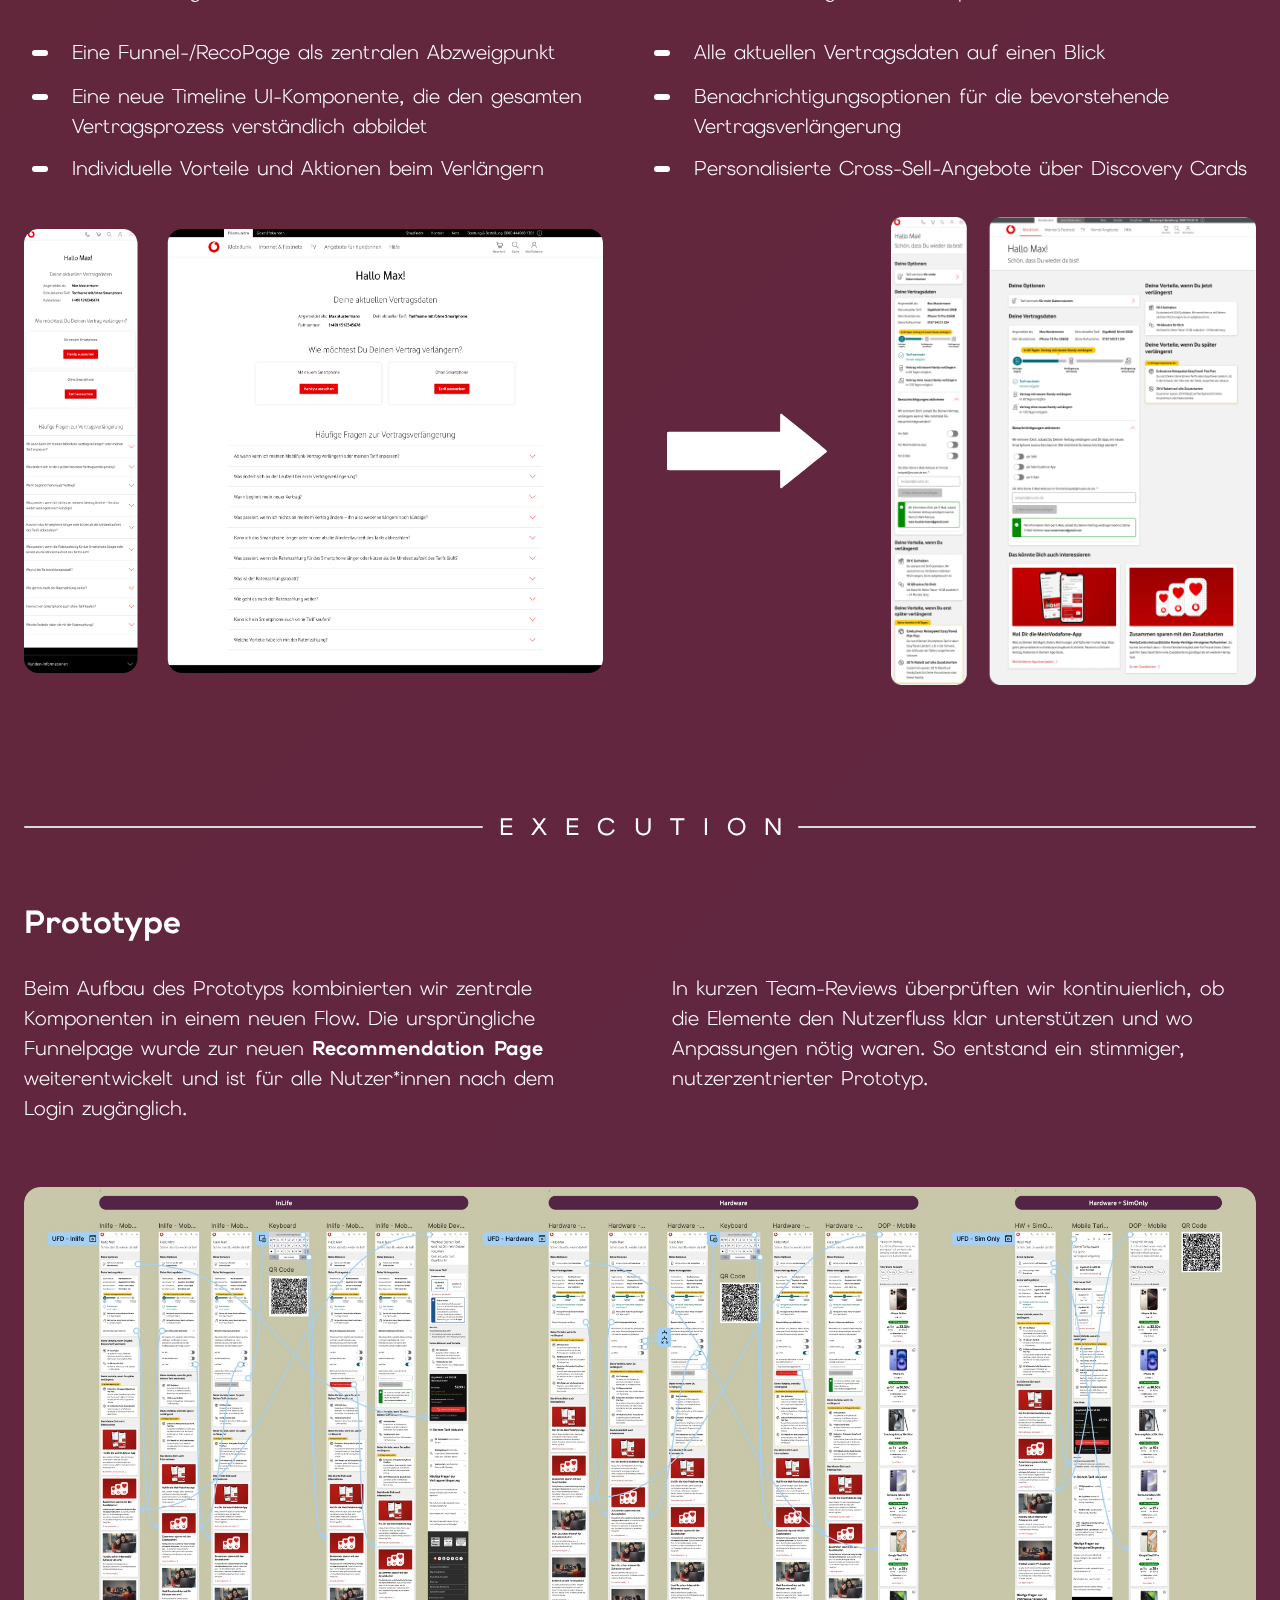
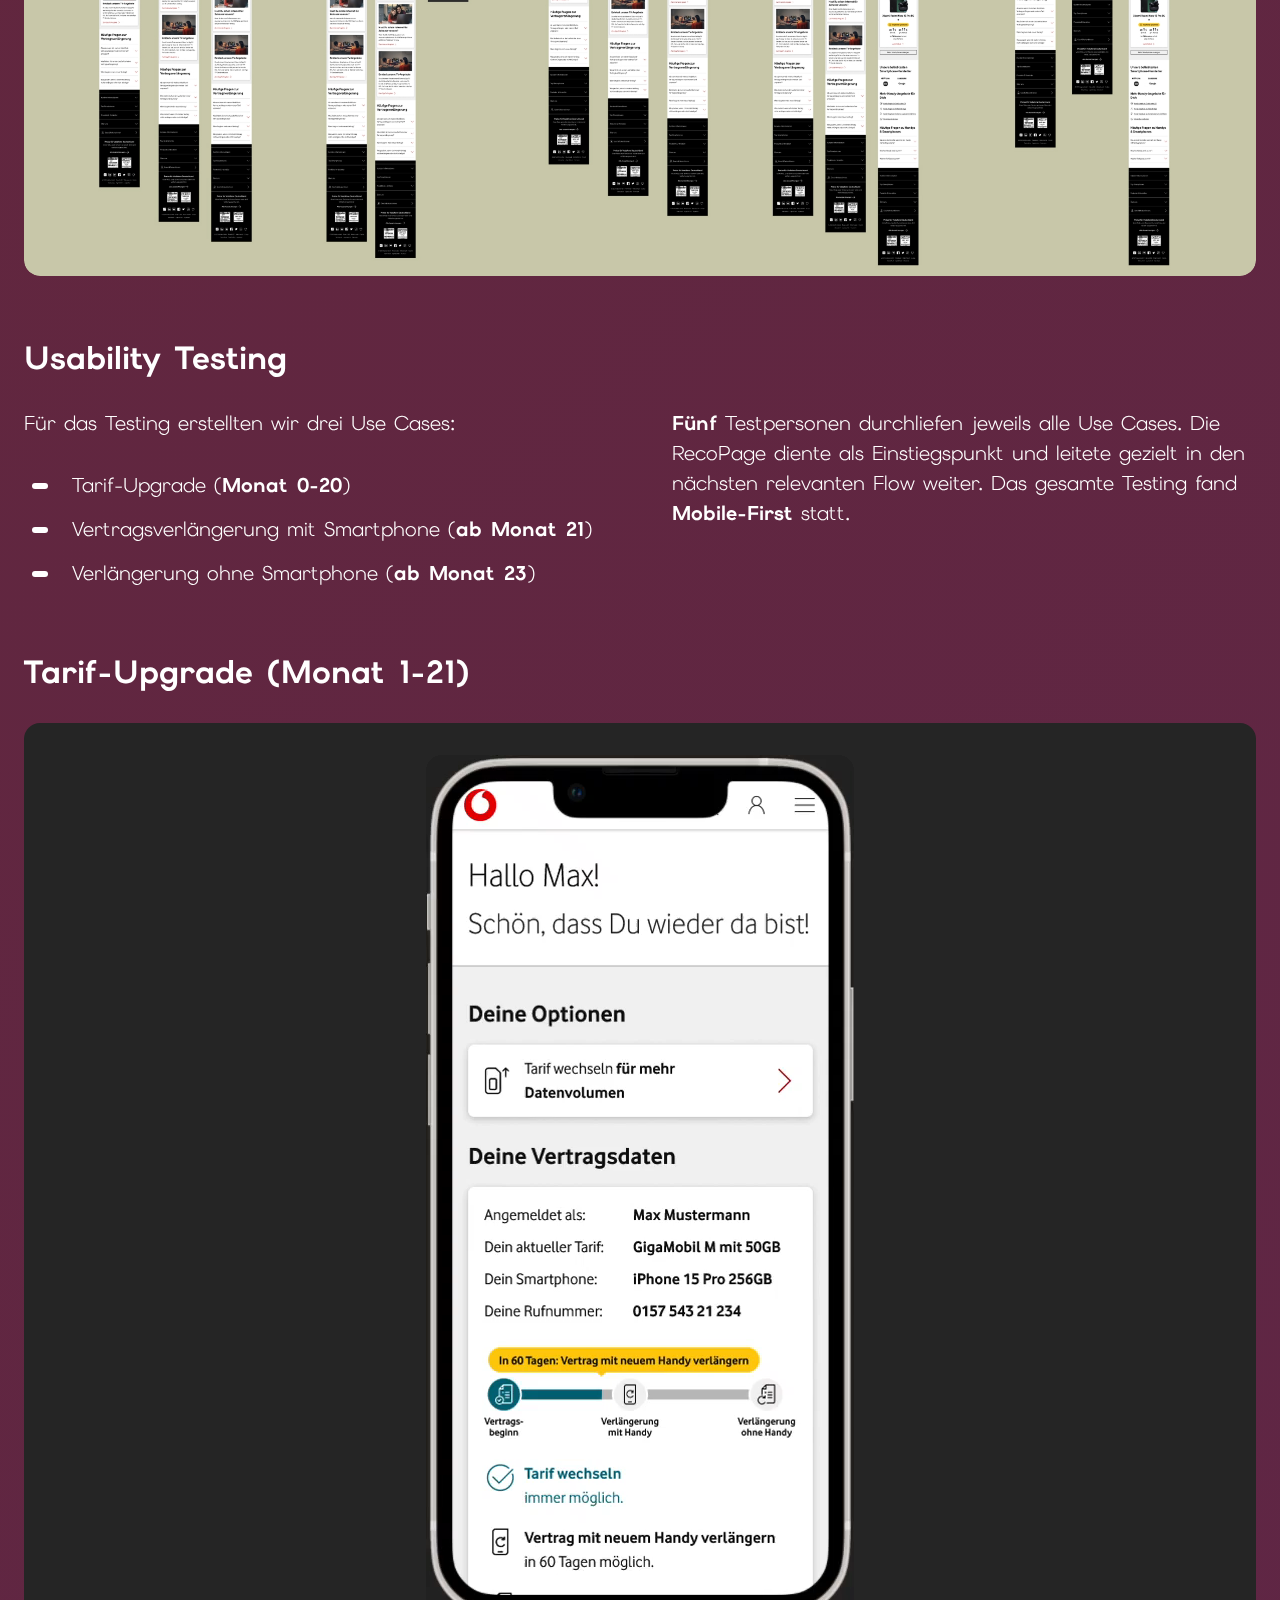
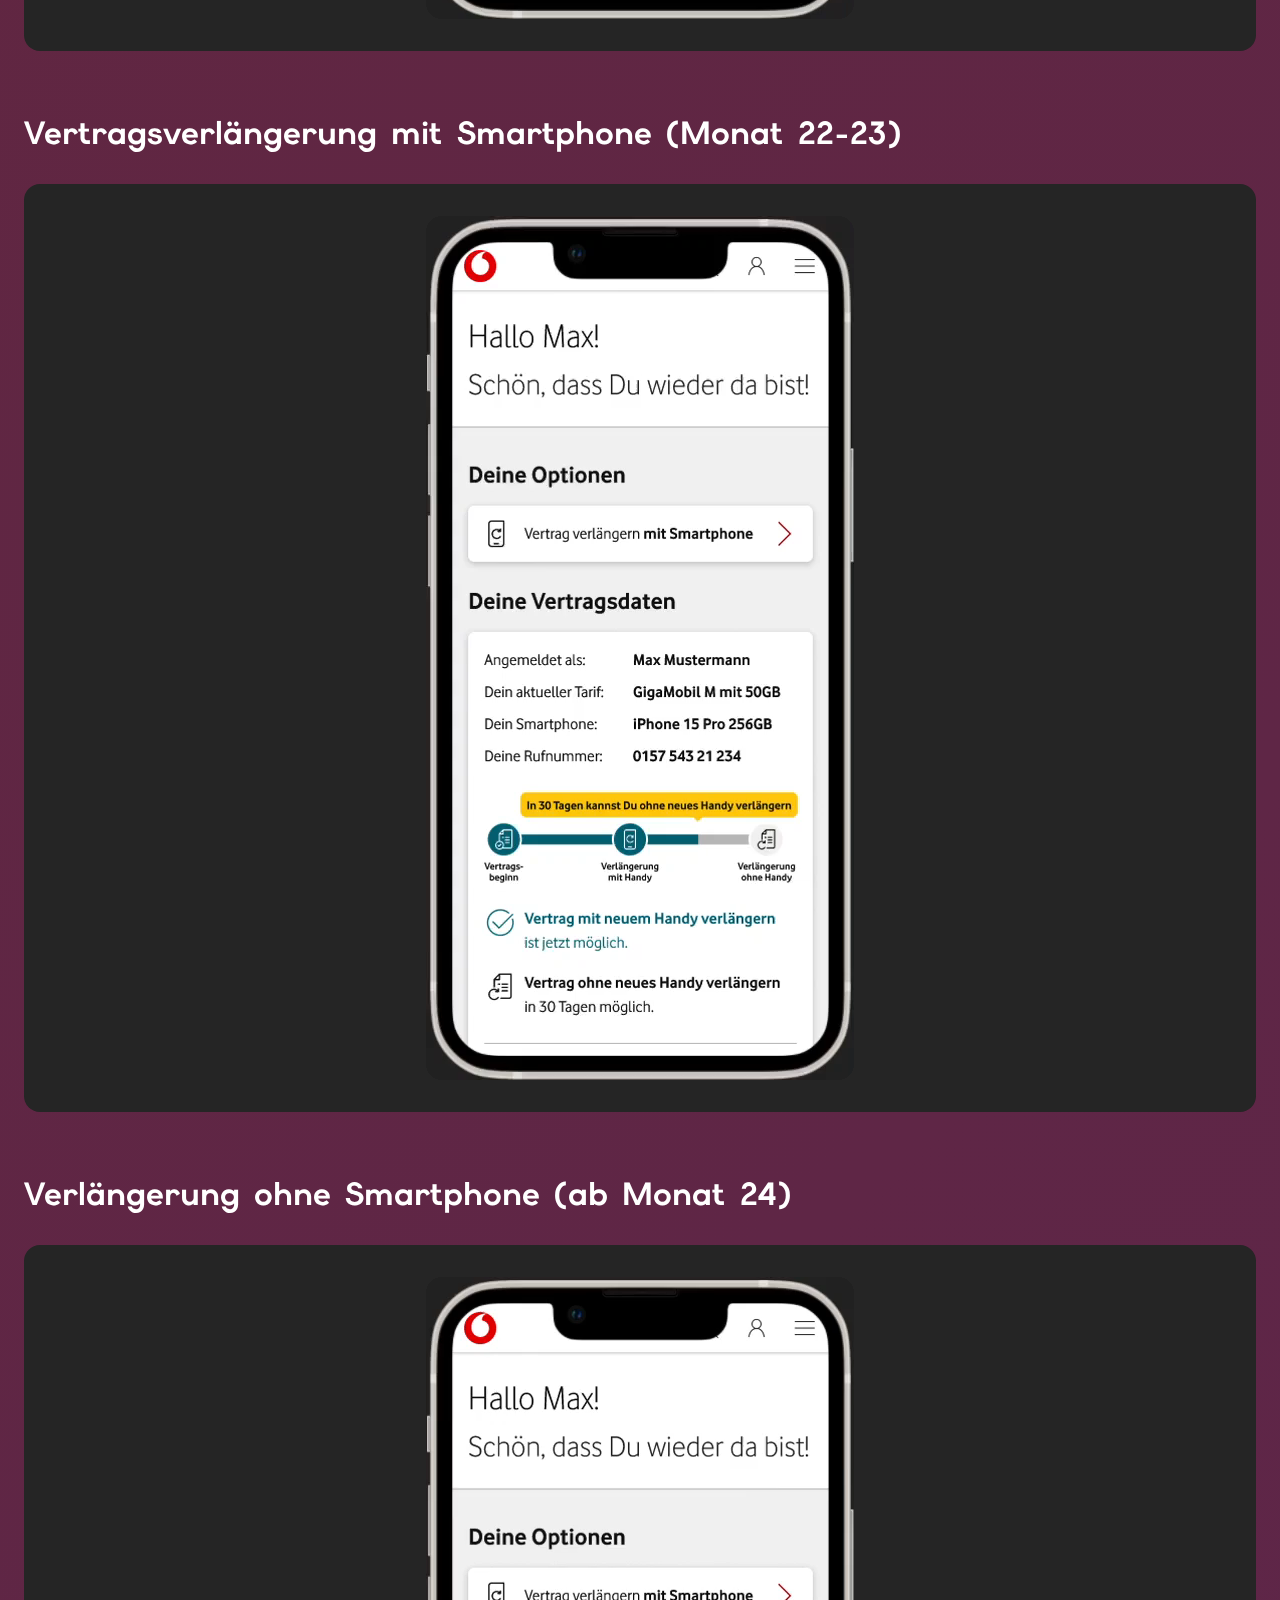
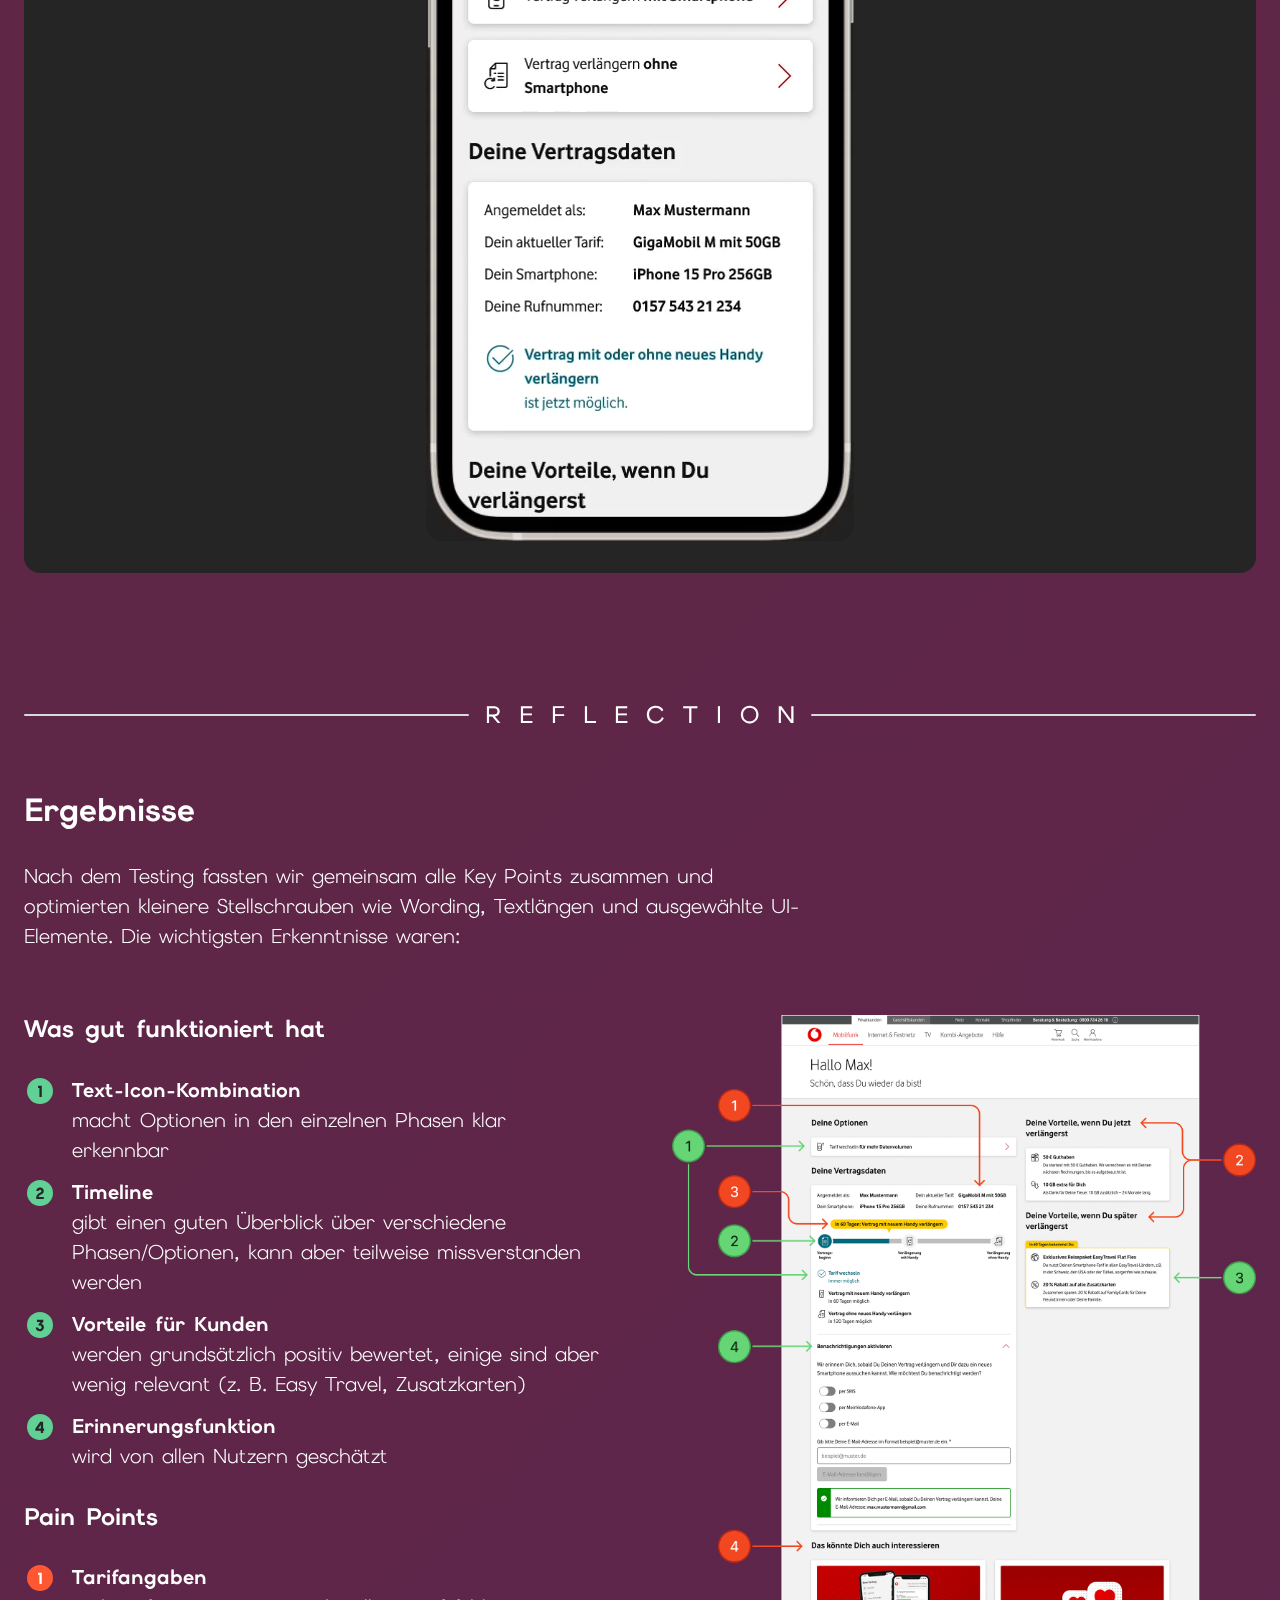
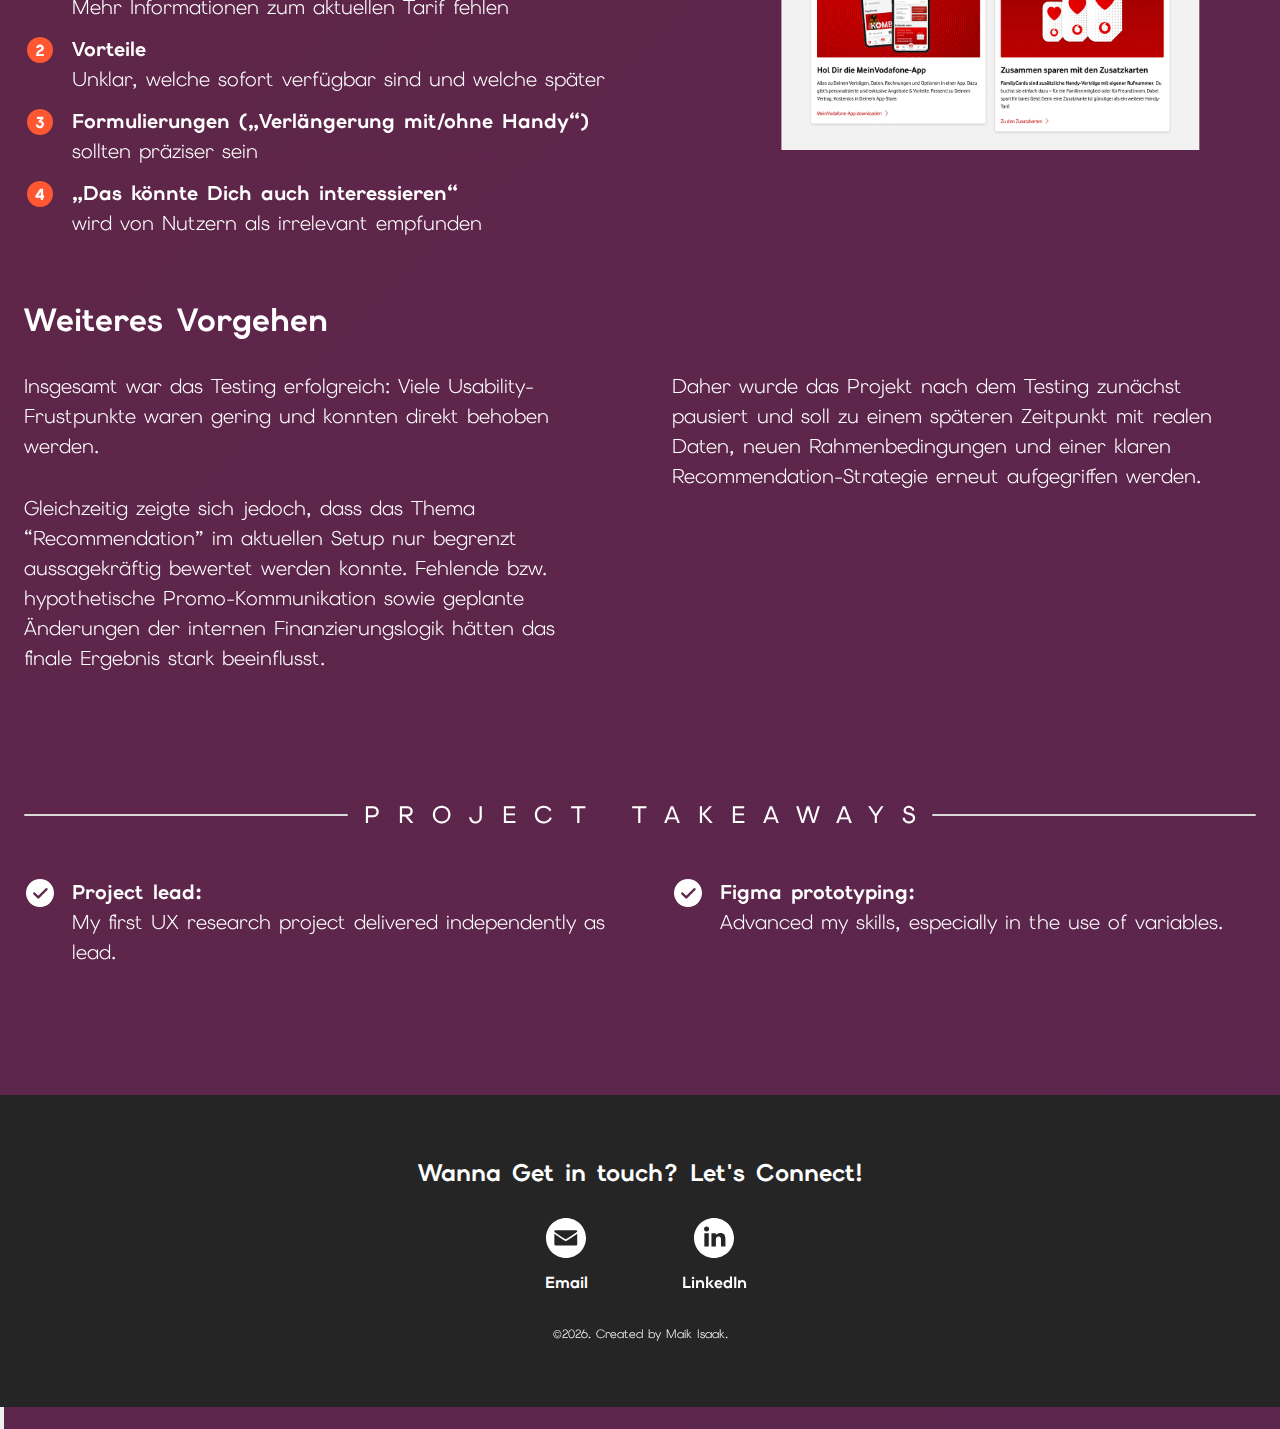
<file: html/recommendation-page.html>
<!DOCTYPE html>
<html lang="en">

<head>
  <meta charset="UTF-8">
  <meta name="viewport" content="width=device-width, initial-scale=1.0">
  <title>Recommendation Page – Maik Isaak</title>
  <link rel="icon" type="image/png" href="../favicon/favicon-96x96.png" sizes="96x96" />
  <link rel="icon" type="image/svg+xml" href="../favicon/favicon.svg" />
  <link rel="shortcut icon" href="../favicon/favicon.ico" />
  <link rel="apple-touch-icon" sizes="180x180" href="../favicon/apple-touch-icon.png" />
  <meta name="apple-mobile-web-app-title" content="MyWebSite" />
  <link rel="manifest" href="../favicon/site.webmanifest" />
  <link rel="preconnect" href="https://fonts.googleapis.com">
  <link rel="preconnect" href="https://fonts.gstatic.com" crossorigin>
  <link href="https://fonts.googleapis.com/css2?family=Elms+Sans:ital,wght@0,100..900;1,100..900&display=swap"
    rel="stylesheet">
  <link rel="stylesheet" href="../css/normalize.css">
  <link rel="stylesheet" href="../css/styles.css">
</head>

<body>
  <div id="stars-layer"></div>
  <header>
    <nav class="navbar">
      <a href="../index.html" class="logo" aria-label="Startseite">
        <svg xmlns="http://www.w3.org/2000/svg" alt="Maik Isaak Logo" viewBox="0 0 24 24">
          <path class="color-1" d="M20,3.07v17.85c2.45-2.2,4-5.38,4-8.93s-1.55-6.73-4-8.93Z" />
          <path class="color-1" d="M4,3.07C1.55,5.27,0,8.45,0,12s1.55,6.73,4,8.93V3.07Z" />
          <path class="color-2" d="M16,8.64l-4,4-4-4v14.66c1.25.44,2.6.7,4,.7s2.75-.25,4-.7v-14.66Z" />
          <path class="color-2" d="M12,6.99l5.6-5.6c-1.67-.88-3.58-1.39-5.6-1.39s-3.93.51-5.6,1.39l5.6,5.6Z" />
        </svg>
      </a>
      <ul>
        <li class="navigation-item"><a href="../index.html">Home</a></li>
        <li class="navigation-item"><a href="about.html">About</a></li>
        <li class="navigation-item"><a href="archive.html">Archiv</a></li>
        <li class="navigation-item"><a class="resume-link" href="../img/resume/Resume_Maik_Isaak.pdf" target="_blank"
            rel="noopener noreferrer">Lebenslauf</a></li>
        <li class="language-item" id="language-switcher">
          <button class="language-button" aria-haspopup="true" aria-expanded="false" aria-label="Sprache auswählen">
            <svg viewBox="0 0 48 48" xmlns="http://www.w3.org/2000/svg">
              <mask id="a-current" height="36" maskUnits="userSpaceOnUse" width="36" x="6" y="6">
                <path d="m24 42c9.9411 0 18-8.0589 18-18s-8.0589-18-18-18-18 8.0589-18 18 8.0589 18 18 18z"
                  fill="#fff" />
              </mask>
              <g mask="url(#a-current)">
                <path
                  d="m6 6 .5625 1.54688-.5625 1.61718v1.61714l2.25 3.7969-2.25 3.7969v2.25l2.25 3.375-2.25 3.375v2.25l2.25 3.7969-2.25 3.7969v4.7812l1.54688-.5625 1.61718.5625h1.61714l3.7969-2.25 3.7969 2.25h2.25l3.375-2.25 3.375 2.25h2.25l3.7969-2.25 3.7969 2.25h4.7812l-.5625-1.5469.5625-1.6172v-1.6171l-2.25-3.7969 2.25-3.7969v-2.25l-2.25-3.375 2.25-3.375v-2.25l-2.25-3.7969 2.25-3.7969v-4.7812l-1.5469.5625-1.6172-.5625h-1.6171l-3.7969 2.25-3.7969-2.25h-2.25l-3.375 2.25-3.375-2.25h-2.25l-3.7969 2.25-3.7969-2.25z"
                  fill="#eee" />
                <path
                  d="m29.625 6v7.5938l7.5938-7.5938zm12.375 4.7812-7.5938 7.5938h7.5938zm-36 7.5938h7.5938l-7.5938-7.5938zm4.7812-12.375 7.5938 7.5938v-7.5938zm7.5938 36v-7.5938l-7.5938 7.5938zm-12.375-4.7812 7.5938-7.5938h-7.5938zm36-7.5938h-7.5938l7.5938 7.5938zm-4.7812 12.375-7.5938-7.5938v7.5938z"
                  fill="#0052b4" />
                <path
                  d="m6 6v3.16406l9.2109 9.21094h3.1641zm14.625 0v14.625h-14.625v6.75h14.625v14.625h6.75v-14.625h14.625v-6.75h-14.625v-14.625zm18.2109 0-9.2109 9.2109v3.1641l12.375-12.375zm-20.4609 23.625-12.375 12.375h3.16406l9.21094-9.2109zm11.25 0 12.375 12.375v-3.1641l-9.2109-9.2109z"
                  fill="#d80027" />
              </g>
            </svg>
          </button>
          <div class="language-dropdown" role="menu">
            <button class="language-option active" data-lang="en" role="menuitemradio" aria-checked="true">
              <svg viewBox="0 0 48 48" xmlns="http://www.w3.org/2000/svg">
                <mask id="a-desktop-en" height="36" maskUnits="userSpaceOnUse" width="36" x="6" y="6">
                  <path d="m24 42c9.9411 0 18-8.0589 18-18s-8.0589-18-18-18-18 8.0589-18 18 8.0589 18 18 18z"
                    fill="#fff" />
                </mask>
                <g mask="url(#a-desktop-en)">
                  <path
                    d="m6 6 .5625 1.54688-.5625 1.61718v1.61714l2.25 3.7969-2.25 3.7969v2.25l2.25 3.375-2.25 3.375v2.25l2.25 3.7969-2.25 3.7969v4.7812l1.54688-.5625 1.61718.5625h1.61714l3.7969-2.25 3.7969 2.25h2.25l3.375-2.25 3.375 2.25h2.25l3.7969-2.25 3.7969 2.25h4.7812l-.5625-1.5469.5625-1.6172v-1.6171l-2.25-3.7969 2.25-3.7969v-2.25l-2.25-3.375 2.25-3.375v-2.25l-2.25-3.7969 2.25-3.7969v-4.7812l-1.5469.5625-1.6172-.5625h-1.6171l-3.7969 2.25-3.7969-2.25h-2.25l-3.375 2.25-3.375-2.25h-2.25l-3.7969 2.25-3.7969-2.25z"
                    fill="#eee" />
                  <path
                    d="m29.625 6v7.5938l7.5938-7.5938zm12.375 4.7812-7.5938 7.5938h7.5938zm-36 7.5938h7.5938l-7.5938-7.5938zm4.7812-12.375 7.5938 7.5938v-7.5938zm7.5938 36v-7.5938l-7.5938 7.5938zm-12.375-4.7812 7.5938-7.5938h-7.5938zm36-7.5938h-7.5938l7.5938 7.5938zm-4.7812 12.375-7.5938-7.5938v7.5938z"
                    fill="#0052b4" />
                  <path
                    d="m6 6v3.16406l9.2109 9.21094h3.1641zm14.625 0v14.625h-14.625v6.75h14.625v14.625h6.75v-14.625h14.625v-6.75h-14.625v-14.625zm18.2109 0-9.2109 9.2109v3.1641l12.375-12.375zm-20.4609 23.625-12.375 12.375h3.16406l9.21094-9.2109zm11.25 0 12.375 12.375v-3.1641l-9.2109-9.2109z"
                    fill="#d80027" />
                </g>
              </svg>
              <span>English</span>
            </button>
            <button class="language-option" data-lang="de" role="menuitemradio" aria-checked="false">
              <svg viewBox="0 0 48 48" fill="none" xmlns="http://www.w3.org/2000/svg">
                <mask id="mask0_307_1346" style="mask-type:luminance" maskUnits="userSpaceOnUse" x="6" y="6" width="36"
                  height="36">
                  <path
                    d="M24 42C33.9411 42 42 33.9411 42 24C42 14.0589 33.9411 6 24 6C14.0589 6 6 14.0589 6 24C6 33.9411 14.0589 42 24 42Z"
                    fill="white" />
                </mask>
                <g mask="url(#mask0_307_1346)">
                  <path d="M6 30.2578L24.0492 28.4648L42 30.2578V42H6V30.2578Z" fill="#FFDA44" />
                  <path d="M6 17.7422L23.9297 16.125L42 17.7422V30.2578H6V17.7422Z" fill="#D80027" />
                  <path d="M6 6H42V17.7422H6V6Z" fill="#333333" />
                </g>
              </svg>
              <span>Deutsch</span>
            </button>
          </div>
        </li>
        <li class="mobile-menu-item" id="mobile-menu">
          <button class="mobile-menu-button" aria-haspopup="true" aria-expanded="false" aria-label="Open menu">
            <svg class="mobile-menu-icon mobile-menu-icon--burger" viewBox="0 0 24 24"
              xmlns="http://www.w3.org/2000/svg" aria-hidden="true">
              <path d="M4 7h16M4 12h16M4 17h16" stroke="currentColor" stroke-width="2" stroke-linecap="round" />
            </svg>
            <svg class="mobile-menu-icon mobile-menu-icon--close" viewBox="0 0 24 24" xmlns="http://www.w3.org/2000/svg"
              aria-hidden="true">
              <path d="M6 6l12 12M18 6L6 18" stroke="currentColor" stroke-width="2" stroke-linecap="round" />
            </svg>
          </button>
          <div class="mobile-menu-dropdown" role="menu">
            <a class="mobile-navigation-link" href="../index.html">Home</a>
            <a class="mobile-navigation-link" href="about.html">About</a>
            <a class="mobile-navigation-link" href="archive.html">Archiv</a>
            <a class="mobile-navigation-link resume-link" href="../img/resume/Resume_Maik_Isaak.pdf" target="_blank"
              rel="noopener noreferrer">Lebenslauf</a>
            <div class="mobile-language-group">
              <span class="mobile-language-label"><span class="mobile-language-label-text">Sprache</span></span>
              <div class="mobile-language-options">
                <button class="mobile-language-option active" data-lang="en" type="button">
                  <svg viewBox="0 0 48 48" xmlns="http://www.w3.org/2000/svg">
                    <mask id="a-mobile" height="36" maskUnits="userSpaceOnUse" width="36" x="6" y="6">
                      <path d="m24 42c9.9411 0 18-8.0589 18-18s-8.0589-18-18-18-18 8.0589-18 18 8.0589 18 18 18z"
                        fill="#fff" />
                    </mask>
                    <g mask="url(#a-mobile)">
                      <path
                        d="m6 6 .5625 1.54688-.5625 1.61718v1.61714l2.25 3.7969-2.25 3.7969v2.25l2.25 3.375-2.25 3.375v2.25l2.25 3.7969-2.25 3.7969v4.7812l1.54688-.5625 1.61718.5625h1.61714l3.7969-2.25 3.7969 2.25h2.25l3.375-2.25 3.375 2.25h2.25l3.7969-2.25 3.7969 2.25h4.7812l-.5625-1.5469.5625-1.6172v-1.6171l-2.25-3.7969 2.25-3.7969v-2.25l-2.25-3.375 2.25-3.375v-2.25l-2.25-3.7969 2.25-3.7969v-4.7812l-1.5469.5625-1.6172-.5625h-1.6171l-3.7969 2.25-3.7969-2.25h-2.25l-3.375 2.25-3.375-2.25h-2.25l-3.7969 2.25-3.7969-2.25z"
                        fill="#eee" />
                      <path
                        d="m29.625 6v7.5938l7.5938-7.5938zm12.375 4.7812-7.5938 7.5938h7.5938zm-36 7.5938h7.5938l-7.5938-7.5938zm4.7812-12.375 7.5938 7.5938v-7.5938zm7.5938 36v-7.5938l-7.5938 7.5938zm-12.375-4.7812 7.5938-7.5938h-7.5938zm36-7.5938h-7.5938l7.5938 7.5938zm-4.7812 12.375-7.5938-7.5938v7.5938z"
                        fill="#0052b4" />
                      <path
                        d="m6 6v3.16406l9.2109 9.21094h3.1641zm14.625 0v14.625h-14.625v6.75h14.625v14.625h6.75v-14.625h14.625v-6.75h-14.625v-14.625zm18.2109 0-9.2109 9.2109v3.1641l12.375-12.375zm-20.4609 23.625-12.375 12.375h3.16406l9.21094-9.2109zm11.25 0 12.375 12.375v-3.1641l-9.2109-9.2109z"
                        fill="#d80027" />
                    </g>
                  </svg>
                  <span>English</span>
                </button>
                <button class="mobile-language-option" data-lang="de" type="button">
                  <svg viewBox="0 0 48 48" fill="none" xmlns="http://www.w3.org/2000/svg">
                    <mask id="mask0_307_1346_mobile" style="mask-type:luminance" maskUnits="userSpaceOnUse" x="6" y="6"
                      width="36" height="36">
                      <path
                        d="M24 42C33.9411 42 42 33.9411 42 24C42 14.0589 33.9411 6 24 6C14.0589 6 6 14.0589 6 24C6 33.9411 14.0589 42 24 42Z"
                        fill="white" />
                    </mask>
                    <g mask="url(#mask0_307_1346_mobile)">
                      <path d="M6 30.2578L24.0492 28.4648L42 30.2578V42H6V30.2578Z" fill="#FFDA44" />
                      <path d="M6 17.7422L23.9297 16.125L42 17.7422V30.2578H6V17.7422Z" fill="#D80027" />
                      <path d="M6 6H42V17.7422H6V6Z" fill="#333333" />
                    </g>
                  </svg>
                  <span>Deutsch</span>
                </button>
              </div>
            </div>
          </div>
        </li>
      </ul>
    </nav>
  </header>
  <div class="shadow-bar"></div>
  <main>
    <section class="project-intro">
      <h1>Recommendation Page</h1>
      <div class="project-intro-text">
        <p class="subline">All-in-One Funnelpage: Vertragsverlängerungen im Überblick behalten,
          Benachrichtigen für Bestandskunden ermöglichen und Angebote personalisiert präsentieren.</p>
        <ul class="info-group icon-text-list">
          <li class="icon-text">
            <svg viewBox="0 0 32 32" xmlns="http://www.w3.org/2000/svg">
              <path
                d="M18.6666 2.66675C19.7275 2.66675 20.7449 3.08818 21.4951 3.83832C22.2452 4.58847 22.6666 5.60588 22.6666 6.66675V8.00008H25.3333C26.3942 8.00008 27.4116 8.42151 28.1617 9.17166C28.9119 9.9218 29.3333 10.9392 29.3333 12.0001V24.0001C29.3333 25.0609 28.9119 26.0784 28.1617 26.8285C27.4116 27.5787 26.3942 28.0001 25.3333 28.0001H6.66663C5.60576 28.0001 4.58834 27.5787 3.8382 26.8285C3.08805 26.0784 2.66663 25.0609 2.66663 24.0001V12.0001C2.66663 10.9392 3.08805 9.9218 3.8382 9.17166C4.58834 8.42151 5.60576 8.00008 6.66663 8.00008H9.33329V6.66675C9.33329 5.60588 9.75472 4.58847 10.5049 3.83832C11.255 3.08818 12.2724 2.66675 13.3333 2.66675H18.6666ZM18.6666 5.33342H13.3333C12.9797 5.33342 12.6405 5.47389 12.3905 5.72394C12.1404 5.97399 12 6.31313 12 6.66675V8.00008H20V6.66675C20 6.31313 19.8595 5.97399 19.6094 5.72394C19.3594 5.47389 19.0202 5.33342 18.6666 5.33342Z" />
            </svg>
            <span>Design Challenge Projekt</span>
          </li>
          <li class="icon-text">
            <svg viewBox="0 0 32 32" xmlns="http://www.w3.org/2000/svg">
              <path
                d="M16 2.66663C13.3629 2.66663 10.7851 3.44861 8.59242 4.9137C6.39977 6.37878 4.6908 8.46116 3.68163 10.8975C2.67246 13.3339 2.40842 16.0147 2.92289 18.6012C3.43736 21.1876 4.70724 23.5633 6.57194 25.428C8.43664 27.2927 10.8124 28.5626 13.3988 29.0771C15.9852 29.5916 18.6661 29.3275 21.1025 28.3184C23.5388 27.3092 25.6212 25.6002 27.0863 23.4076C28.5514 21.2149 29.3334 18.637 29.3334 16C29.3334 14.249 28.9885 12.5152 28.3184 10.8975C27.6484 9.27984 26.6662 7.80998 25.4281 6.57187C24.19 5.33375 22.7201 4.35163 21.1025 3.68157C19.4848 3.0115 17.751 2.66663 16 2.66663ZM19.4 21.1066C19.1853 21.257 18.9288 21.3363 18.6667 21.3333C18.4471 21.3322 18.2312 21.2768 18.0381 21.1721C17.845 21.0674 17.6808 20.9167 17.56 20.7333L14.8934 16.7333C14.7476 16.5163 14.6687 16.2613 14.6667 16V9.33329C14.6667 8.97967 14.8072 8.64053 15.0572 8.39048C15.3073 8.14044 15.6464 7.99996 16 7.99996C16.3536 7.99996 16.6928 8.14044 16.9428 8.39048C17.1929 8.64053 17.3334 8.97967 17.3334 9.33329V15.6L19.7734 19.2666C19.9663 19.5606 20.0354 19.9189 19.9655 20.2635C19.8955 20.6081 19.6923 20.9111 19.4 21.1066Z" />
            </svg>
            <span>2 Monate</span>
          </li>
          <li class="icon-text">
            <svg viewBox="0 0 32 32" xmlns="http://www.w3.org/2000/svg">
              <path
                d="M1.96228 27.3372C1.96228 28.7864 3.30603 29.9622 4.96228 29.9622H26.9623C28.6185 29.9622 29.9623 28.7864 29.9623 27.3372V12.4622H1.96228V27.3372ZM21.9623 16.6184C21.9623 16.2575 22.2998 15.9622 22.7123 15.9622H25.2123C25.6248 15.9622 25.9623 16.2575 25.9623 16.6184V18.8059C25.9623 19.1668 25.6248 19.4622 25.2123 19.4622H22.7123C22.2998 19.4622 21.9623 19.1668 21.9623 18.8059V16.6184ZM21.9623 23.6184C21.9623 23.2575 22.2998 22.9622 22.7123 22.9622H25.2123C25.6248 22.9622 25.9623 23.2575 25.9623 23.6184V25.8059C25.9623 26.1668 25.6248 26.4622 25.2123 26.4622H22.7123C22.2998 26.4622 21.9623 26.1668 21.9623 25.8059V23.6184ZM13.9623 16.6184C13.9623 16.2575 14.2998 15.9622 14.7123 15.9622H17.2123C17.6248 15.9622 17.9623 16.2575 17.9623 16.6184V18.8059C17.9623 19.1668 17.6248 19.4622 17.2123 19.4622H14.7123C14.2998 19.4622 13.9623 19.1668 13.9623 18.8059V16.6184ZM13.9623 23.6184C13.9623 23.2575 14.2998 22.9622 14.7123 22.9622H17.2123C17.6248 22.9622 17.9623 23.2575 17.9623 23.6184V25.8059C17.9623 26.1668 17.6248 26.4622 17.2123 26.4622H14.7123C14.2998 26.4622 13.9623 26.1668 13.9623 25.8059V23.6184ZM5.96228 16.6184C5.96228 16.2575 6.29978 15.9622 6.71228 15.9622H9.21228C9.62478 15.9622 9.96228 16.2575 9.96228 16.6184V18.8059C9.96228 19.1668 9.62478 19.4622 9.21228 19.4622H6.71228C6.29978 19.4622 5.96228 19.1668 5.96228 18.8059V16.6184ZM5.96228 23.6184C5.96228 23.2575 6.29978 22.9622 6.71228 22.9622H9.21228C9.62478 22.9622 9.96228 23.2575 9.96228 23.6184V25.8059C9.96228 26.1668 9.62478 26.4622 9.21228 26.4622H6.71228C6.29978 26.4622 5.96228 26.1668 5.96228 25.8059V23.6184ZM26.9623 5.46216H23.9623V2.83716C23.9623 2.35591 23.5123 1.96216 22.9623 1.96216H20.9623C20.4123 1.96216 19.9623 2.35591 19.9623 2.83716V5.46216H11.9623V2.83716C11.9623 2.35591 11.5123 1.96216 10.9623 1.96216H8.96228C8.41228 1.96216 7.96228 2.35591 7.96228 2.83716V5.46216H4.96228C3.30603 5.46216 1.96228 6.63794 1.96228 8.08716V10.7122H29.9623V8.08716C29.9623 6.63794 28.6185 5.46216 26.9623 5.46216Z" />
            </svg>
            <span>2025</span>
          </li>
          <li class="icon-text">
            <svg viewBox="0 0 32 32" xmlns="http://www.w3.org/2000/svg">
              <path
                d="M20.79 4.03625C19.5737 2.72313 17.875 2 16 2C14.115 2 12.4106 2.71875 11.2 4.02375C9.97624 5.34312 9.37999 7.13625 9.51999 9.0725C9.79749 12.8925 12.7044 16 16 16C19.2956 16 22.1975 12.8931 22.4794 9.07375C22.6212 7.155 22.0212 5.36562 20.79 4.03625ZM27 30H4.99999C4.71203 30.0037 4.42686 29.9433 4.16522 29.8229C3.90358 29.7026 3.67206 29.5254 3.48749 29.3044C3.08124 28.8187 2.91749 28.1556 3.03874 27.485C3.56624 24.5588 5.21249 22.1006 7.79999 20.375C10.0987 18.8431 13.0106 18 16 18C18.9894 18 21.9012 18.8437 24.2 20.375C26.7875 22.1 28.4337 24.5581 28.9612 27.4844C29.0825 28.155 28.9187 28.8181 28.5125 29.3037C28.328 29.5249 28.0965 29.7022 27.8349 29.8226C27.5732 29.9431 27.288 30.0037 27 30Z" />
            </svg>
            <span>10 Personen</span>
          </li>
        </ul>
        <ul class="tags">
          <li class="tag">UI/UX-Design</li>
          <li class="tag">Prototyping</li>
          <li class="tag">UX-Strategy</li>
          <li class="tag">Research</li>
        </ul>
      </div>
      <div class="project-intro-image">
        <img src="../img/recommendation-page/project-card-6.jpg" alt="">
      </div>
    </section>
    <section class="project-two-column">
      <h2 class="h2-section">
        <span class="title-text">
          Problem & Goals
        </span>
      </h2>
      <p class="project-details-text">
        Die <strong>komplexe Struktur</strong> des Userflows bei der <strong>Vertragsverlängerung</strong> sowie die
        Einführung neuer
        Finanzierungsmodelle erschwert es Kunden, den Überblick über ihren Tarif zu behalten.<br>
        Viele Bestandskunden fühlen sich benachteiligt, erhalten keine klare Übersicht über ihre Optionen und bekommen
        weder Empfehlungen noch Vorteile angezeigt.
      </p>
      <ul class="info-group project-details-list icon-text-list">
        <li class="icon-text">
          <svg viewBox="0 0 32 32" xmlns="http://www.w3.org/2000/svg">
            <path
              d="M16 2C19.713 2 23.274 3.475 25.8995 6.1005C28.525 8.72601 30 12.287 30 16C30 19.713 28.525 23.274 25.8995 25.8995C23.274 28.525 19.713 30 16 30C12.287 30 8.72601 28.525 6.1005 25.8995C3.475 23.274 2 19.713 2 16C2 12.287 3.475 8.72601 6.1005 6.1005C8.72601 3.475 12.287 2 16 2ZM14.256 18.762L11.146 15.65C11.0345 15.5385 10.9021 15.4501 10.7565 15.3897C10.6108 15.3294 10.4547 15.2983 10.297 15.2983C10.1393 15.2983 9.9832 15.3294 9.83752 15.3897C9.69185 15.4501 9.55949 15.5385 9.448 15.65C9.22283 15.8752 9.09633 16.1806 9.09633 16.499C9.09633 16.8174 9.22283 17.1228 9.448 17.348L13.408 21.308C13.5192 21.4201 13.6514 21.509 13.7972 21.5697C13.9429 21.6304 14.0992 21.6616 14.257 21.6616C14.4148 21.6616 14.5711 21.6304 14.7168 21.5697C14.8626 21.509 14.9948 21.4201 15.106 21.308L23.306 13.106C23.419 12.995 23.5089 12.8627 23.5705 12.7167C23.6321 12.5708 23.6641 12.4141 23.6649 12.2557C23.6656 12.0973 23.635 11.9403 23.5748 11.7938C23.5145 11.6473 23.4259 11.5142 23.3139 11.4021C23.202 11.29 23.069 11.2012 22.9225 11.1408C22.7761 11.0804 22.6191 11.0496 22.4607 11.0501C22.3023 11.0507 22.1456 11.0826 21.9996 11.144C21.8536 11.2054 21.7212 11.2951 21.61 11.408L14.256 18.762Z" />
          </svg>
          <span>Empfehlungen klar und ansprechend darstellen, um Leistungsumfang und Qualität hervorzuheben</span>
        </li>
        <li class="icon-text">
          <svg viewBox="0 0 32 32" xmlns="http://www.w3.org/2000/svg">
            <path
              d="M16 2C19.713 2 23.274 3.475 25.8995 6.1005C28.525 8.72601 30 12.287 30 16C30 19.713 28.525 23.274 25.8995 25.8995C23.274 28.525 19.713 30 16 30C12.287 30 8.72601 28.525 6.1005 25.8995C3.475 23.274 2 19.713 2 16C2 12.287 3.475 8.72601 6.1005 6.1005C8.72601 3.475 12.287 2 16 2ZM14.256 18.762L11.146 15.65C11.0345 15.5385 10.9021 15.4501 10.7565 15.3897C10.6108 15.3294 10.4547 15.2983 10.297 15.2983C10.1393 15.2983 9.9832 15.3294 9.83752 15.3897C9.69185 15.4501 9.55949 15.5385 9.448 15.65C9.22283 15.8752 9.09633 16.1806 9.09633 16.499C9.09633 16.8174 9.22283 17.1228 9.448 17.348L13.408 21.308C13.5192 21.4201 13.6514 21.509 13.7972 21.5697C13.9429 21.6304 14.0992 21.6616 14.257 21.6616C14.4148 21.6616 14.5711 21.6304 14.7168 21.5697C14.8626 21.509 14.9948 21.4201 15.106 21.308L23.306 13.106C23.419 12.995 23.5089 12.8627 23.5705 12.7167C23.6321 12.5708 23.6641 12.4141 23.6649 12.2557C23.6656 12.0973 23.635 11.9403 23.5748 11.7938C23.5145 11.6473 23.4259 11.5142 23.3139 11.4021C23.202 11.29 23.069 11.2012 22.9225 11.1408C22.7761 11.0804 22.6191 11.0496 22.4607 11.0501C22.3023 11.0507 22.1456 11.0826 21.9996 11.144C21.8536 11.2054 21.7212 11.2951 21.61 11.408L14.256 18.762Z" />
          </svg>
          <span>Preise und personalisierte Angebote insbesondere für neue Finanzierungsmodelle mit 12/24/36
            Ratenlaufzeit klar zu kommunizieren</span>
        </li>
        <li class="icon-text">
          <svg viewBox="0 0 32 32" xmlns="http://www.w3.org/2000/svg">
            <path
              d="M16 2C19.713 2 23.274 3.475 25.8995 6.1005C28.525 8.72601 30 12.287 30 16C30 19.713 28.525 23.274 25.8995 25.8995C23.274 28.525 19.713 30 16 30C12.287 30 8.72601 28.525 6.1005 25.8995C3.475 23.274 2 19.713 2 16C2 12.287 3.475 8.72601 6.1005 6.1005C8.72601 3.475 12.287 2 16 2ZM14.256 18.762L11.146 15.65C11.0345 15.5385 10.9021 15.4501 10.7565 15.3897C10.6108 15.3294 10.4547 15.2983 10.297 15.2983C10.1393 15.2983 9.9832 15.3294 9.83752 15.3897C9.69185 15.4501 9.55949 15.5385 9.448 15.65C9.22283 15.8752 9.09633 16.1806 9.09633 16.499C9.09633 16.8174 9.22283 17.1228 9.448 17.348L13.408 21.308C13.5192 21.4201 13.6514 21.509 13.7972 21.5697C13.9429 21.6304 14.0992 21.6616 14.257 21.6616C14.4148 21.6616 14.5711 21.6304 14.7168 21.5697C14.8626 21.509 14.9948 21.4201 15.106 21.308L23.306 13.106C23.419 12.995 23.5089 12.8627 23.5705 12.7167C23.6321 12.5708 23.6641 12.4141 23.6649 12.2557C23.6656 12.0973 23.635 11.9403 23.5748 11.7938C23.5145 11.6473 23.4259 11.5142 23.3139 11.4021C23.202 11.29 23.069 11.2012 22.9225 11.1408C22.7761 11.0804 22.6191 11.0496 22.4607 11.0501C22.3023 11.0507 22.1456 11.0826 21.9996 11.144C21.8536 11.2054 21.7212 11.2951 21.61 11.408L14.256 18.762Z" />
          </svg>
          <span>Entscheidungsfindung der Kunden erleichtern</span>
        </li>
      </ul>

    </section>
    <section>
      <h2 class="h2-section">
        <span class="title-text">
          Prozess
        </span>
      </h2>
      <div class="processbar">
        <article class="process-step">
          <a class="step-number" href="#research" aria-label="Zum Abschnitt Research">1</a>
          <div class="step-content">
            <h3 class="h3-step-text">Research</h3>
            <ul class="step-text">
              <li>Analyse des Userflows</li>
              <li>Insights & Kennzahlen</li>
              <li>User Personas</li>
            </ul>
          </div>
        </article>
        <article class="process-step">
          <a class="step-number" href="#synthese" aria-label="Zum Abschnitt Synthese">2</a>
          <div class="step-content">
            <h3 class="h3-step-text">Synthese</h3>
            <ul class="step-text">
              <li>Fallbeispiele der Konkurrenz</li>
            </ul>
          </div>
        </article>
        <article class="process-step">
          <a class="step-number" href="#ideation" aria-label="Zum Abschnitt Ideation">3</a>
          <div class="step-content">
            <h3 class="h3-step-text">Ideation</h3>
            <ul class="step-text">
              <li>Low Fidelity</li>
              <li>High Fidelity</li>
            </ul>
          </div>
        </article>
        <article class="process-step">
          <a class="step-number" href="#umsetzung" aria-label="Zum Abschnitt Umsetzung">4</a>
          <div class="step-content">
            <h3 class="h3-step-text">Umsetzung</h3>
            <ul class="step-text">
              <li>Prototype</li>
              <li>Usability Testing</li>
              <li>Tarif-Upgrade</li>
              <li>Vertragsverlängerung mit Smartphone</li>
              <li>Vertragsverlängerung ohne Smartphone</li>
            </ul>
          </div>
        </article>
        <article class="process-step">
          <a class="step-number" href="#reflektion" aria-label="Zum Abschnitt Reflektion">5</a>
          <div class="step-content">
            <h3 class="h3-step-text">Reflektion</h3>
            <ul class="step-text">
              <li>Ergebnisse</li>
              <li>Weiteres Vorgehen</li>
            </ul>
          </div>
        </article>
      </div>
    </section>
    <section id="research">
      <h2 class="h2-section">
        <span class="title-text">Research</span>
      </h2>
      <div class="project-research-content">
        <div class="project-research-phone">
          <img src="../img/recommendation-page/01.png"
            alt="Screenshot des aktuellen Vertragsverlängerungsablaufs auf dem Smartphone">
        </div>
        <div class="project-research-text">
          <h3>Analyse des Userflows</h3>
          <p>
            Unsere Analyse des aktuellen Vertragsverlängerungsflows zeigte, dass sich der Ablauf stark an der
            verbleibenden Vertragslaufzeit orientiert, wodurch Kund*innen je nach Zeitpunkt in unterschiedliche
            Journeys geleitet werden:
          </p>
          <ul class="project-bullets icon-text-list">
            <li>
              <svg viewBox="0 0 32 32" aria-hidden="true" xmlns="http://www.w3.org/2000/svg">
                <rect x="8" y="13" width="16" height="6" rx="3" />
              </svg>
              <span><strong>Upgrade während der ersten 21 Monate:</strong><br>Direktweiterleitung in die
                Tarifkonfiguration</span>
            </li>
            <li>
              <svg viewBox="0 0 32 32" aria-hidden="true" xmlns="http://www.w3.org/2000/svg">
                <rect x="8" y="13" width="16" height="6" rx="3" />
              </svg>
              <span><strong>Vorzeitige Vertragsverlängerung (letzte 3 Monate):</strong><br>Auswahl eines neuen Tarifs
                inklusive Smartphone</span>
            </li>
            <li>
              <svg viewBox="0 0 32 32" aria-hidden="true" xmlns="http://www.w3.org/2000/svg">
                <rect x="8" y="13" width="16" height="6" rx="3" />
              </svg>
              <span><strong>Normale Vertragsverlängerung (letzte 30 Tage):</strong><br>Einstieg über eine Funnelpage mit
                der Option, den Tarif mit oder ohne Smartphone zu verlängern</span>
            </li>
          </ul>
          <p>
            Gerade diese <strong>Funnelpage</strong> weist ungenutztes Potenzial auf:<br>
            Sie erlaubt zwar eine gewisse Auswahl, bleibt jedoch in der Darstellung von Angeboten, Empfehlungen und
            Vorteilen unscharf.<br>
            Daher entstand früh der Gedanke, die Journey über alle Laufzeiten hinweg zu vereinheitlichen, um
            Orientierung und Entscheidungsfindung deutlich zu verbessern.
          </p>
        </div>
      </div>
      <div class="recommendation-diagram-pair">
        <figure class="project-research-media">
          <img src="../img/recommendation-page/02.jpg" alt="Contract Prolongation Old User Story">
        </figure>
        <figure class="project-research-media">
          <img src="../img/recommendation-page/03.jpg" alt="Contract Prolongation New User Story">
        </figure>
      </div>
      <div class="project-research-split project-research-split--insights">
        <div class="project-research-text project-research-half project-research-half--left">
          <h3>Insights &amp; Kennzahlen</h3>
          <p>
            Durch Expert:innen-Input aus dem Enterprise-Bereich konnten wir auf erste User-Testing-Daten zu
            Empfehlungen zurückgreifen.
          </p>
          <p>
            Grundsätzlich wünschen sich Nutzer <strong>personalisierte Vorschläge</strong>, möchten jedoch gleichzeitig
            <strong>alle Optionen behalten</strong> denn zu generische Empfehlungen überzeugen kaum und viele
            bevorzugen die eigenständige Entscheidung.
          </p>
        </div>
        <figure class="project-research-media project-research-half project-research-half--right">
          <img src="../img/recommendation-page/04.jpg" alt="Marktstudie mit Kennzahl 61 Prozent">
        </figure>
      </div>
      <div class="project-research-split project-research-split--personas">
        <h3 class="project-research-split-title">User Personas</h3>
        <div class="project-research-text project-research-half project-research-half--left">
          <p>
            Wir nutzten bestehende Vodafone-Personas, um typische Verhaltensweisen und Erwartungen im
            Vertragsverlängerungsprozess abzuleiten. Die Nutzergruppen lauten wie folgt:
          </p>
        </div>
        <div class="project-research-text project-research-half project-research-half--right">
          <ul class="project-bullets icon-text-list">
            <li>
              <svg viewBox="0 0 32 32" aria-hidden="true" xmlns="http://www.w3.org/2000/svg">
                <rect x="8" y="13" width="16" height="6" rx="3" />
              </svg>
              <span><strong>Selbstbewusster Trendsetter</strong></span>
            </li>
            <li>
              <svg viewBox="0 0 32 32" aria-hidden="true" xmlns="http://www.w3.org/2000/svg">
                <rect x="8" y="13" width="16" height="6" rx="3" />
              </svg>
              <span><strong>Sicherheitsorientierter Gemeinschaftsmensch</strong></span>
            </li>
            <li>
              <svg viewBox="0 0 32 32" aria-hidden="true" xmlns="http://www.w3.org/2000/svg">
                <rect x="8" y="13" width="16" height="6" rx="3" />
              </svg>
              <span><strong>Anspruchsvoller Qualitätsbewusster</strong></span>
            </li>
          </ul>
        </div>
      </div>
    </section>
    <section id="synthese">
      <h2 class="h2-section">
        <span class="title-text">Synthese</span>
      </h2>
      <div class="project-research-content">
        <div class="project-research-text project-research-text--right">
          <h3>Fallbeispiele der Konkurrenz</h3>
          <p>
            Jedes Teammitglied analysierte Websites mit gut funktionierenden Recommendation-Ansätzen.
          </p>
          <p>
            Wir sammelten relevante Module und Screenshots, präsentierten sie im Team und diskutierten Best Practices,
            die wir auf unser Projekt übertragen konnten.
          </p>
        </div>
        <figure class="project-research-phone project-research-phone--left">
          <img src="../img/recommendation-page/05.png" alt="Fallbeispiele der Konkurrenz und ausgewählte Screenshots">
        </figure>
      </div>
    </section>
    <section id="ideation">
      <h2 class="h2-section">
        <span class="title-text">Ideation</span>
      </h2>
      <div class="project-research-content">
        <div class="project-research-text project-research-text--left">
          <h3>Low Fidelity: Konzeptskizzen &amp; Gallery Walk</h3>
          <p>
            In einem Gallery Walk stellte jede Person ihre Konzeptskizzen und Low-Fidelity-Designs vor inklusive
            kurzer Beschreibung und den jeweiligen Benefits.
          </p>
          <p>
            Durch gemeinsames Voting (Punktvergabe) identifizierten wir die stärksten Ideen, Flows und Module. Die
            entstandene Heatmap diente mir anschließend als Grundlage für die ersten High-Fidelity-Screendesigns.
          </p>
        </div>
        <figure class="project-research-phone project-research-phone--right">
          <img src="../img/recommendation-page/06.jpg"
            alt="Low-Fidelity Konzeptskizze mit Heatmap und Voting-Ergebnissen">
        </figure>
      </div>
      <div class="project-ideation-final">
        <h3>High Fidelity: Finales Konzept</h3>
        <p>
          Die finale RecoPage vereint alle relevanten Informationen und steuert Nutzer*innen gezielt in den passenden
          Flow. Sie umfasst:
        </p>
        <div class="project-ideation-bullets">
          <ul class="project-bullets icon-text-list">
            <li>
              <svg viewBox="0 0 32 32" aria-hidden="true" xmlns="http://www.w3.org/2000/svg">
                <rect x="8" y="13" width="16" height="6" rx="3" />
              </svg>
              <span>Eine Funnel-/RecoPage als zentralen Abzweigpunkt</span>
            </li>
            <li>
              <svg viewBox="0 0 32 32" aria-hidden="true" xmlns="http://www.w3.org/2000/svg">
                <rect x="8" y="13" width="16" height="6" rx="3" />
              </svg>
              <span>Eine neue Timeline UI-Komponente, die den gesamten Vertragsprozess verständlich abbildet</span>
            </li>
            <li>
              <svg viewBox="0 0 32 32" aria-hidden="true" xmlns="http://www.w3.org/2000/svg">
                <rect x="8" y="13" width="16" height="6" rx="3" />
              </svg>
              <span>Individuelle Vorteile und Aktionen beim Verlängern</span>
            </li>
          </ul>
          <ul class="project-bullets icon-text-list">
            <li>
              <svg viewBox="0 0 32 32" aria-hidden="true" xmlns="http://www.w3.org/2000/svg">
                <rect x="8" y="13" width="16" height="6" rx="3" />
              </svg>
              <span>Alle aktuellen Vertragsdaten auf einen Blick</span>
            </li>
            <li>
              <svg viewBox="0 0 32 32" aria-hidden="true" xmlns="http://www.w3.org/2000/svg">
                <rect x="8" y="13" width="16" height="6" rx="3" />
              </svg>
              <span>Benachrichtigungsoptionen für die bevorstehende Vertragsverlängerung</span>
            </li>
            <li>
              <svg viewBox="0 0 32 32" aria-hidden="true" xmlns="http://www.w3.org/2000/svg">
                <rect x="8" y="13" width="16" height="6" rx="3" />
              </svg>
              <span>Personalisierte Cross-Sell-Angebote über Discovery Cards</span>
            </li>
          </ul>
        </div>
        <div class="project-flow-comparison">
          <figure class="project-flow-image project-flow-image--left">
            <img src="../img/recommendation-page/07.png" alt="Finale RecoPage mit Fragenbereich und Optionen">
          </figure>
          <div class="project-flow-arrow" aria-hidden="true">
            <svg viewBox="0 0 160 80" fill="none" xmlns="http://www.w3.org/2000/svg">
              <g clip-path="url(#clip0_706_2570)">
                <path
                  d="M113.487 76.9249L113.187 76.6L113.15 67.9249L113.125 59.25H57.1124C-3.9626 59.25 0.412397 59.3 0.124897 58.5625C-0.0376031 58.125 -0.0501031 21.8875 0.124897 21.45C0.187397 21.275 0.412397 21.05 0.612397 20.9375C0.949897 20.775 6.6874 20.75 57.0499 20.75H113.125L113.15 12.075L113.187 3.39995L113.487 3.07495C113.85 2.68745 114.537 2.63745 115 2.96245C115.175 3.08745 124.337 10.575 135.375 19.6125C146.412 28.65 156.375 36.8125 157.525 37.7375C158.662 38.675 159.7 39.6125 159.812 39.825C160.05 40.225 160.012 40.6375 159.712 41.0125C159.575 41.2 115.637 76.5875 115 77.0375C114.537 77.3625 113.85 77.3124 113.487 76.9249Z"
                  fill="white" />
              </g>
              <defs>
                <clipPath id="clip0_706_2570">
                  <rect width="160" height="80" fill="white" transform="matrix(1 0 0 -1 0 80)" />
                </clipPath>
              </defs>
            </svg>
          </div>
          <figure class="project-flow-image project-flow-image--right">
            <img src="../img/recommendation-page/08.png"
              alt="Überarbeitete Ansicht mit Discovery Cards und personalisierten Inhalten">
          </figure>
        </div>
      </div>
    </section>
    <section id="umsetzung">
      <h2 class="h2-section">
        <span class="title-text">Umsetzung</span>
      </h2>
      <div class="project-research-split">
        <h3 class="project-research-split-title">Prototype</h3>
        <div class="project-research-text project-research-half project-research-half--left">
          <p>
            Beim Aufbau des Prototyps kombinierten wir zentrale Komponenten in einem neuen Flow. Die ursprüngliche
            Funnelpage wurde zur neuen <strong>Recommendation Page</strong> weiterentwickelt und ist für alle
            Nutzer*innen nach dem Login zugänglich.
          </p>
        </div>
        <div class="project-research-text project-research-half project-research-half--right">
          <p>
            In kurzen Team-Reviews überprüften wir kontinuierlich, ob die Elemente den Nutzerfluss klar unterstützen
            und wo Anpassungen nötig waren. So entstand ein stimmiger, nutzerzentrierter Prototyp.
          </p>
        </div>
      </div>
      <figure class="project-research-media project-execution-image">
        <img src="../img/recommendation-page/09.jpg"
          alt="Prototyp-Übersicht mit verbundenen Screens und Navigationsfluss">
      </figure>
      <div class="project-research-split project-research-split--testing">
        <h3 class="project-research-split-title">Usability Testing</h3>
        <div class="project-research-text project-research-half project-research-half--left">
          <p>Für das Testing erstellten wir drei Use Cases:</p>
          <ul class="project-bullets icon-text-list">
            <li>
              <svg viewBox="0 0 32 32" aria-hidden="true" xmlns="http://www.w3.org/2000/svg">
                <rect x="8" y="13" width="16" height="6" rx="3" />
              </svg>
              <span>Tarif-Upgrade (<strong>Monat 0-20</strong>)</span>
            </li>
            <li>
              <svg viewBox="0 0 32 32" aria-hidden="true" xmlns="http://www.w3.org/2000/svg">
                <rect x="8" y="13" width="16" height="6" rx="3" />
              </svg>
              <span>Vertragsverlängerung mit Smartphone (<strong>ab Monat 21</strong>)</span>
            </li>
            <li>
              <svg viewBox="0 0 32 32" aria-hidden="true" xmlns="http://www.w3.org/2000/svg">
                <rect x="8" y="13" width="16" height="6" rx="3" />
              </svg>
              <span>Verlängerung ohne Smartphone (<strong>ab Monat 23</strong>)</span>
            </li>
          </ul>
        </div>
        <div class="project-research-text project-research-half project-research-half--right">
          <p>
            <strong>Fünf</strong> Testpersonen durchliefen jeweils alle Use Cases. Die RecoPage diente als
            Einstiegspunkt und leitete gezielt in den nächsten relevanten Flow weiter. Das gesamte Testing fand
            <strong>Mobile-First</strong> statt.
          </p>
        </div>
      </div>
      <div class="project-execution-gif">
        <h3>Tarif-Upgrade (Monat 1-21)</h3>
        <div class="project-execution-gif-frame">
          <video autoplay loop muted playsinline aria-label="Animierter Mini-Prototyp für den Use Case Tarif-Upgrade">
            <source src="../mp4/Tarif_Upgrade.mp4" type="video/mp4">
          </video>
        </div>
      </div>
      <div class="project-execution-gif">
        <h3>Vertragsverlängerung mit Smartphone (Monat 22-23)</h3>
        <div class="project-execution-gif-frame">
          <video autoplay loop muted playsinline
            aria-label="Animierter Mini-Prototyp für den Use Case Vertragsverlängerung mit Smartphone">
            <source src="../mp4/prolongation_with_phone.mp4" type="video/mp4">
          </video>
        </div>
      </div>
      <div class="project-execution-gif">
        <h3>Verlängerung ohne Smartphone (ab Monat 24)</h3>
        <div class="project-execution-gif-frame">
          <video autoplay loop muted playsinline
            aria-label="Animierter Mini-Prototyp für den Use Case Verlängerung ohne Smartphone">
            <source src="../mp4/prolongation_without_phone.mp4" type="video/mp4">
          </video>
        </div>
      </div>
    </section>
    <section id="reflektion">
      <h2 class="h2-section">
        <span class="title-text">Reflektion</span>
      </h2>
      <div class="project-research-content">
        <div class="project-research-text project-reflection-intro">
          <h3>Ergebnisse</h3>
          <p>
            Nach dem Testing fassten wir gemeinsam alle Key Points zusammen und optimierten kleinere Stellschrauben wie
            Wording,
            Textlängen und ausgewählte UI-Elemente. Die wichtigsten Erkenntnisse waren:
          </p>
        </div>
        <div class="project-reflection-body">
          <div class="project-research-text project-reflection-text">
            <h4>Was gut funktioniert hat</h4>
            <ul class="project-reflection-list project-reflection-list--positive icon-text-list">
              <li>
                <svg viewBox="0 0 32 32" fill="none" xmlns="http://www.w3.org/2000/svg" aria-hidden="true">
                  <rect x="3" y="3" width="26" height="26" rx="13" fill="var(--color-secondary)" />
                  <path d="M14.0846 12.992V10.8H16.3406V12.992H14.0846ZM15.4446 10.8H17.7486V22H15.4446V10.8Z"
                    fill="var(--color-grey-05)" />
                </svg>
                <span><strong>Text-Icon-Kombination</strong><br>macht Optionen in den einzelnen Phasen klar
                  erkennbar</span>
              </li>
              <li>
                <svg viewBox="0 0 32 32" fill="none" xmlns="http://www.w3.org/2000/svg" aria-hidden="true">
                  <rect x="3" y="3" width="26" height="26" rx="13" fill="var(--color-secondary)" />
                  <path
                    d="M12.2051 22V20.576C12.2051 20.096 12.2905 19.6427 12.4611 19.216C12.6318 18.7787 12.8505 18.3787 13.1171 18.016C13.3945 17.6427 13.6931 17.3173 14.0131 17.04C14.3438 16.752 14.6585 16.512 14.9571 16.32C15.3198 16.0853 15.6878 15.8613 16.0611 15.648C16.4451 15.424 16.7651 15.1893 17.0211 14.944C17.2771 14.6987 17.4051 14.4267 17.4051 14.128C17.4051 13.8507 17.3465 13.6107 17.2291 13.408C17.1118 13.1947 16.9518 13.0293 16.7491 12.912C16.5465 12.7947 16.3171 12.736 16.0611 12.736C15.8051 12.736 15.5705 12.8 15.3571 12.928C15.1545 13.0453 14.9891 13.2053 14.8611 13.408C14.7331 13.6 14.6691 13.824 14.6691 14.08H12.3171C12.3171 13.4187 12.4878 12.8213 12.8291 12.288C13.1705 11.7547 13.6238 11.3333 14.1891 11.024C14.7651 10.704 15.4105 10.544 16.1251 10.544C16.7971 10.544 17.4105 10.704 17.9651 11.024C18.5198 11.3333 18.9571 11.76 19.2771 12.304C19.5971 12.848 19.7571 13.456 19.7571 14.128C19.7571 14.6613 19.6558 15.1147 19.4531 15.488C19.2611 15.8613 18.9998 16.1867 18.6691 16.464C18.3385 16.7413 17.9811 16.992 17.5971 17.216C17.2238 17.4293 16.8611 17.6373 16.5091 17.84C16.2638 17.9787 16.0238 18.1333 15.7891 18.304C15.5545 18.464 15.3358 18.6347 15.1331 18.816C14.9411 18.9973 14.7865 19.184 14.6691 19.376C14.5518 19.568 14.4931 19.7653 14.4931 19.968H19.8371V22H12.2051Z"
                    fill="var(--color-grey-05)" />
                </svg>
                <span><strong>Timeline</strong><br>gibt einen guten Überblick über verschiedene Phasen/Optionen, kann
                  aber teilweise missverstanden werden</span>
              </li>
              <li>
                <svg viewBox="0 0 32 32" fill="none" xmlns="http://www.w3.org/2000/svg" aria-hidden="true">
                  <rect x="3" y="3" width="26" height="26" rx="13" fill="var(--color-secondary)" />
                  <path
                    d="M15.8792 22.256C15.1219 22.256 14.4285 22.0907 13.7992 21.76C13.1805 21.4187 12.6899 20.9653 12.3272 20.4C11.9645 19.8347 11.7832 19.2 11.7832 18.496H14.1352C14.1352 18.784 14.2099 19.0453 14.3592 19.28C14.5085 19.504 14.7112 19.6853 14.9672 19.824C15.2339 19.9627 15.5272 20.032 15.8472 20.032C16.1779 20.032 16.4712 19.9573 16.7272 19.808C16.9832 19.648 17.1859 19.44 17.3352 19.184C17.4952 18.9173 17.5752 18.624 17.5752 18.304C17.5752 17.984 17.4952 17.696 17.3352 17.44C17.1859 17.1733 16.9779 16.9653 16.7112 16.816C16.4552 16.6667 16.1672 16.592 15.8472 16.592V14.368C16.6045 14.3573 17.2925 14.528 17.9112 14.88C18.5299 15.2213 19.0205 15.6907 19.3832 16.288C19.7459 16.8853 19.9272 17.552 19.9272 18.288C19.9272 19.0347 19.7459 19.7067 19.3832 20.304C19.0205 20.9013 18.5352 21.376 17.9272 21.728C17.3192 22.08 16.6365 22.256 15.8792 22.256ZM14.5832 16.592V15.056L16.5032 12.992H19.3032L16.0552 16.064V16.592H14.5832ZM12.9512 12.992V10.8H19.3032V12.992H12.9512Z"
                    fill="var(--color-grey-05)" />
                </svg>
                <span><strong>Vorteile für Kunden</strong><br>werden grundsätzlich positiv bewertet, einige sind aber
                  wenig relevant (z. B. Easy Travel, Zusatzkarten)</span>
              </li>
              <li>
                <svg viewBox="0 0 32 32" fill="none" xmlns="http://www.w3.org/2000/svg" aria-hidden="true">
                  <rect x="3" y="3" width="26" height="26" rx="13" fill="var(--color-secondary)" />
                  <path
                    d="M16.8054 22V19.728H11.3494V17.808L16.1814 10.8H19.1094V17.536H20.1174V19.728H19.1094V22H16.8054ZM16.8054 18.352V11.84L18.1334 11.936L13.7174 18.256L13.2054 17.536H17.8294L16.8054 18.352Z"
                    fill="var(--color-grey-05)" />
                </svg>
                <span><strong>Erinnerungsfunktion</strong><br>wird von allen Nutzern geschätzt</span>
              </li>
            </ul>

            <h4>Pain Points</h4>
            <ul class="project-reflection-list project-reflection-list--pain icon-text-list">
              <li>
                <svg viewBox="0 0 32 32" fill="none" xmlns="http://www.w3.org/2000/svg" aria-hidden="true">
                  <rect x="3" y="3" width="26" height="26" rx="13" fill="var(--color-pain-point)" />
                  <path d="M14.0846 12.992V10.8H16.3406V12.992H14.0846ZM15.4446 10.8H17.7486V22H15.4446V10.8Z"
                    fill="var(--color-white)" />
                </svg>
                <span><strong>Tarifangaben</strong><br>Mehr Informationen zum aktuellen Tarif fehlen</span>
              </li>
              <li>
                <svg viewBox="0 0 32 32" fill="none" xmlns="http://www.w3.org/2000/svg" aria-hidden="true">
                  <rect x="3" y="3" width="26" height="26" rx="13" fill="var(--color-pain-point)" />
                  <path
                    d="M12.2051 22V20.576C12.2051 20.096 12.2905 19.6427 12.4611 19.216C12.6318 18.7787 12.8505 18.3787 13.1171 18.016C13.3945 17.6427 13.6931 17.3173 14.0131 17.04C14.3438 16.752 14.6585 16.512 14.9571 16.32C15.3198 16.0853 15.6878 15.8613 16.0611 15.648C16.4451 15.424 16.7651 15.1893 17.0211 14.944C17.2771 14.6987 17.4051 14.4267 17.4051 14.128C17.4051 13.8507 17.3465 13.6107 17.2291 13.408C17.1118 13.1947 16.9518 13.0293 16.7491 12.912C16.5465 12.7947 16.3171 12.736 16.0611 12.736C15.8051 12.736 15.5705 12.8 15.3571 12.928C15.1545 13.0453 14.9891 13.2053 14.8611 13.408C14.7331 13.6 14.6691 13.824 14.6691 14.08H12.3171C12.3171 13.4187 12.4878 12.8213 12.8291 12.288C13.1705 11.7547 13.6238 11.3333 14.1891 11.024C14.7651 10.704 15.4105 10.544 16.1251 10.544C16.7971 10.544 17.4105 10.704 17.9651 11.024C18.5198 11.3333 18.9571 11.76 19.2771 12.304C19.5971 12.848 19.7571 13.456 19.7571 14.128C19.7571 14.6613 19.6558 15.1147 19.4531 15.488C19.2611 15.8613 18.9998 16.1867 18.6691 16.464C18.3385 16.7413 17.9811 16.992 17.5971 17.216C17.2238 17.4293 16.8611 17.6373 16.5091 17.84C16.2638 17.9787 16.0238 18.1333 15.7891 18.304C15.5545 18.464 15.3358 18.6347 15.1331 18.816C14.9411 18.9973 14.7865 19.184 14.6691 19.376C14.5518 19.568 14.4931 19.7653 14.4931 19.968H19.8371V22H12.2051Z"
                    fill="var(--color-white)" />
                </svg>
                <span><strong>Vorteile</strong><br>Unklar, welche sofort verfügbar sind und welche später</span>
              </li>
              <li>
                <svg viewBox="0 0 32 32" fill="none" xmlns="http://www.w3.org/2000/svg" aria-hidden="true">
                  <rect x="3" y="3" width="26" height="26" rx="13" fill="var(--color-pain-point)" />
                  <path
                    d="M15.8792 22.256C15.1219 22.256 14.4285 22.0907 13.7992 21.76C13.1805 21.4187 12.6899 20.9653 12.3272 20.4C11.9645 19.8347 11.7832 19.2 11.7832 18.496H14.1352C14.1352 18.784 14.2099 19.0453 14.3592 19.28C14.5085 19.504 14.7112 19.6853 14.9672 19.824C15.2339 19.9627 15.5272 20.032 15.8472 20.032C16.1779 20.032 16.4712 19.9573 16.7272 19.808C16.9832 19.648 17.1859 19.44 17.3352 19.184C17.4952 18.9173 17.5752 18.624 17.5752 18.304C17.5752 17.984 17.4952 17.696 17.3352 17.44C17.1859 17.1733 16.9779 16.9653 16.7112 16.816C16.4552 16.6667 16.1672 16.592 15.8472 16.592V14.368C16.6045 14.3573 17.2925 14.528 17.9112 14.88C18.5299 15.2213 19.0205 15.6907 19.3832 16.288C19.7459 16.8853 19.9272 17.552 19.9272 18.288C19.9272 19.0347 19.7459 19.7067 19.3832 20.304C19.0205 20.9013 18.5352 21.376 17.9272 21.728C17.3192 22.08 16.6365 22.256 15.8792 22.256ZM14.5832 16.592V15.056L16.5032 12.992H19.3032L16.0552 16.064V16.592H14.5832ZM12.9512 12.992V10.8H19.3032V12.992H12.9512Z"
                    fill="var(--color-white)" />
                </svg>
                <span><strong>Formulierungen („Verlängerung mit/ohne Handy“)</strong><br>sollten präziser sein</span>
              </li>
              <li>
                <svg viewBox="0 0 32 32" fill="none" xmlns="http://www.w3.org/2000/svg" aria-hidden="true">
                  <rect x="3" y="3" width="26" height="26" rx="13" fill="var(--color-pain-point)" />
                  <path
                    d="M16.8054 22V19.728H11.3494V17.808L16.1814 10.8H19.1094V17.536H20.1174V19.728H19.1094V22H16.8054ZM16.8054 18.352V11.84L18.1334 11.936L13.7174 18.256L13.2054 17.536H17.8294L16.8054 18.352Z"
                    fill="var(--color-white)" />
                </svg>
                <span><strong>„Das könnte Dich auch interessieren“</strong><br>wird von Nutzern als irrelevant
                  empfunden</span>
              </li>
            </ul>
          </div>
          <figure class="project-research-phone project-reflection-image">
            <img src="../img/recommendation-page/11.png"
              alt="Markierte Erkenntnisse aus dem Usability Testing auf der Recommendation Page">
          </figure>
        </div>
      </div>
      <div class="project-research-split project-reflection-next">
        <h3 class="project-research-split-title">Weiteres Vorgehen</h3>
        <div class="project-research-text project-research-half project-research-half--left">
          <p>
            Insgesamt war das Testing erfolgreich: Viele Usability-Frustpunkte waren gering und konnten direkt
            behoben werden.
          </p>
          <p>
            Gleichzeitig zeigte sich jedoch, dass das Thema “Recommendation” im aktuellen Setup nur begrenzt
            aussagekräftig bewertet werden konnte. Fehlende bzw. hypothetische Promo-Kommunikation sowie geplante
            Änderungen der internen Finanzierungslogik hätten das finale Ergebnis stark beeinflusst.
          </p>
        </div>
        <div class="project-research-text project-research-half project-research-half--right">
          <p>
            Daher wurde das Projekt nach dem Testing zunächst pausiert und soll zu einem späteren Zeitpunkt mit
            realen Daten, neuen Rahmenbedingungen und einer klaren Recommendation-Strategie erneut aufgegriffen
            werden.
          </p>
        </div>
      </div>
    </section>
    <section class="project-research project-takeaways">
      <h2 class="h2-section">
        <span class="title-text">Project Takeaways</span>
      </h2>
      <div class="project-research-split">
        <div class="project-research-text project-research-half project-research-half--left">
          <ul class="project-bullets project-takeaways-list icon-text-list">
            <li>
              <svg viewBox="0 0 32 32" xmlns="http://www.w3.org/2000/svg" aria-hidden="true">
                <path
                  d="M16 2C19.713 2 23.274 3.475 25.8995 6.1005C28.525 8.72601 30 12.287 30 16C30 19.713 28.525 23.274 25.8995 25.8995C23.274 28.525 19.713 30 16 30C12.287 30 8.72601 28.525 6.1005 25.8995C3.475 23.274 2 19.713 2 16C2 12.287 3.475 8.72601 6.1005 6.1005C8.72601 3.475 12.287 2 16 2ZM14.256 18.762L11.146 15.65C11.0345 15.5385 10.9021 15.4501 10.7565 15.3897C10.6108 15.3294 10.4547 15.2983 10.297 15.2983C10.1393 15.2983 9.9832 15.3294 9.83752 15.3897C9.69185 15.4501 9.55949 15.5385 9.448 15.65C9.22283 15.8752 9.09633 16.1806 9.09633 16.499C9.09633 16.8174 9.22283 17.1228 9.448 17.348L13.408 21.308C13.5192 21.4201 13.6514 21.509 13.7972 21.5697C13.9429 21.6304 14.0992 21.6616 14.257 21.6616C14.4148 21.6616 14.5711 21.6304 14.7168 21.5697C14.8626 21.509 14.9948 21.4201 15.106 21.308L23.306 13.106C23.419 12.995 23.5089 12.8627 23.5705 12.7167C23.6321 12.5708 23.6641 12.4141 23.6649 12.2557C23.6656 12.0973 23.635 11.9403 23.5748 11.7938C23.5145 11.6473 23.4259 11.5142 23.3139 11.4021C23.202 11.29 23.069 11.2012 22.9225 11.1408C22.7761 11.0804 22.6191 11.0496 22.4607 11.0501C22.3023 11.0507 22.1456 11.0826 21.9996 11.144C21.8536 11.2054 21.7212 11.2951 21.61 11.408L14.256 18.762Z" />
              </svg>
              <span><strong>Projektleitung:</strong><br>Mein erstes UX-Research-Projekt eigenständig als Lead
                verantwortet.</span>
            </li>
          </ul>
        </div>
        <div class="project-research-text project-research-half project-research-half--right">
          <ul class="project-bullets project-takeaways-list icon-text-list">
            <li>
              <svg viewBox="0 0 32 32" xmlns="http://www.w3.org/2000/svg" aria-hidden="true">
                <path
                  d="M16 2C19.713 2 23.274 3.475 25.8995 6.1005C28.525 8.72601 30 12.287 30 16C30 19.713 28.525 23.274 25.8995 25.8995C23.274 28.525 19.713 30 16 30C12.287 30 8.72601 28.525 6.1005 25.8995C3.475 23.274 2 19.713 2 16C2 12.287 3.475 8.72601 6.1005 6.1005C8.72601 3.475 12.287 2 16 2ZM14.256 18.762L11.146 15.65C11.0345 15.5385 10.9021 15.4501 10.7565 15.3897C10.6108 15.3294 10.4547 15.2983 10.297 15.2983C10.1393 15.2983 9.9832 15.3294 9.83752 15.3897C9.69185 15.4501 9.55949 15.5385 9.448 15.65C9.22283 15.8752 9.09633 16.1806 9.09633 16.499C9.09633 16.8174 9.22283 17.1228 9.448 17.348L13.408 21.308C13.5192 21.4201 13.6514 21.509 13.7972 21.5697C13.9429 21.6304 14.0992 21.6616 14.257 21.6616C14.4148 21.6616 14.5711 21.6304 14.7168 21.5697C14.8626 21.509 14.9948 21.4201 15.106 21.308L23.306 13.106C23.419 12.995 23.5089 12.8627 23.5705 12.7167C23.6321 12.5708 23.6641 12.4141 23.6649 12.2557C23.6656 12.0973 23.635 11.9403 23.5748 11.7938C23.5145 11.6473 23.4259 11.5142 23.3139 11.4021C23.202 11.29 23.069 11.2012 22.9225 11.1408C22.7761 11.0804 22.6191 11.0496 22.4607 11.0501C22.3023 11.0507 22.1456 11.0826 21.9996 11.144C21.8536 11.2054 21.7212 11.2951 21.61 11.408L14.256 18.762Z" />
              </svg>
              <span><strong>Figma Prototyping:</strong><br>Kompetenzen vertieft, insbesondere der Nutzung von
                Variablen</span>
            </li>
          </ul>
        </div>
      </div>
    </section>

  </main>
  <footer>
    <div class="footer-content">
      <h2 class="h2-footer">Wanna Get in touch? Let’s Connect!</h2>
      <nav>
        <ul>
          <li>
            <a href="mailto:maik.isaak94@gmail.com" class="footer-icon">
              <svg xmlns="http://www.w3.org/2000/svg" alt="Linkedin-Icon" viewBox="0 0 48 48">
                <path class="color-2"
                  d="M48 24C48 10.7452 37.2548 0 24 0C10.7452 0 0 10.7452 0 24C0 37.2548 10.7452 48 24 48C37.2548 48 48 37.2548 48 24Z" />
                <path class="color-1"
                  d="M24 0C37.2548 0 48 10.7452 48 24C48 37.2548 37.2548 48 24 48C10.7452 48 0 37.2548 0 24C0 10.7452 10.7452 0 24 0ZM37.4561 18.8096C37.4561 18.8096 24.9778 27.4101 23.7627 27.8574C22.5696 27.4314 10.0273 18.8096 10.0273 18.8096V31.001C10.0274 32.6937 10.3914 33.0322 12.085 33.0322H35.3994C37.1331 33.0322 37.456 32.7348 37.4561 31.001V18.8096ZM12.085 14.7461C10.3638 14.7461 10.0273 15.2752 10.0273 16.5078L10.0479 16.6973C10.0479 16.6973 22.4386 25.1215 23.7627 25.582C25.1598 25.047 37.3913 16.5528 37.4561 16.5078L37.4365 16.4199C37.4365 15.1868 37.0722 14.7462 35.3994 14.7461H12.085Z" />
              </svg>
              <span class="contact-email-label">Email</span>
            </a>
          </li>
          <li>
            <a href="https://www.linkedin.com/in/maikisaak" target="_blank" class="footer-icon">
              <svg xmlns="http://www.w3.org/2000/svg" alt="Email-Icon" viewBox="0 0 48 48">
                <path class="color-2"
                  d="M48 24C48 10.7452 37.2548 0 24 0C10.7452 0 0 10.7452 0 24C0 37.2548 10.7452 48 24 48C37.2548 48 48 37.2548 48 24Z" />
                <path class="color-1"
                  d="M24 0C37.2548 0 48 10.7452 48 24C48 37.2548 37.2548 48 24 48C10.7452 48 0 37.2548 0 24C0 10.7452 10.7452 0 24 0ZM12.4238 34.2861H17.7256V18.2197H12.4238V34.2861ZM31.6172 17.8975C28.8609 17.8975 27.1526 19.1492 26.2627 20.2812V18.2197H20.9609V34.2861H26.2627C26.2627 34.2861 26.2627 29.2278 26.2627 26.0654C26.2627 24.1674 26.9105 22.261 29.4961 22.2607C32.4184 22.2607 32.4014 24.7445 32.3877 26.6689C32.3699 29.1843 32.4121 31.7522 32.4121 34.2861H37.7148V25.8066C37.6699 20.3924 36.2586 17.8975 31.6172 17.8975ZM15.1016 10.2861C13.3886 10.2862 12 11.5845 12 13.1865C12 14.7886 13.3886 16.0878 15.1016 16.0879C16.8145 16.0879 18.2031 14.7886 18.2031 13.1865C18.2031 11.5845 16.8145 10.2861 15.1016 10.2861Z" />
              </svg>
              <span class="contact-linkedin-label">LinkedIn</span>
            </a>
          </li>
        </ul>
      </nav>
      <p>&copy;2026. Created by Maik Isaak.</p>
    </div>
  </footer>

</body>

<!-- Sterne Script -->

<script src="../js/image-overlay.js"></script>
<script src="../js/common-ui.js"></script>
<script>
const commonUi = window.initPortfolioCommonUi();
if (!commonUi) {
  throw new Error("Common UI initialization failed.");
}

const {
  switcher,
  languageButton,
  options,
  mobileMenu,
  mobileMenuButton,
  navLinks,
  mobileNavLinks,
  mobileLanguageLabelText,
  mobileLanguageOptions,
  updateResumeLinks,
} = commonUi;

const i18n = {
    en: {
      metaTitle: "Recommendation Page - Maik Isaak",
      logoAriaLabel: "Home",
      languageButtonAriaLabel: "Choose language",
      mobileMenuButtonAriaLabel: "Open menu",
      mobileLanguageLabel: "Language",
      nav: ["Home", "About", "Archive", "Resume"],
      sectionTitles: ["Problem & Goals", "Process", "Research", "Synthesis", "Ideation", "Execution", "Reflection", "Project Takeaways"],
      sectionTitlesMobile: ["Problem & Goals", "Process", "Research", "Synthesis", "Ideation", "Execution", "Reflection", "Takeaways"],
      processTitles: ["Research", "Synthesis", "Ideation", "Execution", "Reflection"],
      processStepAriaLabels: [
        "Go to research section",
        "Go to synthesis section",
        "Go to ideation section",
        "Go to execution section",
        "Go to reflection section"
      ],
      processItems: [
        "User flow analysis",
        "Insights & metrics",
        "User personas",
        "Competitor benchmarks",
        "Low fidelity",
        "High fidelity",
        "Prototype",
        "Usability testing",
        "Plan upgrade",
        "Contract renewal with smartphone",
        "Renewal without smartphone",
        "Results",
        "Next steps"
      ],
      projectHeadings: [
        "User Flow Analysis",
        "Insights & Metrics",
        "User Personas",
        "Competitor Benchmarks",
        "Low Fidelity: Concept Sketches & Gallery Walk",
        "High Fidelity: Final Concept",
        "Prototype",
        "Usability Testing",
        "Plan Upgrade (Month 1-21)",
        "Contract Renewal with Smartphone (Months 22-23)",
        "Renewal without Smartphone (from Month 24)",
        "Results",
        "Next Steps"
      ],
      reflectionSubheadings: ["What Worked Well", "Pain Points"],
      introTitle: "Recommendation Page",
      introSubline: "All-in-one funnel page: Keep contract renewals in view, enable notifications for existing customers, and present personalized offers.",
      introInfo: ["Design challenge project", "2 months", "2025", "10 people"],
      introTags: ["UI/UX Design", "Prototyping", "UX Strategy", "Research"],
      problemText: "The <strong>complex structure</strong> of the user flow in <strong>contract renewals</strong>, combined with newly introduced financing models, makes it difficult for customers to keep track of their tariff.<br>Many existing customers feel disadvantaged, lack a clear overview of their options, and do not receive transparent recommendations or visible benefits.",
      problemItems: [
        "Present recommendations clearly and attractively to emphasize service scope and quality.",
        "Communicate prices and personalized offers clearly, especially for new financing models with 12/24/36-month terms.",
        "Make customer decision-making easier."
      ],
      research: {
        introText: "Our analysis of the current contract renewal flow showed that the journey strongly depends on the remaining contract duration, which leads users into different paths depending on timing:",
        bullets: [
          "<strong>Upgrade during the first 21 months:</strong><br>Direct handoff to tariff configuration.",
          "<strong>Early renewal (last 3 months):</strong><br>Selection of a new tariff including smartphone.",
          "<strong>Regular renewal (last 30 days):</strong><br>Entry via a funnel page with the option to renew with or without a smartphone."
        ],
        outroText: "This <strong>funnel page</strong> in particular revealed untapped potential:<br>It allows a basic choice, but the presentation of offers, recommendations, and benefits remains unclear.<br>That led us to the idea of unifying the journey across all contract phases to improve orientation and decision-making.",
        insights: [
          "With expert input from the enterprise area, we were able to use first user-testing signals on recommendations.",
          "In general, users want <strong>personalized suggestions</strong> while still wanting to <strong>keep all options open</strong>. Overly generic recommendations are less convincing, and many users prefer to decide independently."
        ],
        personasText: "We used existing Vodafone personas to derive typical behaviors and expectations in the contract-renewal process. The user groups are:",
        personas: [
          "<strong>Confident Trendsetter</strong>",
          "<strong>Security-Oriented Community Person</strong>",
          "<strong>Demanding Quality Seeker</strong>"
        ]
      },
      synthesis: {
        text: [
          "Each team member analyzed websites with strong recommendation approaches.",
          "We collected relevant modules and screenshots, presented them to the team, and discussed best practices that could be transferred to our project."
        ]
      },
      ideation: {
        lowFi: [
          "In a gallery walk, each person presented concept sketches and low-fidelity designs, including short descriptions and the related benefits.",
          "Through shared voting (point scoring), we identified the strongest ideas, flows, and modules. The resulting heatmap became the basis for the first high-fidelity screen designs."
        ],
        finalIntro: "The final RecoPage combines all relevant information and guides users directly into the right flow. It includes:",
        finalBulletsLeft: [
          "A funnel/reco page as a central branching point",
          "A new timeline UI component that makes the full contract process easier to understand",
          "Individual benefits and actions for renewals"
        ],
        finalBulletsRight: [
          "All current contract data at a glance",
          "Notification options for upcoming renewals",
          "Personalized cross-sell offers via discovery cards"
        ]
      },
      execution: {
        prototype: [
          "When building the prototype, we combined central components into a new flow. The original funnel page evolved into the new <strong>Recommendation Page</strong> and is accessible to all users after login.",
          "In short team reviews, we continuously checked whether each element supported the user flow clearly and where adjustments were needed. The result was a coherent, user-centered prototype."
        ],
        testingLeftIntro: "For testing, we created three use cases:",
        testingCases: [
          "Plan upgrade (<strong>Month 0-20</strong>)",
          "Contract renewal with smartphone (<strong>from Month 21</strong>)",
          "Renewal without smartphone (<strong>from Month 23</strong>)"
        ],
        testingLeftOutro: "<strong>Five</strong> test participants went through all use cases. The RecoPage served as the entry point and guided users into the next relevant flow. All testing was conducted <strong>mobile-first</strong>.",
        testingRight: [
          "Want to try a mini prototype yourself? Scan the <strong>QR code</strong> and start directly.",
          "This QR code opens the following case:<br><strong>“Contract renewal with smartphone (from Month 21)”</strong>"
        ]
      },
      reflection: {
        intro: "After testing, we consolidated all key points and optimized smaller details such as wording, text length, and selected UI elements. The most important insights were:",
        positive: [
          "<strong>Text-icon combination</strong><br>Makes options clearly recognizable across phases",
          "<strong>Timeline</strong><br>Gives a good overview of phases/options, but can be partly misunderstood",
          "<strong>Customer benefits</strong><br>Generally rated positively, but some are seen as less relevant (e.g. Easy Travel, additional cards)",
          "<strong>Reminder function</strong><br>Appreciated by all users"
        ],
        pain: [
          "<strong>Tariff details</strong><br>More information about the current tariff is missing",
          "<strong>Benefits</strong><br>Unclear which are available immediately and which later",
          "<strong>Wording (“renewal with/without phone”)</strong><br>Should be more precise",
          "<strong>“You might also be interested in”</strong><br>Is perceived as irrelevant by users"
        ],
        next: [
          "Overall, testing was successful: many usability friction points were minor and could be resolved directly.",
          "At the same time, it became clear that the topic of “recommendation” in the current setup could only be evaluated to a limited extent. Missing or hypothetical promo communication and planned changes in internal financing logic would have significantly affected the final outcome.",
          "Therefore, the project was paused after testing and will be revisited later with real data, updated constraints, and a clear recommendation strategy."
        ]
      },
      takeaways: [
        "<strong>Project lead:</strong><br>My first UX research project delivered independently as lead.",
        "<strong>Figma prototyping:</strong><br>Advanced my skills, especially in the use of variables."
      ],
      footerHeading: "Wanna Get in touch? Let's Connect!",
      footerEmailLabel: "Email",
      footerLinkedInLabel: "LinkedIn",
      footerCopyright: "&copy;2026. Created by Maik Isaak."
    },
    de: {
      metaTitle: "Recommendation Page - Maik Isaak",
      logoAriaLabel: "Startseite",
      languageButtonAriaLabel: "Sprache auswählen",
      mobileMenuButtonAriaLabel: "Menü öffnen",
      mobileLanguageLabel: "Sprache",
      nav: ["Home", "About", "Archiv", "Lebenslauf"],
      processStepAriaLabels: [
        "Zum Abschnitt Research",
        "Zum Abschnitt Synthese",
        "Zum Abschnitt Ideation",
        "Zum Abschnitt Umsetzung",
        "Zum Abschnitt Reflektion"
      ],
      footerHeading: "Wanna Get in touch? Let's Connect!",
      footerEmailLabel: "E-Mail",
      footerLinkedInLabel: "LinkedIn",
      footerCopyright: "&copy;2026. Created by Maik Isaak."
    }
  };

  const originalContent = {};

  function captureOriginals() {
    originalContent.introTitle = document.querySelector(".project-intro h1")?.innerHTML || "";
    originalContent.introSubline = document.querySelector(".project-intro .subline")?.innerHTML || "";
    originalContent.introInfo = Array.from(document.querySelectorAll(".project-intro .info-group .icon-text span")).map((el) => el.textContent);
    originalContent.introTags = Array.from(document.querySelectorAll(".project-intro .tags .tag")).map((el) => el.textContent);
    originalContent.sectionTitles = Array.from(document.querySelectorAll(".h2-section .title-text")).map((el) => el.textContent);
    originalContent.processTitles = Array.from(document.querySelectorAll(".process-step .h3-step-text")).map((el) => el.textContent);
    originalContent.processItems = Array.from(document.querySelectorAll(".process-step .step-text li")).map((el) => el.textContent);
    originalContent.projectHeadings = Array.from(document.querySelectorAll("main > section.project-research h3")).map((el) => el.textContent);
    originalContent.reflectionSubheadings = Array.from(document.querySelectorAll(".project-reflection h4")).map((el) => el.textContent);
    originalContent.takeaways = Array.from(document.querySelectorAll(".project-takeaways-list span")).map((el) => el.innerHTML);
    originalContent.problemText = document.querySelector(".project-two-column .project-details-text")?.innerHTML || "";
    originalContent.problemItems = Array.from(document.querySelectorAll(".project-two-column .project-details-list .icon-text span")).map((el) => el.innerHTML);

    const researchSections = document.querySelectorAll("main > section.project-research");
    const researchSection = researchSections[0];
    if (researchSection) {
      const researchText = researchSection.querySelector(".project-research-content > .project-research-text");
      if (researchText) {
        const paragraphs = researchText.querySelectorAll("p");
        originalContent.researchIntroText = paragraphs[0]?.innerHTML || "";
        originalContent.researchOutroText = paragraphs[1]?.innerHTML || "";
        originalContent.researchBullets = Array.from(researchText.querySelectorAll(".project-bullets span")).map((el) => el.innerHTML);
      }

      const insightsText = researchSection.querySelector(".project-research-split--insights .project-research-text");
      if (insightsText) {
        const p = insightsText.querySelectorAll("p");
        originalContent.researchInsights = [p[0]?.innerHTML || "", p[1]?.innerHTML || ""];
      }

      originalContent.personasText = researchSection.querySelector(".project-research-split--personas .project-research-half--left p")?.innerHTML || "";
      originalContent.personasList = Array.from(researchSection.querySelectorAll(".project-research-split--personas .project-research-half--right .project-bullets span")).map((el) => el.innerHTML);
    }

    const synthesisSection = researchSections[1];
    if (synthesisSection) {
      originalContent.synthesisText = Array.from(synthesisSection.querySelectorAll(".project-research-text--right p")).map((el) => el.innerHTML);
    }

    const ideationSection = researchSections[2];
    if (ideationSection) {
      originalContent.ideationLowFi = Array.from(ideationSection.querySelectorAll(".project-research-text--left p")).map((el) => el.innerHTML);
      originalContent.ideationFinalIntro = ideationSection.querySelector(".project-ideation-final > p")?.innerHTML || "";
      originalContent.ideationFinalLeft = Array.from(ideationSection.querySelectorAll(".project-ideation-bullets ul:first-child .project-bullets span")).map((el) => el.innerHTML);
      originalContent.ideationFinalRight = Array.from(ideationSection.querySelectorAll(".project-ideation-bullets ul:last-child .project-bullets span")).map((el) => el.innerHTML);
    }

    const executionSection = document.querySelector("main > section.project-research.project-execution");
    if (executionSection) {
      const prototypeParagraphs = executionSection.querySelectorAll(".project-research-split > .project-research-text p");
      originalContent.executionPrototype = [prototypeParagraphs[0]?.innerHTML || "", prototypeParagraphs[1]?.innerHTML || ""];

      const testingLeft = executionSection.querySelector(".project-research-split--testing .project-research-half--left");
      if (testingLeft) {
        const p = testingLeft.querySelectorAll("p");
        originalContent.executionTestingLeft = [p[0]?.innerHTML || "", p[1]?.innerHTML || ""];
        originalContent.executionTestingCases = Array.from(testingLeft.querySelectorAll(".project-bullets span")).map((el) => el.innerHTML);
      }

      const testingRight = executionSection.querySelector(".project-research-split--testing .project-research-half--right");
      if (testingRight) {
        originalContent.executionTestingRight = Array.from(testingRight.querySelectorAll("p")).map((el) => el.innerHTML);
      }
    }

    const reflectionSection = document.querySelector("main > section.project-research.project-reflection");
    if (reflectionSection) {
      originalContent.reflectionIntro = reflectionSection.querySelector(".project-reflection-intro p")?.innerHTML || "";
      originalContent.reflectionPositive = Array.from(reflectionSection.querySelectorAll(".project-reflection-list--positive span")).map((el) => el.innerHTML);
      originalContent.reflectionPain = Array.from(reflectionSection.querySelectorAll(".project-reflection-list--pain span")).map((el) => el.innerHTML);
      originalContent.reflectionNext = Array.from(reflectionSection.querySelectorAll(".project-reflection-next .project-research-text p")).map((el) => el.innerHTML);
    }
    originalContent.footerHeading = document.querySelector(".h2-footer")?.textContent || "";
    originalContent.footerEmailLabel = document.querySelector(".contact-email-label")?.textContent || "";
    originalContent.footerLinkedInLabel = document.querySelector(".contact-linkedin-label")?.textContent || "";
    originalContent.footerCopyright = document.querySelector(".footer-content > p")?.innerHTML || "";
  }

  function setTextList(selector, values) {
    const nodes = document.querySelectorAll(selector);
    nodes.forEach((node, index) => {
      if (values[index] !== undefined) {
        node.textContent = values[index];
      }
    });
  }

  function setHtmlList(selector, values) {
    const nodes = document.querySelectorAll(selector);
    nodes.forEach((node, index) => {
      if (values[index] !== undefined) {
        node.innerHTML = values[index];
      }
    });
  }

  function setHtml(node, value) {
    if (node && value !== undefined) {
      node.innerHTML = value;
    }
  }

  function closeLanguageMenu() {
    switcher.classList.remove("open");
    languageButton.setAttribute("aria-expanded", "false");
  }

  function closeMobileMenu() {
    mobileMenu.classList.remove("open");
    mobileMenuButton.setAttribute("aria-expanded", "false");
  }

  function applyLanguage(lang) {
    const selectedLang = i18n[lang] ? lang : "en";
    const translations = i18n[selectedLang];

    document.documentElement.lang = selectedLang;
    document.title = translations.metaTitle;

    const logo = document.querySelector(".logo");
    const processStepLinks = document.querySelectorAll(".process-step .step-number[href]");
    const footerHeading = document.querySelector(".h2-footer");
    const emailLabel = document.querySelector(".contact-email-label");
    const linkedInLabel = document.querySelector(".contact-linkedin-label");
    const footerCopyright = document.querySelector(".footer-content > p");

    logo.setAttribute("aria-label", translations.logoAriaLabel);
    languageButton.setAttribute("aria-label", translations.languageButtonAriaLabel);
    mobileMenuButton.setAttribute("aria-label", translations.mobileMenuButtonAriaLabel);
    mobileLanguageLabelText.textContent = translations.mobileLanguageLabel;

    navLinks.forEach((link, index) => {
      link.textContent = translations.nav[index];
    });
    mobileNavLinks.forEach((link, index) => {
      link.textContent = translations.nav[index];
    });

    updateResumeLinks(selectedLang);
    processStepLinks.forEach((link, index) => {
      if (translations.processStepAriaLabels?.[index]) {
        link.setAttribute("aria-label", translations.processStepAriaLabels[index]);
      }
    });

    if (selectedLang === "en") {
      const isMobileViewport = window.matchMedia("(max-width: 639px)").matches;
      const currentSectionTitles = isMobileViewport && translations.sectionTitlesMobile
        ? translations.sectionTitlesMobile
        : translations.sectionTitles;
      const introTitle = document.querySelector(".project-intro h1");
      const introSubline = document.querySelector(".project-intro .subline");
      if (introTitle) introTitle.innerHTML = translations.introTitle;
      if (introSubline) introSubline.innerHTML = translations.introSubline;

      setTextList(".project-intro .info-group .icon-text span", translations.introInfo);
      setTextList(".project-intro .tags .tag", translations.introTags);
      setTextList(".h2-section .title-text", currentSectionTitles);
      setTextList(".process-step .h3-step-text", translations.processTitles);
      setTextList(".process-step .step-text li", translations.processItems);
      setTextList("main > section.project-research h3", translations.projectHeadings);
      setTextList(".project-reflection h4", translations.reflectionSubheadings);
      setHtmlList(".project-takeaways-list span", translations.takeaways);

      setHtml(document.querySelector(".project-two-column .project-details-text"), translations.problemText);
      setHtmlList(".project-two-column .project-details-list .icon-text span", translations.problemItems);

      const researchSections = document.querySelectorAll("main > section.project-research");
      const researchSection = researchSections[0];
      if (researchSection) {
        const researchText = researchSection.querySelector(".project-research-content > .project-research-text");
        if (researchText) {
          const paragraphs = researchText.querySelectorAll("p");
          setHtml(paragraphs[0], translations.research.introText);
          setHtml(paragraphs[1], translations.research.outroText);
          const researchBullets = researchText.querySelectorAll(".project-bullets span");
          researchBullets.forEach((node, index) => setHtml(node, translations.research.bullets[index]));
        }

        const insightsText = researchSection.querySelector(".project-research-split--insights .project-research-text");
        if (insightsText) {
          const p = insightsText.querySelectorAll("p");
          setHtml(p[0], translations.research.insights[0]);
          setHtml(p[1], translations.research.insights[1]);
        }

        const personasLeft = researchSection.querySelector(".project-research-split--personas .project-research-half--left p");
        setHtml(personasLeft, translations.research.personasText);
        setHtmlList(".project-research-split--personas .project-research-half--right .project-bullets span", translations.research.personas);
      }

      const synthesisSection = researchSections[1];
      if (synthesisSection) {
        const p = synthesisSection.querySelectorAll(".project-research-text--right p");
        setHtml(p[0], translations.synthesis.text[0]);
        setHtml(p[1], translations.synthesis.text[1]);
      }

      const ideationSection = researchSections[2];
      if (ideationSection) {
        const lowFiParagraphs = ideationSection.querySelectorAll(".project-research-text--left p");
        setHtml(lowFiParagraphs[0], translations.ideation.lowFi[0]);
        setHtml(lowFiParagraphs[1], translations.ideation.lowFi[1]);
        setHtml(ideationSection.querySelector(".project-ideation-final > p"), translations.ideation.finalIntro);
        setHtmlList(".project-ideation-bullets ul:first-child .project-bullets span", translations.ideation.finalBulletsLeft);
        setHtmlList(".project-ideation-bullets ul:last-child .project-bullets span", translations.ideation.finalBulletsRight);
      }

      const executionSection = document.querySelector("main > section.project-research.project-execution");
      if (executionSection) {
        const prototypeParagraphs = executionSection.querySelectorAll(".project-research-split > .project-research-text p");
        setHtml(prototypeParagraphs[0], translations.execution.prototype[0]);
        setHtml(prototypeParagraphs[1], translations.execution.prototype[1]);

        const testingLeft = executionSection.querySelector(".project-research-split--testing .project-research-half--left");
        if (testingLeft) {
          const p = testingLeft.querySelectorAll("p");
          setHtml(p[0], translations.execution.testingLeftIntro);
          setHtml(p[1], translations.execution.testingLeftOutro);
          setHtmlList(".project-research-split--testing .project-research-half--left .project-bullets span", translations.execution.testingCases);
        }

        const testingRight = executionSection.querySelector(".project-research-split--testing .project-research-half--right");
        if (testingRight) {
          const p = testingRight.querySelectorAll("p");
          setHtml(p[0], translations.execution.testingRight[0]);
          setHtml(p[1], translations.execution.testingRight[1]);
        }
      }

      const reflectionSection = document.querySelector("main > section.project-research.project-reflection");
      if (reflectionSection) {
        setHtml(reflectionSection.querySelector(".project-reflection-intro p"), translations.reflection.intro);
        setHtmlList(".project-reflection-list--positive span", translations.reflection.positive);
        setHtmlList(".project-reflection-list--pain span", translations.reflection.pain);
        const nextParagraphs = reflectionSection.querySelectorAll(".project-reflection-next .project-research-text p");
        setHtml(nextParagraphs[0], translations.reflection.next[0]);
        setHtml(nextParagraphs[1], translations.reflection.next[1]);
        setHtml(nextParagraphs[2], translations.reflection.next[2]);
      }
    } else {
      const introTitle = document.querySelector(".project-intro h1");
      const introSubline = document.querySelector(".project-intro .subline");
      if (introTitle) introTitle.innerHTML = originalContent.introTitle;
      if (introSubline) introSubline.innerHTML = originalContent.introSubline;

      setTextList(".project-intro .info-group .icon-text span", originalContent.introInfo);
      setTextList(".project-intro .tags .tag", originalContent.introTags);
      setTextList(".h2-section .title-text", originalContent.sectionTitles);
      setTextList(".process-step .h3-step-text", originalContent.processTitles);
      setTextList(".process-step .step-text li", originalContent.processItems);
      setTextList("main > section.project-research h3", originalContent.projectHeadings);
      setTextList(".project-reflection h4", originalContent.reflectionSubheadings);
      setHtmlList(".project-takeaways-list span", originalContent.takeaways);

      setHtml(document.querySelector(".project-two-column .project-details-text"), originalContent.problemText);
      setHtmlList(".project-two-column .project-details-list .icon-text span", originalContent.problemItems);

      const researchSections = document.querySelectorAll("main > section.project-research");
      const researchSection = researchSections[0];
      if (researchSection) {
        const researchText = researchSection.querySelector(".project-research-content > .project-research-text");
        if (researchText) {
          const paragraphs = researchText.querySelectorAll("p");
          setHtml(paragraphs[0], originalContent.researchIntroText);
          setHtml(paragraphs[1], originalContent.researchOutroText);
          const researchBullets = researchText.querySelectorAll(".project-bullets span");
          researchBullets.forEach((node, index) => setHtml(node, originalContent.researchBullets[index]));
        }

        const insightsText = researchSection.querySelector(".project-research-split--insights .project-research-text");
        if (insightsText) {
          const p = insightsText.querySelectorAll("p");
          setHtml(p[0], originalContent.researchInsights?.[0]);
          setHtml(p[1], originalContent.researchInsights?.[1]);
        }

        setHtml(researchSection.querySelector(".project-research-split--personas .project-research-half--left p"), originalContent.personasText);
        setHtmlList(".project-research-split--personas .project-research-half--right .project-bullets span", originalContent.personasList || []);
      }

      const synthesisSection = researchSections[1];
      if (synthesisSection) {
        const p = synthesisSection.querySelectorAll(".project-research-text--right p");
        setHtml(p[0], originalContent.synthesisText?.[0]);
        setHtml(p[1], originalContent.synthesisText?.[1]);
      }

      const ideationSection = researchSections[2];
      if (ideationSection) {
        const lowFiParagraphs = ideationSection.querySelectorAll(".project-research-text--left p");
        setHtml(lowFiParagraphs[0], originalContent.ideationLowFi?.[0]);
        setHtml(lowFiParagraphs[1], originalContent.ideationLowFi?.[1]);
        setHtml(ideationSection.querySelector(".project-ideation-final > p"), originalContent.ideationFinalIntro);
        setHtmlList(".project-ideation-bullets ul:first-child .project-bullets span", originalContent.ideationFinalLeft || []);
        setHtmlList(".project-ideation-bullets ul:last-child .project-bullets span", originalContent.ideationFinalRight || []);
      }

      const executionSection = document.querySelector("main > section.project-research.project-execution");
      if (executionSection) {
        const prototypeParagraphs = executionSection.querySelectorAll(".project-research-split > .project-research-text p");
        setHtml(prototypeParagraphs[0], originalContent.executionPrototype?.[0]);
        setHtml(prototypeParagraphs[1], originalContent.executionPrototype?.[1]);

        const testingLeft = executionSection.querySelector(".project-research-split--testing .project-research-half--left");
        if (testingLeft) {
          const p = testingLeft.querySelectorAll("p");
          setHtml(p[0], originalContent.executionTestingLeft?.[0]);
          setHtml(p[1], originalContent.executionTestingLeft?.[1]);
          setHtmlList(".project-research-split--testing .project-research-half--left .project-bullets span", originalContent.executionTestingCases || []);
        }

        const testingRight = executionSection.querySelector(".project-research-split--testing .project-research-half--right");
        if (testingRight) {
          const p = testingRight.querySelectorAll("p");
          setHtml(p[0], originalContent.executionTestingRight?.[0]);
          setHtml(p[1], originalContent.executionTestingRight?.[1]);
        }
      }

      const reflectionSection = document.querySelector("main > section.project-research.project-reflection");
      if (reflectionSection) {
        setHtml(reflectionSection.querySelector(".project-reflection-intro p"), originalContent.reflectionIntro);
        setHtmlList(".project-reflection-list--positive span", originalContent.reflectionPositive || []);
        setHtmlList(".project-reflection-list--pain span", originalContent.reflectionPain || []);
        const nextParagraphs = reflectionSection.querySelectorAll(".project-reflection-next .project-research-text p");
        setHtml(nextParagraphs[0], originalContent.reflectionNext?.[0]);
        setHtml(nextParagraphs[1], originalContent.reflectionNext?.[1]);
        setHtml(nextParagraphs[2], originalContent.reflectionNext?.[2]);
      }

      const isMobileViewport = window.matchMedia("(max-width: 639px)").matches;
      if (isMobileViewport) {
        const sectionTitles = document.querySelectorAll(".h2-section .title-text");
        const lastTitle = sectionTitles[sectionTitles.length - 1];
        if (lastTitle) {
          lastTitle.textContent = "Takeaways";
        }
      }
    }

    footerHeading.textContent = translations.footerHeading;
    emailLabel.textContent = translations.footerEmailLabel;
    linkedInLabel.textContent = translations.footerLinkedInLabel;
    footerCopyright.innerHTML = translations.footerCopyright;

    options.forEach((option) => {
      const isActive = option.dataset.lang === selectedLang;
      option.classList.toggle("active", isActive);
      option.setAttribute("aria-checked", isActive ? "true" : "false");
    });
    mobileLanguageOptions.forEach((option) => {
      option.classList.toggle("active", option.dataset.lang === selectedLang);
    });

    const activeOption = switcher.querySelector(`.language-option[data-lang="${selectedLang}"]`);
    const newSvg = activeOption.querySelector("svg").cloneNode(true);
    languageButton.innerHTML = "";
    languageButton.appendChild(newSvg);

    localStorage.setItem("preferredLanguage", selectedLang);
  }

  languageButton.addEventListener("click", (e) => {
    e.stopPropagation();
    const willOpen = !switcher.classList.contains("open");
    switcher.classList.toggle("open");
    languageButton.setAttribute("aria-expanded", willOpen ? "true" : "false");
    closeMobileMenu();
  });

  document.addEventListener("click", () => {
    closeLanguageMenu();
    closeMobileMenu();
  });

  options.forEach((option) => {
    option.addEventListener("click", () => {
      applyLanguage(option.dataset.lang);
      closeLanguageMenu();
    });
  });

  mobileMenuButton.addEventListener("click", (e) => {
    e.stopPropagation();
    const willOpen = !mobileMenu.classList.contains("open");
    mobileMenu.classList.toggle("open");
    mobileMenuButton.setAttribute("aria-expanded", willOpen ? "true" : "false");
    closeLanguageMenu();
  });

  mobileNavLinks.forEach((link) => {
    link.addEventListener("click", () => {
      closeMobileMenu();
    });
  });

  mobileLanguageOptions.forEach((option) => {
    option.addEventListener("click", () => {
      applyLanguage(option.dataset.lang);
      closeMobileMenu();
    });
  });

  initImageOverlayZoom(
    '.recommendation-diagram-pair img, img[src$="06.jpg"], img[src$="07.png"], img[src$="08.png"], img[src$="09.jpg"], img[src$="11.png"]'
  );

  captureOriginals();
  const savedLanguage = localStorage.getItem("preferredLanguage");
  const browserLanguage = (navigator.language || "en").slice(0, 2).toLowerCase();
  const initialLanguage = i18n[savedLanguage] ? savedLanguage : (i18n[browserLanguage] ? browserLanguage : "en");
  applyLanguage(initialLanguage);

  window.addEventListener("resize", () => {
    applyLanguage(document.documentElement.lang || "en");
  });

</script>

</html>
</file>
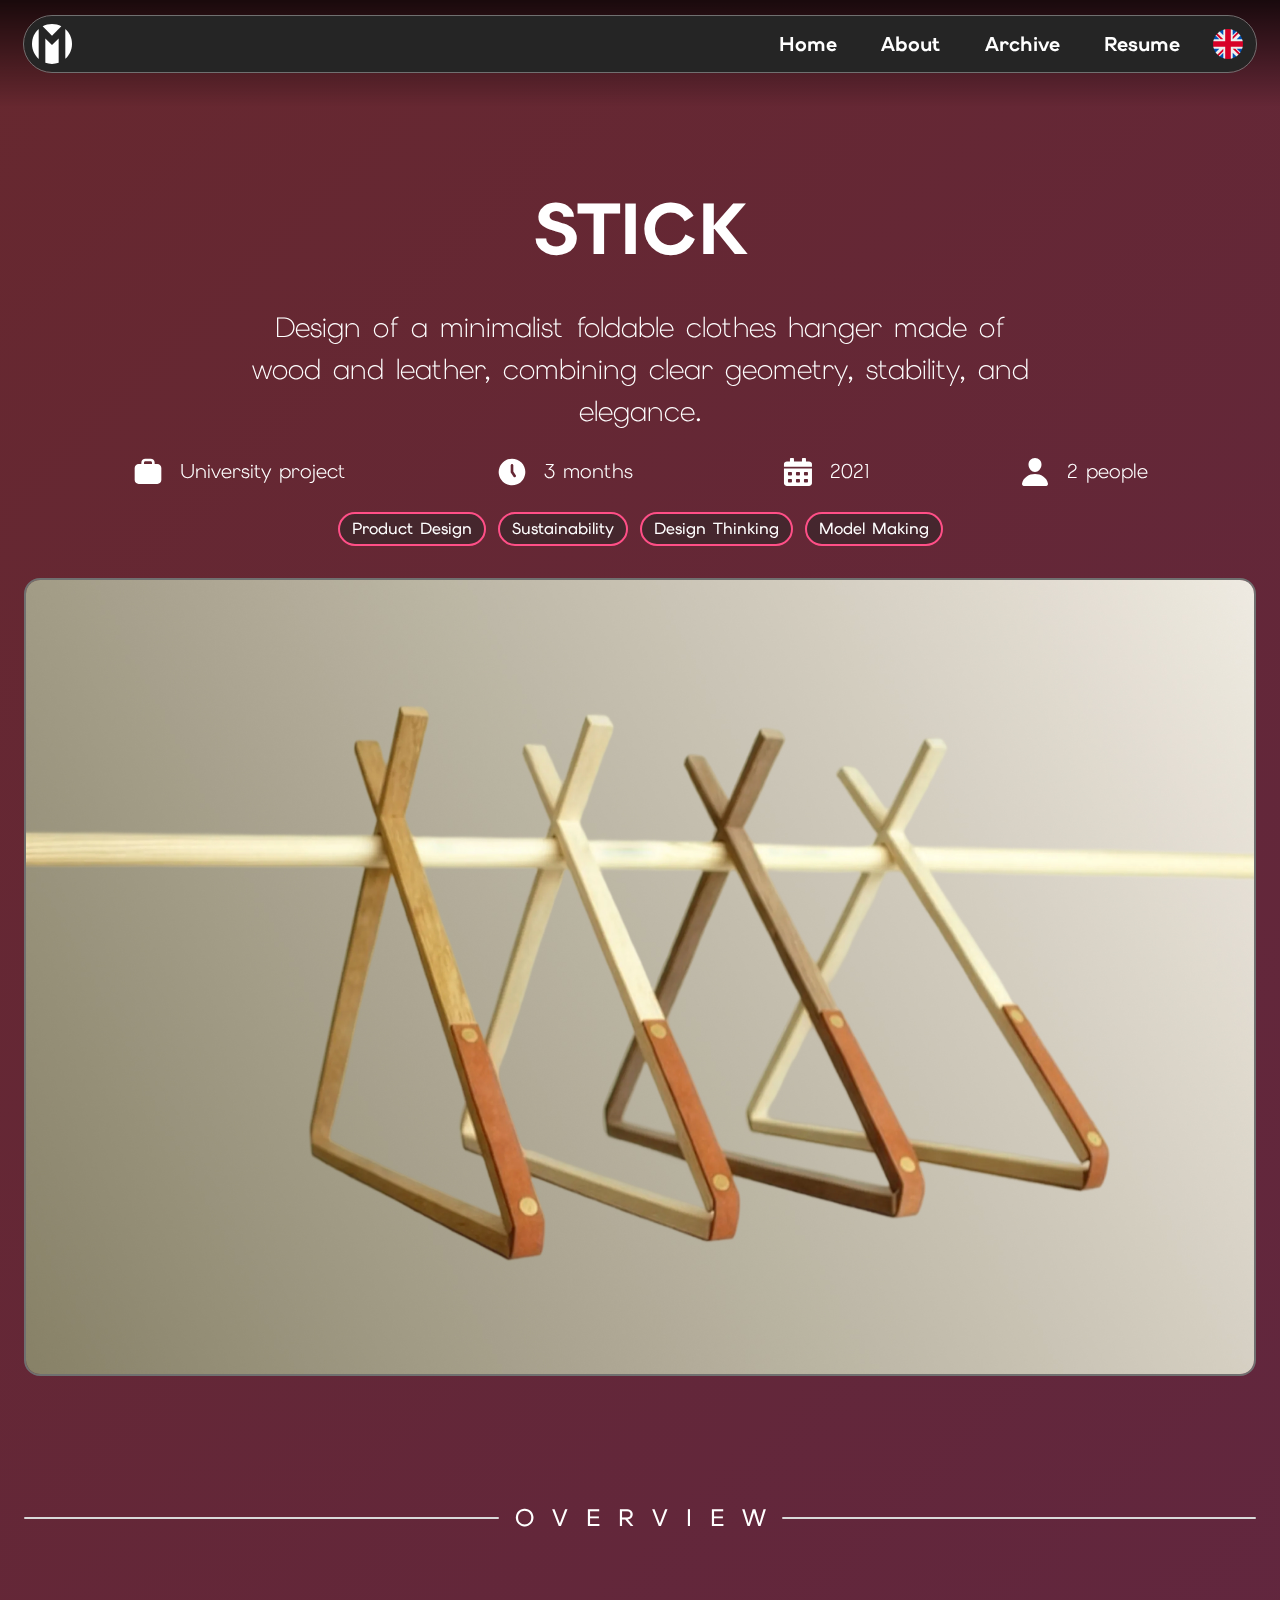
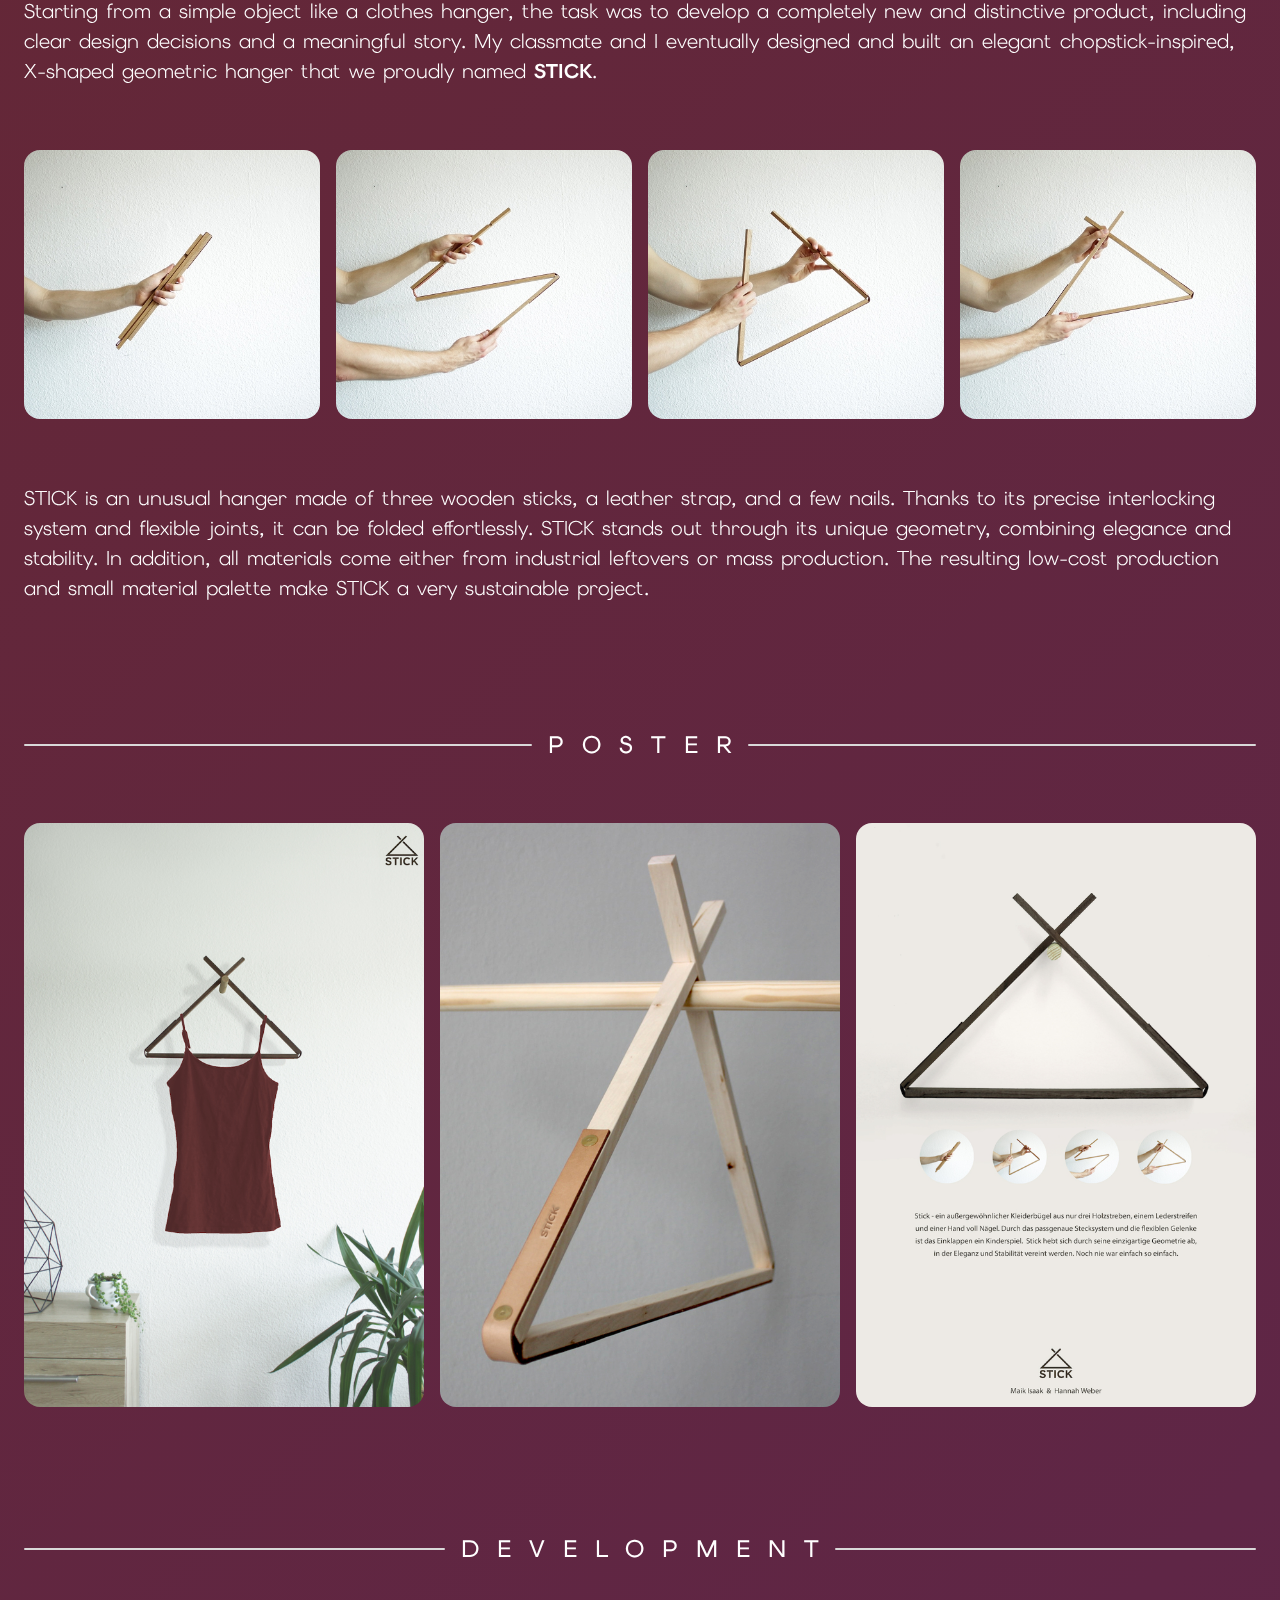
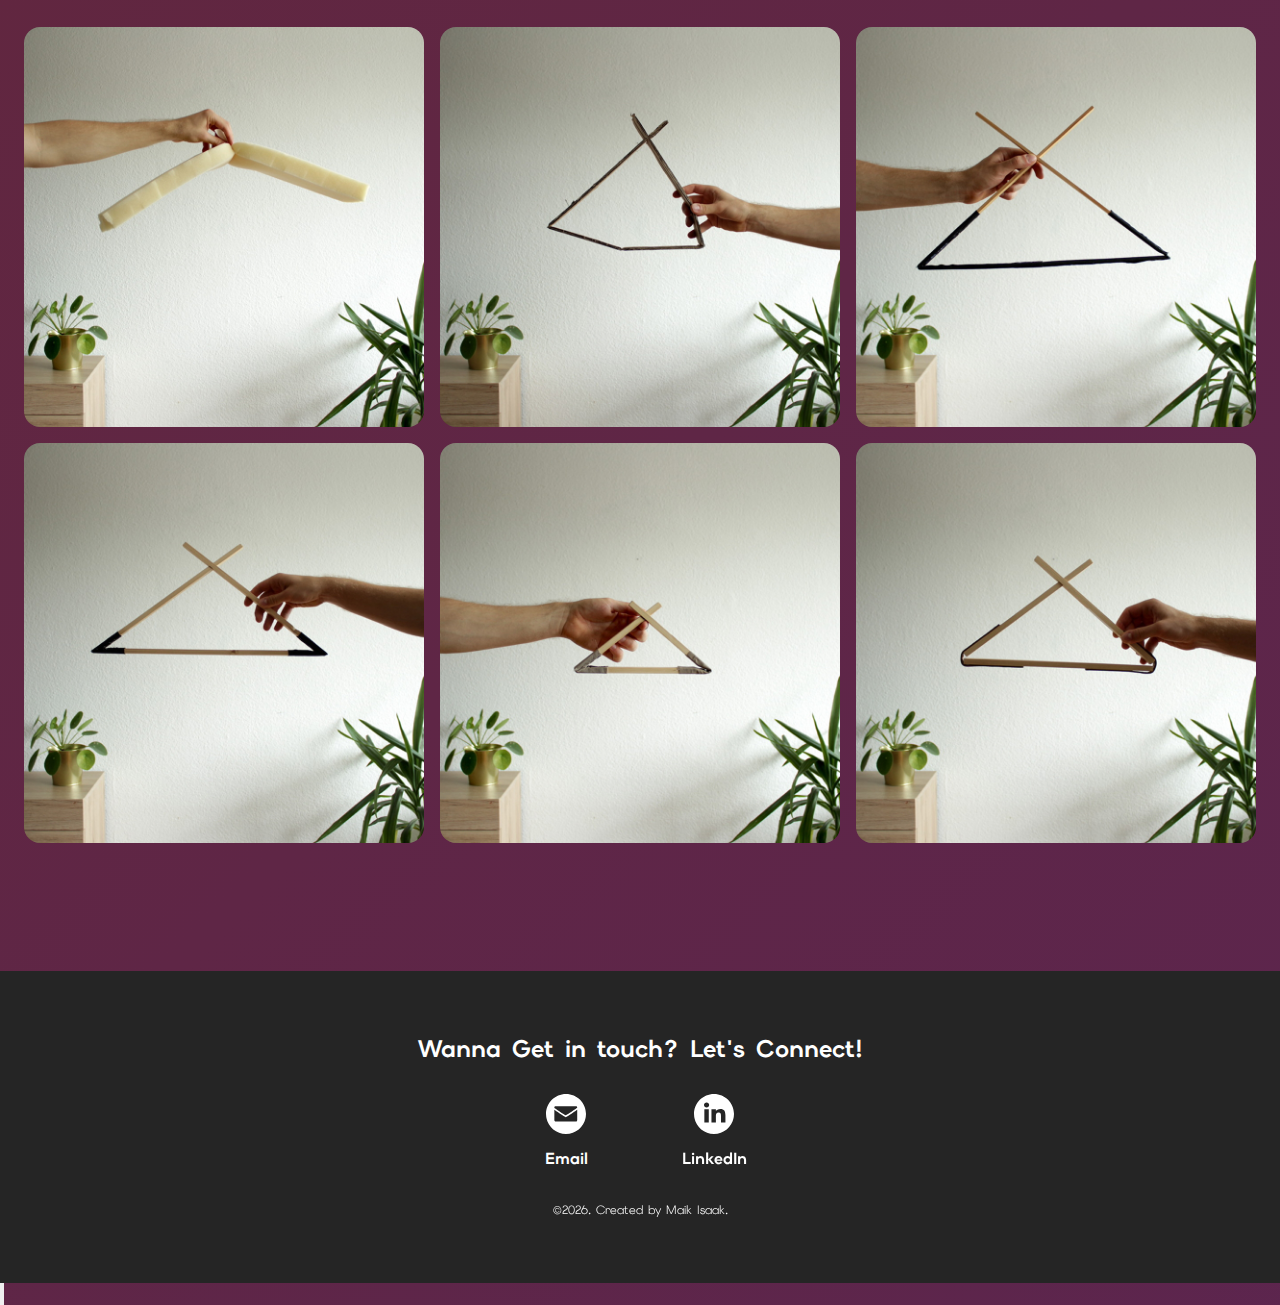
<file: html/stick.html>
<!DOCTYPE html>
<html lang="en">

<head>
  <meta charset="UTF-8">
  <meta name="viewport" content="width=device-width, initial-scale=1.0">
  <title>STICK – Maik Isaak</title>
  <link rel="icon" type="image/png" href="../favicon/favicon-96x96.png" sizes="96x96" />
  <link rel="icon" type="image/svg+xml" href="../favicon/favicon.svg" />
  <link rel="shortcut icon" href="../favicon/favicon.ico" />
  <link rel="apple-touch-icon" sizes="180x180" href="../favicon/apple-touch-icon.png" />
  <meta name="apple-mobile-web-app-title" content="MyWebSite" />
  <link rel="manifest" href="../favicon/site.webmanifest" />
  <link rel="preconnect" href="https://fonts.googleapis.com">
  <link rel="preconnect" href="https://fonts.gstatic.com" crossorigin>
  <link href="https://fonts.googleapis.com/css2?family=Elms+Sans:ital,wght@0,100..900;1,100..900&display=swap"
    rel="stylesheet">
  <link rel="stylesheet" href="../css/normalize.css">
  <link rel="stylesheet" href="../css/styles.css">
</head>

<body>
  <div id="stars-layer"></div>
  <header>
    <nav class="navbar">
      <a href="../index.html" class="logo" aria-label="Startseite">
        <svg xmlns="http://www.w3.org/2000/svg" alt="Maik Isaak Logo" viewBox="0 0 24 24">
          <path class="color-1" d="M20,3.07v17.85c2.45-2.2,4-5.38,4-8.93s-1.55-6.73-4-8.93Z" />
          <path class="color-1" d="M4,3.07C1.55,5.27,0,8.45,0,12s1.55,6.73,4,8.93V3.07Z" />
          <path class="color-2" d="M16,8.64l-4,4-4-4v14.66c1.25.44,2.6.7,4,.7s2.75-.25,4-.7v-14.66Z" />
          <path class="color-2" d="M12,6.99l5.6-5.6c-1.67-.88-3.58-1.39-5.6-1.39s-3.93.51-5.6,1.39l5.6,5.6Z" />
        </svg>
      </a>
      <ul>
        <li class="navigation-item"><a href="../index.html">Home</a></li>
        <li class="navigation-item"><a href="about.html">About</a></li>
        <li class="navigation-item"><a href="archive.html">Archiv</a></li>
        <li class="navigation-item"><a class="resume-link" href="../img/resume/Resume_Maik_Isaak.pdf" target="_blank" rel="noopener noreferrer">Lebenslauf</a></li>
        <li class="language-item" id="language-switcher">
          <button class="language-button" aria-haspopup="true" aria-expanded="false" aria-label="Sprache auswählen">
            <svg viewBox="0 0 48 48" xmlns="http://www.w3.org/2000/svg">
              <mask id="a-current" height="36" maskUnits="userSpaceOnUse" width="36" x="6" y="6">
                <path d="m24 42c9.9411 0 18-8.0589 18-18s-8.0589-18-18-18-18 8.0589-18 18 8.0589 18 18 18z"
                  fill="#fff" />
              </mask>
              <g mask="url(#a-current)">
                <path
                  d="m6 6 .5625 1.54688-.5625 1.61718v1.61714l2.25 3.7969-2.25 3.7969v2.25l2.25 3.375-2.25 3.375v2.25l2.25 3.7969-2.25 3.7969v4.7812l1.54688-.5625 1.61718.5625h1.61714l3.7969-2.25 3.7969 2.25h2.25l3.375-2.25 3.375 2.25h2.25l3.7969-2.25 3.7969 2.25h4.7812l-.5625-1.5469.5625-1.6172v-1.6171l-2.25-3.7969 2.25-3.7969v-2.25l-2.25-3.375 2.25-3.375v-2.25l-2.25-3.7969 2.25-3.7969v-4.7812l-1.5469.5625-1.6172-.5625h-1.6171l-3.7969 2.25-3.7969-2.25h-2.25l-3.375 2.25-3.375-2.25h-2.25l-3.7969 2.25-3.7969-2.25z"
                  fill="#eee" />
                <path
                  d="m29.625 6v7.5938l7.5938-7.5938zm12.375 4.7812-7.5938 7.5938h7.5938zm-36 7.5938h7.5938l-7.5938-7.5938zm4.7812-12.375 7.5938 7.5938v-7.5938zm7.5938 36v-7.5938l-7.5938 7.5938zm-12.375-4.7812 7.5938-7.5938h-7.5938zm36-7.5938h-7.5938l7.5938 7.5938zm-4.7812 12.375-7.5938-7.5938v7.5938z"
                  fill="#0052b4" />
                <path
                  d="m6 6v3.16406l9.2109 9.21094h3.1641zm14.625 0v14.625h-14.625v6.75h14.625v14.625h6.75v-14.625h14.625v-6.75h-14.625v-14.625zm18.2109 0-9.2109 9.2109v3.1641l12.375-12.375zm-20.4609 23.625-12.375 12.375h3.16406l9.21094-9.2109zm11.25 0 12.375 12.375v-3.1641l-9.2109-9.2109z"
                  fill="#d80027" />
              </g>
            </svg>
          </button>
          <div class="language-dropdown" role="menu">
            <button class="language-option active" data-lang="en" role="menuitemradio" aria-checked="true">
              <svg viewBox="0 0 48 48" xmlns="http://www.w3.org/2000/svg">
                <mask id="a-desktop-en" height="36" maskUnits="userSpaceOnUse" width="36" x="6" y="6">
                  <path d="m24 42c9.9411 0 18-8.0589 18-18s-8.0589-18-18-18-18 8.0589-18 18 8.0589 18 18 18z"
                    fill="#fff" />
                </mask>
                <g mask="url(#a-desktop-en)">
                  <path
                    d="m6 6 .5625 1.54688-.5625 1.61718v1.61714l2.25 3.7969-2.25 3.7969v2.25l2.25 3.375-2.25 3.375v2.25l2.25 3.7969-2.25 3.7969v4.7812l1.54688-.5625 1.61718.5625h1.61714l3.7969-2.25 3.7969 2.25h2.25l3.375-2.25 3.375 2.25h2.25l3.7969-2.25 3.7969 2.25h4.7812l-.5625-1.5469.5625-1.6172v-1.6171l-2.25-3.7969 2.25-3.7969v-2.25l-2.25-3.375 2.25-3.375v-2.25l-2.25-3.7969 2.25-3.7969v-4.7812l-1.5469.5625-1.6172-.5625h-1.6171l-3.7969 2.25-3.7969-2.25h-2.25l-3.375 2.25-3.375-2.25h-2.25l-3.7969 2.25-3.7969-2.25z"
                    fill="#eee" />
                  <path
                    d="m29.625 6v7.5938l7.5938-7.5938zm12.375 4.7812-7.5938 7.5938h7.5938zm-36 7.5938h7.5938l-7.5938-7.5938zm4.7812-12.375 7.5938 7.5938v-7.5938zm7.5938 36v-7.5938l-7.5938 7.5938zm-12.375-4.7812 7.5938-7.5938h-7.5938zm36-7.5938h-7.5938l7.5938 7.5938zm-4.7812 12.375-7.5938-7.5938v7.5938z"
                    fill="#0052b4" />
                  <path
                    d="m6 6v3.16406l9.2109 9.21094h3.1641zm14.625 0v14.625h-14.625v6.75h14.625v14.625h6.75v-14.625h14.625v-6.75h-14.625v-14.625zm18.2109 0-9.2109 9.2109v3.1641l12.375-12.375zm-20.4609 23.625-12.375 12.375h3.16406l9.21094-9.2109zm11.25 0 12.375 12.375v-3.1641l-9.2109-9.2109z"
                    fill="#d80027" />
                </g>
              </svg>
              <span>English</span>
            </button>
            <button class="language-option" data-lang="de" role="menuitemradio" aria-checked="false">
              <svg viewBox="0 0 48 48" fill="none" xmlns="http://www.w3.org/2000/svg">
                <mask id="mask0_307_1346" style="mask-type:luminance" maskUnits="userSpaceOnUse" x="6" y="6" width="36"
                  height="36">
                  <path
                    d="M24 42C33.9411 42 42 33.9411 42 24C42 14.0589 33.9411 6 24 6C14.0589 6 6 14.0589 6 24C6 33.9411 14.0589 42 24 42Z"
                    fill="white" />
                </mask>
                <g mask="url(#mask0_307_1346)">
                  <path d="M6 30.2578L24.0492 28.4648L42 30.2578V42H6V30.2578Z" fill="#FFDA44" />
                  <path d="M6 17.7422L23.9297 16.125L42 17.7422V30.2578H6V17.7422Z" fill="#D80027" />
                  <path d="M6 6H42V17.7422H6V6Z" fill="#333333" />
                </g>
              </svg>
              <span>Deutsch</span>
            </button>
          </div>
        </li>
        <li class="mobile-menu-item" id="mobile-menu">
          <button class="mobile-menu-button" aria-haspopup="true" aria-expanded="false" aria-label="Open menu">
            <svg class="mobile-menu-icon mobile-menu-icon--burger" viewBox="0 0 24 24"
              xmlns="http://www.w3.org/2000/svg" aria-hidden="true">
              <path d="M4 7h16M4 12h16M4 17h16" stroke="currentColor" stroke-width="2" stroke-linecap="round" />
            </svg>
            <svg class="mobile-menu-icon mobile-menu-icon--close" viewBox="0 0 24 24" xmlns="http://www.w3.org/2000/svg"
              aria-hidden="true">
              <path d="M6 6l12 12M18 6L6 18" stroke="currentColor" stroke-width="2" stroke-linecap="round" />
            </svg>
          </button>
          <div class="mobile-menu-dropdown" role="menu">
            <a class="mobile-navigation-link" href="../index.html">Home</a>
            <a class="mobile-navigation-link" href="about.html">About</a>
            <a class="mobile-navigation-link" href="archive.html">Archiv</a>
            <a class="mobile-navigation-link resume-link" href="../img/resume/Resume_Maik_Isaak.pdf" target="_blank" rel="noopener noreferrer">Lebenslauf</a>
            <div class="mobile-language-group">
              <span class="mobile-language-label"><span class="mobile-language-label-text">Sprache</span></span>
              <div class="mobile-language-options">
                <button class="mobile-language-option active" data-lang="en" type="button">
                  <svg viewBox="0 0 48 48" xmlns="http://www.w3.org/2000/svg">
                    <mask id="a-mobile" height="36" maskUnits="userSpaceOnUse" width="36" x="6" y="6">
                      <path d="m24 42c9.9411 0 18-8.0589 18-18s-8.0589-18-18-18-18 8.0589-18 18 8.0589 18 18 18z"
                        fill="#fff" />
                    </mask>
                    <g mask="url(#a-mobile)">
                      <path
                        d="m6 6 .5625 1.54688-.5625 1.61718v1.61714l2.25 3.7969-2.25 3.7969v2.25l2.25 3.375-2.25 3.375v2.25l2.25 3.7969-2.25 3.7969v4.7812l1.54688-.5625 1.61718.5625h1.61714l3.7969-2.25 3.7969 2.25h2.25l3.375-2.25 3.375 2.25h2.25l3.7969-2.25 3.7969 2.25h4.7812l-.5625-1.5469.5625-1.6172v-1.6171l-2.25-3.7969 2.25-3.7969v-2.25l-2.25-3.375 2.25-3.375v-2.25l-2.25-3.7969 2.25-3.7969v-4.7812l-1.5469.5625-1.6172-.5625h-1.6171l-3.7969 2.25-3.7969-2.25h-2.25l-3.375 2.25-3.375-2.25h-2.25l-3.7969 2.25-3.7969-2.25z"
                        fill="#eee" />
                      <path
                        d="m29.625 6v7.5938l7.5938-7.5938zm12.375 4.7812-7.5938 7.5938h7.5938zm-36 7.5938h7.5938l-7.5938-7.5938zm4.7812-12.375 7.5938 7.5938v-7.5938zm7.5938 36v-7.5938l-7.5938 7.5938zm-12.375-4.7812 7.5938-7.5938h-7.5938zm36-7.5938h-7.5938l7.5938 7.5938zm-4.7812 12.375-7.5938-7.5938v7.5938z"
                        fill="#0052b4" />
                      <path
                        d="m6 6v3.16406l9.2109 9.21094h3.1641zm14.625 0v14.625h-14.625v6.75h14.625v14.625h6.75v-14.625h14.625v-6.75h-14.625v-14.625zm18.2109 0-9.2109 9.2109v3.1641l12.375-12.375zm-20.4609 23.625-12.375 12.375h3.16406l9.21094-9.2109zm11.25 0 12.375 12.375v-3.1641l-9.2109-9.2109z"
                        fill="#d80027" />
                    </g>
                  </svg>
                  <span>English</span>
                </button>
                <button class="mobile-language-option" data-lang="de" type="button">
                  <svg viewBox="0 0 48 48" fill="none" xmlns="http://www.w3.org/2000/svg">
                    <mask id="mask0_307_1346_mobile" style="mask-type:luminance" maskUnits="userSpaceOnUse" x="6" y="6"
                      width="36" height="36">
                      <path
                        d="M24 42C33.9411 42 42 33.9411 42 24C42 14.0589 33.9411 6 24 6C14.0589 6 6 14.0589 6 24C6 33.9411 14.0589 42 24 42Z"
                        fill="white" />
                    </mask>
                    <g mask="url(#mask0_307_1346_mobile)">
                      <path d="M6 30.2578L24.0492 28.4648L42 30.2578V42H6V30.2578Z" fill="#FFDA44" />
                      <path d="M6 17.7422L23.9297 16.125L42 17.7422V30.2578H6V17.7422Z" fill="#D80027" />
                      <path d="M6 6H42V17.7422H6V6Z" fill="#333333" />
                    </g>
                  </svg>
                  <span>Deutsch</span>
                </button>
              </div>
            </div>
          </div>
        </li>
      </ul>
    </nav>
  </header>
  <div class="shadow-bar"></div>
  <main>
    <section class="project-intro">
      <h1>STICK</h1>
      <div class="project-intro-text">
        <p class="subline">Entwurf eines minimalistischen faltbaren Kleiderbügels aus Holz und Leder, der durch klare
          Geometrie, Stabilität und Eleganz verbindet.</p>
        <ul class="info-group icon-text-list">
          <li class="icon-text">
            <svg viewBox="0 0 32 32" xmlns="http://www.w3.org/2000/svg">
              <path
                d="M18.6666 2.66675C19.7275 2.66675 20.7449 3.08818 21.4951 3.83832C22.2452 4.58847 22.6666 5.60588 22.6666 6.66675V8.00008H25.3333C26.3942 8.00008 27.4116 8.42151 28.1617 9.17166C28.9119 9.9218 29.3333 10.9392 29.3333 12.0001V24.0001C29.3333 25.0609 28.9119 26.0784 28.1617 26.8285C27.4116 27.5787 26.3942 28.0001 25.3333 28.0001H6.66663C5.60576 28.0001 4.58834 27.5787 3.8382 26.8285C3.08805 26.0784 2.66663 25.0609 2.66663 24.0001V12.0001C2.66663 10.9392 3.08805 9.9218 3.8382 9.17166C4.58834 8.42151 5.60576 8.00008 6.66663 8.00008H9.33329V6.66675C9.33329 5.60588 9.75472 4.58847 10.5049 3.83832C11.255 3.08818 12.2724 2.66675 13.3333 2.66675H18.6666ZM18.6666 5.33342H13.3333C12.9797 5.33342 12.6405 5.47389 12.3905 5.72394C12.1404 5.97399 12 6.31313 12 6.66675V8.00008H20V6.66675C20 6.31313 19.8595 5.97399 19.6094 5.72394C19.3594 5.47389 19.0202 5.33342 18.6666 5.33342Z" />
            </svg>
            <span>Universitätsprojekt</span>
          </li>
          <li class="icon-text">
            <svg viewBox="0 0 32 32" xmlns="http://www.w3.org/2000/svg">
              <path
                d="M16 2.66663C13.3629 2.66663 10.7851 3.44861 8.59242 4.9137C6.39977 6.37878 4.6908 8.46116 3.68163 10.8975C2.67246 13.3339 2.40842 16.0147 2.92289 18.6012C3.43736 21.1876 4.70724 23.5633 6.57194 25.428C8.43664 27.2927 10.8124 28.5626 13.3988 29.0771C15.9852 29.5916 18.6661 29.3275 21.1025 28.3184C23.5388 27.3092 25.6212 25.6002 27.0863 23.4076C28.5514 21.2149 29.3334 18.637 29.3334 16C29.3334 14.249 28.9885 12.5152 28.3184 10.8975C27.6484 9.27984 26.6662 7.80998 25.4281 6.57187C24.19 5.33375 22.7201 4.35163 21.1025 3.68157C19.4848 3.0115 17.751 2.66663 16 2.66663ZM19.4 21.1066C19.1853 21.257 18.9288 21.3363 18.6667 21.3333C18.4471 21.3322 18.2312 21.2768 18.0381 21.1721C17.845 21.0674 17.6808 20.9167 17.56 20.7333L14.8934 16.7333C14.7476 16.5163 14.6687 16.2613 14.6667 16V9.33329C14.6667 8.97967 14.8072 8.64053 15.0572 8.39048C15.3073 8.14044 15.6464 7.99996 16 7.99996C16.3536 7.99996 16.6928 8.14044 16.9428 8.39048C17.1929 8.64053 17.3334 8.97967 17.3334 9.33329V15.6L19.7734 19.2666C19.9663 19.5606 20.0354 19.9189 19.9655 20.2635C19.8955 20.6081 19.6923 20.9111 19.4 21.1066Z" />
            </svg>
            <span>3 Monate</span>
          </li>
          <li class="icon-text">
            <svg viewBox="0 0 32 32" xmlns="http://www.w3.org/2000/svg">
              <path
                d="M1.96228 27.3372C1.96228 28.7864 3.30603 29.9622 4.96228 29.9622H26.9623C28.6185 29.9622 29.9623 28.7864 29.9623 27.3372V12.4622H1.96228V27.3372ZM21.9623 16.6184C21.9623 16.2575 22.2998 15.9622 22.7123 15.9622H25.2123C25.6248 15.9622 25.9623 16.2575 25.9623 16.6184V18.8059C25.9623 19.1668 25.6248 19.4622 25.2123 19.4622H22.7123C22.2998 19.4622 21.9623 19.1668 21.9623 18.8059V16.6184ZM21.9623 23.6184C21.9623 23.2575 22.2998 22.9622 22.7123 22.9622H25.2123C25.6248 22.9622 25.9623 23.2575 25.9623 23.6184V25.8059C25.9623 26.1668 25.6248 26.4622 25.2123 26.4622H22.7123C22.2998 26.4622 21.9623 26.1668 21.9623 25.8059V23.6184ZM13.9623 16.6184C13.9623 16.2575 14.2998 15.9622 14.7123 15.9622H17.2123C17.6248 15.9622 17.9623 16.2575 17.9623 16.6184V18.8059C17.9623 19.1668 17.6248 19.4622 17.2123 19.4622H14.7123C14.2998 19.4622 13.9623 19.1668 13.9623 18.8059V16.6184ZM13.9623 23.6184C13.9623 23.2575 14.2998 22.9622 14.7123 22.9622H17.2123C17.6248 22.9622 17.9623 23.2575 17.9623 23.6184V25.8059C17.9623 26.1668 17.6248 26.4622 17.2123 26.4622H14.7123C14.2998 26.4622 13.9623 26.1668 13.9623 25.8059V23.6184ZM5.96228 16.6184C5.96228 16.2575 6.29978 15.9622 6.71228 15.9622H9.21228C9.62478 15.9622 9.96228 16.2575 9.96228 16.6184V18.8059C9.96228 19.1668 9.62478 19.4622 9.21228 19.4622H6.71228C6.29978 19.4622 5.96228 19.1668 5.96228 18.8059V16.6184ZM5.96228 23.6184C5.96228 23.2575 6.29978 22.9622 6.71228 22.9622H9.21228C9.62478 22.9622 9.96228 23.2575 9.96228 23.6184V25.8059C9.96228 26.1668 9.62478 26.4622 9.21228 26.4622H6.71228C6.29978 26.4622 5.96228 26.1668 5.96228 25.8059V23.6184ZM26.9623 5.46216H23.9623V2.83716C23.9623 2.35591 23.5123 1.96216 22.9623 1.96216H20.9623C20.4123 1.96216 19.9623 2.35591 19.9623 2.83716V5.46216H11.9623V2.83716C11.9623 2.35591 11.5123 1.96216 10.9623 1.96216H8.96228C8.41228 1.96216 7.96228 2.35591 7.96228 2.83716V5.46216H4.96228C3.30603 5.46216 1.96228 6.63794 1.96228 8.08716V10.7122H29.9623V8.08716C29.9623 6.63794 28.6185 5.46216 26.9623 5.46216Z" />
            </svg>
            <span>2021</span>
          </li>
          <li class="icon-text">
            <svg viewBox="0 0 32 32" xmlns="http://www.w3.org/2000/svg">
              <path
                d="M20.79 4.03625C19.5737 2.72313 17.875 2 16 2C14.115 2 12.4106 2.71875 11.2 4.02375C9.97624 5.34312 9.37999 7.13625 9.51999 9.0725C9.79749 12.8925 12.7044 16 16 16C19.2956 16 22.1975 12.8931 22.4794 9.07375C22.6212 7.155 22.0212 5.36562 20.79 4.03625ZM27 30H4.99999C4.71203 30.0037 4.42686 29.9433 4.16522 29.8229C3.90358 29.7026 3.67206 29.5254 3.48749 29.3044C3.08124 28.8187 2.91749 28.1556 3.03874 27.485C3.56624 24.5588 5.21249 22.1006 7.79999 20.375C10.0987 18.8431 13.0106 18 16 18C18.9894 18 21.9012 18.8437 24.2 20.375C26.7875 22.1 28.4337 24.5581 28.9612 27.4844C29.0825 28.155 28.9187 28.8181 28.5125 29.3037C28.328 29.5249 28.0965 29.7022 27.8349 29.8226C27.5732 29.9431 27.288 30.0037 27 30Z" />
            </svg>
            <span>2 Personen</span>
          </li>
        </ul>
        <ul class="tags">
          <li class="tag">Produktdesign</li>
          <li class="tag">Nachhaltigkeit</li>
          <li class="tag">Design-Thinking</li>
          <li class="tag">Modellbau</li>
        </ul>
      </div>
      <div class="project-intro-image">
        <img src="../img/stick/project-card-1.jpg" alt="Projektbild STICK">
      </div>
    </section>
    <section>
      <h2 class="h2-section">
        <span class="title-text">Overview</span>
      </h2>
      <p>
        Ausgehend von einem einfachen Objekt wie einem Kleiderbügel bestand die Aufgabe ein völlig neues, besonderes
        Produkt zu entwickeln – inklusive klarer Entscheidungsgründe und einer dazu passenden, bedeutungsvollen
        Geschichte. So kamen Ich und meine Kommilitonin schließlich dazu, einen eleganten Essstäbchen-/ X-förmigen/
        geometrischen Kleiderbügel zu entwerfen und zu fertigen, den wir stolz <strong>STICK</strong> nannten.
      </p>
      <div class="image-gallery">
        <div class="first-row">
          <div><img src="../img/stick/stick-step-1.jpg" alt=""></div>
          <div><img src="../img/stick/stick-step-2.jpg" alt=""></div>
          <div><img src="../img/stick/stick-step-3.jpg" alt=""></div>
          <div><img src="../img/stick/stick-step-4.jpg" alt=""></div>
        </div>
      </div>
      <p>
        STICK ist ein außergewöhnlicher Kleiderbügel, der aus drei Holzstäben, einem Lederriemen und ein paar Nägeln
        besteht. Durch das perfekt passende Stecksystem und die flexiblen Gelenke lässt er sich mühelos zusammenfalten.
        STICK ist bemerkenswert aufgrund seiner einzigartigen Geometrie, in der Eleganz und Stabilität vereint sind.
        Außerdem bestehen alle verwendeten Materialien entweder aus industriellen Restbeständen oder aus
        Massenproduktion. Die dadurch günstige Herstellung und die geringe Zahl unterschiedlicher Materialien machen
        STICK zu einem sehr nachhaltigen Projekt.
      </p>
      </section>
      <section>
      <h2 class="h2-section">
        <span class="title-text">Poster</span>
      </h2>
      <div class="image-gallery">
        <div class="first-row">
          <div><img src="../img/stick/poster-1.jpg" alt=""></div>
          <div><img src="../img/stick/poster-2.jpg" alt=""></div>
          <div><img src="../img/stick/poster-3.jpg" alt=""></div>
        </div>
      </div>
      </section>
      <section>
      <h2 class="h2-section">
        <span class="title-text">Entwicklung</span>
      </h2>
      <div class="image-gallery">
        <div class="first-row">
          <div><img src="../img/stick/progress-1.jpg" alt=""></div>
          <div><img src="../img/stick/progress-2.jpg" alt=""></div>
          <div><img src="../img/stick/progress-3.jpg" alt=""></div>
        </div>
        <div class="second-row">
          <div><img src="../img/stick/progress-4.jpg" alt=""></div>
          <div><img src="../img/stick/progress-5.jpg" alt=""></div>
          <div><img src="../img/stick/progress-6.jpg" alt=""></div>
        </div>
      </div>
    </section>
  </main>
  <footer>
    <div class="footer-content">
      <h2 class="h2-footer">Wanna Get in touch? Let's Connect!</h2>
      <nav>
        <ul>
          <li>
            <a href="mailto:maik.isaak94@gmail.com" class="footer-icon">
              <svg xmlns="http://www.w3.org/2000/svg" alt="Linkedin-Icon" viewBox="0 0 48 48">
                <path class="color-2"
                  d="M48 24C48 10.7452 37.2548 0 24 0C10.7452 0 0 10.7452 0 24C0 37.2548 10.7452 48 24 48C37.2548 48 48 37.2548 48 24Z" />
                <path class="color-1"
                  d="M24 0C37.2548 0 48 10.7452 48 24C48 37.2548 37.2548 48 24 48C10.7452 48 0 37.2548 0 24C0 10.7452 10.7452 0 24 0ZM37.4561 18.8096C37.4561 18.8096 24.9778 27.4101 23.7627 27.8574C22.5696 27.4314 10.0273 18.8096 10.0273 18.8096V31.001C10.0274 32.6937 10.3914 33.0322 12.085 33.0322H35.3994C37.1331 33.0322 37.456 32.7348 37.4561 31.001V18.8096ZM12.085 14.7461C10.3638 14.7461 10.0273 15.2752 10.0273 16.5078L10.0479 16.6973C10.0479 16.6973 22.4386 25.1215 23.7627 25.582C25.1598 25.047 37.3913 16.5528 37.4561 16.5078L37.4365 16.4199C37.4365 15.1868 37.0722 14.7462 35.3994 14.7461H12.085Z" />
              </svg>
              <span class="contact-email-label">Email</span>
            </a>
          </li>
          <li>
            <a href="https://www.linkedin.com/in/maikisaak" target="_blank" class="footer-icon">
              <svg xmlns="http://www.w3.org/2000/svg" alt="Email-Icon" viewBox="0 0 48 48">
                <path class="color-2"
                  d="M48 24C48 10.7452 37.2548 0 24 0C10.7452 0 0 10.7452 0 24C0 37.2548 10.7452 48 24 48C37.2548 48 48 37.2548 48 24Z" />
                <path class="color-1"
                  d="M24 0C37.2548 0 48 10.7452 48 24C48 37.2548 37.2548 48 24 48C10.7452 48 0 37.2548 0 24C0 10.7452 10.7452 0 24 0ZM12.4238 34.2861H17.7256V18.2197H12.4238V34.2861ZM31.6172 17.8975C28.8609 17.8975 27.1526 19.1492 26.2627 20.2812V18.2197H20.9609V34.2861H26.2627C26.2627 34.2861 26.2627 29.2278 26.2627 26.0654C26.2627 24.1674 26.9105 22.261 29.4961 22.2607C32.4184 22.2607 32.4014 24.7445 32.3877 26.6689C32.3699 29.1843 32.4121 31.7522 32.4121 34.2861H37.7148V25.8066C37.6699 20.3924 36.2586 17.8975 31.6172 17.8975ZM15.1016 10.2861C13.3886 10.2862 12 11.5845 12 13.1865C12 14.7886 13.3886 16.0878 15.1016 16.0879C16.8145 16.0879 18.2031 14.7886 18.2031 13.1865C18.2031 11.5845 16.8145 10.2861 15.1016 10.2861Z" />
              </svg>
              <span class="contact-linkedin-label">LinkedIn</span>
            </a>
          </li>
        </ul>
      </nav>
      <p>&copy;2026. Created by Maik Isaak.</p>
    </div>
  </footer>

</body>

<!-- Sterne Script -->

<script src="../js/image-overlay.js"></script>
<script src="../js/common-ui.js"></script>
<script>
const commonUi = window.initPortfolioCommonUi();
if (!commonUi) {
  throw new Error("Common UI initialization failed.");
}

const {
  switcher,
  languageButton,
  options,
  mobileMenu,
  mobileMenuButton,
  navLinks,
  mobileNavLinks,
  mobileLanguageLabelText,
  mobileLanguageOptions,
  updateResumeLinks,
} = commonUi;

const i18n = {
    en: {
      metaTitle: "STICK - Maik Isaak",
      logoAriaLabel: "Home",
      languageButtonAriaLabel: "Choose language",
      mobileMenuButtonAriaLabel: "Open menu",
      mobileLanguageLabel: "Language",
      nav: ["Home", "About", "Archive", "Resume"],
      sectionTitles: ["Overview", "Poster", "Development"],
      sectionTitlesMobile: ["Overview", "Poster", "Development"],
      processTitles: [],
      processItems: [],
      introTitle: "STICK",
      introSubline: "Design of a minimalist foldable clothes hanger made of wood and leather, combining clear geometry, stability, and elegance.",
      introInfo: ["University project", "3 months", "2021", "2 people"],
      introTags: ["Product Design", "Sustainability", "Design Thinking", "Model Making"],
      overviewParagraphs: [
        "Starting from a simple object like a clothes hanger, the task was to develop a completely new and distinctive product, including clear design decisions and a meaningful story. My classmate and I eventually designed and built an elegant chopstick-inspired, X-shaped geometric hanger that we proudly named <strong>STICK</strong>.",
        "STICK is an unusual hanger made of three wooden sticks, a leather strap, and a few nails. Thanks to its precise interlocking system and flexible joints, it can be folded effortlessly. STICK stands out through its unique geometry, combining elegance and stability. In addition, all materials come either from industrial leftovers or mass production. The resulting low-cost production and small material palette make STICK a very sustainable project."
      ],
      footerHeading: "Wanna Get in touch? Let's Connect!",
      footerEmailLabel: "Email",
      footerLinkedInLabel: "LinkedIn",
      footerCopyright: "&copy;2026. Created by Maik Isaak."
    },
    de: {
      metaTitle: "STICK - Maik Isaak",
      logoAriaLabel: "Startseite",
      languageButtonAriaLabel: "Sprache auswählen",
      mobileMenuButtonAriaLabel: "Menü öffnen",
      mobileLanguageLabel: "Sprache",
      nav: ["Home", "About", "Archiv", "Lebenslauf"],
      footerHeading: "Wanna Get in touch? Let's Connect!",
      footerEmailLabel: "E-Mail",
      footerLinkedInLabel: "LinkedIn",
      footerCopyright: "&copy;2026. Created by Maik Isaak."
    }
  };

  const originalContent = {};

  function captureOriginals() {
    originalContent.introTitle = document.querySelector(".project-intro h1")?.innerHTML || "";
    originalContent.introSubline = document.querySelector(".project-intro .subline")?.innerHTML || "";
    originalContent.introInfo = Array.from(document.querySelectorAll(".project-intro .info-group .icon-text span")).map((el) => el.textContent);
    originalContent.introTags = Array.from(document.querySelectorAll(".project-intro .tags .tag")).map((el) => el.textContent);
    originalContent.overviewParagraphs = Array.from(document.querySelectorAll("section > p")).map((el) => el.innerHTML);
    originalContent.sectionTitles = Array.from(document.querySelectorAll(".h2-section .title-text")).map((el) => el.textContent);
    originalContent.processTitles = Array.from(document.querySelectorAll(".process-step .h3-step-text")).map((el) => el.textContent);
    originalContent.processItems = Array.from(document.querySelectorAll(".process-step .step-text li")).map((el) => el.textContent);
    originalContent.takeaways = Array.from(document.querySelectorAll(".project-takeaways-list span")).map((el) => el.innerHTML);
    originalContent.problemText = document.querySelector(".project-two-column .project-details-text")?.innerHTML || "";
    originalContent.problemItems = Array.from(document.querySelectorAll(".project-two-column .project-details-list .icon-text span")).map((el) => el.innerHTML);
    originalContent.synthesisHeadings = Array.from(document.querySelectorAll("#synthese .project-synthesis-text h3")).map((el) => el.textContent);
    originalContent.synthesisParagraphs = Array.from(document.querySelectorAll("#synthese .project-synthesis-text > p")).map((el) => el.innerHTML);
    originalContent.synthesisInsights = Array.from(document.querySelectorAll("#synthese .project-synthesis-insight-card span")).map((el) => el.innerHTML);
    originalContent.ideationIntro = document.querySelector("#ideation .project-ideation-improvements-intro p")?.innerHTML || "";
    originalContent.ideationCardTitles = Array.from(document.querySelectorAll("#ideation .project-ideation-card h3")).map((el) => el.textContent);
    originalContent.ideationBullets = Array.from(document.querySelectorAll("#ideation .project-ideation-card .project-bullets span")).map((el) => el.innerHTML);
    originalContent.specificationHeading = document.querySelector("#spezifikation .project-research-text h3")?.textContent || "";
    originalContent.specificationIntro = document.querySelector("#spezifikation .project-research-text > p")?.innerHTML || "";
    originalContent.specificationBullets = Array.from(document.querySelectorAll("#spezifikation .project-bullets span")).map((el) => el.innerHTML);
    originalContent.accessibilityHeadings = Array.from(document.querySelectorAll("#accessibility .project-research-half h3")).map((el) => el.textContent);
    originalContent.accessibilityLeftParagraphs = Array.from(document.querySelectorAll("#accessibility .project-research-half--left > p")).map((el) => el.innerHTML);
    originalContent.accessibilityRightParagraphs = Array.from(document.querySelectorAll("#accessibility .project-research-half--right > p")).map((el) => el.innerHTML);
    originalContent.accessibilitySubheadings = Array.from(document.querySelectorAll("#accessibility h4")).map((el) => el.textContent);
    originalContent.accessibilityBullets = Array.from(document.querySelectorAll("#accessibility .project-bullets span")).map((el) => el.innerHTML);
    originalContent.footerHeading = document.querySelector(".h2-footer")?.textContent || "";
    originalContent.footerEmailLabel = document.querySelector(".contact-email-label")?.textContent || "";
    originalContent.footerLinkedInLabel = document.querySelector(".contact-linkedin-label")?.textContent || "";
    originalContent.footerCopyright = document.querySelector(".footer-content > p")?.innerHTML || "";
  }

  function setTextList(selector, values) {
    const nodes = document.querySelectorAll(selector);
    nodes.forEach((node, index) => {
      if (values[index] !== undefined) {
        node.textContent = values[index];
      }
    });
  }

  function setHtmlList(selector, values) {
    const nodes = document.querySelectorAll(selector);
    nodes.forEach((node, index) => {
      if (values[index] !== undefined) {
        node.innerHTML = values[index];
      }
    });
  }

  function setHtml(node, value) {
    if (node && value !== undefined) {
      node.innerHTML = value;
    }
  }

  function closeLanguageMenu() {
    switcher.classList.remove("open");
    languageButton.setAttribute("aria-expanded", "false");
  }

  function closeMobileMenu() {
    mobileMenu.classList.remove("open");
    mobileMenuButton.setAttribute("aria-expanded", "false");
  }

  function applyLanguage(lang) {
    const selectedLang = i18n[lang] ? lang : "en";
    const translations = i18n[selectedLang];
    const isMobileViewport = window.matchMedia("(max-width: 639px)").matches;

    document.documentElement.lang = selectedLang;
    document.title = translations.metaTitle;

    const logo = document.querySelector(".logo");
    const footerHeading = document.querySelector(".h2-footer");
    const emailLabel = document.querySelector(".contact-email-label");
    const linkedInLabel = document.querySelector(".contact-linkedin-label");
    const footerCopyright = document.querySelector(".footer-content > p");

    logo.setAttribute("aria-label", translations.logoAriaLabel);
    languageButton.setAttribute("aria-label", translations.languageButtonAriaLabel);
    mobileMenuButton.setAttribute("aria-label", translations.mobileMenuButtonAriaLabel);
    mobileLanguageLabelText.textContent = translations.mobileLanguageLabel;

    navLinks.forEach((link, index) => {
      link.textContent = translations.nav[index];
    });
    mobileNavLinks.forEach((link, index) => {
      link.textContent = translations.nav[index];
    });

      updateResumeLinks(selectedLang);

    if (selectedLang === "en") {
      const sectionTitles = isMobileViewport ? translations.sectionTitlesMobile : translations.sectionTitles;
      setTextList(".h2-section .title-text", sectionTitles);
      setTextList(".process-step .h3-step-text", translations.processTitles);
      setTextList(".process-step .step-text li", translations.processItems);

      setHtml(document.querySelector(".project-intro h1"), translations.introTitle);
      setHtml(document.querySelector(".project-intro .subline"), translations.introSubline);
      setTextList(".project-intro .info-group .icon-text span", translations.introInfo);
      setTextList(".project-intro .tags .tag", translations.introTags);
      setHtmlList("section > p", translations.overviewParagraphs);

      setHtml(document.querySelector(".project-two-column .project-details-text"), translations.problemText);
      setHtmlList(".project-two-column .project-details-list .icon-text span", translations.problemItems);

      setTextList("#synthese .project-synthesis-text h3", translations.synthesisHeadings);
      setHtmlList("#synthese .project-synthesis-text > p", translations.synthesisParagraphs);
      setHtmlList("#synthese .project-synthesis-insight-card span", translations.synthesisInsights);

      setHtml(document.querySelector("#ideation .project-ideation-improvements-intro p"), translations.ideationIntro);
      setTextList("#ideation .project-ideation-card h3", translations.ideationCardTitles);
      setHtmlList("#ideation .project-ideation-card .project-bullets span", translations.ideationBullets);

      setTextList("#spezifikation .project-research-text h3", [translations.specificationHeading]);
      setHtml(document.querySelector("#spezifikation .project-research-text > p"), translations.specificationIntro);
      setHtmlList("#spezifikation .project-bullets span", translations.specificationBullets);

      setTextList("#accessibility .project-research-half h3", translations.accessibilityHeadings);
      setHtmlList("#accessibility .project-research-half--left > p", translations.accessibilityLeftParagraphs);
      setHtmlList("#accessibility .project-research-half--right > p", translations.accessibilityRightParagraphs);
      setTextList("#accessibility h4", translations.accessibilitySubheadings);
      setHtmlList("#accessibility .project-bullets span", translations.accessibilityBullets);

      setHtmlList(".project-takeaways-list span", translations.takeaways);
    } else {
      setHtml(document.querySelector(".project-intro h1"), originalContent.introTitle);
      setHtml(document.querySelector(".project-intro .subline"), originalContent.introSubline);
      setTextList(".project-intro .info-group .icon-text span", originalContent.introInfo);
      setTextList(".project-intro .tags .tag", originalContent.introTags);
      setHtmlList("section > p", originalContent.overviewParagraphs);
      setTextList(".h2-section .title-text", originalContent.sectionTitles);
      setTextList(".process-step .h3-step-text", originalContent.processTitles);
      setTextList(".process-step .step-text li", originalContent.processItems);
      setHtml(document.querySelector(".project-two-column .project-details-text"), originalContent.problemText);
      setHtmlList(".project-two-column .project-details-list .icon-text span", originalContent.problemItems);
      setTextList("#synthese .project-synthesis-text h3", originalContent.synthesisHeadings);
      setHtmlList("#synthese .project-synthesis-text > p", originalContent.synthesisParagraphs);
      setHtmlList("#synthese .project-synthesis-insight-card span", originalContent.synthesisInsights);
      setHtml(document.querySelector("#ideation .project-ideation-improvements-intro p"), originalContent.ideationIntro);
      setTextList("#ideation .project-ideation-card h3", originalContent.ideationCardTitles);
      setHtmlList("#ideation .project-ideation-card .project-bullets span", originalContent.ideationBullets);
      setTextList("#spezifikation .project-research-text h3", [originalContent.specificationHeading]);
      setHtml(document.querySelector("#spezifikation .project-research-text > p"), originalContent.specificationIntro);
      setHtmlList("#spezifikation .project-bullets span", originalContent.specificationBullets);
      setTextList("#accessibility .project-research-half h3", originalContent.accessibilityHeadings);
      setHtmlList("#accessibility .project-research-half--left > p", originalContent.accessibilityLeftParagraphs);
      setHtmlList("#accessibility .project-research-half--right > p", originalContent.accessibilityRightParagraphs);
      setTextList("#accessibility h4", originalContent.accessibilitySubheadings);
      setHtmlList("#accessibility .project-bullets span", originalContent.accessibilityBullets);
      setHtmlList(".project-takeaways-list span", originalContent.takeaways);
    }

    footerHeading.textContent = translations.footerHeading;
    emailLabel.textContent = translations.footerEmailLabel;
    linkedInLabel.textContent = translations.footerLinkedInLabel;
    footerCopyright.innerHTML = translations.footerCopyright;

    options.forEach((option) => {
      const isActive = option.dataset.lang === selectedLang;
      option.classList.toggle("active", isActive);
      option.setAttribute("aria-checked", isActive ? "true" : "false");
    });
    mobileLanguageOptions.forEach((option) => {
      option.classList.toggle("active", option.dataset.lang === selectedLang);
    });

    const activeOption = switcher.querySelector(`.language-option[data-lang="${selectedLang}"]`);
    const newSvg = activeOption.querySelector("svg").cloneNode(true);
    languageButton.innerHTML = "";
    languageButton.appendChild(newSvg);

    localStorage.setItem("preferredLanguage", selectedLang);
  }

  languageButton.addEventListener("click", (e) => {
    e.stopPropagation();
    const willOpen = !switcher.classList.contains("open");
    switcher.classList.toggle("open");
    languageButton.setAttribute("aria-expanded", willOpen ? "true" : "false");
    closeMobileMenu();
  });

  document.addEventListener("click", () => {
    closeLanguageMenu();
    closeMobileMenu();
  });

  options.forEach((option) => {
    option.addEventListener("click", () => {
      applyLanguage(option.dataset.lang);
      closeLanguageMenu();
    });
  });

  mobileMenuButton.addEventListener("click", (e) => {
    e.stopPropagation();
    const willOpen = !mobileMenu.classList.contains("open");
    mobileMenu.classList.toggle("open");
    mobileMenuButton.setAttribute("aria-expanded", willOpen ? "true" : "false");
    closeLanguageMenu();
  });

  mobileNavLinks.forEach((link) => {
    link.addEventListener("click", () => {
      closeMobileMenu();
    });
  });

  mobileLanguageOptions.forEach((option) => {
    option.addEventListener("click", () => {
      applyLanguage(option.dataset.lang);
      closeMobileMenu();
    });
  });

  initImageOverlayZoom('main img[src*="../img/stick/poster-"]');

  captureOriginals();
  const savedLanguage = localStorage.getItem("preferredLanguage");
  const browserLanguage = (navigator.language || "en").slice(0, 2).toLowerCase();
  const initialLanguage = i18n[savedLanguage] ? savedLanguage : (i18n[browserLanguage] ? browserLanguage : "en");
  applyLanguage(initialLanguage);

  window.addEventListener("resize", () => {
    applyLanguage(document.documentElement.lang || "en");
  });

</script>

</html>
</file>
<file: css/styles.css>
* {
    margin: 0;
    padding: 0;
    box-sizing: border-box;
}

/* =========================
   Inhaltsverzeichnis
   1. Design Tokens
   2. Base / Global
   3. Layout: Grid + Header
   4. Navigation
   5. Sections: Intro + Headings
   6. Project Cards
   7. Footer
   8. Background / Animation
   9. Responsive Breakpoints
   ========================= */

/* =========================
   1. Design Tokens
   ========================= */

:root {
    --color-primary: #FF4F87;
    --color-primary-50: rgba(255, 79, 135, 0.5);
    --color-secondary: #61D095;
    --color-pain-point: #FF5731;
    --color-white: #FFFFFF;
    --color-grey-01: #D9D9D9;
    --color-grey-02: rgb(112, 112, 112);
    --color-grey-03: rgb(81, 81, 81);
    --color-grey-05: rgb(37, 37, 37, 1);
    --color-grey-06: rgb(37, 37, 37, 0.5);
    --radius-media: 8px;
    --space-xxs: 8px;
    --space-xs: 12px;
    --space-sm: 16px;
    --space-md: 24px;
    --space-lg: 32px;
    --space-xl: 48px;
    --space-2xl: 64px;
    --space-3xl: 96px;
    --space-4xl: 128px;
    --space-stack: 2rem;
}

/*[data-theme="dark"] {
  --color-bg: #111111;
  --color-text: #ffffff;
}*/

/* =========================
   2. Base / Global
   ========================= */

body {
    font-family: "Elms Sans", sans-serif;
    background: linear-gradient(-45deg, #1c0c48, #57245d, #67282f);
    background-size: 300% 300%;
    animation: color 15s ease-in-out infinite;
    color: var(--color-white);
}

html {
    scroll-behavior: smooth;
}

p,
.icon-text-list,
.step-text li {
    font-size: 1rem;
    line-height: 1.5;
    font-weight: 300;
}

strong {
    font-weight: 700;
}

a {
    text-decoration: none;
}

img,
svg {
    vertical-align: middle;
}

img[src$=".jpg"],
img[src$=".jpeg"] {
    border-radius: var(--radius-media);
}

ul {
    list-style: none;
    margin: 0;
    padding: 0;
}

main {
    flex: 1;
    position: relative;
    z-index: 1;
    display: grid;
    grid-template-columns: repeat(12, minmax(0, 1fr));
    row-gap: 64px;
    column-gap: 16px;
    max-width: 1312px;
    margin: 64px auto;
    padding-right: 16px;
    padding-left: 16px;
}

main>section {
    grid-column: 1 / -1;
}

/* =========================
   3. Layout: Grid + Header
   ========================= */

header {
    position: sticky;
    top: 16px;
    z-index: 1000;
    padding: 0 16px;
}

/* =========================
   4. Navigation
   ========================= */

.navbar {
    margin: 0 auto;
    max-width: 1312px;
    width: 100%;
    position: relative;
    background-color: var(--color-grey-05);
    display: flex;
    justify-content: space-between;
    align-items: center;
    padding: 0.5rem;
    border-radius: 28px;
    outline: 1px solid var(--color-grey-02);
}

.navbar ul {
    display: flex;
    align-items: center;
    gap: 12px;
}

/* ---------- Logo ---------- */

.logo,
.language-item,
.footer-icon {
    display: block;
    width: 2.5rem;
}

.logo .color-1,
.logo .color-2,
.footer-icon .color-1 {
    fill: white;
    transition: fill 0.25s ease;
}

.footer-icon .color-2 {
    fill: var(--color-grey-05);
    transition: fill 0.25s ease;
}

.logo:hover .color-2,
.footer-icon:hover .color-2 {
    fill: var(--color-primary);
}

.logo:hover .color-1 {
    fill: var(--color-grey-03);
}

/* ---------- Nav Items ---------- */

.navigation-item {
    border-radius: 2rem;
    transition: background-color 0.25s ease;
}

.navigation-item a {
    display: block;
    color: var(--color-white);
    text-align: center;
    padding: 0.5rem 1rem;
    font-size: 1.25rem;
    font-weight: 700;
}

.navigation-item:hover,
.language-item:hover {
    background-color: var(--color-grey-03);
}

.navigation-item.active {
    background-color: var(--color-grey-03);
}

.navigation-item.active a {
    color: var(--color-primary);
}

/* ---------- Language Switcher ---------- */

.language-item {
    position: relative;
    border-radius: 2rem;
    transition: background-color 0.25s ease;
}

.language-button {
    all: unset;
    width: 2.5rem;
    height: 2.5rem;
    display: flex;
    align-items: center;
    justify-content: center;
    cursor: pointer;
}

/* Dropdown */

.language-dropdown {
    position: absolute;
    top: calc(100% + 1rem);
    right: -0.5rem;
    background: var(--color-grey-05);
    border-radius: 2rem;
    padding: 0.5rem;
    display: none;
    flex-direction: column;
    gap: 16px;
    outline: 1px solid var(--color-grey-02);
    width: max-content;
}

.language-option {
    display: flex;
    align-items: center;
    gap: 12px;
    background: none;
    border: none;
    padding: 0.125rem 1rem 0.125rem 0.125rem;
    border-radius: 999px;
    cursor: pointer;
    color: var(--color-white);
    text-align: left;
    font-weight: 700;
    font-size: 1.25rem;
}

.language-option svg {
    width: 2.5rem;
    height: 2.5rem;
}

.language-item.open .language-dropdown {
    display: flex;
}

.language-option:hover {
    background-color: var(--color-grey-03);
}

.language-option.active {
    background-color: var(--color-grey-03);
    color: var(--color-primary);
}

.mobile-menu-item {
    position: static;
    display: block;
    width: 2.5rem;
}

.mobile-menu-button {
    all: unset;
    width: 2.5rem;
    height: 2.5rem;
    display: flex;
    align-items: center;
    justify-content: center;
    cursor: pointer;
    color: var(--color-white);
}

.mobile-menu-icon {
    width: 2rem;
    height: 2rem;
}

.mobile-menu-icon--close {
    display: none;
}

.mobile-menu-item.open .mobile-menu-icon--burger {
    display: none;
}

.mobile-menu-item.open .mobile-menu-icon--close {
    display: block;
}

.mobile-menu-dropdown {
    position: absolute;
    top: calc(100% + 0.5rem);
    left: 0;
    right: 0;
    display: none;
    flex-direction: column;
    gap: 16px;
    width: auto;
    padding: 0.5rem;
    background: var(--color-grey-05);
    border-radius: 2rem;
    outline: 1px solid var(--color-grey-02);
}

.mobile-menu-item.open .mobile-menu-dropdown {
    display: flex;
}

.mobile-navigation-link {
    display: flex;
    position: relative;
    padding: 0.5rem 1rem;
    color: var(--color-white);
    text-align: center;
    font-size: 1.25rem;
    font-weight: 700;
    border-radius: 2rem;
    min-height: 3rem;
    align-items: center;
    justify-content: center;
}

.mobile-navigation-link+.mobile-navigation-link::before {
    content: "";
    position: absolute;
    top: -0.5rem;
    left: 1rem;
    right: 1rem;
    height: 1px;
    background-color: var(--color-grey-02);
}

.mobile-navigation-link:hover {
    background-color: var(--color-grey-03);
}

.mobile-navigation-link.active {
    background-color: var(--color-grey-03);
    color: var(--color-primary);
}

.mobile-language-group {
    margin-top: 0;
}

.mobile-language-label {
    display: flex;
    align-items: center;
    justify-content: center;
    gap: 16px;
    color: var(--color-white);
    text-align: center;
    text-transform: uppercase;
    font-size: 1rem;
    font-weight: 500;
    white-space: nowrap;
    padding: 1rem 1rem 2rem 1rem;
}

.mobile-language-label-text {
    letter-spacing: 0.75em;
    margin-right: -0.75em;
}

.mobile-language-label::before,
.mobile-language-label::after {
    content: "";
    flex: 1;
    height: 2px;
    background-color: var(--color-grey-01);
    border-radius: 1em;
}

.mobile-language-options {
    display: flex;
    flex-direction: column;
    gap: 8px;
}

.mobile-language-option {
    width: 100%;
    display: flex;
    align-items: center;
    justify-content: center;
    gap: 12px;
    background: none;
    border: none;
    color: var(--color-white);
    text-align: center;
    cursor: pointer;
    font-size: 1.25rem;
    font-weight: 700;
    border-radius: 2rem;
    padding: 0.5rem 1rem;
}

.mobile-language-option svg {
    width: 2.5rem;
    height: 2.5rem;
    display: block;
    flex-shrink: 0;
    border-radius: 50%;
    clip-path: circle(50% at 50% 50%);
    overflow: hidden;
}

.mobile-language-option:hover {
    background-color: var(--color-grey-03);
}

.mobile-language-option.active {
    background-color: var(--color-grey-03);
    color: var(--color-primary);
}

.navigation-item,
.language-item {
    display: none;
}

/* ---------- Header Shadow ---------- */

.shadow-bar {
    position: fixed;
    top: 0;
    left: 0;
    right: 0;
    height: 106px;
    z-index: 10;
    pointer-events: none;
    opacity: 0.75;
    background: linear-gradient(to bottom,
            rgba(0, 0, 0, 1) 0%,
            /* oben 100% Schwarz */
            rgba(0, 0, 0, 0) 100%
            /* unten 0% */
        );
}

/* =========================
   5. Sections: Intro + Headings
   ========================= */

section {
    display: grid;
    grid-template-columns: subgrid;
    row-gap: 32px;
}

section>* {
    grid-column: 1 / -1;
}

/* ---------- Intro ---------- */

.intro {
    align-items: center;
}

.project-intro {
    grid-column: 1 / -1;
    display: grid;
    grid-template-columns: subgrid;
    row-gap: 24px;
}

.project-intro h1 {
    grid-column: 1 / -1;
    text-align: center;
    overflow-wrap: anywhere;
    word-break: normal;
    hyphens: auto;
}

.project-intro-text {
    grid-column: 1 / -1;
    display: grid;
    grid-template-columns: subgrid;
    row-gap: 16px;
    justify-items: center;
    text-align: center;
}

.project-intro .subline {
    grid-column: 1 / -1;
}

.project-intro-text .info-group.icon-text-list {
    grid-column: 1 / -1;
    display: grid;
    grid-template-columns: subgrid;
    column-gap: 16px;
    row-gap: 12px;
    width: 100%;
    justify-content: stretch;
    align-items: stretch;
}

.project-intro-text .info-group.icon-text-list .icon-text {
    grid-column: span 6;
    justify-content: flex-start;
    align-items: flex-start;
    text-align: left;
}

.project-intro .icon-text svg {
    fill: var(--color-white);
}

.project-intro .tags {
    grid-column: 1 / -1;
    justify-content: center;
}

.project-intro-text .tags {
    width: 100%;
    justify-self: stretch;
    justify-content: flex-start;
}

.project-two-column .project-details-text {
    grid-column: 1 / -1;
}

.project-two-column .project-details-list {
    grid-column: 1 / -1;
    width: 100%;
    justify-content: flex-start;
    align-items: flex-start;
    flex-direction: column;
    gap: 12px;
}

.project-two-column .icon-text {
    justify-content: flex-start;
    align-items: flex-start;
    color: inherit;
    text-align: left;
}

.project-two-column .icon-text svg {
    width: 24px;
    height: 24px;
    flex-shrink: 0;
    fill: var(--color-secondary);
}

.profile-image {
    border: 2px solid rgba(255, 255, 255, 0.5);
    grid-column: 4 / 10;
    aspect-ratio: 1 / 1;
    border-radius: 50%;
    max-width: 420px;
    margin-inline: auto;
    justify-self: center;
    position: relative;
    /* Damit das Bild innerhalb der Karte positioniert werden kann */
}

.profile-image::before {
    content: "";
    position: absolute;
    inset: -12px;
    /* 👉 zieht den Kreis rundherum nach außen */
    border-radius: 50%;
    border: 2px solid rgba(255, 255, 255, 0.5);
    pointer-events: none;
}

.profile-image-inner {
    width: 100%;
    height: 100%;
    border-radius: 50%;
    overflow: hidden;
}

.profile-image img {
    width: 100%;
    height: 100%;
    object-fit: contain;
    object-position: center;
    background-color: var(--color-grey-06);
}

.intro-text {
    display: flex;
    flex-direction: column;
    align-items: center;
    text-align: center;
    gap: 24px;
    grid-column: 1 / -1;
}

h1 {
    font-size: 2.5rem;
    font-weight: 800;
    line-height: 1.25;
    margin: 0;
}

.divider {
    width: min(100%, 420px);
    height: 2px;
    border-radius: 1em;
    content: "";
    background-color: var(--color-grey-01);
}

.highlight {
    color: var(--color-primary);
}

.subline {
    font-size: 1.25rem;
    font-weight: 200;
}

.third-line {
    font-weight: 700;
}

.icon-text {
    display: flex;
    align-items: center;
    gap: 12px;
}

/* Icon */
.icon-text svg {
    width: 32px;
    height: 32px;
    aspect-ratio: 1 / 1;
    object-fit: contain;
}

.info-group {
    display: flex;
    width: 100%;
    justify-content: space-between;
    align-items: flex-start;
}

.headline-text {
    display: flex;
    flex-direction: column;
    gap: 16px;
}

.project-intro-image {
    grid-column: 1 / -1;
    width: 100%;
    border-radius: var(--radius-media);
    overflow: hidden;
    box-shadow: inset 4px 4px 8px rgba(0, 0, 0, 0.25);
    border: 2px solid var(--color-grey-02);
}

.project-intro-image img,
.about-image img {
    display: block;
    width: 100%;
    height: auto;
    border-radius: 0;
}

.about-image {
    grid-column: 1 / -1;
    width: 100%;
    overflow: hidden;
}

.about-skills-layout {
    grid-column: 1 / -1;
    display: grid;
    grid-template-columns: subgrid;
    column-gap: 16px;
    row-gap: 32px;
}

.about-skills-tech {
    grid-column: 1 / 8;
}

.about-skills-exp {
    grid-column: 9 / 13;
}

.about-skills-grid {
    display: grid;
    grid-template-columns: repeat(3, minmax(0, 1fr));
    gap: 24px 20px;
}

.about-skills-grid li {
    display: flex;
    flex-direction: column;
    align-items: center;
    gap: 12px;
    text-align: center;
}

.about-skills-grid img {
    width: 56px;
    height: 56px;
    object-fit: contain;
}

.about-skills-grid span {
    font-size: 1rem;
    line-height: 1.5;
}

.about-skills-list {
    display: grid;
    grid-template-columns: repeat(2, minmax(0, 1fr));
    grid-template-rows: repeat(4, auto);
    grid-auto-flow: column;
    gap: 16px;
    font-size: 1rem;
    line-height: 1.5;
    font-weight: 300;
}

/* ---------- Section Heading ---------- */

.h2-section {
    grid-column: 1 / -1;
    display: flex;
    align-items: center;
    align-self: stretch;
    justify-content: center;
    gap: 16px;
    /* Abstand zwischen Linie und Text */
    text-transform: uppercase;
    font-size: 1rem;
    font-weight: 500;
    margin: 0;
}

.title-text {
    letter-spacing: 0.75em;
    /* Abstand zwischen Buchstaben */
    margin-right: -0.75em;
    /* Korrektur für den letzten Buchstaben */
    white-space: nowrap;
}

.h2-section::before,
.h2-section::after {
    content: "";
    flex: 1;
    height: 2px;
    background-color: var(--color-grey-01);
    border-radius: 1em;
}

.image-gallery {
    display: flex;
    width: 100%;
    flex-direction: column;
    align-items: flex-start;
    gap: 12px;
}

.image-gallery--fill-parent {
    overflow: visible;
}

.image-gallery--fill-parent .first-row,
.image-gallery--fill-parent .second-row {
    flex: 0 0 auto;
    align-self: auto;
    align-items: flex-start;
}

.image-gallery--fill-parent .first-row>div,
.image-gallery--fill-parent .second-row>div {
    flex: 1 1 calc(50% - 8px);
    min-width: 0;
}

.image-gallery--fill-parent .first-row img,
.image-gallery--fill-parent .second-row img {
    width: 100%;
    height: auto;
}

.first-row,
.second-row {
    display: flex;
    align-items: flex-start;
    gap: 12px;
    flex: 0 0 auto;
    align-self: auto;
}

.first-row img,
.second-row img {
    display: block;
    width: 100%;
    height: auto;
}

.six-six-columns {
    --left-span: 6;
    display: grid;
    grid-template-columns: subgrid;
    grid-column: 1 / -1;
    row-gap: inherit;
}

.four-eight-columns {
    --left-span: 4;
}

.project-section-aside {
    display: grid;
    grid-template-columns: subgrid;
    row-gap: inherit;
}

.project-section-aside>* {
    grid-column: 1 / -1;
}

.project-section-aside--no-fill {
    align-content: start;
    align-self: start;
}

.four-eight-columns>.project-section-aside,
.six-six-columns>.project-section-aside {
    grid-column: span var(--left-span);
}

.four-eight-columns>.image-gallery,
.six-six-columns>.image-gallery {
    grid-column: span calc(12 - var(--left-span));
}

.four-eight-columns>.image-gallery:last-of-type {
    grid-column: 1 / -1;
}

.image-gallery video {
    display: block;
    width: 100%;
    height: auto;
    border-radius: var(--radius-media);
}

/* =========================
   6. Project Cards
   ========================= */

.projectcard--full,
.projectcard--half {
    grid-column: 1 / -1;
    flex-direction: column;
}

.projectcard {
    padding: 20px;
    width: 100%;
    display: flex;
    background-color: var(--color-grey-06);
    border-radius: 1rem;
    overflow: hidden;
    align-items: center;
    gap: 20px;
    transition: box-shadow 0.25s ease;
    position: relative;
    isolation: isolate;
}

.projectcard:hover {
    box-shadow: inset 0 0 0 1px var(--color-white);
}

.projectcard--full .project-image,
.projectcard--half .project-image {
    height: 270px;
    width: 100%;
    flex: 0 0 auto;
    border-radius: var(--radius-media);
    overflow: hidden;
    position: relative;
    /* Damit das Bild innerhalb der Karte positioniert werden kann */
    box-shadow: inset 4px 4px 8px rgba(0, 0, 0, 0.25);
}

.project-image::after {
    content: "";
    position: absolute;
    inset: 0;
    border-radius: inherit;
    pointer-events: none;
    box-shadow:
        inset 0 0 0 1px rgba(255, 255, 255, 0.05),
        inset 6px 6px 12px rgba(0, 0, 0, 0.35);
}

.project-image img {
    width: 100%;
    height: 100%;
    object-fit: cover;
}

.projectcard-content {
    flex: 1;
    display: flex;
    flex-direction: column;
    align-items: flex-start;
    gap: 16px;
    color: var(--color-white);
}

h3 {
    font-size: 1.5rem;
    font-weight: 700;
    margin: 0;
}

.tags {
    display: flex;
    align-items: center;
    align-content: center;
    gap: 8px;
    flex-wrap: wrap;
}

.tag {
    padding: 0.25rem 10px;
    background-color: var(--color-grey-06);
    border-radius: 32px;
    border: 1px solid var(--color-primary);
    font-size: 1rem;
    font-weight: 500;
    color: var(--color-white);
}

.projectcard-content p {
    font-size: 1rem;
    line-height: 1.5;
    font-weight: 300;
}

.processbar {
    grid-column: 2 / 12;
    width: 100%;
    display: grid;
    grid-template-columns: 1fr;
    row-gap: 32px;
    position: relative;
    padding-top: 0;
}

.process-step {
    position: relative;
    display: grid;
    grid-template-columns: 3rem minmax(0, 1fr);
    column-gap: 16px;
    align-items: start;
    gap: 32px;
    text-align: left;
}

.process-step::after {
    content: "";
    position: absolute;
    left: 1.5rem;
    transform: translateX(-50%);
    top: 3rem;
    bottom: -32px;
    border-left: 2px solid var(--color-primary);
    z-index: 0;
}

.process-step:last-child::after {
    content: none;
}

.step-number {
    width: 3rem;
    height: 3rem;
    border-radius: 50%;
    border: 2px solid var(--color-primary);
    color: var(--color-white);
    background: var(--color-grey-06);
    display: flex;
    justify-content: center;
    align-items: center;
    font-size: 1.5rem;
    position: relative;
    z-index: 1;
    justify-self: center;
    transition: background-color 0.25s ease;
}

.step-number:hover,
.step-number:focus-visible {
    background-color: var(--color-primary-50);
}

.step-content {
    display: flex;
    flex-direction: column;
    align-items: flex-start;
    gap: 16px;
    align-self: stretch;
}

.h3-step-text {
    font-size: 1.5rem;
    font-weight: 700;
    text-transform: uppercase;
}

.step-text {
    display: flex;
    flex-direction: column;
    align-items: flex-start;
    gap: 10px;
    margin: 0;
    padding: 0;
}

@media (min-width: 1024px) {
    .processbar {
        grid-column: 1 / -1;
        grid-template-columns: repeat(5, minmax(0, 1fr));
        column-gap: 0;
        row-gap: 28px;
    }

    .processbar.processbar--4 {
        grid-template-columns: repeat(4, minmax(0, 1fr));
    }

    .process-step {
        display: flex;
        flex-direction: column;
        align-items: center;
        text-align: center;
    }

    .step-content {
        align-items: center;
    }

    .step-number {
        width: 4.25rem;
        height: 4.25rem;
        border: 3px solid var(--color-primary);
        font-size: 2.25rem;
    }

    .step-text {
        align-items: center;
    }

    .process-step::before,
    .process-step::after {
        content: "";
        position: absolute;
        top: 32px;
        width: calc(50% - 2rem);
        border-top: 3px solid var(--color-primary);
        border-left: none;
        transform: none;
        left: auto;
        bottom: auto;
        z-index: 0;
    }

    .process-step::before {
        left: 0;
    }

    .process-step::after {
        right: 0;
    }

    .process-step:first-child::before {
        content: none;
    }

    .process-step:last-child::after {
        content: none;
    }
}

.project-research {
    grid-column: 1 / -1;
    row-gap: 32px;
    scroll-margin-top: 100px;
}

.project-synthesis {
    grid-column: 1 / -1;
    row-gap: 32px;
    scroll-margin-top: 100px;
}

.project-specification,
.project-accessibility {
    scroll-margin-top: 100px;
}

.project-research-content {
    display: contents;
}

.project-synthesis-content {
    display: grid;
    grid-column: 1 / -1;
    grid-template-columns: subgrid;
    row-gap: 32px;
}

.project-synthesis-text,
.project-ideation-card,
.project-research-text,
.project-execution-gif,
.project-ideation-final {
    grid-column: 1 / -1;
    display: flex;
    flex-direction: column;
    gap: 32px;
}

.project-synthesis-insights {
    display: grid;
    grid-template-columns: 1fr;
    gap: 16px;
}

.project-synthesis-insight-card {
    border: 1px solid var(--color-grey-02);
    border-radius: 8px;
    padding: 12px;
    background-color: var(--color-grey-06);
}

.project-synthesis-insight-card--positive {
    border-color: var(--color-secondary);
}

.project-synthesis-insight-card--pain {
    border-color: var(--color-pain-point);
}

.project-synthesis-insight-card .icon-text-list {
    gap: 0;
}

.project-synthesis-insight-card--positive .icon-text-list svg {
    fill: var(--color-secondary);
}

.project-synthesis-insight-card--pain .icon-text-list svg {
    fill: var(--color-pain-point);
}

.project-synthesis-image {
    grid-column: 1 / -1;
}

.project-synthesis-media {
    display: grid;
    grid-template-columns: repeat(2, minmax(0, 1fr));
    gap: 24px;
}

.project-synthesis-media .project-research-media {
    margin: 0;
}

.project-ideation-duo {
    grid-column: 1 / -1;
    display: flex;
    gap: 16px;
}

.project-ideation-duo .project-research-media {
    flex: 1;
    min-width: 0;
    margin: 0;
}

.cleanace-drawing-duo {
    display: flex;
    flex-wrap: wrap;
    align-items: flex-start;
    width: 100%;
    gap: 12px;
}

.cleanace-drawing-duo .project-research-media {
    min-width: 0;
    display: flex;
    margin: 0;
}

.cleanace-drawing-duo .project-research-media img {
    width: 100%;
    height: auto;
    display: block;
}

.project-ideation-wireframes {
    grid-column: 1 / -1;
}

.project-final-designs-intro {
    grid-column: 1 / -1;
}

.project-final-designs-logo,
.project-final-designs-duo,
.project-final-designs-styleboard {
    grid-column: 1 / -1;
    display: grid;
    grid-template-columns: subgrid;
    row-gap: 32px;
}

.project-final-designs-logo-text,
.project-final-designs-logo-media,
.project-final-designs-duo-item {
    grid-column: 1 / -1;
}

.project-final-designs-styleboard>h3,
.project-final-designs-styleboard>.project-research-media {
    grid-column: 1 / -1;
}

.project-final-designs-duo-item {
    display: flex;
    flex-direction: column;
    gap: 24px;
}

.project-final-designs-logo-media video {
    width: 100%;
    height: auto;
    display: block;
    border-radius: inherit;
}

.project-prototype-copy,
.project-prototype-media,
.project-prototype-device {
    grid-column: 1 / -1;
}

.project-prototype-media,
.project-prototype-device {
    grid-column: 3 / 11;
}

.project-prototype-copy {
    display: flex;
    flex-direction: column;
    gap: 24px;
    text-align: left;
    align-items: flex-start;
}

.project-prototype-copy .project-reflection-list {
    width: 100%;
}

.project-prototype-media,
.project-prototype-device {
    display: flex;
    justify-content: center;
    align-items: center;
    justify-self: center;
    align-self: center;
}

.project-prototype-media .project-research-media {
    width: fit-content;
    max-width: 100%;
    background: transparent;
    overflow: visible;
    margin: 0 auto;
}

.project-prototype-media .project-research-media img {
    width: 100%;
    height: auto;
    object-fit: contain;
}

.project-prototype-device-frame {
    --prototype-video-scale: 0.95;
    position: relative;
    width: fit-content;
    max-width: 100%;
    display: flex;
    justify-content: center;
    align-items: center;
    margin: 0 auto;
}

.project-prototype-device-frame>img {
    position: relative;
    z-index: 2;
    width: 100%;
    height: auto;
    object-fit: contain;
}

.project-prototype-device-frame>video {
    position: absolute;
    z-index: 1;
    top: 50%;
    left: 50%;
    width: 100%;
    height: 100%;
    object-fit: contain;
    transform: translate(-50%, -50%) scale(var(--prototype-video-scale));
    border-radius: 8px;
    clip-path: inset(0 round 8px);
}

.project-prototype-device-frame--bare {
    width: 100%;
    height: 100%;
}

.project-prototype-device-frame--bare>video {
    position: static;
    width: 100%;
    height: 100%;
    transform: none;
    object-fit: contain;
}

.project-ideation-improvements {
    grid-column: 1 / -1;
    row-gap: 32px;
    scroll-margin-top: 100px;
}

.project-ideation-improvements-intro {
    grid-column: 1 / -1;
}

.project-ideation-improvements-row {
    display: grid;
    grid-column: 1 / -1;
    grid-template-columns: subgrid;
    row-gap: 32px;
}

.project-ideation-improvements .project-research-media {
    background-color: var(--color-grey-06);
}

.project-reflection .project-research-content,
.project-reflection-body,
.project-research-split {
    display: grid;
    grid-column: 1 / -1;
    grid-template-columns: subgrid;
    row-gap: 32px;
}

h4 {
    margin: 0;
    font-size: 1.25rem;
    font-weight: 700;
}

.icon-text-list li,
.icon-text-list .icon-text {
    display: flex;
    align-items: flex-start;
    gap: 12px;
}

.icon-text-list svg {
    width: 24px;
    height: 24px;
    flex-shrink: 0;
    fill: var(--color-white);
}

.icon-text-list span {
    font-size: inherit;
    line-height: inherit;
    font-weight: inherit;
    color: inherit;
    overflow-wrap: anywhere;
    word-break: normal;
    hyphens: auto;
}

.icon-text-list {
    gap: 12px;
}

.project-bullets,
.project-reflection-list,
.project-takeaways-list {
    display: flex;
    flex-direction: column;
    gap: 12px;
}

.project-reflection-intro {
    grid-column: 1 / -1;
}

.project-reflection-body>.project-reflection-text,
.project-reflection-body>.project-reflection-image {
    grid-column: 1 / -1;
}

.project-takeaways-list svg path {
    fill: var(--color-white);
}

.project-takeaways .project-research-split {
    row-gap: 12px;
}

.project-research-phone {
    grid-column: 5 / 9;
}

.project-research-phone--left,
.project-research-text--right,
.project-research-text--left,
.project-research-phone--right {
    grid-column: 1 / -1;
}

.project-specification .project-research-content>.project-research-phone {
    grid-column: 1 / -1;
}

.project-research-phone img,
.project-research-media img,
.project-flow-image img,
.project-flow-arrow svg {
    width: 100%;
    height: auto;
    display: block;
}
.project-research-media {
    border-radius: var(--radius-media);
    overflow: hidden;
}

.project-research-half,
.project-research-split-title,
.project-execution-image {
    grid-column: 1 / -1;
}

.project-research-split--personas>.project-research-split-title {
    padding-bottom: 0;
    margin-bottom: 0;
}

.project-research-media img {
    border-radius: inherit;
}

img[src$=".png"] {
    border-radius: 0 !important;
}

.project-execution-qr {
    grid-column: 1 / -1;
    width: min(100%, 380px);
    justify-self: center;
}

.project-execution-gif-frame {
    width: 100%;
    background-color: var(--color-grey-05);
    border-radius: var(--radius-media);
    padding: 32px;
    display: flex;
    justify-content: center;
    align-items: center;
}

.project-execution-gif-frame img {
    width: min(100%, 428px);
    height: auto;
    display: block;
}

.project-execution-gif-frame video {
    width: min(100%, 428px);
    height: auto;
    display: block;
    border-radius: inherit;
}

.project-ideation-bullets {
    display: grid;
    grid-template-columns: 1fr;
    gap: 12px;
}

.project-flow-comparison {
    display: flex;
    flex-direction: column;
    gap: 64px;
    align-items: center;
    width: 100%;
}

.project-flow-image {
    width: 100%;
}

.project-flow-image img {
    object-fit: contain;
}

.project-flow-arrow {
    width: clamp(72px, 14vw, 160px);
    flex: 0 0 auto;
    display: flex;
    align-items: center;
    justify-content: center;
    transform: rotate(90deg);
}

/* =========================
   7. Footer
   ========================= */

footer {
    background-color: var(--color-grey-05);
    padding: var(--space-xl) var(--space-lg);
    display: flex;
    text-align: center;
    width: 100%;
    justify-content: center;
    align-items: center;
    flex-direction: column;
}

.footer-content {
    display: flex;
    flex-direction: column;
    align-items: center;
    gap: 24px;
}

.h2-footer {
    font-size: 1rem;
    font-weight: 700;
    text-align: center;
}

footer ul {
    display: flex;
    gap: 32px;
    align-items: center;
}

footer li {
    display: flex;
    width: 100px;
    flex-direction: column;
    align-items: center;
    gap: 16px;
}

.footer-icon {
    display: flex;
    color: var(--color-white);
    align-items: center;
    flex-direction: column;
    gap: 16px;
    font-size: 1rem;
    font-weight: 700;
}

.footer-icon span {
    font-size: 0.75rem;
    white-space: nowrap;
}

.footer-icon svg {
    width: 42px;
    height: 42px;
}

footer p {
    font-size: 0.75rem;
}

/* =========================
   8. Background / Animation
   ========================= */


#stars-layer {
    position: fixed;
    inset: 0;
    pointer-events: none;
    z-index: -1;
    /* hinter Content */
    overflow: hidden;
    transform: translateZ(0);
}

@keyframes color {
    0% {
        background-position: 0% 50%
    }

    50% {
        background-position: 100% 50%
    }

    100% {
        background-position: 0% 50%
    }
}

.star {
    position: absolute;
    /* frei platzierbar */
    width: 3px;
    /* Standardbreite (wird per JS überschrieben) */
    height: 3px;
    /* Standardhöhe */
    background: white;
    /* Stern ist weiß */
    border-radius: 50%;
    /* macht aus einem Quadrat einen Kreis */
    opacity: 0;
    /* leicht transparent */
    top: 100%;
    /* Startpunkt unten am Bildschirm */
    /* Zwei Animationen gleichzeitig:
     - "blink": lässt die Sterne blinken
     - "rise": lässt die Sterne nach oben schweben */
    animation: blink 2s infinite alternate, rise 8s linear infinite;
    pointer-events: none;
    /* Klicks durchlassen */
    will-change: transform, opacity;
    /* hint für bessere Performance */
    transform: translateY(0);
    z-index: 0;
}

/* ---------- Blink ---------- */
@keyframes blink {

    0%,
    100% {
        opacity: 0;
    }

    /* ganz sichtbar am Anfang & Ende */
    50% {
        opacity: 0.5;
    }

    /* in der Mitte unsichtbar */
}

/* ---------- Rise ---------- */
@keyframes rise {
    from {
        transform: translateY(0);
    }

    /* Startposition unten */
    to {
        transform: translateY(-100vh);
    }

    /* nach oben über den Bildschirm hinaus */
}

/* =========================
   9. Responsive Breakpoints
   ========================= */

@media (max-width: 767px) {

    .image-gallery--stack-mobile .first-row,
    .image-gallery--stack-mobile .second-row {
        flex-direction: column !important;
        flex-wrap: nowrap;
    }

    .image-gallery--stack-mobile .first-row>div,
    .image-gallery--stack-mobile .second-row>div {
        width: 100%;
        max-width: 100%;
        flex: 0 0 auto !important;
    }

    .about-skills-tech,
    .about-skills-exp {
        grid-column: 1 / -1;
    }

}

@media (max-width: 640px) {
    .about-skills-grid img {
        width: 48px;
        height: 48px;
    }

    .about-skills-grid span {
        font-size: 0.75rem;
    }
}

/* ---------- Small Tablets (>=640) ---------- */
@media (min-width: 640px) {
    :root {
        --radius-media: 16px;
    }

    main {
        row-gap: 96px;
        column-gap: 16px;
        margin-top: var(--space-3xl);
        margin-bottom: var(--space-3xl);
    }

    section,
    .project-research,
    .project-reflection {
        row-gap: 48px;
    }

    .project-intro {
        row-gap: 32px;
    }

    .headline-text {
        gap: 24px;
    }

    .cleanace-drawing-duo {
        gap: 16px;
    }

    .image-gallery {
        gap: 16px;
    }

    .first-row,
    .second-row {
        gap: 16px;
    }

    .project-intro-text {
        row-gap: 20px;
    }

    .navigation-item,
    .language-item {
        display: block;
    }

    .mobile-menu-item {
        display: none;
    }

    .profile-image {
        grid-column: 1 / -1;
    }

    footer ul {
        gap: 48px;
    }

    .footer-icon span {
        font-size: 1rem;
    }

    .footer-icon svg {
        width: 2.5rem;
        height: 2.5rem;
    }

    footer {
        padding: var(--space-xl) var(--space-xl);
    }

    .footer-content {
        gap: 32px;
    }

    h1 {
        font-size: 4.5rem;
    }

    p,
    .icon-text-list,
    .step-text li {
        font-size: 1.25rem;
    }

    .about-skills-list {
        font-size: 1.25rem;
        line-height: 1.5;
    }

    .icon-text-list svg,
    .icon-text-list .icon-text svg {
        width: 32px;
        height: 32px;
    }

    .icon-text-list li,
    .icon-text-list .icon-text {
        gap: 16px;
    }

    .project-two-column .icon-text svg {
        width: 32px;
        height: 32px;
    }

    h3 {
        font-size: 2rem;
    }

    h4 {
        font-size: 1.5rem;
    }

    .h2-footer {
        font-size: 1.25rem;
    }

    .subline {
        font-size: 1.75rem;
    }

    .third-line {
        font-size: 1.25rem;
    }

    .intro-text {
        gap: 32px;
    }

    .projectcard--full,
    .projectcard--half {
        padding: 24px;
        gap: 24px;
        border-radius: 32px;
    }

    .projectcard--full,
    .projectcard--half {
        flex-direction: row;
    }

    .projectcard--full .project-image,
    .projectcard--half .project-image {
        height: 320px;
        flex: 1;
        width: auto;
        border-radius: var(--radius-media);
    }

    .projectcard-content {
        gap: 24px;
    }

    .projectcard-content p {
        font-size: 1.25rem;
    }

    .tag {
        padding: 6px 12px;
        border: 2px solid var(--color-primary);
    }

    .tags {
        gap: 12px;
    }

    .h2-section {
        font-size: 1.25rem;
    }

    .about-skills-grid {
        grid-template-columns: repeat(6, minmax(0, 1fr));
    }

}

/* ---------- Tablets (>=768) ---------- */
@media (min-width: 768px) {
    header {
        padding-left: 20px;
        padding-right: 20px;
    }

    main {
        row-gap: 96px;
        column-gap: 20px;
        padding-left: 20px;
        padding-right: 20px;
        margin-top: var(--space-3xl);
        margin-bottom: var(--space-3xl);
    }

    .project-research-content>.project-research-text {
        grid-column: 1 / 9;
    }

    .project-research-content>.project-research-phone:not(.project-reflection-image) {
        grid-column: 9 / 13;
    }

    .project-specification .project-research-content>.project-research-text,
    .project-specification .project-research-content>.project-research-phone {
        grid-column: 1 / -1;
    }

    #research .project-research-content>.project-research-phone {
        grid-column: 1 / 5;
    }

    #research .project-research-content>.project-research-text {
        grid-column: 5 / 13;
    }

    .project-research-content>.project-research-text--right,
    .project-research-content>.project-research-text--left {
        grid-column: 1 / 5 !important;
    }

    .project-research-content>.project-research-phone--left,
    .project-research-content>.project-research-phone--right {
        grid-column: 5 / 13 !important;
    }

    .project-execution-qr {
        grid-column: 9 / 13;
        justify-self: center;
    }

    .project-intro-text .info-group.icon-text-list {
        grid-column: 1 / -1;
        display: flex;
        justify-content: space-between;
        align-items: flex-start;
        gap: 0;
        width: 100%;
    }

    .project-intro-text .info-group.icon-text-list .icon-text {
        grid-column: auto;
    }

    .project-intro-text .tags {
        width: auto;
        justify-self: center;
        justify-content: center;
    }

    .project-flow-comparison {
        display: grid;
        grid-template-columns: minmax(0, 923fr) auto minmax(0, 581fr);
        gap: 24px;
        align-items: center;
        width: 100%;
    }

    .about-skills-grid {
        grid-template-columns: repeat(4, minmax(0, 1fr));
    }

    .about-skills-list {
        display: flex;
        flex-direction: column;
    }

    .project-synthesis-insights {
        grid-template-columns: repeat(2, minmax(0, 1fr));
        gap: 16px;
    }

    .project-synthesis-insight-card {
        padding: 16px;
        border-width: 2px;
    }

    .project-flow-image {
        min-width: 0;
    }

    .project-flow-arrow {
        transform: none;
    }

    .project-reflection-text,
    .project-reflection-body>.project-reflection-text {
        grid-column: 1 / 7;
    }

    .project-reflection-image,
    .project-reflection-body>.project-reflection-image {
        grid-column: 7 / 13;
    }

    .project-final-designs-logo-text {
        grid-column: 1 / 9;
    }

    .project-final-designs-logo-media {
        grid-column: 9 / 13;
    }

    .project-final-designs-duo-item {
        grid-column: span 6;
    }

    .project-prototype-copy {
        grid-column: 1 / 5;
    }

    .project-prototype-media {
        grid-column: 5 / 9;
    }

    .project-prototype-device {
        grid-column: 9 / 13;
    }

    .project-prototype-media .project-research-media,
    .project-prototype-device-frame {
        height: clamp(340px, 40vw, 560px);
    }

    .project-prototype-media .project-research-media img,
    .project-prototype-device-frame>img {
        width: auto;
        height: 100%;
        max-width: 100%;
    }
}

@media (max-width: 1023px) {
    #synthese .project-research-split>.project-research-half--left,
    #synthese .project-research-split>.project-synthesis-media {
        grid-column: 1 / -1;
    }

    #synthese .project-research-text.project-research-half.project-research-half--right.project-synthesis-media,
    #ideation .project-ideation-duo {
        display: flex;
        flex-direction: row;
        align-items: stretch;
        width: 100%;
    }

    #synthese .project-research-text.project-research-half.project-research-half--right.project-synthesis-media {
        gap: 24px;
    }

    #synthese .project-research-text.project-research-half.project-research-half--right.project-synthesis-media .project-research-media,
    #ideation .project-ideation-duo .project-research-media {
        min-width: 0;
        display: flex;
        margin: 0;
    }

    #synthese .project-research-text.project-research-half.project-research-half--right.project-synthesis-media .project-research-media {
        flex: 0 0 calc(46% - 12px);
    }

    #synthese .project-research-text.project-research-half.project-research-half--right.project-synthesis-media .project-research-media:last-child {
        flex-basis: calc(54% - 12px);
    }

    #synthese .project-research-text.project-research-half.project-research-half--right.project-synthesis-media .project-research-media img,
    #ideation .project-ideation-duo .project-research-media img {
        width: 100%;
        height: 100%;
        object-fit: cover;
        object-position: center;
    }


    #synthese .project-research-content>.project-research-text--left {
        grid-column: 1 / -1 !important;
    }

    #synthese .project-research-content>.project-research-phone--right {
        grid-column: 1 / -1 !important;
    }

    #ideation .project-ideation-duo {
        gap: clamp(8px, 1.5vw, 18px);
    }

    #ideation .project-ideation-duo .project-research-media {
        flex: 0 0 calc(40% - 9px);
    }

    #ideation .project-ideation-duo .project-research-media:last-child {
        flex-basis: calc(60% - 9px);
    }

    .cleanace-drawing-duo .project-research-media:first-child {
        flex: 930 1 0;
    }

    .cleanace-drawing-duo .project-research-media:nth-child(2) {
        flex: 484 1 0;
    }

    .cleanace-drawing-duo .project-research-media:nth-child(3) {
        flex: 1 1 100%;
    }

    .first-row,
    .second-row {
        flex-wrap: wrap;
    }

    .first-row>div,
    .second-row>div {
        flex: 1 1 calc(50% - 8px);
    }

    .image-gallery--stack-mobile .first-row,
    .image-gallery--stack-mobile .second-row {
        flex-direction: row;
    }

    .image-gallery--stack-mobile .first-row>div,
    .image-gallery--stack-mobile .second-row>div {
        width: auto;
        flex: 1 1 calc(50% - 8px);
    }

    .four-eight-columns,
    .six-six-columns {
        grid-template-columns: 1fr;
    }

    .four-eight-columns>.project-section-aside,
    .four-eight-columns>.image-gallery,
    .six-six-columns>.project-section-aside,
    .six-six-columns>.image-gallery {
        grid-column: 1 / -1;
    }

}

@media (min-width: 640px) and (max-width: 767px) {
    .project-prototype-copy {
        grid-column: 1 / -1;
    }

    .project-prototype-media {
        grid-column: 1 / 7;
    }

    .project-prototype-device {
        grid-column: 7 / 13;
    }

    .project-prototype-media .project-research-media,
    .project-prototype-device-frame {
        height: clamp(340px, 52vw, 500px);
    }

    .project-prototype-media .project-research-media img,
    .project-prototype-device-frame>img {
        width: auto;
        height: 100%;
        max-width: 100%;
    }
}

@media (min-width: 768px) and (max-width: 1023px) {
    .six-six-columns.video-settings {
        grid-template-columns: subgrid;
    }

    .six-six-columns.video-settings>.project-section-aside,
    .six-six-columns.video-settings>.image-gallery {
        grid-column: span 6;
    }
}

/* ---------- Desktop (>=1024) ---------- */
@media (min-width: 1024px) {
    header {
        padding-left: 24px;
        padding-right: 24px;
    }

    .navbar {
        max-width: 1264px;
    }

    main {
        row-gap: 128px;
        column-gap: 64px;
        padding-left: 24px;
        padding-right: 24px;
        margin-top: var(--space-4xl);
        margin-bottom: var(--space-4xl);
    }

    section {
        row-gap: 64px;
    }

    .headline-text {
        gap: 32px;
    }

    .cleanace-drawing-duo {
        flex-wrap: nowrap;
    }

    .cleanace-drawing-duo .project-research-media:nth-child(1) {
        flex: 930 1 0;
    }

    .cleanace-drawing-duo .project-research-media:nth-child(2) {
        flex: 484 1 0;
    }

    .cleanace-drawing-duo .project-research-media:nth-child(3) {
        flex: 1082 1 0;
    }

    .project-intro-text {
        row-gap: 24px;
    }

    .image-gallery--fill-parent {
        align-self: stretch;
        min-height: 0;
        overflow: hidden;
    }

    .image-gallery--fill-parent .first-row,
    .image-gallery--fill-parent .second-row {
        flex: 1 1 0;
        align-self: stretch;
        align-items: stretch;
        min-height: 0;
    }

    .image-gallery--fill-parent .first-row>div,
    .image-gallery--fill-parent .second-row>div {
        display: flex;
        align-items: stretch;
        flex: 1 1 0;
        min-height: 0;
        overflow: hidden;
    }

    .image-gallery--fill-parent .first-row img,
    .image-gallery--fill-parent .second-row img {
        height: 100%;
        object-fit: cover;
    }

    .profile-image {
        grid-column: 2 / 7;
    }

    .intro-text {
        grid-column: 7 / 12;
        align-items: stretch;
        text-align: left;
    }

    .divider {
        width: 100%;
    }

    .h2-section {
        font-size: 1.5rem;
    }

    .projectcard--full {
        flex-direction: row;
        padding: 32px;
        gap: 32px;
    }

    .projectcard--half {
        grid-column: span 6;
        flex-direction: column;
        padding: 32px;
        gap: 32px;
    }

    .projectcard--full .project-image {
        flex: 1;
        width: auto;
    }

    .projectcard--half .project-image {
        width: 100%;
        flex: 0 0 auto;
    }

    .projectcard-content {
        gap: 24px;
    }

    .project-intro .subline {
        grid-column: 3 / 11;
    }

    .project-intro-text .info-group.icon-text-list {
        grid-column: 2 / 12;
    }

    .project-two-column .project-details-text {
        grid-column: 1 / 7;
    }

    .about-skills-grid {
        grid-template-columns: repeat(6, minmax(0, 1fr));
    }

    .project-two-column .project-details-list {
        grid-column: 7 / 13;
    }

    .project-research-text {
        grid-column: 1 / 9;
    }

    .project-research-phone:not(.project-reflection-image) {
        grid-column: 9 / 13;
    }

    .project-specification .project-research-content>.project-research-text {
        grid-column: 1 / 6;
    }

    .project-specification .project-research-content>.project-research-phone {
        grid-column: 6 / 13;
    }

    .project-research-phone img {
        width: 100%;
        max-width: none;
    }

    .project-reflection-intro {
        grid-column: 1 / -1;
    }

    .project-research-half--left {
        grid-column: 1 / 7;
    }

    .project-research-half--right {
        grid-column: 7 / 13;
    }

    .project-ideation-bullets {
        grid-template-columns: repeat(2, minmax(0, 1fr));
        column-gap: 12px;
    }

    .project-synthesis-media {
        display: flex;
        flex-direction: column;
        gap: 32px;
    }

    .project-flow-comparison {
        gap: 64px;
    }

    .project-flow-image--left {
        grid-column: 1;
    }

    .project-flow-image--right {
        grid-column: 3;
    }

    .project-flow-arrow {
        grid-column: 2;
        justify-self: center;
        align-self: center;
        transform: none;
    }

    .h2-footer {
        font-size: 1.5rem;
    }

    footer {
        padding: 64px 64px;
    }
}

/* Recommendation diagrams: side-by-side from 768px, equal height, no cropping */
.recommendation-diagram-pair {
    display: flex;
    flex-wrap: wrap;
    align-items: stretch;
    width: 100%;
    gap: 12px;
}

.recommendation-diagram-pair .project-research-media {
    flex: 1 1 100%;
    min-width: 0;
    margin: 0;
    display: flex;
    align-items: center;
    justify-content: center;
    overflow: visible;
}

.recommendation-diagram-pair .project-research-media img {
    width: 100%;
    height: auto;
    display: block;
    object-fit: contain;
}

@media (min-width: 768px) {
    .recommendation-diagram-pair {
        flex-wrap: nowrap;
        gap: 24px;
    }

    .recommendation-diagram-pair .project-research-media {
        flex: 1 1 auto;
    }

    .recommendation-diagram-pair .project-research-media:first-child {
        flex-grow: 1.43495;
    }

    .recommendation-diagram-pair .project-research-media:nth-child(2) {
        flex-grow: 1.1915;
    }

    .recommendation-diagram-pair .project-research-media img {
        width: auto;
        height: 100%;
        max-width: 100%;
    }
}
</file>
